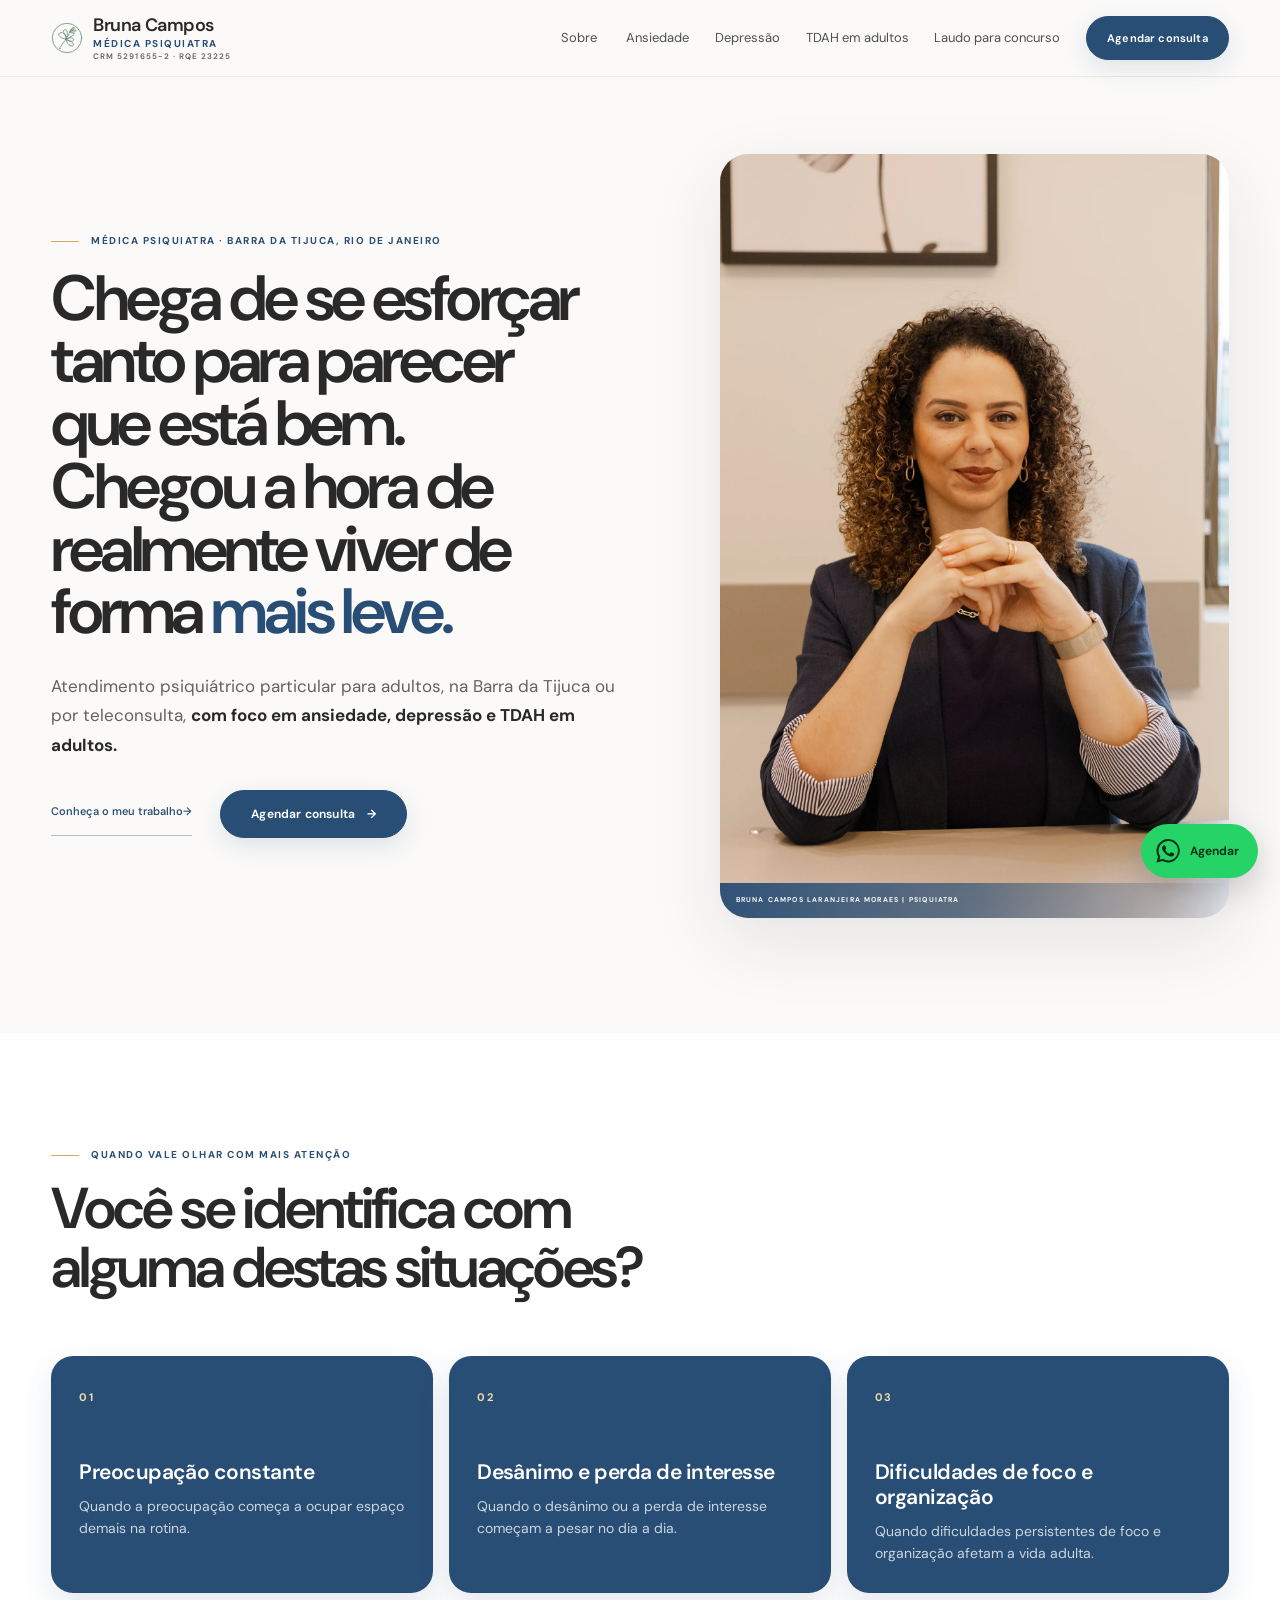
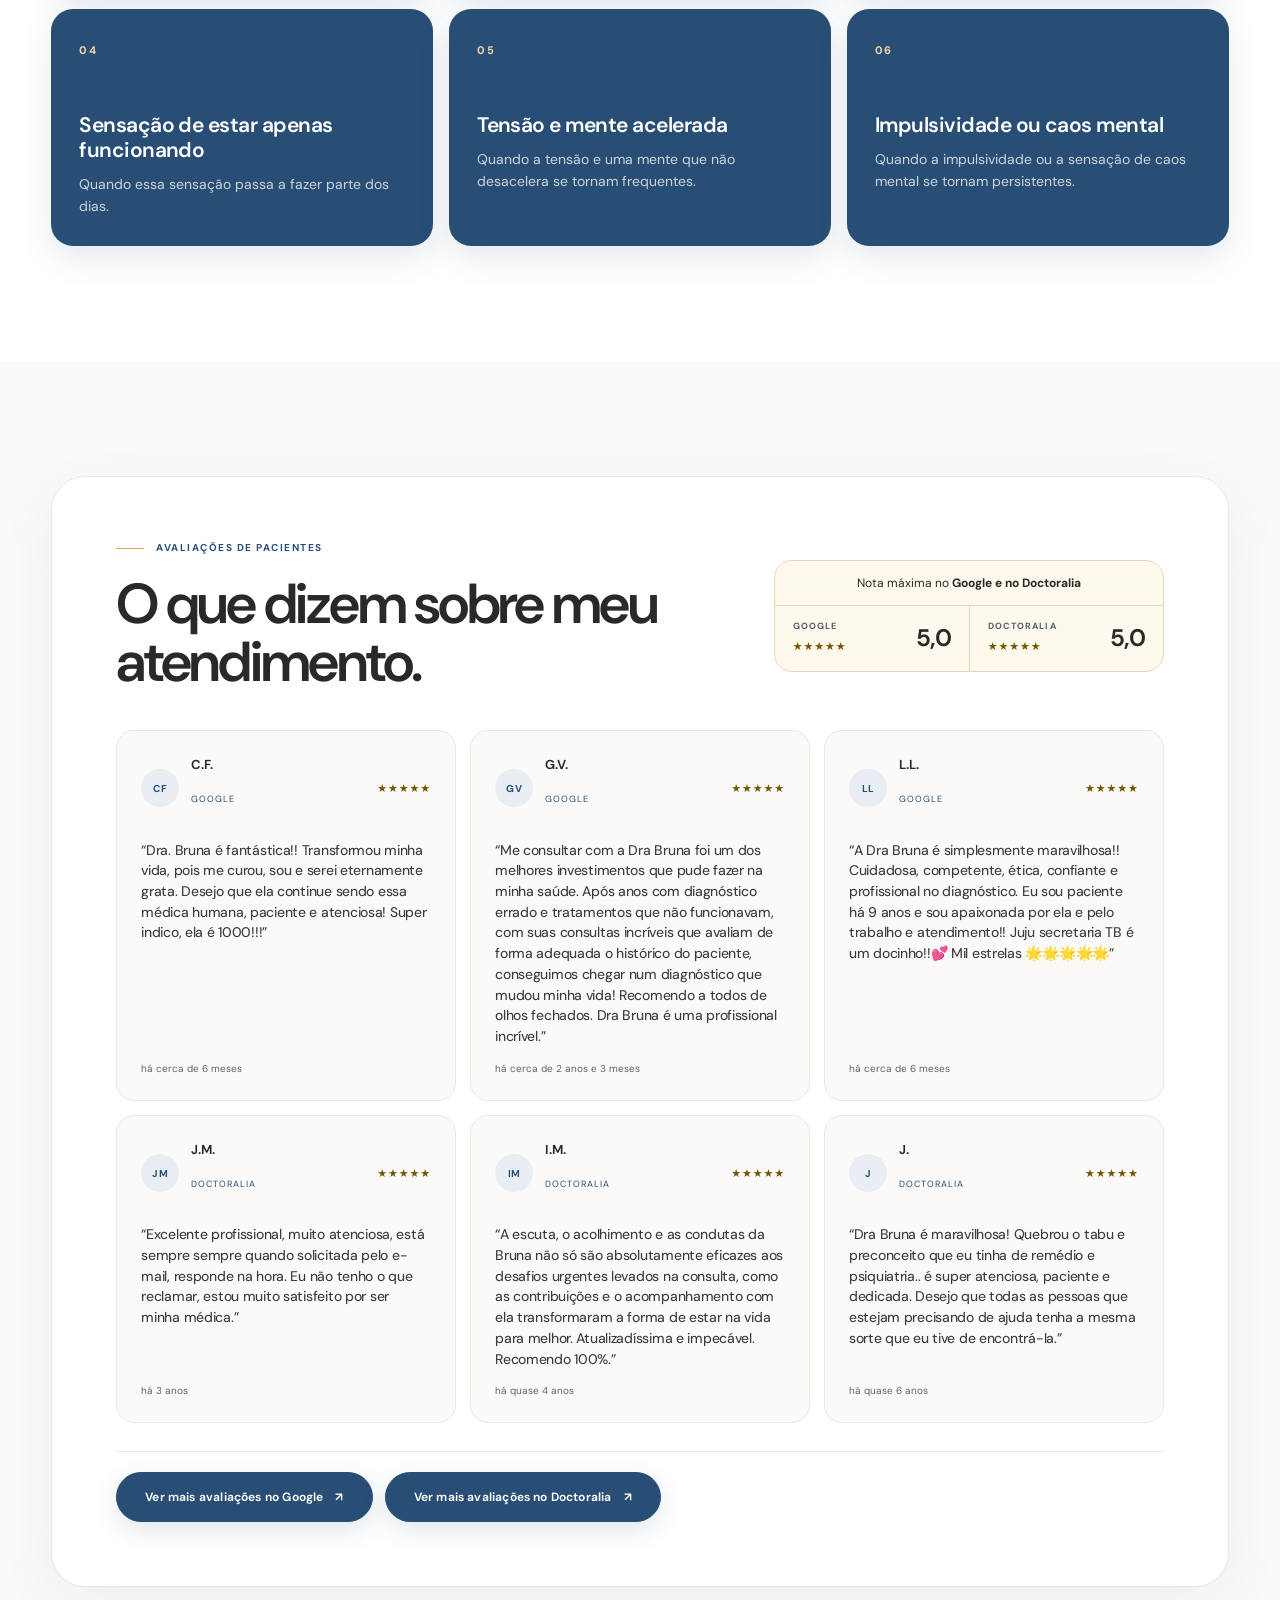
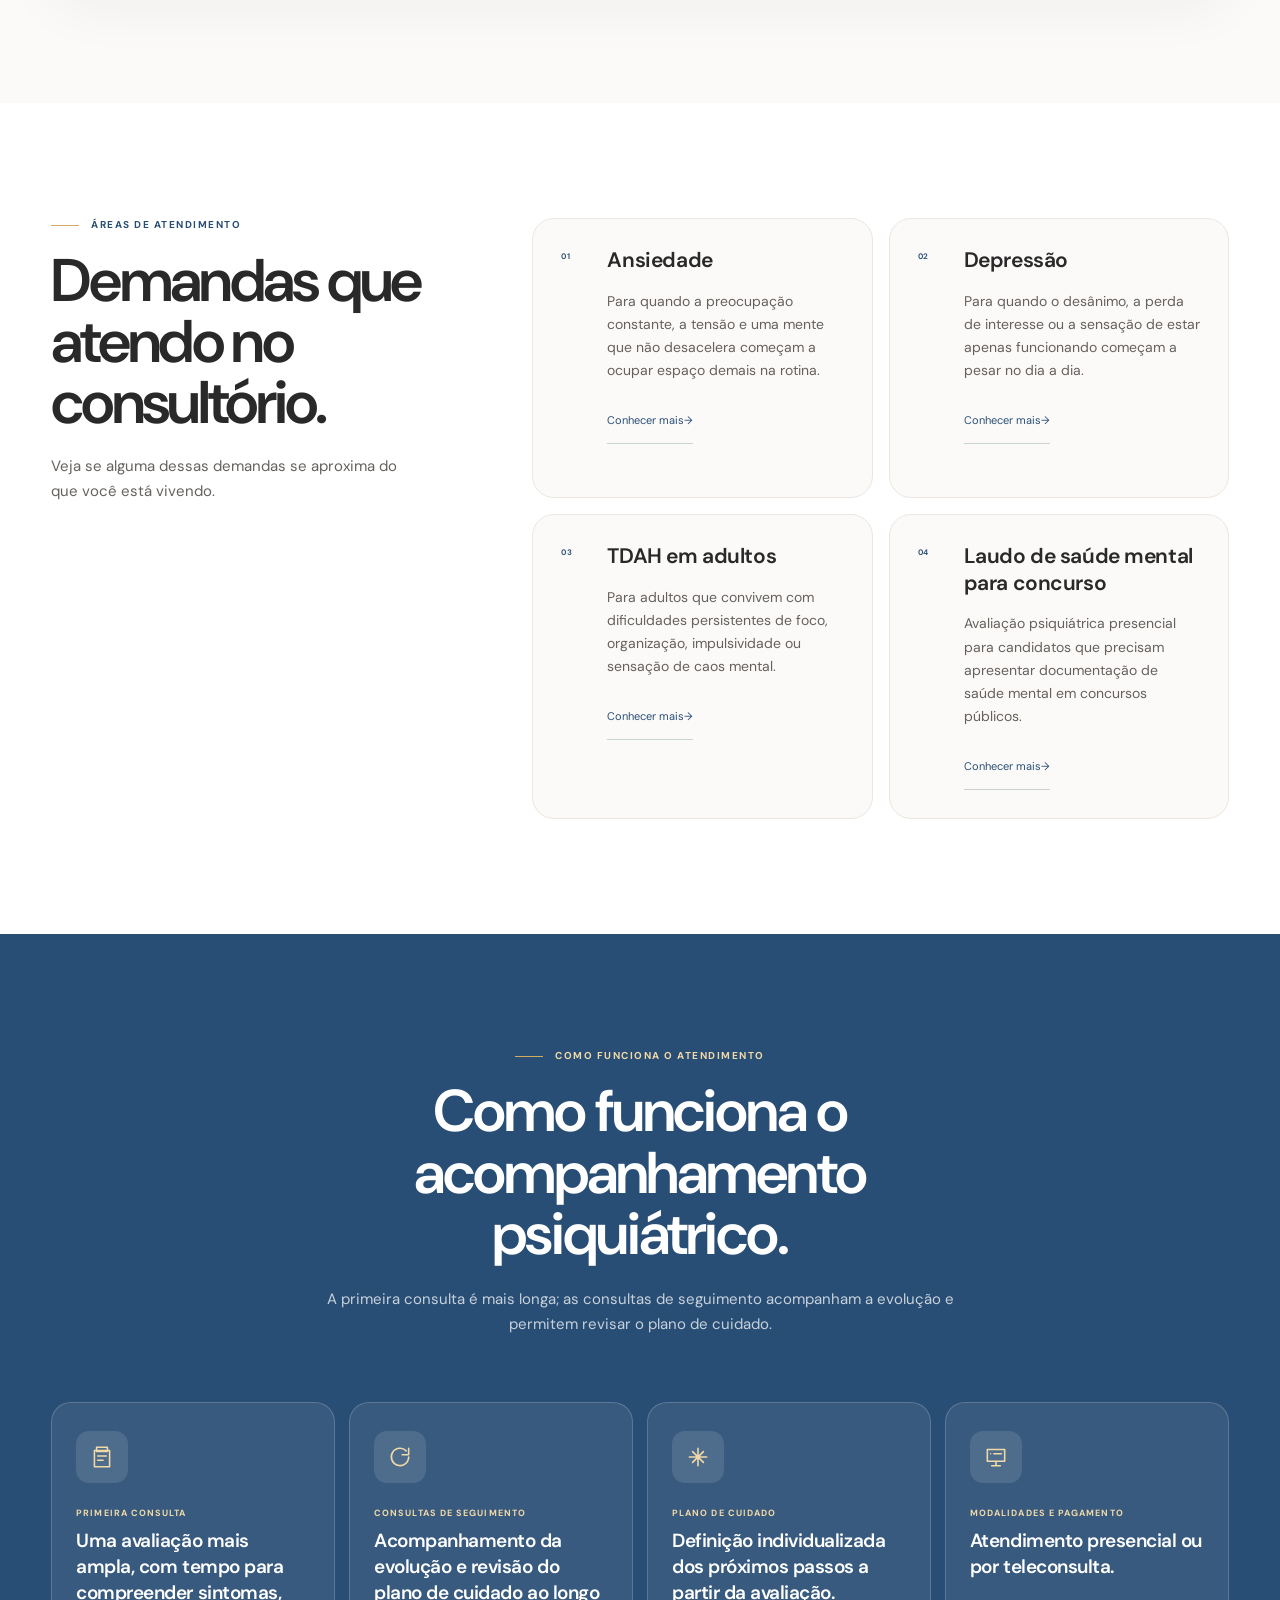
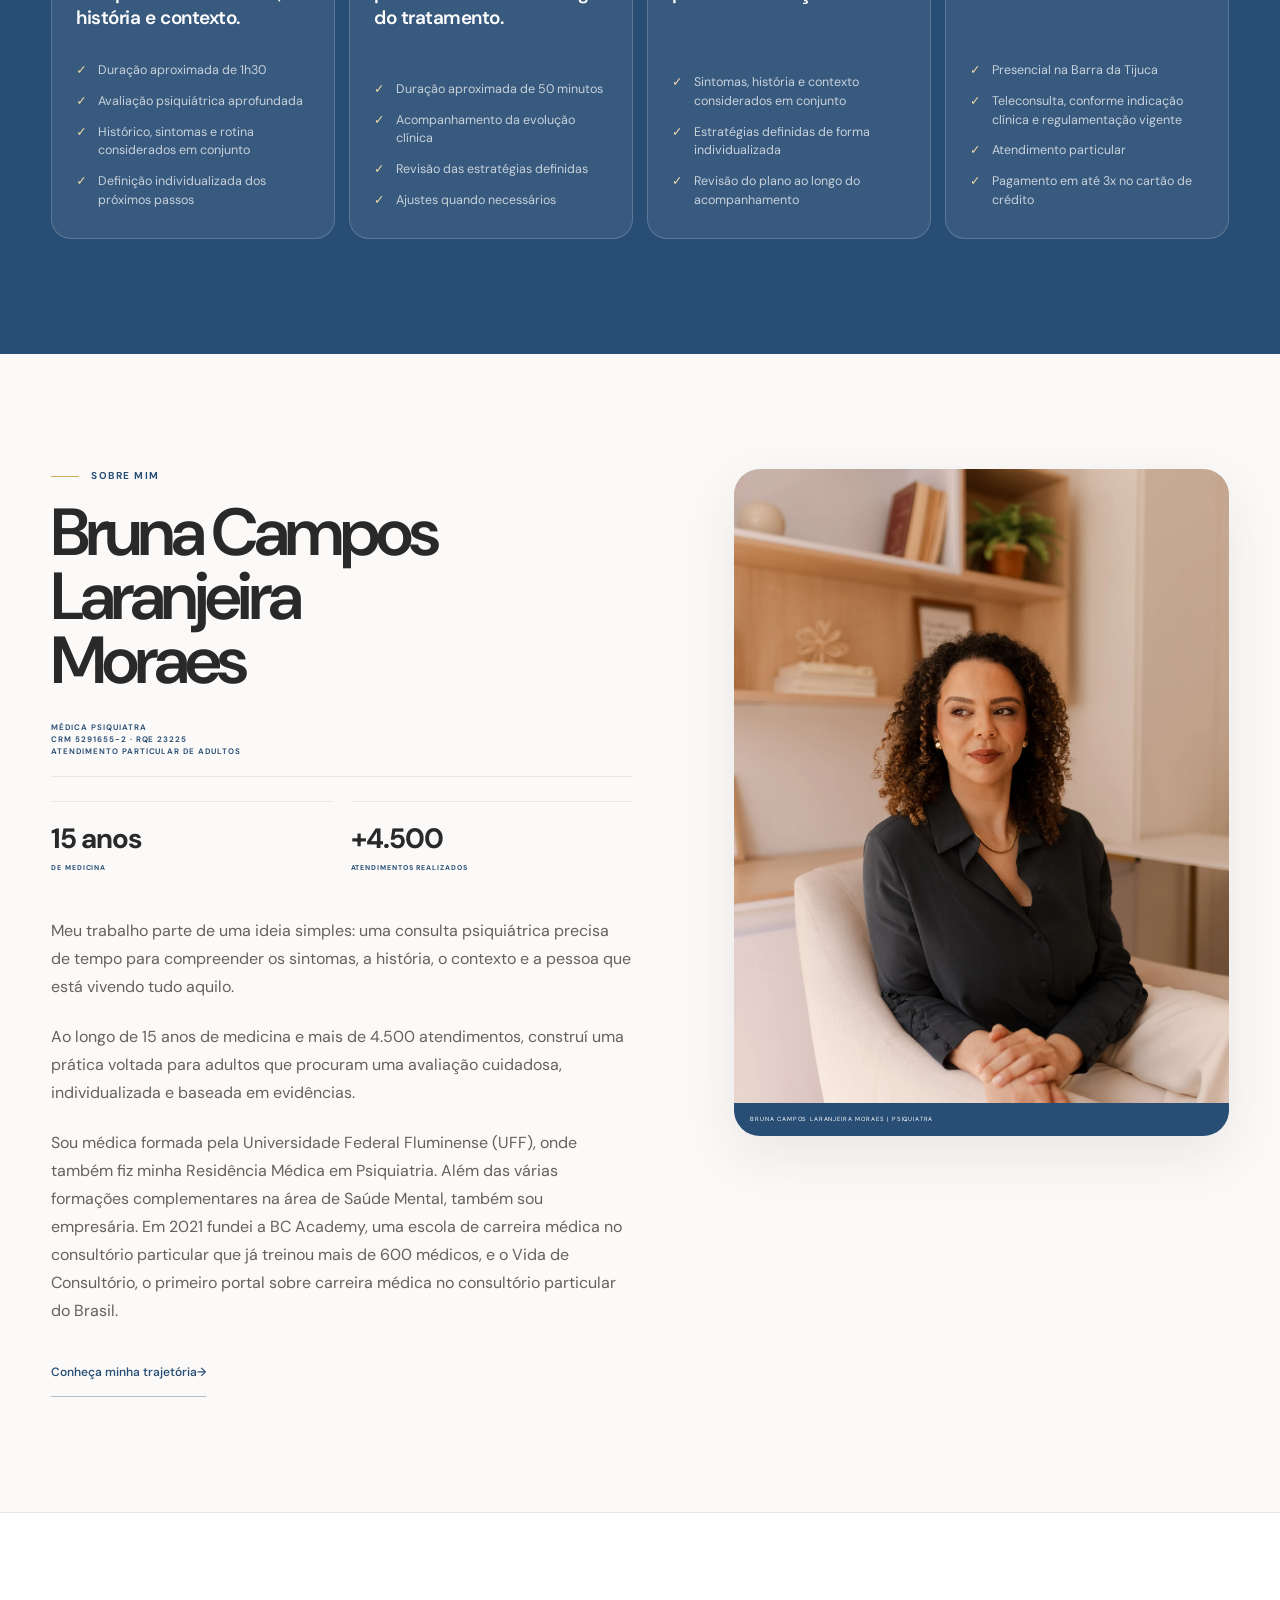
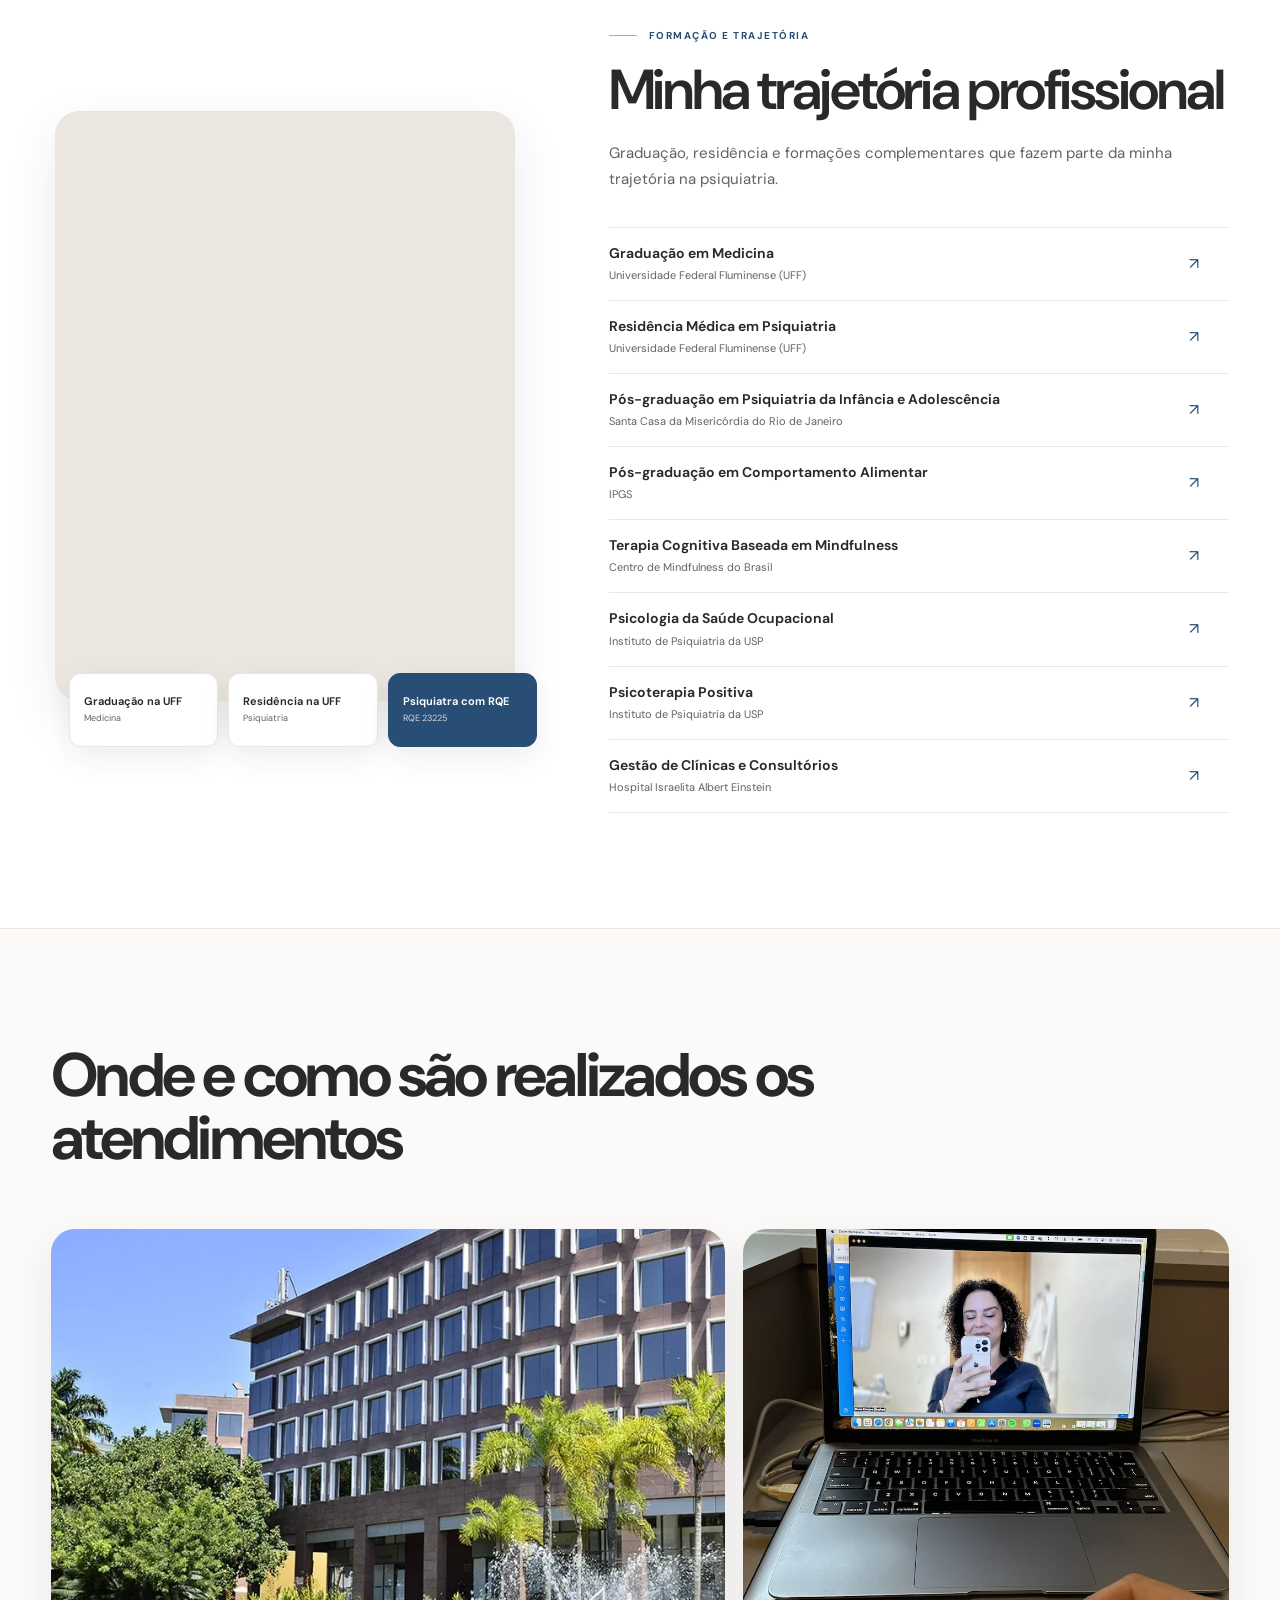
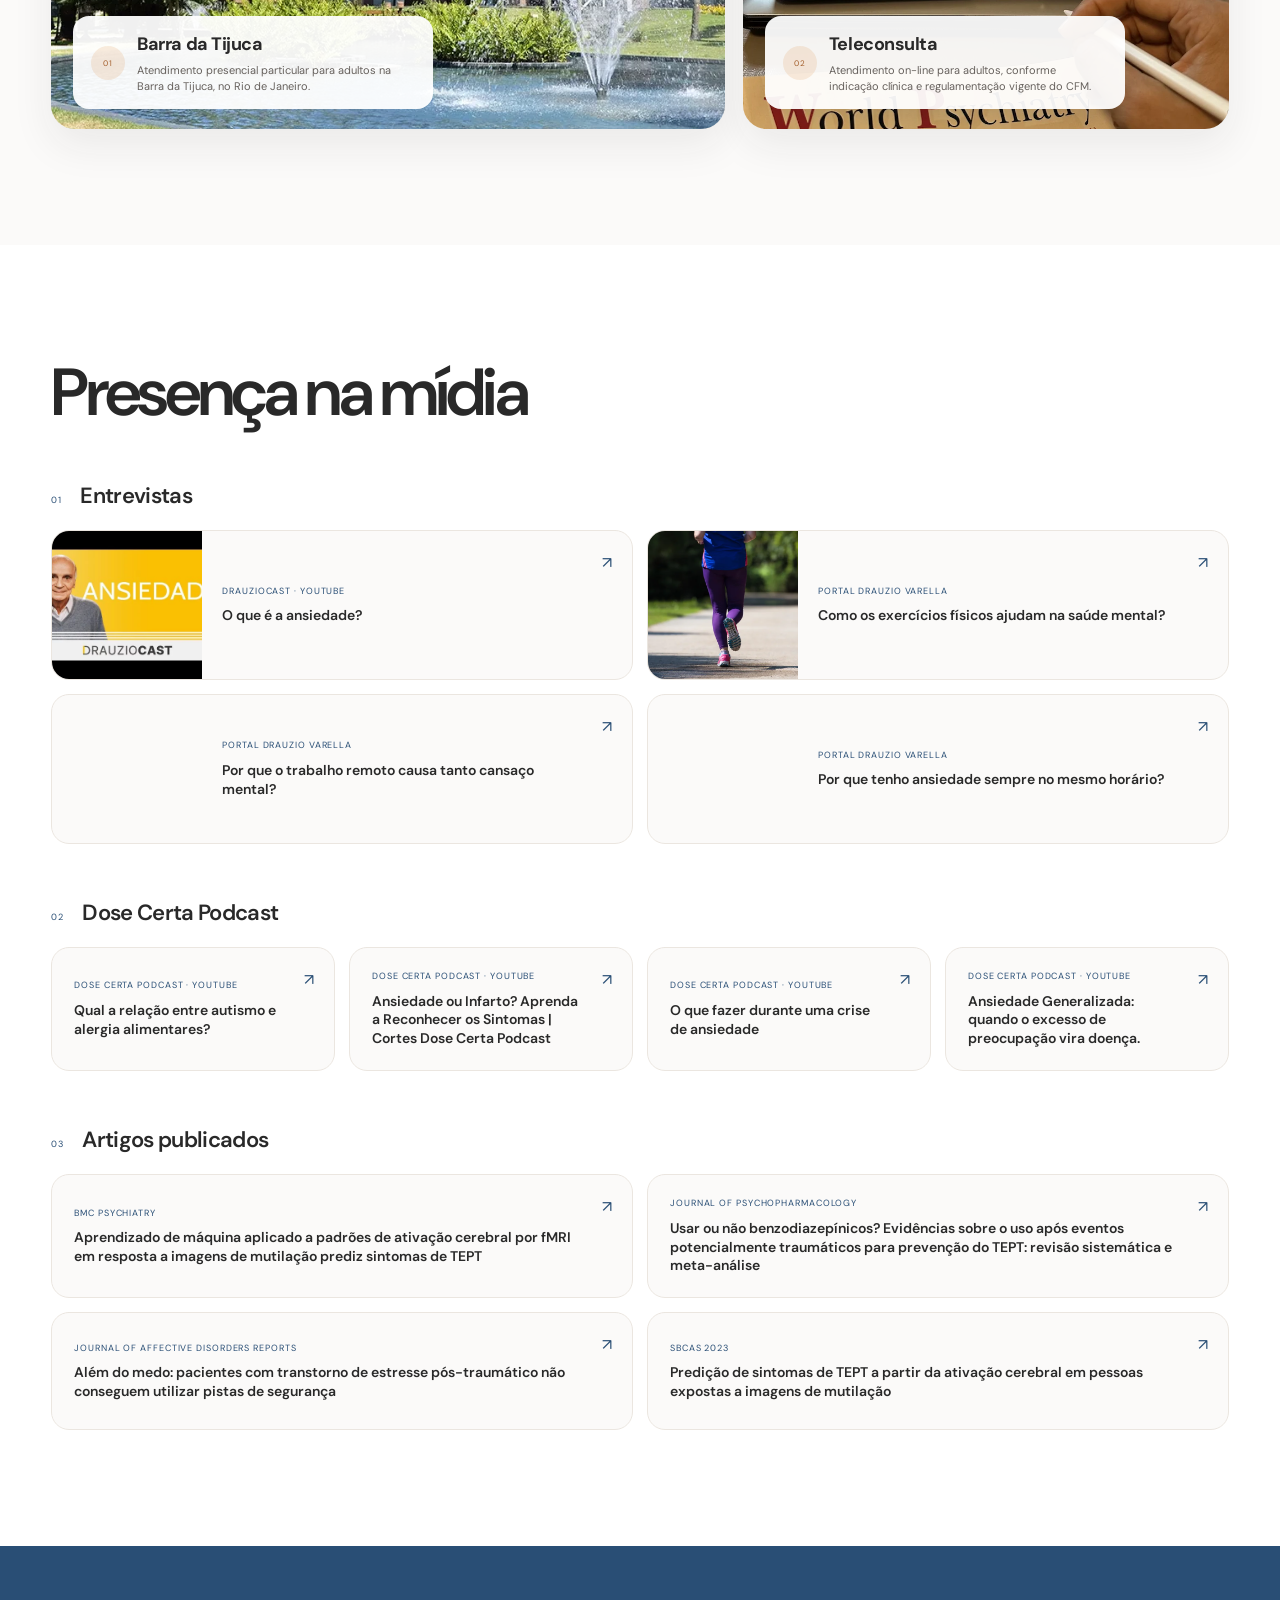
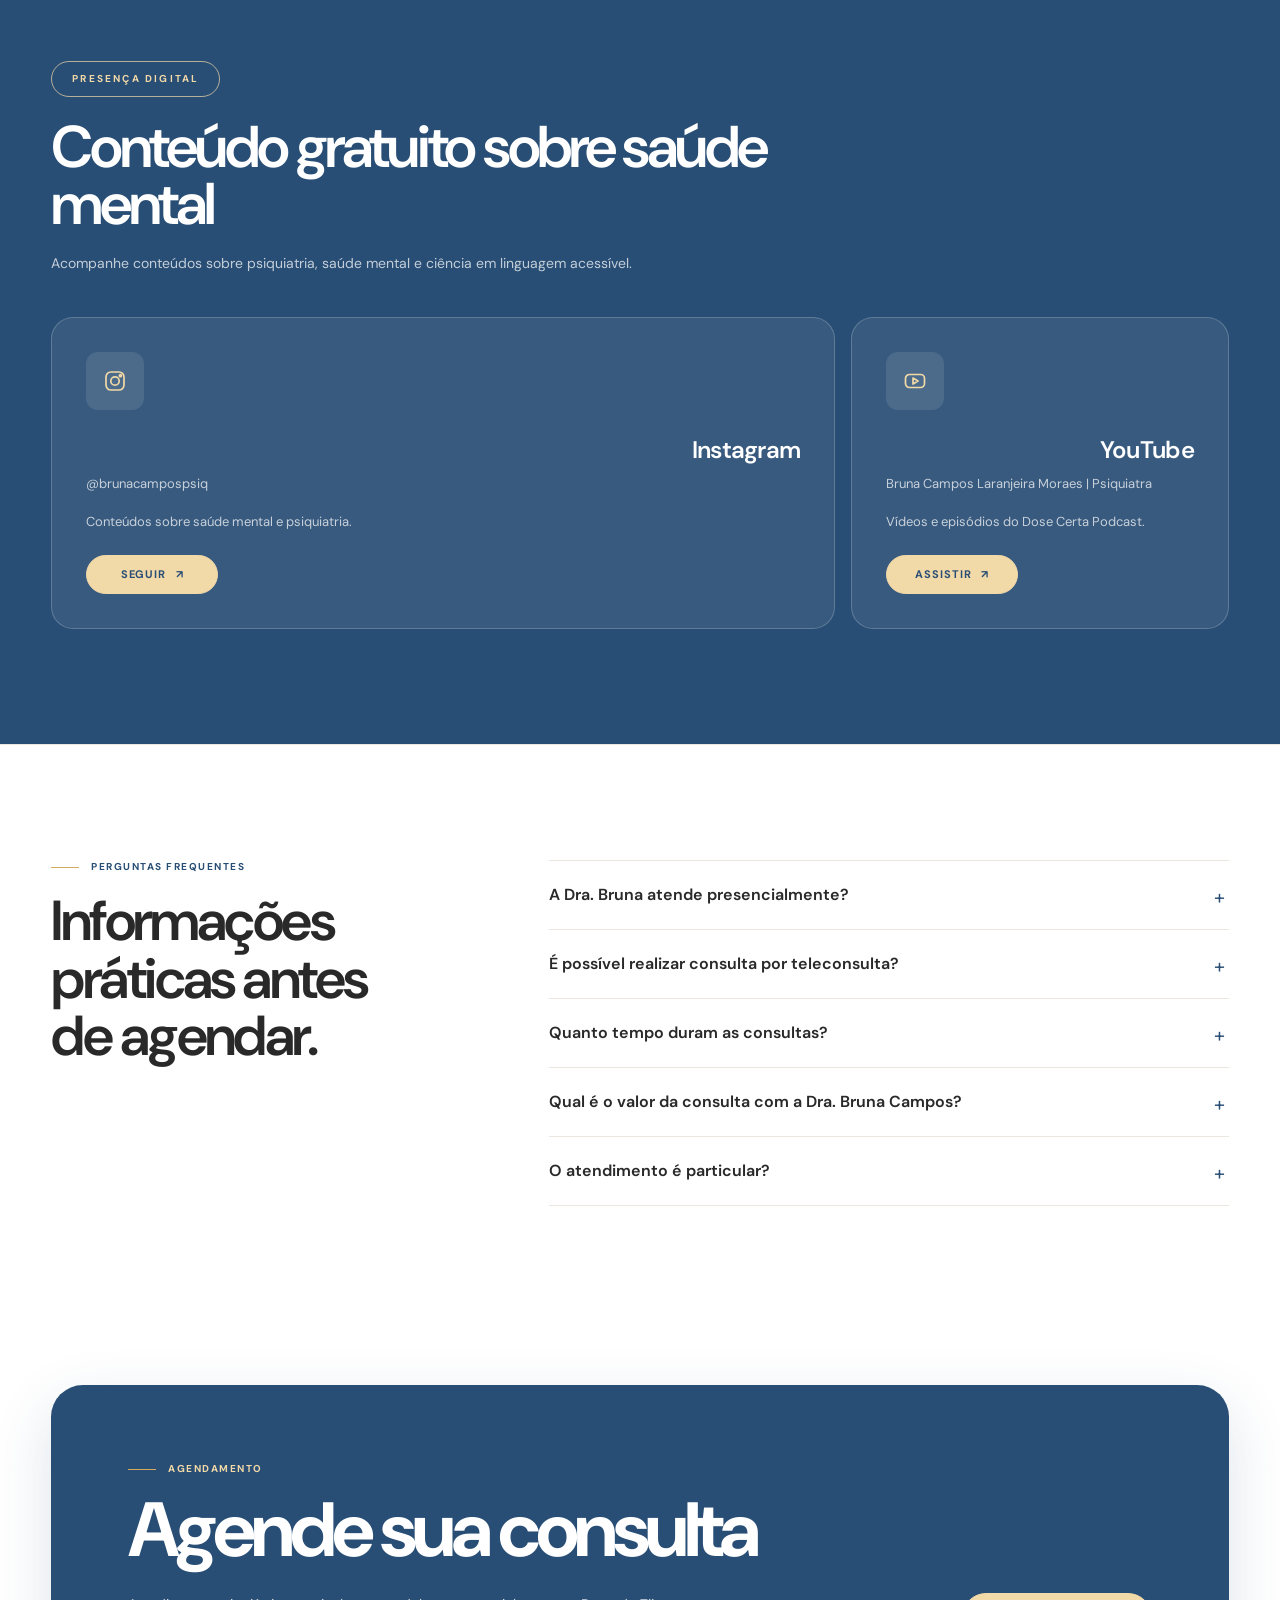
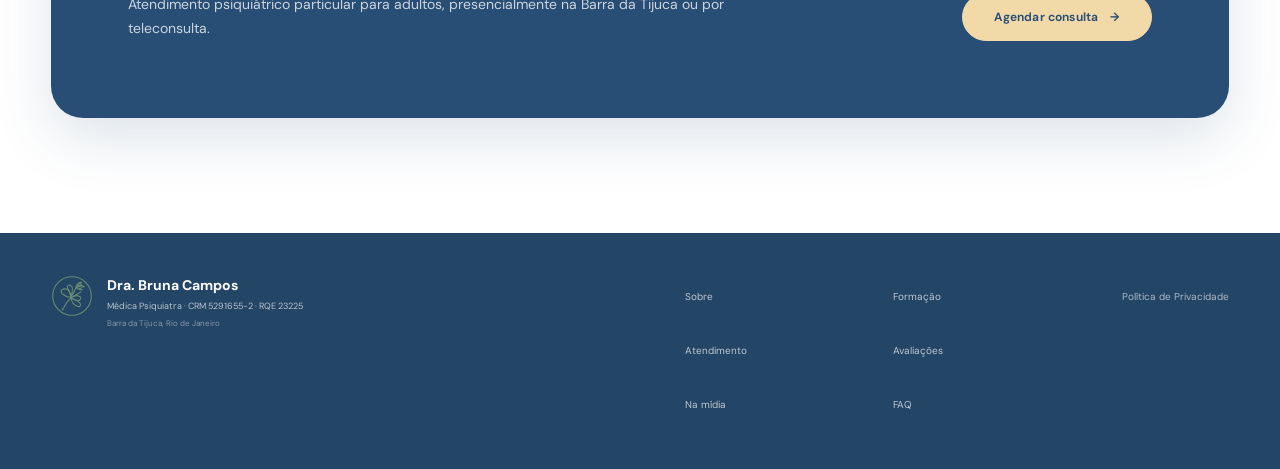
<file: index.html>
<!DOCTYPE html>

<html lang="pt-BR">
<head>
<meta charset="utf-8"/>
<meta content="width=device-width, initial-scale=1" name="viewport"/>
<title>Dra. Bruna Campos | Psiquiatra na Barra da Tijuca</title>
<meta content="Atendimento psiquiátrico particular para adultos na Barra da Tijuca e por teleconsulta, com foco em ansiedade, depressão e TDAH em adultos." name="description"/>
<link href="https://www.brunacampospsiq.com/" rel="canonical"/>
<meta content="website" property="og:type"/>
<meta content="Dra. Bruna Campos | Psiquiatra na Barra da Tijuca" property="og:title"/>
<meta content="Atendimento psiquiátrico particular para adultos na Barra da Tijuca e por teleconsulta, com foco em ansiedade, depressão e TDAH em adultos." property="og:description"/>
<link href="https://fonts.googleapis.com" rel="preconnect"/>
<link crossorigin="" href="https://fonts.gstatic.com" rel="preconnect"/>
<link href="https://fonts.googleapis.com/css2?family=DM+Sans:wght@400;500;600;700&amp;display=swap" rel="stylesheet"/>
<link href="assets/css/styles.css?v=25" rel="stylesheet"/>
<meta content="pt_BR" property="og:locale"/><meta content="https://www.brunacampospsiq.com/" property="og:url"/><meta content="https://www.brunacampospsiq.com/assets/images/bruna-hero.webp" property="og:image"/><meta content="summary_large_image" name="twitter:card"/><meta content="Dra. Bruna Campos | Psiquiatra na Barra da Tijuca" name="twitter:title"/><meta content="Atendimento psiquiátrico particular para adultos na Barra da Tijuca e por teleconsulta, com foco em ansiedade, depressão e TDAH em adultos." name="twitter:description"/><meta content="https://www.brunacampospsiq.com/assets/images/bruna-hero.webp" name="twitter:image"/><meta content="Bruna Campos Laranjeira Moraes" name="author"/><link href="favicon.svg" rel="icon" type="image/svg+xml"/><link as="image" fetchpriority="high" href="assets/images/bruna-hero.webp" rel="preload"/><script id="site-entity-schema" type="application/ld+json">{
  "@context": "https://schema.org",
  "@graph": [
    {
      "@type": "WebSite",
      "@id": "https://www.brunacampospsiq.com/#website",
      "url": "https://www.brunacampospsiq.com/",
      "name": "Dra. Bruna Campos | Psiquiatria",
      "inLanguage": "pt-BR",
      "publisher": {
        "@id": "https://www.brunacampospsiq.com/#bruna"
      }
    },
    {
      "@type": [
        "Person",
        "Physician"
      ],
      "@id": "https://www.brunacampospsiq.com/#bruna",
      "name": "Bruna Campos Laranjeira Moraes",
      "alternateName": "Dra. Bruna Campos",
      "jobTitle": "Médica Psiquiatra",
      "medicalSpecialty": "Psychiatric",
      "areaServed": {
        "@type": "Place",
        "name": "Barra da Tijuca, Rio de Janeiro"
      },
      "alumniOf": {
        "@type": "CollegeOrUniversity",
        "name": "Universidade Federal Fluminense",
        "url": "https://www.uff.br/"
      },
      "knowsAbout": [
        "Ansiedade",
        "Depressão",
        "TDAH em adultos",
        "Psiquiatria de adultos"
      ],
      "sameAs": [
        "https://www.doctoralia.com.br/bruna-campos-2/psiquiatra/rio-de-janeiro",
        "https://www.instagram.com/brunacampospsiq/",
        "https://share.google/ED9ckal8CYqUAlG8l"
      ]
    },
    {
      "@type": "WebPage",
      "@id": "https://www.brunacampospsiq.com/#webpage",
      "url": "https://www.brunacampospsiq.com/",
      "name": "Dra. Bruna Campos | Psiquiatra na Barra da Tijuca",
      "isPartOf": {
        "@id": "https://www.brunacampospsiq.com/#website"
      },
      "about": {
        "@id": "https://www.brunacampospsiq.com/#bruna"
      },
      "inLanguage": "pt-BR"
    }
  ]
}</script></head>
<body class="home-page">
<a class="skip-link" href="#conteudo">Ir para o conteúdo</a>
<header class="site-header" data-header="">
<div class="shell header-inner">
<a aria-label="Dra. Bruna Campos, início" class="brand" href="#topo">
<img alt="" aria-hidden="true" class="brand-symbol" src="assets/images/logo-bruna-campos.svg?v=20"/>
<span class="brand-copy">
<strong>Bruna Campos</strong>
<span>Médica Psiquiatra</span>
<small>CRM 5291655-2 · RQE 23225</small>
</span>
</a>
<nav aria-label="Navegação principal" class="desktop-nav">
<a href="sobre/">Sobre</a>
<a href="ansiedade/">Ansiedade</a>
<a href="depressao/">Depressão</a>
<a href="tdah/">TDAH em adultos</a>
<a href="laudo-saude-mental-concurso/">Laudo para concurso</a>
</nav>
<a class="button button-small header-cta" href="https://wa.me/5521999131898?text=Ol%C3%A1%2C%20gostaria%20de%20informa%C3%A7%C3%B5es%20sobre%20agendamento%20de%20consulta%20com%20a%20Dra.%20Bruna%20Campos." rel="noopener noreferrer" target="_blank">Agendar consulta</a>
<button aria-controls="mobile-menu" aria-expanded="false" aria-label="Abrir menu" class="menu-toggle" data-menu-toggle="" type="button">
<span></span><span></span>
</button>
</div>
<nav aria-label="Navegação mobile" class="mobile-menu" data-mobile-menu="" hidden="" id="mobile-menu">
<a href="sobre/">Sobre</a>
<a href="ansiedade/">Ansiedade</a>
<a href="depressao/">Depressão</a>
<a href="tdah/">TDAH em adultos</a>
<a href="laudo-saude-mental-concurso/">Laudo para concurso</a>
<a class="button" href="https://wa.me/5521999131898?text=Ol%C3%A1%2C%20gostaria%20de%20informa%C3%A7%C3%B5es%20sobre%20agendamento%20de%20consulta%20com%20a%20Dra.%20Bruna%20Campos." rel="noopener noreferrer" target="_blank">Agendar consulta</a>
</nav>
</header>
<main id="conteudo"><section aria-labelledby="hero-title" class="hero" id="topo">
<div class="shell hero-grid">
<figure class="hero-photo-wrap">
<img alt="Dra. Bruna Campos em retrato profissional" class="hero-photo" decoding="async" fetchpriority="high" height="2400" src="assets/images/bruna-hero.webp" width="1600"/>
<figcaption class="photo-signature">Bruna Campos Laranjeira Moraes | Psiquiatra</figcaption>
</figure>
<div class="hero-copy">
<p class="eyebrow"><span></span>Médica psiquiatra · Barra da Tijuca, Rio de Janeiro</p>
<h1 id="hero-title">
            Chega de se esforçar tanto para parecer que está bem.<br/>
            Chegou a hora de realmente viver de forma <em>mais leve.</em>
</h1>
<p class="hero-lead">Atendimento psiquiátrico particular para adultos, na Barra da Tijuca ou por teleconsulta, <strong>com foco em ansiedade, depressão e TDAH em adultos.</strong></p>
<div class="hero-actions">
<a class="text-link" href="sobre/">Conheça o meu trabalho <span aria-hidden="true">→</span></a>
<a class="button" href="https://wa.me/5521999131898?text=Ol%C3%A1%2C%20gostaria%20de%20informa%C3%A7%C3%B5es%20sobre%20agendamento%20de%20consulta%20com%20a%20Dra.%20Bruna%20Campos." rel="noopener noreferrer" target="_blank">Agendar consulta <span aria-hidden="true">→</span></a>
</div>
</div>
</div>
</section><section aria-labelledby="identification-title" class="identification section">
<div class="shell">
<div class="identification-heading">
<p class="eyebrow eyebrow-compact">Quando vale olhar com mais atenção</p>
<h2 id="identification-title">Você se identifica com alguma destas situações?</h2>
</div>
<div class="identification-grid">
<article class="identification-card"><span aria-hidden="true">01</span><h3>Preocupação constante</h3><p>Quando a preocupação começa a ocupar espaço demais na rotina.</p></article>
<article class="identification-card"><span aria-hidden="true">02</span><h3>Desânimo e perda de interesse</h3><p>Quando o desânimo ou a perda de interesse começam a pesar no dia a dia.</p></article>
<article class="identification-card"><span aria-hidden="true">03</span><h3>Dificuldades de foco e organização</h3><p>Quando dificuldades persistentes de foco e organização afetam a vida adulta.</p></article>
<article class="identification-card"><span aria-hidden="true">04</span><h3>Sensação de estar apenas funcionando</h3><p>Quando essa sensação passa a fazer parte dos dias.</p></article>
<article class="identification-card"><span aria-hidden="true">05</span><h3>Tensão e mente acelerada</h3><p>Quando a tensão e uma mente que não desacelera se tornam frequentes.</p></article>
<article class="identification-card"><span aria-hidden="true">06</span><h3>Impulsividade ou caos mental</h3><p>Quando a impulsividade ou a sensação de caos mental se tornam persistentes.</p></article>
</div>
</div>
</section><section aria-labelledby="reviews-title" class="reviews section" id="avaliacoes">
<div class="shell">
<div class="reviews-heading">
<div>
<p class="eyebrow eyebrow-light">Avaliações de pacientes</p>
<h2 id="reviews-title">O que dizem sobre meu atendimento.</h2>
</div>
<div aria-label="Nota máxima no Google e no Doctoralia" class="rating-badge">
<p class="rating-badge-title">Nota máxima no <strong>Google e no Doctoralia</strong></p>
<div class="rating-badge-platforms">
<a aria-label="Ver avaliações da Dra. Bruna Campos no Google" href="https://share.google/ED9ckal8CYqUAlG8l" rel="noopener noreferrer" target="_blank"><span>Google</span><strong>5,0</strong><span aria-label="5 de 5 estrelas" class="stars">★★★★★</span></a>
<a aria-label="Ver avaliações da Dra. Bruna Campos no Doctoralia" href="https://www.doctoralia.com.br/bruna-campos-2/psiquiatra/rio-de-janeiro#profile-reviews" rel="noopener noreferrer" target="_blank"><span>Doctoralia</span><strong>5,0</strong><span aria-label="5 de 5 estrelas" class="stars">★★★★★</span></a>
</div>
</div>
</div>
<div aria-label="Depoimentos selecionados" class="review-cards review-cards-natural">
<article class="review-card review-card-natural">
<header class="review-card-head"><div class="review-avatar">CF</div><div><strong>C.F.</strong><a class="review-source-link" href="https://share.google/ED9ckal8CYqUAlG8l" rel="noopener noreferrer" target="_blank">Google</a></div><span aria-label="5 de 5 estrelas" class="stars review-stars">★★★★★</span></header>
<blockquote>“Dra. Bruna é fantástica!! Transformou minha vida, pois me curou, sou e serei eternamente grata. Desejo que ela continue sendo essa médica humana, paciente e atenciosa! Super indico, ela é 1000!!!”</blockquote>
<time data-approximate="true" data-relative-date="" datetime="2026-05-26">há cerca de 3 meses</time>
</article>
<article class="review-card review-card-natural">
<header class="review-card-head"><div class="review-avatar">GV</div><div><strong>G.V.</strong><a class="review-source-link" href="https://share.google/ED9ckal8CYqUAlG8l" rel="noopener noreferrer" target="_blank">Google</a></div><span aria-label="5 de 5 estrelas" class="stars review-stars">★★★★★</span></header>
<blockquote>“Me consultar com a Dra Bruna foi um dos melhores investimentos que pude fazer na minha saúde. Após anos com diagnóstico errado e tratamentos que não funcionavam, com suas consultas incríveis que avaliam de forma adequada o histórico do paciente, conseguimos chegar num diagnóstico que mudou minha vida! Recomendo a todos de olhos fechados. Dra Bruna é uma profissional incrível.”</blockquote>
<time data-approximate="true" data-relative-date="" datetime="2024-08-26">há cerca de 2 anos</time>
</article>
<article class="review-card review-card-natural">
<header class="review-card-head"><div class="review-avatar">LL</div><div><strong>L.L.</strong><a class="review-source-link" href="https://share.google/ED9ckal8CYqUAlG8l" rel="noopener noreferrer" target="_blank">Google</a></div><span aria-label="5 de 5 estrelas" class="stars review-stars">★★★★★</span></header>
<blockquote>“A Dra Bruna é simplesmente maravilhosa!! Cuidadosa, competente, ética, confiante e profissional no diagnóstico. Eu sou paciente há 9 anos e sou apaixonada por ela e pelo trabalho e atendimento!! Juju secretaria TB é um docinho!!💕 Mil estrelas 🌟🌟🌟🌟🌟”</blockquote>
<time data-approximate="true" data-relative-date="" datetime="2026-05-26">há cerca de 3 meses</time>
</article>
<article class="review-card review-card-natural">
<header class="review-card-head"><div class="review-avatar">JM</div><div><strong>J.M.</strong><a class="review-source-link" href="https://www.doctoralia.com.br/bruna-campos-2/psiquiatra/rio-de-janeiro#profile-reviews" rel="noopener noreferrer" target="_blank">Doctoralia</a></div><span aria-label="5 de 5 estrelas" class="stars review-stars">★★★★★</span></header>
<blockquote>“Excelente profissional, muito atenciosa, está sempre sempre quando solicitada pelo e-mail, responde na hora. Eu não tenho o que reclamar, estou muito satisfeito por ser minha médica.”</blockquote>
<time data-relative-date="" datetime="2023-11-10">10 de novembro de 2023</time>
</article>
<article class="review-card review-card-natural">
<header class="review-card-head"><div class="review-avatar">IM</div><div><strong>I.M.</strong><a class="review-source-link" href="https://www.doctoralia.com.br/bruna-campos-2/psiquiatra/rio-de-janeiro#profile-reviews" rel="noopener noreferrer" target="_blank">Doctoralia</a></div><span aria-label="5 de 5 estrelas" class="stars review-stars">★★★★★</span></header>
<blockquote>“A escuta, o acolhimento e as condutas da Bruna não só são absolutamente eficazes aos desafios urgentes levados na consulta, como as contribuições e o acompanhamento com ela transformaram a forma de estar na vida para melhor. Atualizadíssima e impecável. Recomendo 100%.”</blockquote>
<time data-relative-date="" datetime="2023-01-14">14 de janeiro de 2023</time>
</article>
<article class="review-card review-card-natural">
<header class="review-card-head"><div class="review-avatar">J</div><div><strong>J.</strong><a class="review-source-link" href="https://www.doctoralia.com.br/bruna-campos-2/psiquiatra/rio-de-janeiro#profile-reviews" rel="noopener noreferrer" target="_blank">Doctoralia</a></div><span aria-label="5 de 5 estrelas" class="stars review-stars">★★★★★</span></header>
<blockquote>“Dra Bruna é maravilhosa! Quebrou o tabu e preconceito que eu tinha de remédio e psiquiatria.. é super atenciosa, paciente e dedicada. Desejo que todas as pessoas que estejam precisando de ajuda tenha a mesma sorte que eu tive de encontrá-la.”</blockquote>
<time data-relative-date="" datetime="2021-01-08">8 de janeiro de 2021</time>
</article>
</div>
<div class="reviews-more reviews-actions"><a class="button reviews-button" href="https://share.google/ED9ckal8CYqUAlG8l" rel="noopener noreferrer" target="_blank">Ver mais avaliações no Google <span aria-hidden="true">↗</span></a><a class="button reviews-button" href="https://www.doctoralia.com.br/bruna-campos-2/psiquiatra/rio-de-janeiro#profile-reviews" rel="noopener noreferrer" target="_blank">Ver mais avaliações no Doctoralia <span aria-hidden="true">↗</span></a></div>
</div>
</section><section aria-labelledby="areas-title" class="areas section" id="servicos">
<div class="shell editorial-grid">
<div class="section-intro">
<p class="eyebrow eyebrow-compact">Áreas de atendimento</p>
<h2 id="areas-title">Demandas que atendo no consultório.</h2>
<p>Veja se alguma dessas demandas se aproxima do que você está vivendo.</p>
</div>
<div class="areas-list">
<article class="area-item" id="ansiedade">
<span class="index">01</span>
<div>
<h3>Ansiedade</h3>
<p>Para quando a preocupação constante, a tensão e uma mente que não desacelera começam a ocupar espaço demais na rotina.</p>
<a aria-label="Conhecer mais sobre ansiedade" href="ansiedade/">Conhecer mais <span aria-hidden="true">→</span></a>
</div>
</article>
<article class="area-item" id="depressao">
<span class="index">02</span>
<div>
<h3>Depressão</h3>
<p>Para quando o desânimo, a perda de interesse ou a sensação de estar apenas funcionando começam a pesar no dia a dia.</p>
<a aria-label="Conhecer mais sobre depressão" href="depressao/">Conhecer mais <span aria-hidden="true">→</span></a>
</div>
</article>
<article class="area-item" id="tdah">
<span class="index">03</span>
<div>
<h3>TDAH em adultos</h3>
<p>Para adultos que convivem com dificuldades persistentes de foco, organização, impulsividade ou sensação de caos mental.</p>
<a aria-label="Conhecer mais sobre TDAH em adultos" href="tdah/">Conhecer mais <span aria-hidden="true">→</span></a>
</div>
</article>
<article class="area-item" id="laudo">
<span class="index">04</span>
<div>
<h3>Laudo de saúde mental para concurso</h3>
<p>Avaliação psiquiátrica presencial para candidatos que precisam apresentar documentação de saúde mental em concursos públicos.</p>
<a aria-label="Conhecer mais sobre laudo de saúde mental para concurso" href="laudo-saude-mental-concurso/">Conhecer mais <span aria-hidden="true">→</span></a>
</div>
</article>
</div>
</div>
</section><section aria-labelledby="care-title" class="care section" id="atendimento">
<div class="shell">
<div class="care-heading">
<p class="eyebrow eyebrow-compact">Como funciona o atendimento</p>
<h2 id="care-title">Como funciona o acompanhamento psiquiátrico.</h2>
<p class="care-subtitle">A primeira consulta é mais longa; as consultas de seguimento acompanham a evolução e permitem revisar o plano de cuidado.</p>
</div>
<div class="care-boxes">
<article class="care-box care-box-featured">
<div aria-hidden="true" class="care-box-icon">
<svg viewbox="0 0 24 24"><path d="M7 3h10v4H7zM5 6h14v15H5zM8 11h8M8 15h5"></path></svg>
</div>
<p class="care-kicker">Primeira consulta</p>
<h3>Uma avaliação mais ampla, com tempo para compreender sintomas, história e contexto.</h3>
<ul>
<li>Duração aproximada de 1h30</li>
<li>Avaliação psiquiátrica aprofundada</li>
<li>Histórico, sintomas e rotina considerados em conjunto</li>
<li>Definição individualizada dos próximos passos</li>
</ul>
</article>
<article class="care-box">
<div aria-hidden="true" class="care-box-icon">
<svg viewbox="0 0 24 24"><path d="M20 12a8 8 0 1 1-2.3-5.7M20 4v6h-6"></path></svg>
</div>
<p class="care-kicker">Consultas de seguimento</p>
<h3>Acompanhamento da evolução e revisão do plano de cuidado ao longo do tratamento.</h3>
<ul>
<li>Duração aproximada de 50 minutos</li>
<li>Acompanhamento da evolução clínica</li>
<li>Revisão das estratégias definidas</li>
<li>Ajustes quando necessários</li>
</ul>
</article>
<article class="care-box">
<div aria-hidden="true" class="care-box-icon">
<svg viewbox="0 0 24 24"><path d="M4 12h16M12 4v16M7 7l10 10M17 7 7 17"></path></svg>
</div>
<p class="care-kicker">Plano de cuidado</p>
<h3>Definição individualizada dos próximos passos a partir da avaliação.</h3>
<ul>
<li>Sintomas, história e contexto considerados em conjunto</li>
<li>Estratégias definidas de forma individualizada</li>
<li>Revisão do plano ao longo do acompanhamento</li>
</ul>
</article>
<article class="care-box">
<div aria-hidden="true" class="care-box-icon">
<svg viewbox="0 0 24 24"><path d="M4 5h16v11H4zM8 20h8M12 16v4M7 9h.01M10 9h7"></path></svg>
</div>
<p class="care-kicker">Modalidades e pagamento</p>
<h3>Atendimento presencial ou por teleconsulta.</h3>
<ul>
<li>Presencial na Barra da Tijuca</li>
<li>Teleconsulta, conforme indicação clínica e regulamentação vigente</li>
<li>Atendimento particular</li>
<li>Pagamento em até 3x no cartão de crédito</li>
</ul>
</article>
</div>
</div>
</section><section aria-labelledby="about-title" class="about section" id="sobre">
<div class="shell about-grid">
<div class="about-identity">
<p class="eyebrow eyebrow-compact">Sobre mim</p>
<h2 id="about-title">Bruna Campos<br/>Laranjeira<br/>Moraes</h2>
<p class="credentials">Médica Psiquiatra<br/>CRM 5291655-2 · RQE 23225<br/>Atendimento particular de adultos</p>
<div aria-label="Dados profissionais" class="facts">
<div><strong>15 anos</strong><span>de medicina</span></div>
<div><strong>+4.500</strong><span>atendimentos realizados</span></div>
</div>
</div>
<div class="about-copy">
<p>Meu trabalho parte de uma ideia simples: uma consulta psiquiátrica precisa de tempo para compreender os sintomas, a história, o contexto e a pessoa que está vivendo tudo aquilo.</p>
<p>Ao longo de 15 anos de medicina e mais de 4.500 atendimentos, construí uma prática voltada para adultos que procuram uma avaliação cuidadosa, individualizada e baseada em evidências.</p>
<p>Sou médica formada pela Universidade Federal Fluminense (UFF), onde também fiz minha Residência Médica em Psiquiatria. Além das várias formações complementares na área de Saúde Mental, também sou empresária. Em 2021 fundei a BC Academy, uma escola de carreira médica no consultório particular que já treinou mais de 600 médicos, e o Vida de Consultório, o primeiro portal sobre carreira médica no consultório particular do Brasil.</p>
<a class="text-link about-link" href="sobre/">Conheça minha trajetória <span aria-hidden="true">→</span></a>
</div>
<figure class="about-photo-wrap">
<img alt="Dra. Bruna Campos em seu consultório" class="about-photo" decoding="async" height="2400" loading="lazy" src="assets/images/bruna-sobre.webp" width="1600"/>
<figcaption>Bruna Campos Laranjeira Moraes | Psiquiatra</figcaption>
</figure>
</div>
</section><section aria-labelledby="formation-title" class="formation section" id="formacao">
<div class="shell formation-profile-grid">
<div class="formation-visual">
<figure class="formation-photo-frame">
<img alt="Dra. Bruna Campos lendo um livro" class="formation-photo" decoding="async" height="2400" loading="lazy" src="assets/images/bruna-formacao.webp" width="1600"/>
</figure>
<div aria-label="Principais credenciais" class="formation-badges">
<a class="formation-badge" href="https://www.uff.br/" rel="noopener noreferrer" target="_blank">
<strong>Graduação na UFF</strong><span>Medicina</span>
</a>
<a class="formation-badge" href="https://www.uff.br/" rel="noopener noreferrer" target="_blank">
<strong>Residência na UFF</strong><span>Psiquiatria</span>
</a>
<div class="formation-badge formation-badge-accent">
<strong>Psiquiatra com RQE</strong><span>RQE 23225</span>
</div>
</div>
</div>
<div class="formation-content">
<p class="eyebrow eyebrow-compact">Formação e trajetória</p>
<h2 id="formation-title">Minha trajetória profissional</h2>
<p class="formation-lead">Graduação, residência e formações complementares que fazem parte da minha trajetória na psiquiatria.</p>
<div aria-label="Formação profissional" class="formation-clean-list"><a href="https://www.uff.br/" rel="noopener noreferrer" target="_blank"><strong>Graduação em Medicina</strong><span>Universidade Federal Fluminense (UFF)</span><i>↗</i></a><a href="https://www.uff.br/" rel="noopener noreferrer" target="_blank"><strong>Residência Médica em Psiquiatria</strong><span>Universidade Federal Fluminense (UFF)</span><i>↗</i></a><a href="https://www.santacasadamisericordia.org/" rel="noopener noreferrer" target="_blank"><strong>Pós-graduação em Psiquiatria da Infância e Adolescência</strong><span>Santa Casa da Misericórdia do Rio de Janeiro</span><i>↗</i></a><a href="https://ipgs.com.br/" rel="noopener noreferrer" target="_blank"><strong>Pós-graduação em Comportamento Alimentar</strong><span>IPGS</span><i>↗</i></a><a href="https://www.brasilmindfulness.com/" rel="noopener noreferrer" target="_blank"><strong>Terapia Cognitiva Baseada em Mindfulness</strong><span>Centro de Mindfulness do Brasil</span><i>↗</i></a><a href="https://ipqhc.org.br/" rel="noopener noreferrer" target="_blank"><strong>Psicologia da Saúde Ocupacional</strong><span>Instituto de Psiquiatria da USP</span><i>↗</i></a><a href="https://ipqhc.org.br/" rel="noopener noreferrer" target="_blank"><strong>Psicoterapia Positiva</strong><span>Instituto de Psiquiatria da USP</span><i>↗</i></a><a href="https://ensino.einstein.br/curta-duracao/gest%C3%A3o%20clinica" rel="noopener noreferrer" target="_blank"><strong>Gestão de Clínicas e Consultórios</strong><span>Hospital Israelita Albert Einstein</span><i>↗</i></a></div>
</div>
</div>
</section><section aria-labelledby="modalities-title" class="modalities section" id="modalidades">
<div class="shell modalities-grid">
<div class="modalities-heading"><h2 class="section-display-title" id="modalities-title">Onde e como são realizados os atendimentos</h2></div>
<div class="modality-panels">
<article>
<img alt="Fachada do local de atendimento presencial na Barra da Tijuca" class="modality-photo" decoding="async" height="600" loading="lazy" src="assets/images/atendimento-barra.webp" width="800"/>
<div class="modality-caption">
<span class="modality-index">01</span>
<div>
<h3>Barra da Tijuca</h3>
<p>Atendimento presencial particular para adultos na Barra da Tijuca, no Rio de Janeiro.</p>
</div>
</div>
</article>
<article class="modality-panel-accent">
<img alt="Contexto de teleconsulta com atendimento por videochamada" class="modality-photo modality-photo-portrait" decoding="async" height="1308" loading="lazy" src="assets/images/atendimento-teleconsulta.webp" width="898"/>
<div class="modality-caption">
<span class="modality-index">02</span>
<div>
<h3>Teleconsulta</h3>
<p>Atendimento on-line para adultos, conforme indicação clínica e regulamentação vigente do CFM.</p>
</div>
</div>
</article>
</div>
</div>
</section><section aria-labelledby="media-title" class="media section" id="midia"><div class="shell media-showcase"><div class="media-showcase-head media-showcase-head-simple"><h2 id="media-title">Presença na mídia</h2></div><div class="media-groups"><section aria-labelledby="media-1-title" class="media-group"><div class="media-group-title"><span>01</span><h3 id="media-1-title">Entrevistas</h3></div><div class="media-card-grid"><a class="media-card media-card-with-thumbnail" href="https://youtu.be/bxE9bQWkuxI?si=6CmDS2wz8oLLCxSa" rel="noopener noreferrer" target="_blank"><img alt="" class="media-card-thumbnail" decoding="async" height="360" loading="lazy" src="assets/images/media/entrevista-ansiedade-drauziocast.webp" width="480"/><span class="media-card-copy"><small>DrauzioCast · YouTube</small><strong>O que é a ansiedade?</strong></span><i>↗</i></a><a class="media-card media-card-with-thumbnail" href="https://drauziovarella.uol.com.br/atividade-fisica/como-os-exercicios-fisicos-ajudam-na-saude-mental/" rel="noopener noreferrer" target="_blank"><img alt="" class="media-card-thumbnail" decoding="async" height="540" loading="lazy" src="assets/images/media/exercicios-saude-mental.webp" width="960"/><span class="media-card-copy"><small>Portal Drauzio Varella</small><strong>Como os exercícios físicos ajudam na saúde mental?</strong></span><i>↗</i></a><a class="media-card media-card-with-thumbnail" href="https://drauziovarella.uol.com.br/psiquiatria/por-que-o-trabalho-remoto-causa-tanto-cansaco-mental/" rel="noopener noreferrer" target="_blank"><img alt="" class="media-card-thumbnail" decoding="async" height="541" loading="lazy" src="assets/images/media/trabalho-remoto-cansaco-mental.webp" width="960"/><span class="media-card-copy"><small>Portal Drauzio Varella</small><strong>Por que o trabalho remoto causa tanto cansaço mental?</strong></span><i>↗</i></a><a class="media-card media-card-with-thumbnail" href="https://drauziovarella.uol.com.br/psiquiatria/por-que-tenho-ansiedade-sempre-no-mesmo-horario/" rel="noopener noreferrer" target="_blank"><img alt="" class="media-card-thumbnail" decoding="async" height="541" loading="lazy" src="assets/images/media/ansiedade-mesmo-horario.webp" width="960"/><span class="media-card-copy"><small>Portal Drauzio Varella</small><strong>Por que tenho ansiedade sempre no mesmo horário?</strong></span><i>↗</i></a></div></section><section aria-labelledby="media-2-title" class="media-group"><div class="media-group-title"><span>02</span><h3 id="media-2-title">Dose Certa Podcast</h3></div><div class="media-card-grid media-card-grid-compact"><a class="media-card" href="https://youtu.be/vLEn7PFKUec?si=kLpV9bRPvOT8jR6u" rel="noopener noreferrer" target="_blank"><small>Dose Certa Podcast · YouTube</small><strong>Qual a relação entre autismo e alergia alimentares?</strong><i>↗</i></a><a class="media-card" href="https://youtu.be/tCXhEmpd8U8?si=tHDT73fZpF27fsNA" rel="noopener noreferrer" target="_blank"><small>Dose Certa Podcast · YouTube</small><strong>Ansiedade ou Infarto? Aprenda a Reconhecer os Sintomas | Cortes Dose Certa Podcast</strong><i>↗</i></a><a class="media-card" href="https://youtu.be/GvnIuOL_iJk?si=phApDFzG4a6-SuhK" rel="noopener noreferrer" target="_blank"><small>Dose Certa Podcast · YouTube</small><strong>O que fazer durante uma crise de ansiedade</strong><i>↗</i></a><a class="media-card" href="https://youtu.be/VIN0CXYW4FI?si=9HJpKqFYx_YxTQmq" rel="noopener noreferrer" target="_blank"><small>Dose Certa Podcast · YouTube</small><strong>Ansiedade Generalizada: quando o excesso de preocupação vira doença.</strong><i>↗</i></a></div></section><section aria-labelledby="media-3-title" class="media-group"><div class="media-group-title"><span>03</span><h3 id="media-3-title">Artigos publicados</h3></div><div class="media-card-grid"><a class="media-card" href="https://link.springer.com/article/10.1186/s12888-023-05220-x" rel="noopener noreferrer" target="_blank"><small>BMC Psychiatry</small><strong>Aprendizado de máquina aplicado a padrões de ativação cerebral por fMRI em resposta a imagens de mutilação prediz sintomas de TEPT</strong><i>↗</i></a><a class="media-card" href="https://journals.sagepub.com/doi/10.1177/02698811221080464" rel="noopener noreferrer" target="_blank"><small>Journal of Psychopharmacology</small><strong>Usar ou não benzodiazepínicos? Evidências sobre o uso após eventos potencialmente traumáticos para prevenção do TEPT: revisão sistemática e meta-análise</strong><i>↗</i></a><a class="media-card" href="https://doaj.org/article/1ec3c5ea6bf4475896d08342836b8876" rel="noopener noreferrer" target="_blank"><small>Journal of Affective Disorders Reports</small><strong>Além do medo: pacientes com transtorno de estresse pós-traumático não conseguem utilizar pistas de segurança</strong><i>↗</i></a><a class="media-card" href="https://sol.sbc.org.br/index.php/sbcas/article/download/25287/25108/" rel="noopener noreferrer" target="_blank"><small>SBCAS 2023</small><strong>Predição de sintomas de TEPT a partir da ativação cerebral em pessoas expostas a imagens de mutilação</strong><i>↗</i></a></div></section></div></div></section><section aria-labelledby="digital-title" class="digital section" id="presenca-digital">
<div class="shell digital-shell">
<div class="digital-heading">
<p class="digital-eyebrow">Presença digital</p>
<h2 id="digital-title">Conteúdo gratuito sobre saúde mental</h2>
<p>Acompanhe conteúdos sobre psiquiatria, saúde mental e ciência em linguagem acessível.</p>
</div>
<div class="digital-cards">
<a aria-label="Acompanhar Dra. Bruna Campos no Instagram" class="digital-card" href="https://www.instagram.com/brunacampospsiq/" rel="noopener noreferrer" target="_blank">
<span aria-hidden="true" class="digital-icon">
<svg viewbox="0 0 24 24"><rect height="18" rx="5" width="18" x="3" y="3"></rect><circle cx="12" cy="12" r="4.2"></circle><circle cx="17.4" cy="6.7" r="1"></circle></svg>
</span>
<strong>Instagram</strong>
<span>@brunacampospsiq</span>
<p>Conteúdos sobre saúde mental e psiquiatria.</p>
<b>Seguir <i>↗</i></b>
</a>
<a aria-label="Assistir Dra. Bruna Campos no YouTube" class="digital-card" href="https://youtu.be/vLEn7PFKUec?si=kLpV9bRPvOT8jR6u" rel="noopener noreferrer" target="_blank">
<span aria-hidden="true" class="digital-icon">
<svg viewbox="0 0 24 24"><rect height="13" rx="4" width="19" x="2.5" y="5.5"></rect><path d="M10 9l5 3-5 3z"></path></svg>
</span>
<strong>YouTube</strong>
<span>Bruna Campos Laranjeira Moraes | Psiquiatra</span>
<p>Vídeos e episódios do Dose Certa Podcast.</p>
<b>Assistir <i>↗</i></b>
</a>
</div>
</div>
</section><section aria-labelledby="faq-title" class="faq section" id="faq">
<div class="shell faq-grid">
<div class="faq-intro">
<p class="eyebrow eyebrow-compact">Perguntas frequentes</p>
<h2 id="faq-title">Informações práticas antes de agendar.</h2>
</div>
<div class="faq-list">
<details>
<summary>A Dra. Bruna atende presencialmente?</summary>
<p>Sim. O atendimento presencial é realizado na Barra da Tijuca, no Rio de Janeiro.</p>
</details>
<details>
<summary>É possível realizar consulta por teleconsulta?</summary>
<p>Sim. Há atendimento por teleconsulta, conforme indicação clínica e regulamentação vigente do CFM.</p>
</details>
<details>
<summary>Quanto tempo duram as consultas?</summary>
<p>A primeira consulta tem duração aproximada de 1h30. As consultas de seguimento têm duração aproximada de 50 minutos.</p>
</details>
<details>
<summary>Qual é o valor da consulta com a Dra. Bruna Campos?</summary>
<p>A primeira consulta tem o valor de R$ 1.100 e as consultas de seguimento, R$ 850. O pagamento pode ser realizado em até 3x no cartão de crédito.</p>
</details>
<details>
<summary>O atendimento é particular?</summary>
<p>Sim. Os atendimentos são apenas particulares. A Dra. Bruna é psiquiatra com mais de 15 anos de experiência, formada pela Universidade Federal Fluminense. As consultas são longas, com tempo necessário para ela entender todo o seu problema, ver os seus exames mais recentes, examinar com calma e avaliar a melhor conduta possível. E para conseguir manter essa qualidade de atendimento, com o tempo e atenção necessários para cada paciente, a Dra. Bruna não atende por plano de saúde. Mesmo assim, muitos pacientes fazem questão de serem atendidos por ela e, depois, solicitam reembolso junto ao plano.</p>
</details>
</div>
</div>
</section><section aria-labelledby="final-cta-title" class="final-cta" id="agendamento">
<div class="shell final-cta-grid">
<div>
<p class="eyebrow eyebrow-light">Agendamento</p>
<h2 id="final-cta-title">Agende sua consulta</h2>
<p>Atendimento psiquiátrico particular para adultos, presencialmente na Barra da Tijuca ou por teleconsulta.</p>
</div>
<div class="final-cta-action">
<a class="button button-inverse" href="https://wa.me/5521999131898?text=Ol%C3%A1%2C%20gostaria%20de%20informa%C3%A7%C3%B5es%20sobre%20agendamento%20de%20consulta%20com%20a%20Dra.%20Bruna%20Campos." rel="noopener noreferrer" target="_blank">Agendar consulta <span aria-hidden="true">→</span></a>

</div>
</div>
</section></main>
<footer class="site-footer">
<div class="shell footer-grid">
<div class="footer-brand">
<img alt="" aria-hidden="true" class="footer-brand-symbol" src="assets/images/logo-bruna-campos.svg?v=20"/>
<div>
<strong>Dra. Bruna Campos</strong>
<span>Médica Psiquiatra · CRM 5291655-2 · RQE 23225</span>
<small>Barra da Tijuca, Rio de Janeiro</small>
</div>
</div>
<nav aria-label="Links do rodapé">
<a href="sobre/">Sobre</a>
<a href="#formacao">Formação</a>
<a href="#atendimento">Atendimento</a>
<a href="#avaliacoes">Avaliações</a>
<a href="#midia">Na mídia</a>
<a href="#faq">FAQ</a>
</nav>
<div class="footer-meta">
<a class="footer-privacy-pending" href="/politica-de-privacidade/">Política de Privacidade</a>
</div>
</div>
</footer><a aria-label="Agendar consulta pelo WhatsApp" class="floating-whatsapp" href="https://wa.me/5521999131898?text=Ol%C3%A1%2C%20gostaria%20de%20informa%C3%A7%C3%B5es%20sobre%20agendamento%20de%20consulta%20com%20a%20Dra.%20Bruna%20Campos." rel="noopener noreferrer" target="_blank" title="Agendar consulta pelo WhatsApp"><svg aria-hidden="true" viewbox="0 0 24 24"><path d="M20.5 3.5A11.75 11.75 0 0 0 2.02 17.67L.5 23.5l5.98-1.47A11.76 11.76 0 0 0 20.5 3.5Zm-8.3 17.9a9.7 9.7 0 0 1-4.94-1.36l-.35-.2-3.55.87.94-3.46-.23-.36a9.68 9.68 0 1 1 8.13 4.51Zm5.3-7.23c-.29-.15-1.72-.85-1.99-.95-.27-.1-.47-.15-.67.15-.2.29-.77.95-.94 1.14-.17.2-.35.22-.64.07-.29-.14-1.23-.45-2.34-1.45a8.8 8.8 0 0 1-1.62-2.02c-.17-.29-.02-.45.13-.59.13-.13.29-.34.44-.51.15-.17.2-.29.29-.49.1-.19.05-.36-.02-.51-.08-.15-.67-1.6-.92-2.2-.24-.58-.49-.5-.67-.51h-.57c-.2 0-.52.07-.79.36-.27.29-1.04 1.02-1.04 2.48s1.07 2.87 1.22 3.07c.15.19 2.1 3.2 5.08 4.48.71.3 1.26.49 1.69.63.71.23 1.36.19 1.87.12.57-.08 1.72-.7 1.96-1.38.25-.68.25-1.26.17-1.38-.07-.12-.27-.19-.56-.34Z"></path></svg><span>Agendar</span></a>
<script src="assets/js/main.js?v=24"></script><!-- Revisar compliance CFM antes da publicação: alguns depoimentos contêm alegações de resultado em linguagem espontânea do paciente. -->
</body>
</html>
</file>
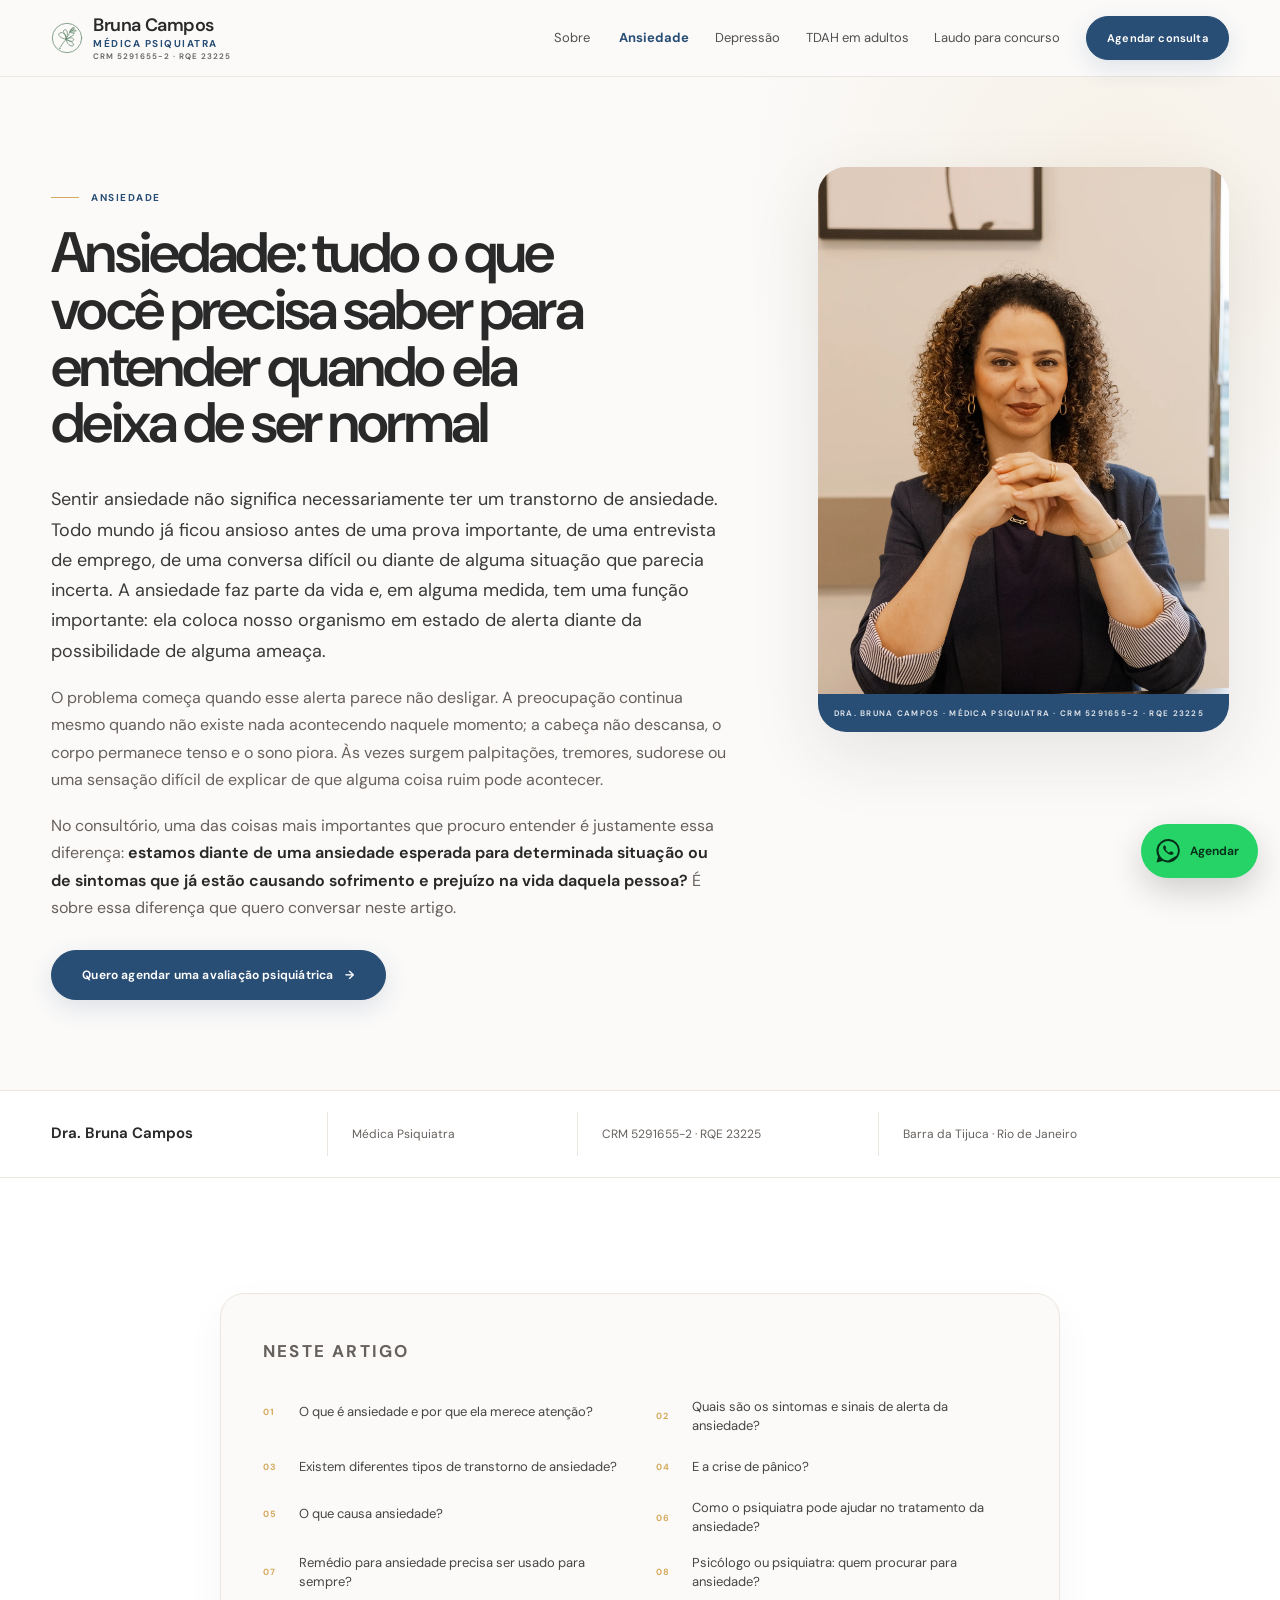
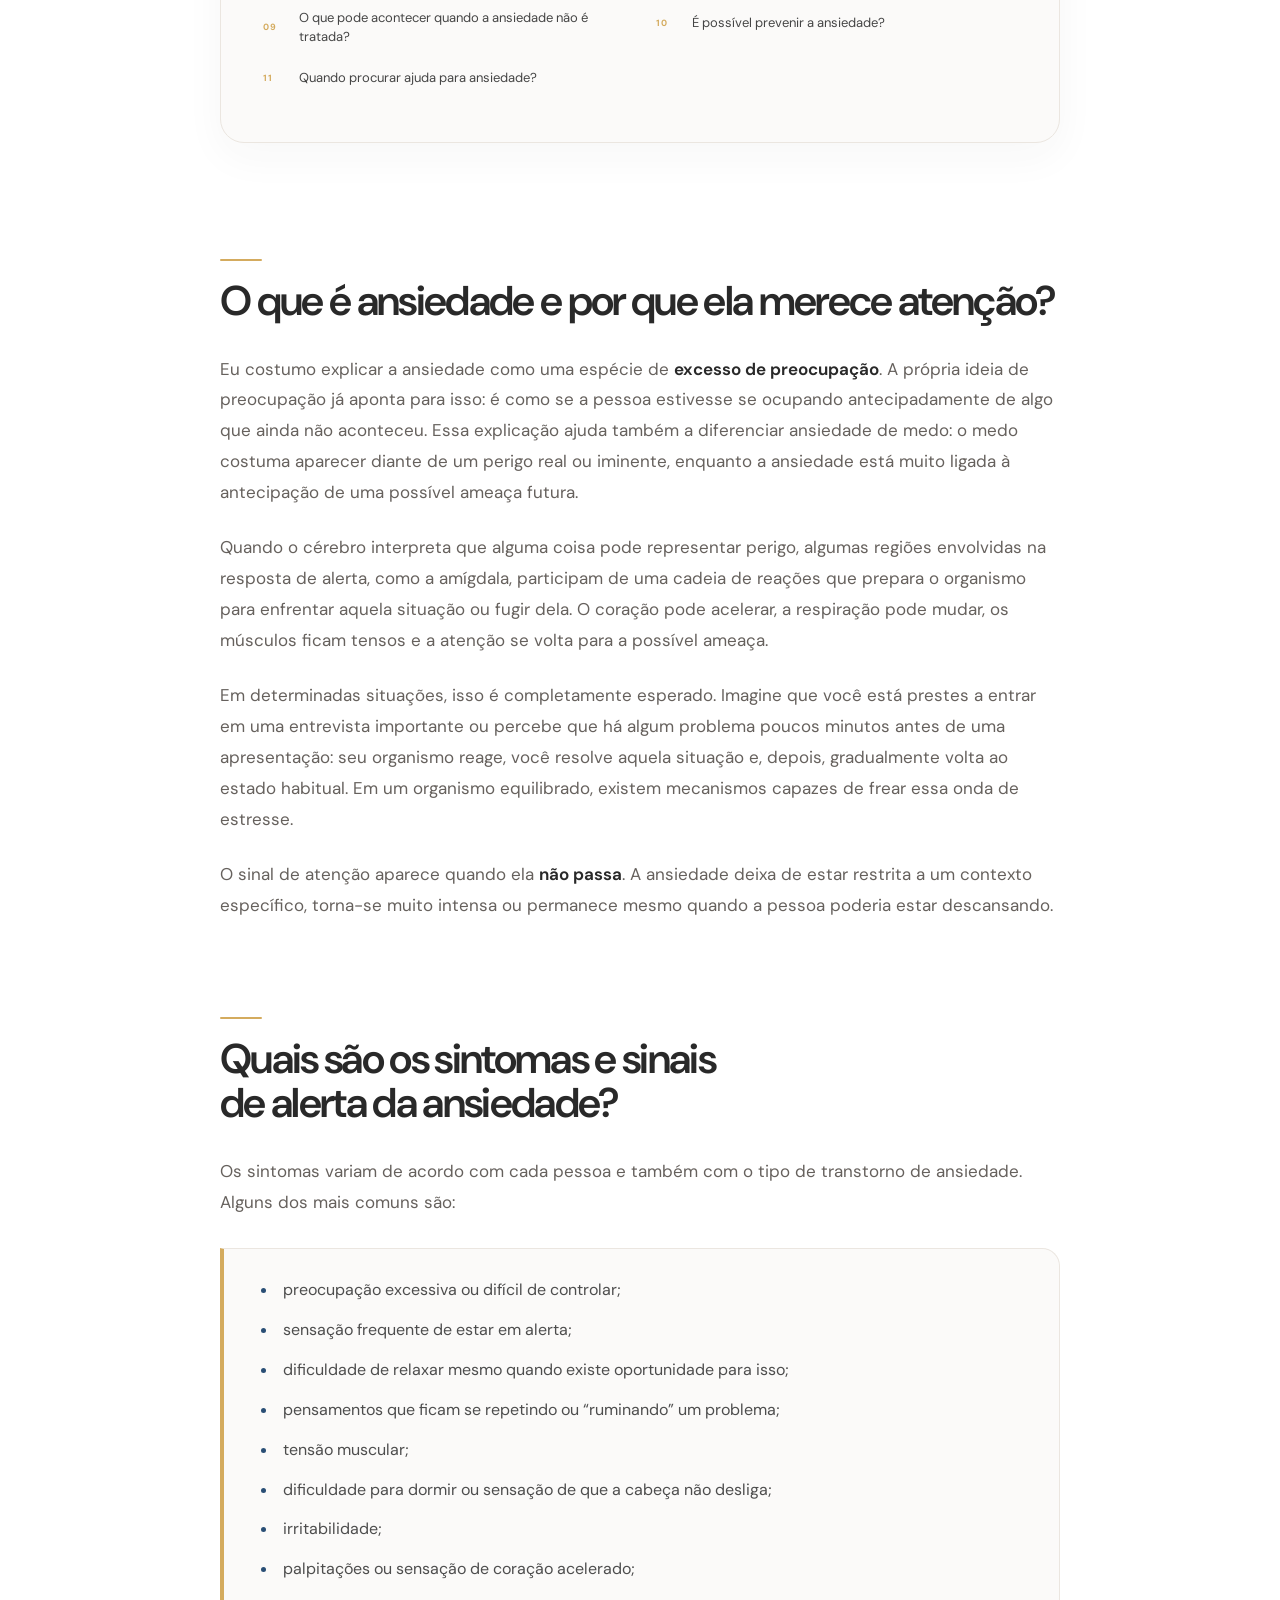
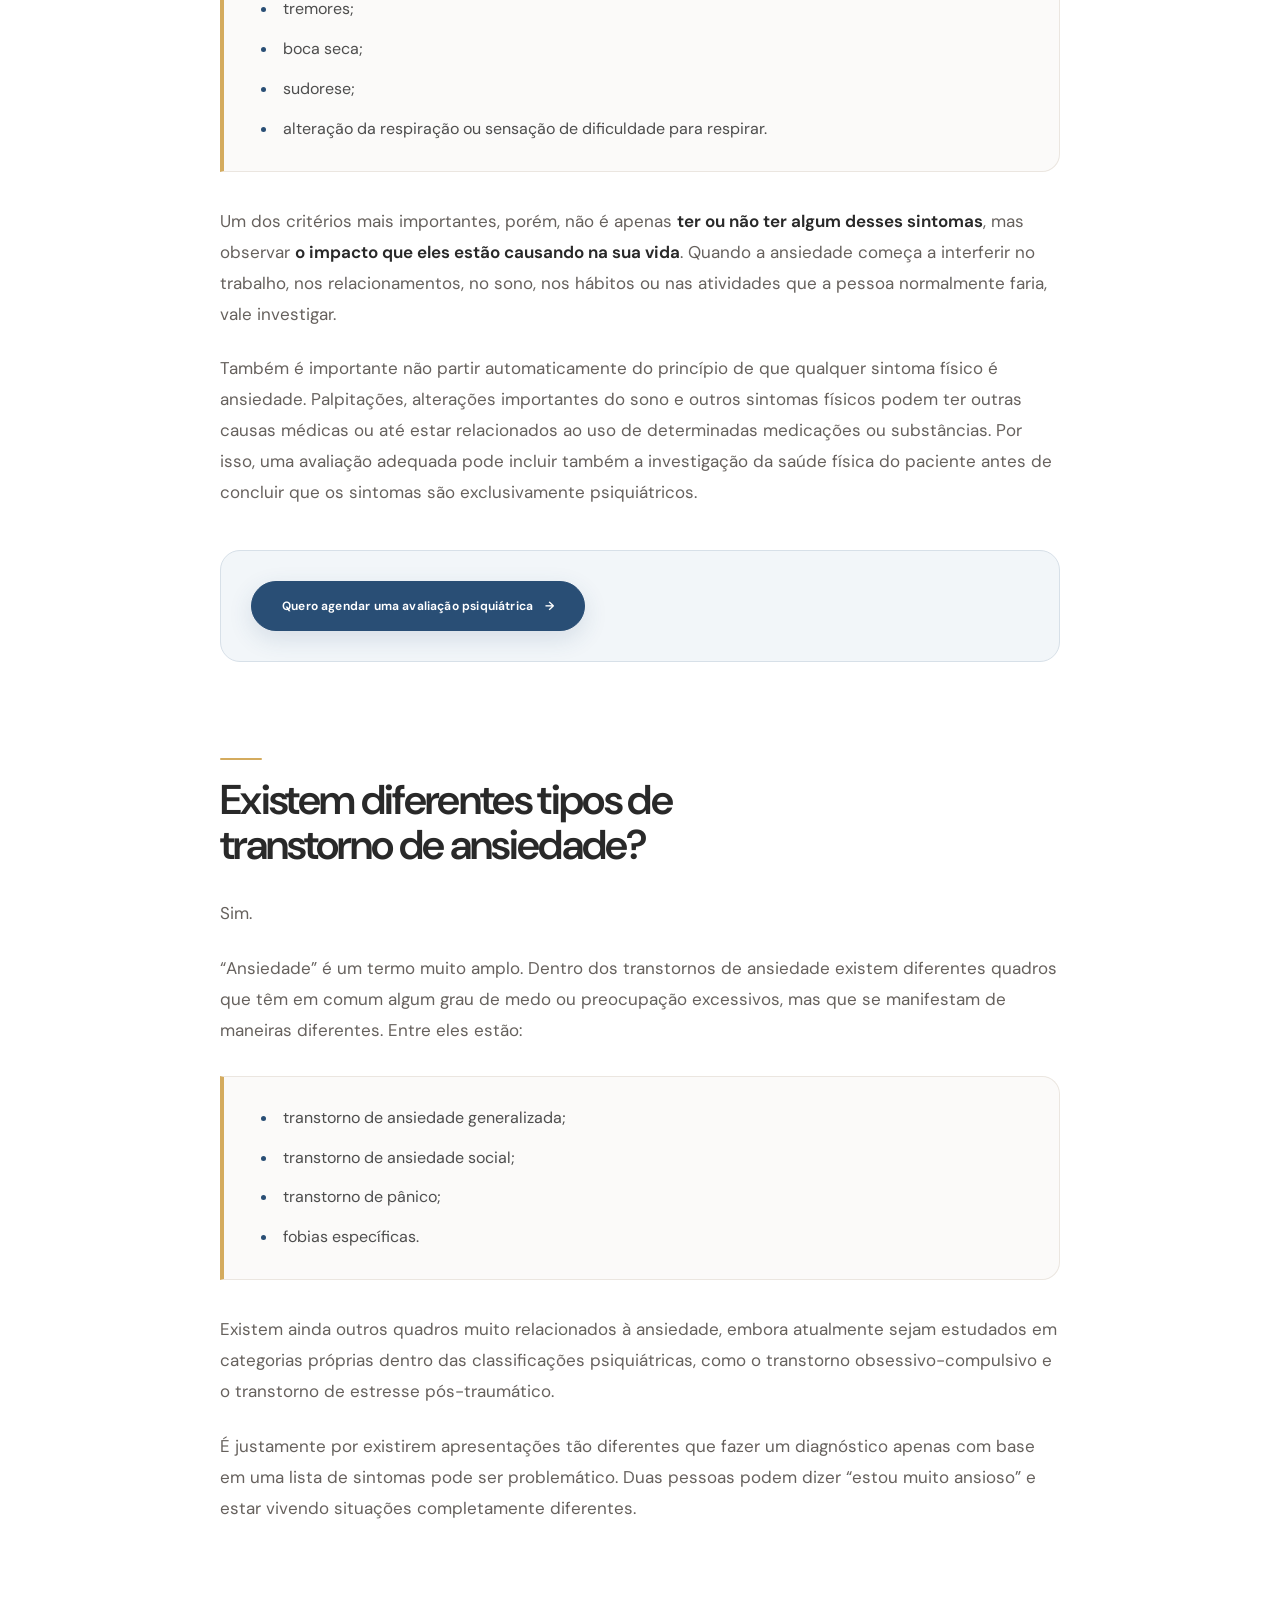
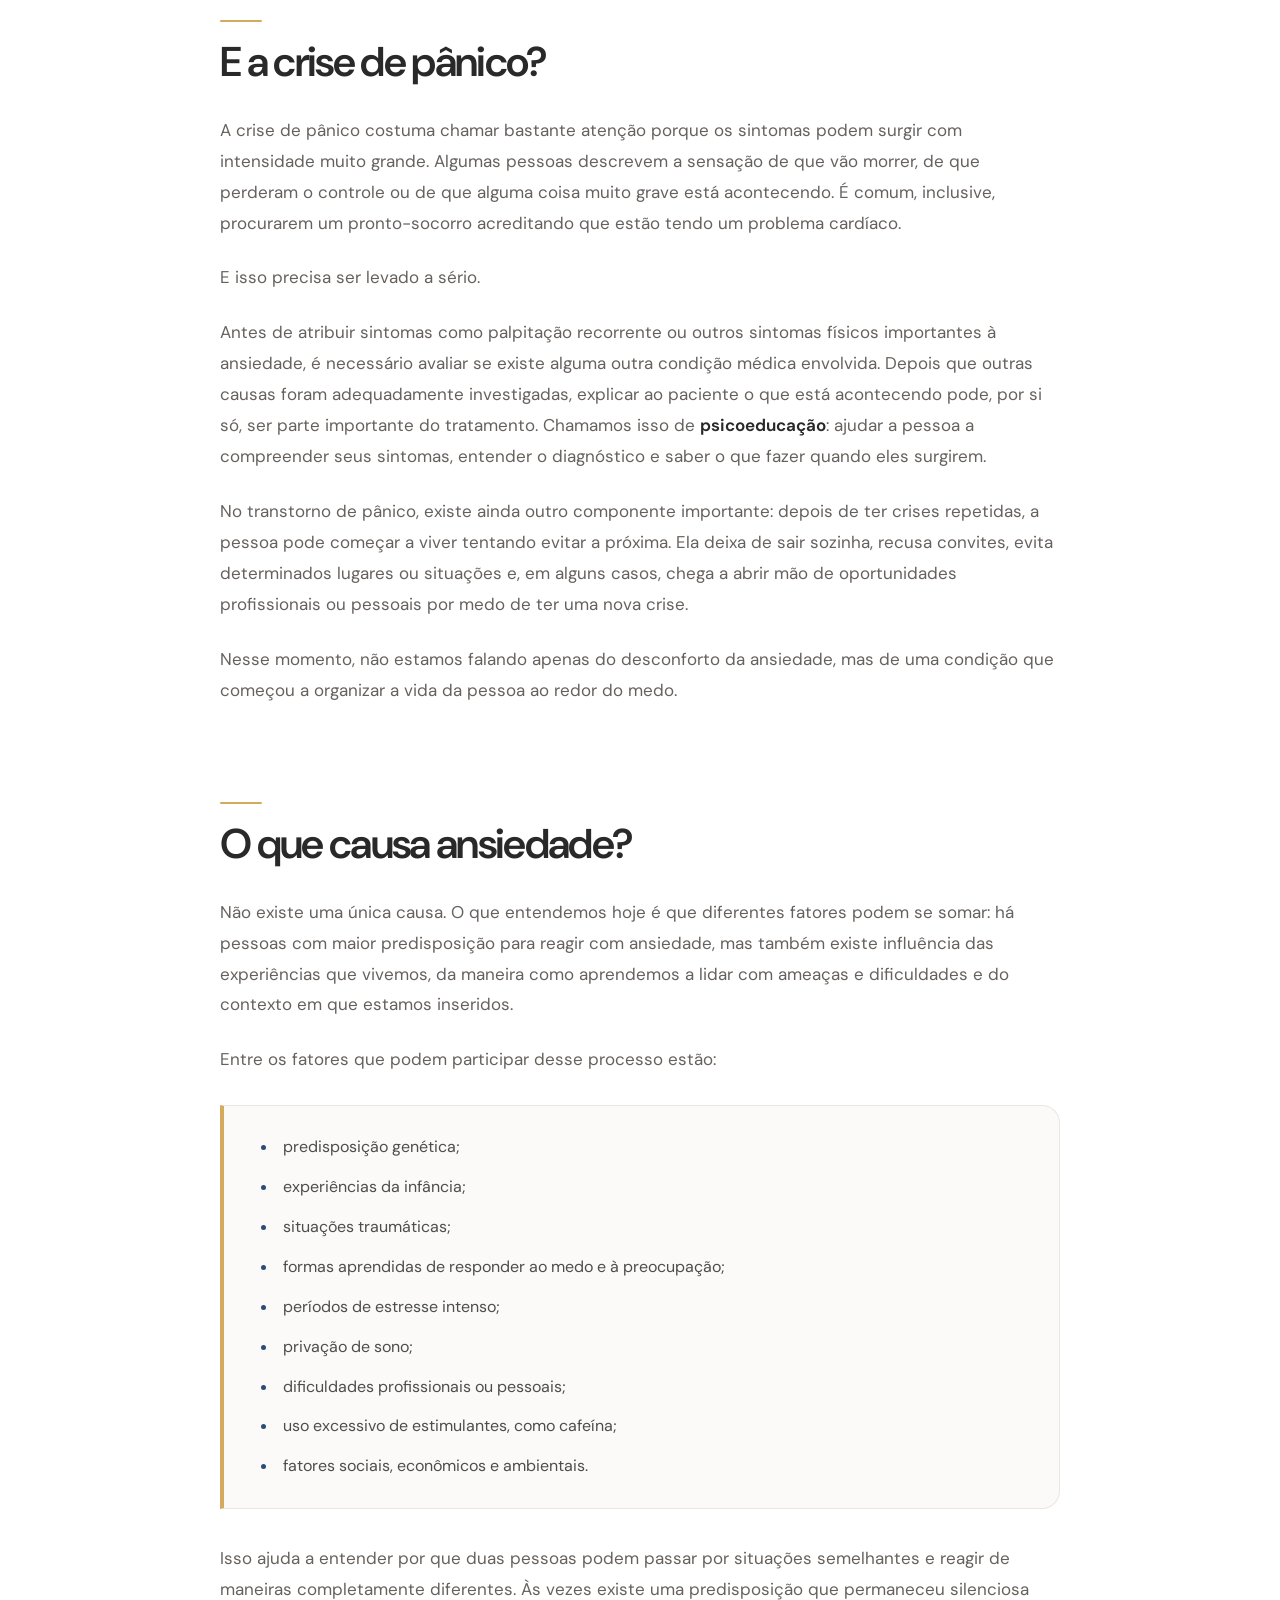
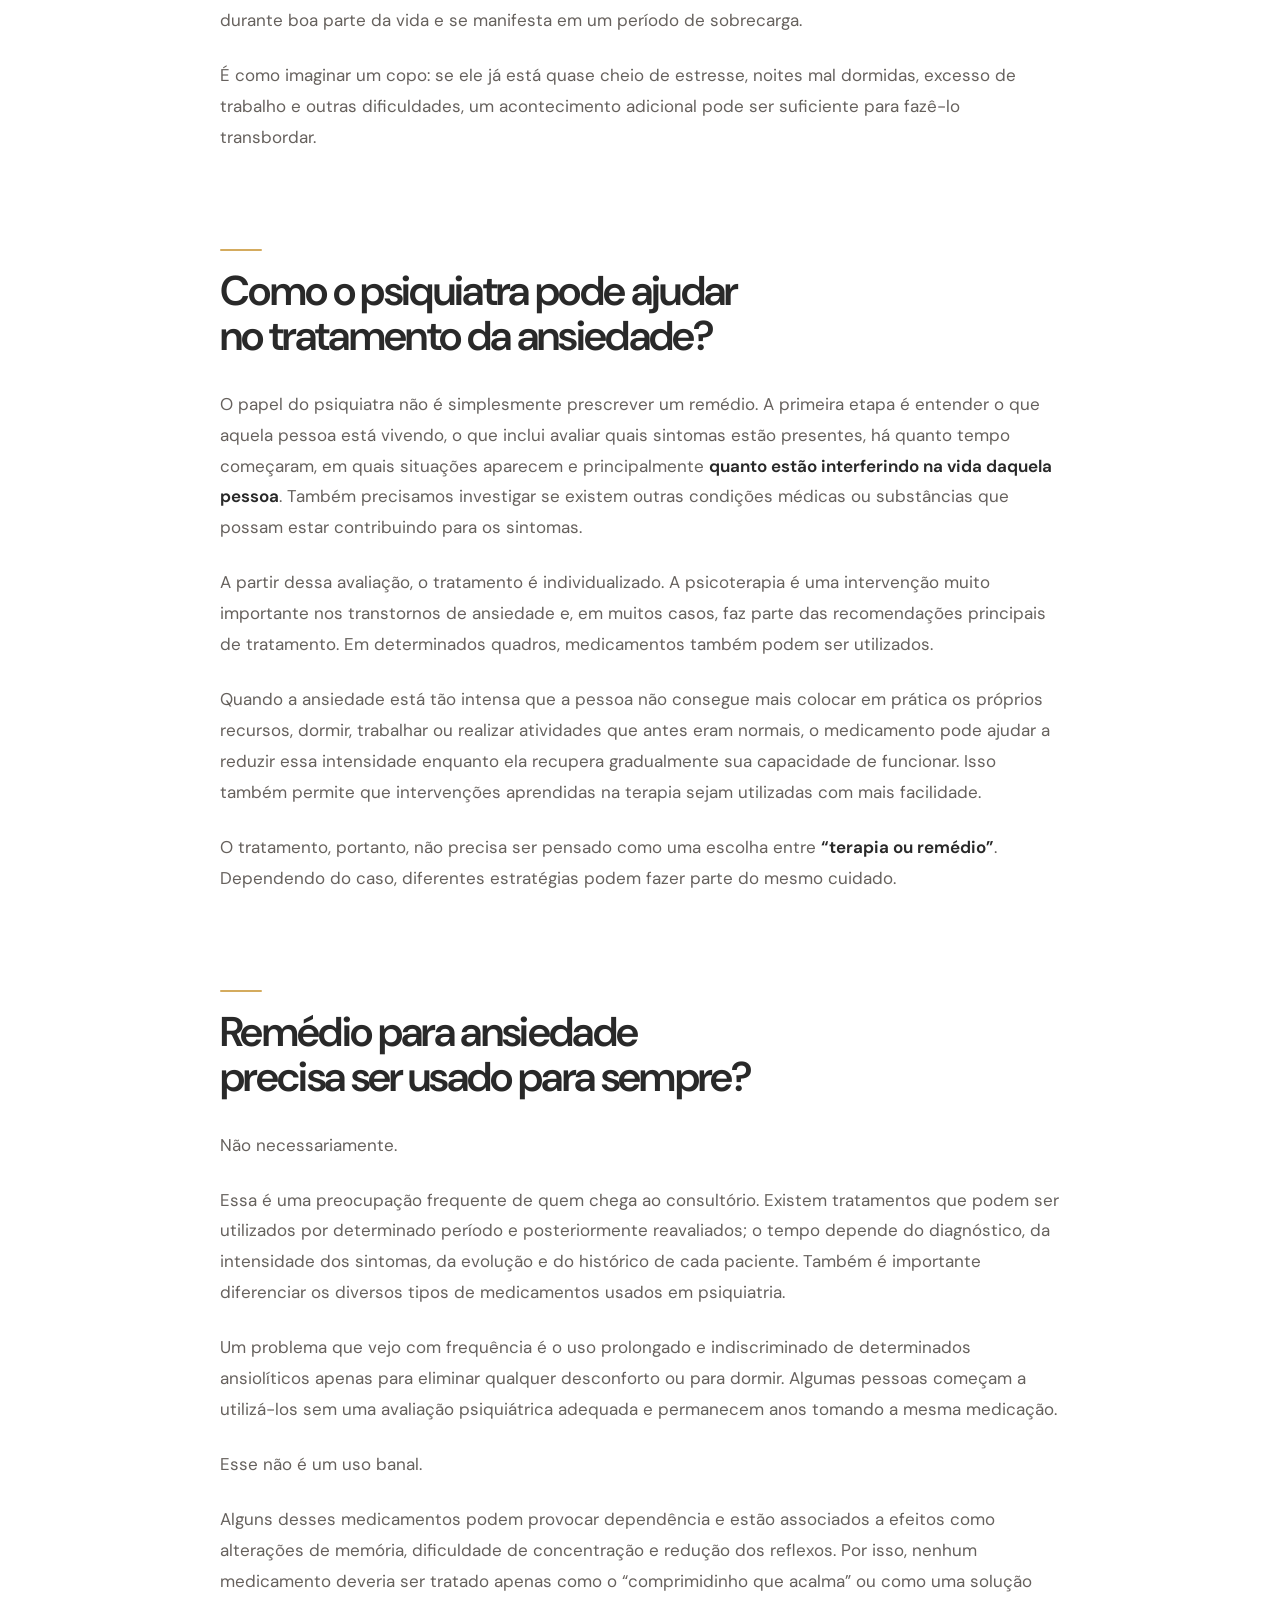
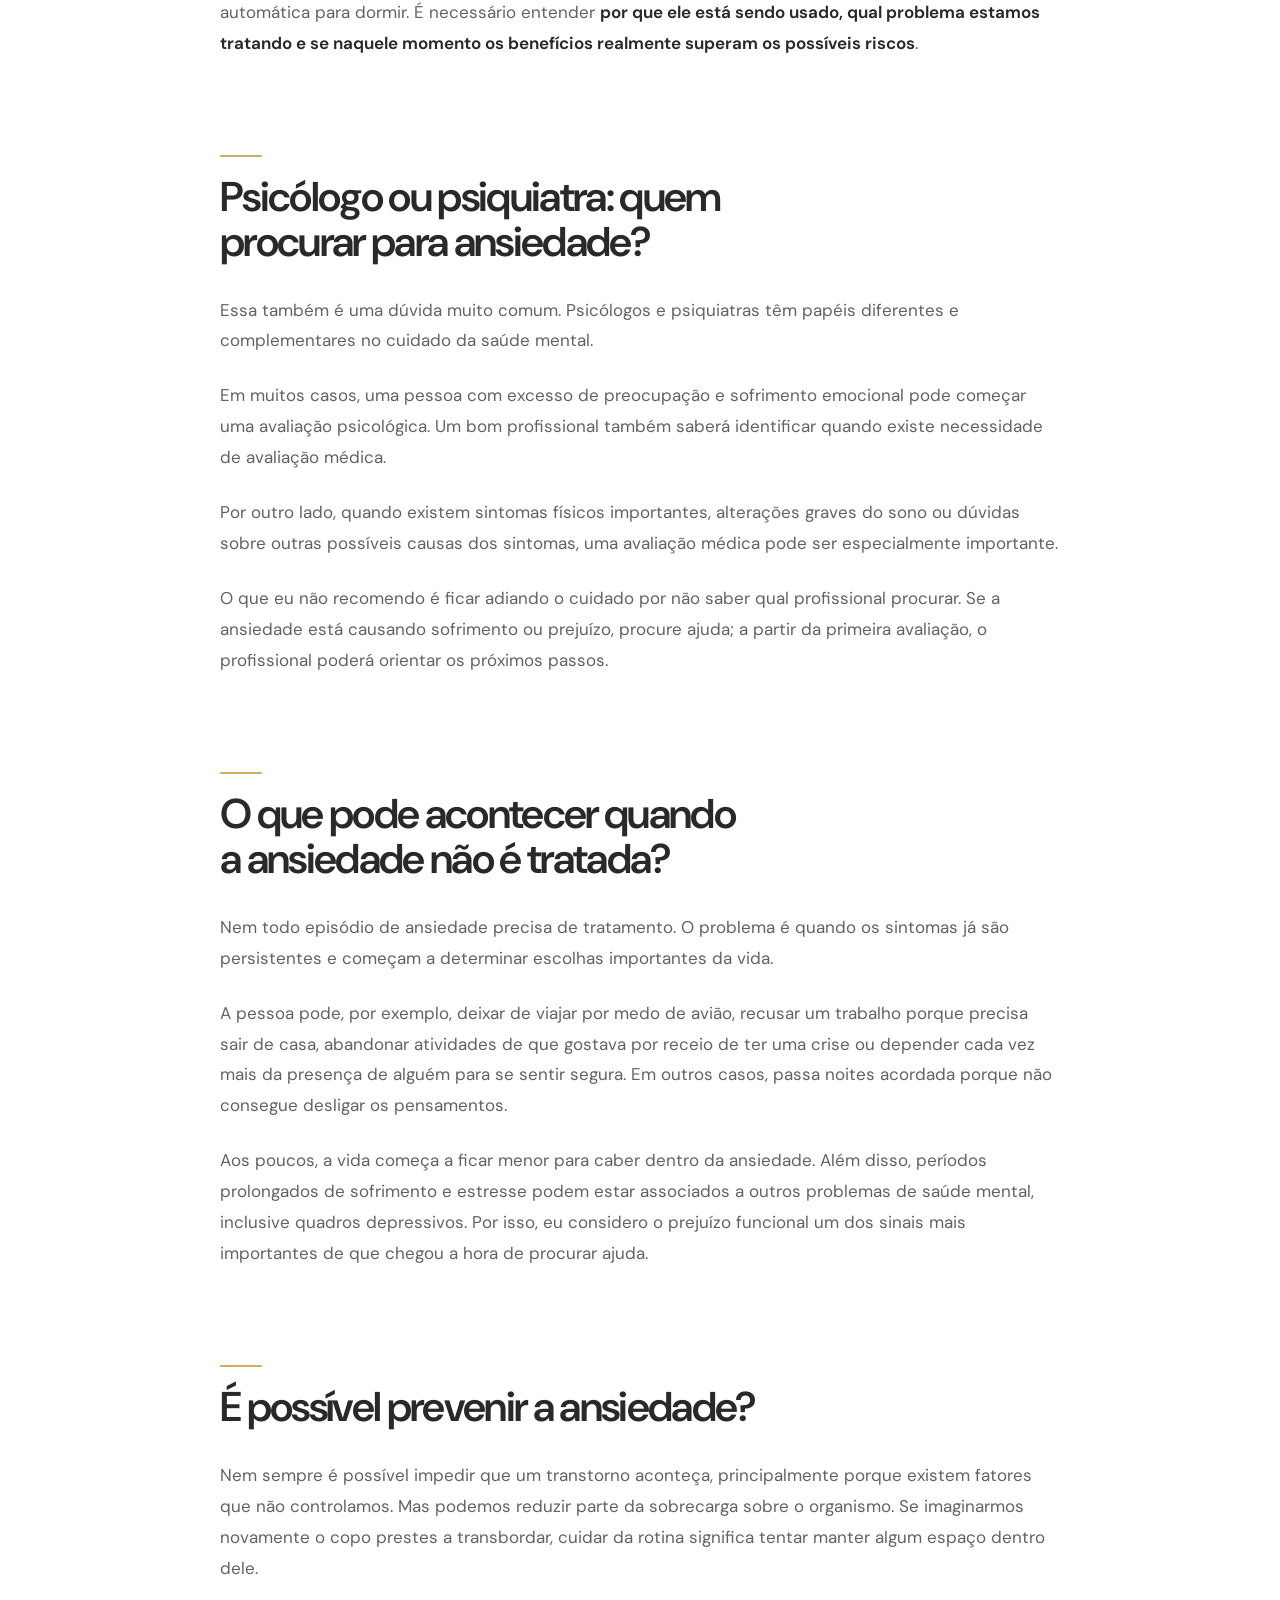
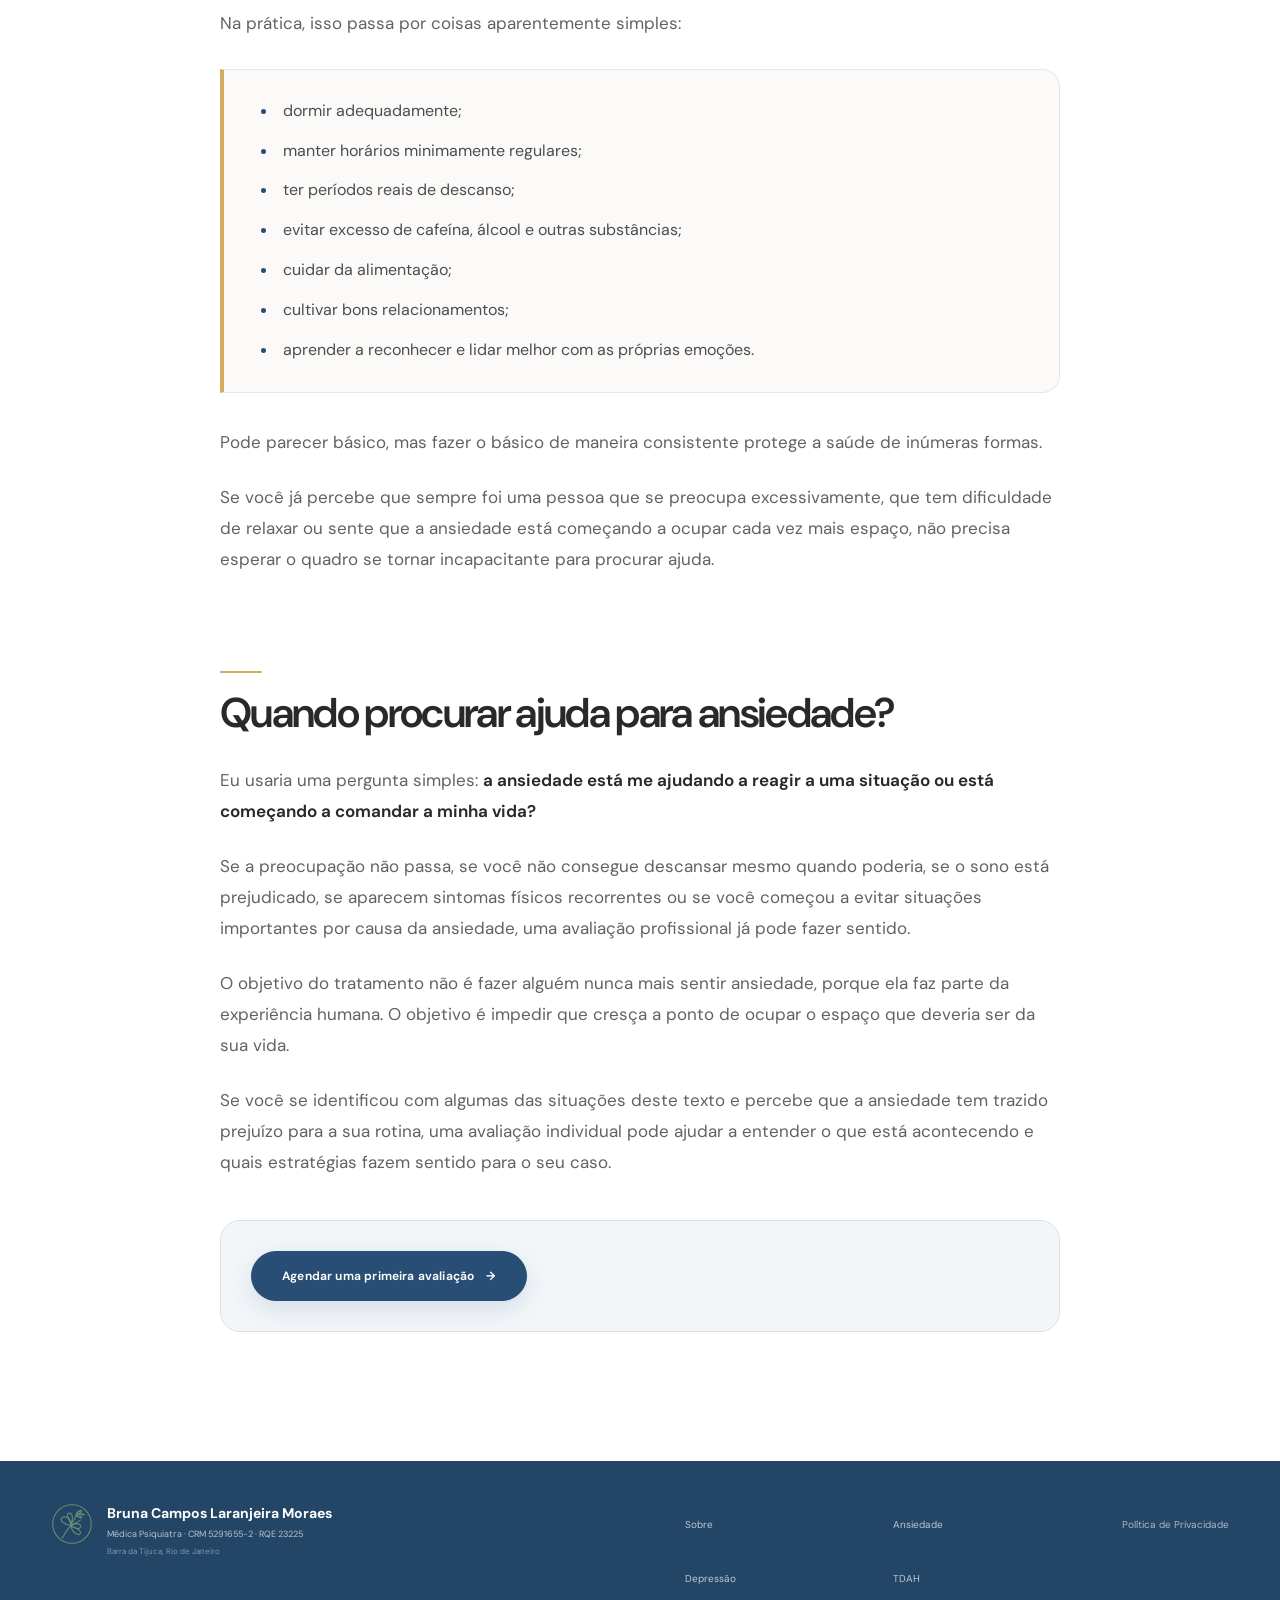
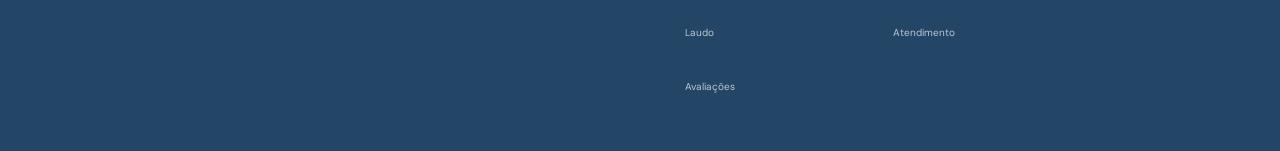
<file: ansiedade/index.html>
<!DOCTYPE html>
<html lang="pt-BR">
<head>
<meta charset="utf-8"/>
<meta content="width=device-width, initial-scale=1" name="viewport"/>
<title>Ansiedade: sintomas, tipos e tratamento | Dra. Bruna Campos</title>
<meta content="Entenda sintomas, tipos, causas e tratamento da ansiedade e saiba quando procurar avaliação psiquiátrica com a Dra. Bruna Campos, no Rio de Janeiro." name="description"/>
<link href="https://www.brunacampospsiq.com/ansiedade/" rel="canonical"/>
<meta content="article" property="og:type"/>
<meta content="pt_BR" property="og:locale"/>
<meta content="Ansiedade: sintomas, tipos e tratamento | Dra. Bruna Campos" property="og:title"/>
<meta content="Entenda sintomas, tipos, causas e tratamento da ansiedade e saiba quando procurar avaliação psiquiátrica com a Dra. Bruna Campos, no Rio de Janeiro." property="og:description"/>
<meta content="https://www.brunacampospsiq.com/ansiedade/" property="og:url"/>
<meta content="https://www.brunacampospsiq.com/assets/images/bruna-hero.webp" property="og:image"/>
<meta content="summary_large_image" name="twitter:card"/>
<meta content="Ansiedade: sintomas, tipos e tratamento | Dra. Bruna Campos" name="twitter:title"/>
<meta content="Entenda sintomas, tipos, causas e tratamento da ansiedade e saiba quando procurar avaliação psiquiátrica com a Dra. Bruna Campos, no Rio de Janeiro." name="twitter:description"/>
<meta content="https://www.brunacampospsiq.com/assets/images/bruna-hero.webp" name="twitter:image"/>
<meta content="Bruna Campos Laranjeira Moraes" name="author"/>
<link href="https://fonts.googleapis.com" rel="preconnect"/>
<link crossorigin="" href="https://fonts.gstatic.com" rel="preconnect"/>
<link href="https://fonts.googleapis.com/css2?family=DM+Sans:wght@400;500;600;700&amp;display=swap" rel="stylesheet"/>
<link href="../assets/css/styles.css?v=25" rel="stylesheet"/>
<link href="../favicon.svg" rel="icon" type="image/svg+xml"/>
<link as="image" fetchpriority="high" href="../assets/images/bruna-hero.webp" rel="preload"/>
<script type="application/ld+json">
{
  "@context": "https://schema.org",
  "@graph": [
    {
      "@type": "MedicalWebPage",
      "@id": "https://www.brunacampospsiq.com/ansiedade/#webpage",
      "url": "https://www.brunacampospsiq.com/ansiedade/",
      "name": "Ansiedade: tudo o que você precisa saber para entender quando ela deixa de ser normal",
      "description": "Entenda sintomas, tipos, causas e tratamento da ansiedade e saiba quando procurar avaliação psiquiátrica com a Dra. Bruna Campos, no Rio de Janeiro.",
      "inLanguage": "pt-BR",
      "about": {
        "@type": "MedicalCondition",
        "name": "Transtornos de ansiedade"
      },
      "author": {
        "@id": "https://www.brunacampospsiq.com/#bruna"
      }
    },
    {
      "@type": [
        "Person",
        "Physician"
      ],
      "@id": "https://www.brunacampospsiq.com/#bruna",
      "name": "Bruna Campos Laranjeira Moraes",
      "jobTitle": "Médica Psiquiatra",
      "medicalSpecialty": "Psychiatric",
      "areaServed": {
        "@type": "Place",
        "name": "Barra da Tijuca, Rio de Janeiro"
      },
      "sameAs": [
        "https://www.doctoralia.com.br/bruna-campos-2/psiquiatra/rio-de-janeiro",
        "https://www.instagram.com/brunacampospsiq/",
        "https://share.google/ED9ckal8CYqUAlG8l"
      ]
    },
    {
      "@type": "FAQPage",
      "mainEntity": [
        {
          "@type": "Question",
          "name": "O que é ansiedade e por que ela merece atenção?",
          "acceptedAnswer": {
            "@type": "Answer",
            "text": "Eu costumo explicar a ansiedade como uma espécie de excesso de preocupação. A própria ideia de preocupação já aponta para isso: é como se a pessoa estivesse se ocupando antecipadamente de algo que ainda não aconteceu. Essa explicação ajuda também a diferenciar ansiedade de medo: o medo costuma aparecer diante de um perigo real ou iminente, enquanto a ansiedade está muito ligada à antecipação de uma possível ameaça futura. Quando o cérebro interpreta que alguma coisa pode representar perigo, algumas regiões envolvidas na resposta de alerta, como a amígdala, participam de uma cadeia de reações que prepara o organismo para enfrentar aquela situação ou fugir dela. O coração pode acelerar, a respiração pode mudar, os músculos ficam tensos e a atenção se volta para a possível ameaça. Em determinadas situações, isso é completamente esperado. Imagine que você está prestes a entrar em uma entrevista importante ou percebe que há algum problema poucos minutos antes de uma apresentação: seu organismo reage, você resolve aquela situação e, depois, gradualmente volta ao estado habitual. Em um organismo equilibrado, existem mecanismos capazes de frear essa onda de estresse. O sinal de atenção aparece quando ela não passa. A ansiedade deixa de estar restrita a um contexto específico, torna-se muito intensa ou permanece mesmo quando a pessoa poderia estar descansando."
          }
        },
        {
          "@type": "Question",
          "name": "Quais são os sintomas e sinais de alerta da ansiedade?",
          "acceptedAnswer": {
            "@type": "Answer",
            "text": "Os sintomas variam de acordo com cada pessoa e também com o tipo de transtorno de ansiedade. Alguns dos mais comuns são: preocupação excessiva ou difícil de controlar; sensação frequente de estar em alerta; dificuldade de relaxar mesmo quando existe oportunidade para isso; pensamentos que ficam se repetindo ou “ruminando” um problema; tensão muscular; dificuldade para dormir ou sensação de que a cabeça não desliga; irritabilidade; palpitações ou sensação de coração acelerado; tremores; boca seca; sudorese; alteração da respiração ou sensação de dificuldade para respirar. Um dos critérios mais importantes, porém, não é apenas ter ou não ter algum desses sintomas, mas observar o impacto que eles estão causando na sua vida. Quando a ansiedade começa a interferir no trabalho, nos relacionamentos, no sono, nos hábitos ou nas atividades que a pessoa normalmente faria, vale investigar. Também é importante não partir automaticamente do princípio de que qualquer sintoma físico é ansiedade. Palpitações, alterações importantes do sono e outros sintomas físicos podem ter outras causas médicas ou até estar relacionados ao uso de determinadas medicações ou substâncias. Por isso, uma avaliação adequada pode incluir também a investigação da saúde física do paciente antes de concluir que os sintomas são exclusivamente psiquiátricos."
          }
        },
        {
          "@type": "Question",
          "name": "Existem diferentes tipos de transtorno de ansiedade?",
          "acceptedAnswer": {
            "@type": "Answer",
            "text": "Sim. “Ansiedade” é um termo muito amplo. Dentro dos transtornos de ansiedade existem diferentes quadros que têm em comum algum grau de medo ou preocupação excessivos, mas que se manifestam de maneiras diferentes. Entre eles estão: transtorno de ansiedade generalizada; transtorno de ansiedade social; transtorno de pânico; fobias específicas. Existem ainda outros quadros muito relacionados à ansiedade, embora atualmente sejam estudados em categorias próprias dentro das classificações psiquiátricas, como o transtorno obsessivo-compulsivo e o transtorno de estresse pós-traumático. É justamente por existirem apresentações tão diferentes que fazer um diagnóstico apenas com base em uma lista de sintomas pode ser problemático. Duas pessoas podem dizer “estou muito ansioso” e estar vivendo situações completamente diferentes."
          }
        },
        {
          "@type": "Question",
          "name": "E a crise de pânico?",
          "acceptedAnswer": {
            "@type": "Answer",
            "text": "A crise de pânico costuma chamar bastante atenção porque os sintomas podem surgir com intensidade muito grande. Algumas pessoas descrevem a sensação de que vão morrer, de que perderam o controle ou de que alguma coisa muito grave está acontecendo. É comum, inclusive, procurarem um pronto-socorro acreditando que estão tendo um problema cardíaco. E isso precisa ser levado a sério. Antes de atribuir sintomas como palpitação recorrente ou outros sintomas físicos importantes à ansiedade, é necessário avaliar se existe alguma outra condição médica envolvida. Depois que outras causas foram adequadamente investigadas, explicar ao paciente o que está acontecendo pode, por si só, ser parte importante do tratamento. Chamamos isso de psicoeducação: ajudar a pessoa a compreender seus sintomas, entender o diagnóstico e saber o que fazer quando eles surgirem. No transtorno de pânico, existe ainda outro componente importante: depois de ter crises repetidas, a pessoa pode começar a viver tentando evitar a próxima. Ela deixa de sair sozinha, recusa convites, evita determinados lugares ou situações e, em alguns casos, chega a abrir mão de oportunidades profissionais ou pessoais por medo de ter uma nova crise. Nesse momento, não estamos falando apenas do desconforto da ansiedade, mas de uma condição que começou a organizar a vida da pessoa ao redor do medo."
          }
        },
        {
          "@type": "Question",
          "name": "O que causa ansiedade?",
          "acceptedAnswer": {
            "@type": "Answer",
            "text": "Não existe uma única causa. O que entendemos hoje é que diferentes fatores podem se somar: há pessoas com maior predisposição para reagir com ansiedade, mas também existe influência das experiências que vivemos, da maneira como aprendemos a lidar com ameaças e dificuldades e do contexto em que estamos inseridos. Entre os fatores que podem participar desse processo estão: predisposição genética; experiências da infância; situações traumáticas; formas aprendidas de responder ao medo e à preocupação; períodos de estresse intenso; privação de sono; dificuldades profissionais ou pessoais; uso excessivo de estimulantes, como cafeína; fatores sociais, econômicos e ambientais. Isso ajuda a entender por que duas pessoas podem passar por situações semelhantes e reagir de maneiras completamente diferentes. Às vezes existe uma predisposição que permaneceu silenciosa durante boa parte da vida e se manifesta em um período de sobrecarga. É como imaginar um copo: se ele já está quase cheio de estresse, noites mal dormidas, excesso de trabalho e outras dificuldades, um acontecimento adicional pode ser suficiente para fazê-lo transbordar."
          }
        },
        {
          "@type": "Question",
          "name": "Como o psiquiatra pode ajudar no tratamento da ansiedade?",
          "acceptedAnswer": {
            "@type": "Answer",
            "text": "O papel do psiquiatra não é simplesmente prescrever um remédio. A primeira etapa é entender o que aquela pessoa está vivendo, o que inclui avaliar quais sintomas estão presentes, há quanto tempo começaram, em quais situações aparecem e principalmente quanto estão interferindo na vida daquela pessoa. Também precisamos investigar se existem outras condições médicas ou substâncias que possam estar contribuindo para os sintomas. A partir dessa avaliação, o tratamento é individualizado. A psicoterapia é uma intervenção muito importante nos transtornos de ansiedade e, em muitos casos, faz parte das recomendações principais de tratamento. Em determinados quadros, medicamentos também podem ser utilizados. Quando a ansiedade está tão intensa que a pessoa não consegue mais colocar em prática os próprios recursos, dormir, trabalhar ou realizar atividades que antes eram normais, o medicamento pode ajudar a reduzir essa intensidade enquanto ela recupera gradualmente sua capacidade de funcionar. Isso também permite que intervenções aprendidas na terapia sejam utilizadas com mais facilidade. O tratamento, portanto, não precisa ser pensado como uma escolha entre “terapia ou remédio”. Dependendo do caso, diferentes estratégias podem fazer parte do mesmo cuidado."
          }
        },
        {
          "@type": "Question",
          "name": "Remédio para ansiedade precisa ser usado para sempre?",
          "acceptedAnswer": {
            "@type": "Answer",
            "text": "Não necessariamente. Essa é uma preocupação frequente de quem chega ao consultório. Existem tratamentos que podem ser utilizados por determinado período e posteriormente reavaliados; o tempo depende do diagnóstico, da intensidade dos sintomas, da evolução e do histórico de cada paciente. Também é importante diferenciar os diversos tipos de medicamentos usados em psiquiatria. Um problema que vejo com frequência é o uso prolongado e indiscriminado de determinados ansiolíticos apenas para eliminar qualquer desconforto ou para dormir. Algumas pessoas começam a utilizá-los sem uma avaliação psiquiátrica adequada e permanecem anos tomando a mesma medicação. Esse não é um uso banal. Alguns desses medicamentos podem provocar dependência e estão associados a efeitos como alterações de memória, dificuldade de concentração e redução dos reflexos. Por isso, nenhum medicamento deveria ser tratado apenas como o “comprimidinho que acalma” ou como uma solução automática para dormir. É necessário entender por que ele está sendo usado, qual problema estamos tratando e se naquele momento os benefícios realmente superam os possíveis riscos."
          }
        },
        {
          "@type": "Question",
          "name": "Psicólogo ou psiquiatra: quem procurar para ansiedade?",
          "acceptedAnswer": {
            "@type": "Answer",
            "text": "Essa também é uma dúvida muito comum. Psicólogos e psiquiatras têm papéis diferentes e complementares no cuidado da saúde mental. Em muitos casos, uma pessoa com excesso de preocupação e sofrimento emocional pode começar uma avaliação psicológica. Um bom profissional também saberá identificar quando existe necessidade de avaliação médica. Por outro lado, quando existem sintomas físicos importantes, alterações graves do sono ou dúvidas sobre outras possíveis causas dos sintomas, uma avaliação médica pode ser especialmente importante. O que eu não recomendo é ficar adiando o cuidado por não saber qual profissional procurar. Se a ansiedade está causando sofrimento ou prejuízo, procure ajuda; a partir da primeira avaliação, o profissional poderá orientar os próximos passos."
          }
        },
        {
          "@type": "Question",
          "name": "O que pode acontecer quando a ansiedade não é tratada?",
          "acceptedAnswer": {
            "@type": "Answer",
            "text": "Nem todo episódio de ansiedade precisa de tratamento. O problema é quando os sintomas já são persistentes e começam a determinar escolhas importantes da vida. A pessoa pode, por exemplo, deixar de viajar por medo de avião, recusar um trabalho porque precisa sair de casa, abandonar atividades de que gostava por receio de ter uma crise ou depender cada vez mais da presença de alguém para se sentir segura. Em outros casos, passa noites acordada porque não consegue desligar os pensamentos. Aos poucos, a vida começa a ficar menor para caber dentro da ansiedade. Além disso, períodos prolongados de sofrimento e estresse podem estar associados a outros problemas de saúde mental, inclusive quadros depressivos. Por isso, eu considero o prejuízo funcional um dos sinais mais importantes de que chegou a hora de procurar ajuda."
          }
        },
        {
          "@type": "Question",
          "name": "É possível prevenir a ansiedade?",
          "acceptedAnswer": {
            "@type": "Answer",
            "text": "Nem sempre é possível impedir que um transtorno aconteça, principalmente porque existem fatores que não controlamos. Mas podemos reduzir parte da sobrecarga sobre o organismo. Se imaginarmos novamente o copo prestes a transbordar, cuidar da rotina significa tentar manter algum espaço dentro dele. Na prática, isso passa por coisas aparentemente simples: dormir adequadamente; manter horários minimamente regulares; ter períodos reais de descanso; evitar excesso de cafeína, álcool e outras substâncias; cuidar da alimentação; cultivar bons relacionamentos; aprender a reconhecer e lidar melhor com as próprias emoções. Pode parecer básico, mas fazer o básico de maneira consistente protege a saúde de inúmeras formas. Se você já percebe que sempre foi uma pessoa que se preocupa excessivamente, que tem dificuldade de relaxar ou sente que a ansiedade está começando a ocupar cada vez mais espaço, não precisa esperar o quadro se tornar incapacitante para procurar ajuda."
          }
        },
        {
          "@type": "Question",
          "name": "Quando procurar ajuda para ansiedade?",
          "acceptedAnswer": {
            "@type": "Answer",
            "text": "Eu usaria uma pergunta simples: a ansiedade está me ajudando a reagir a uma situação ou está começando a comandar a minha vida? Se a preocupação não passa, se você não consegue descansar mesmo quando poderia, se o sono está prejudicado, se aparecem sintomas físicos recorrentes ou se você começou a evitar situações importantes por causa da ansiedade, uma avaliação profissional já pode fazer sentido. O objetivo do tratamento não é fazer alguém nunca mais sentir ansiedade, porque ela faz parte da experiência humana. O objetivo é impedir que cresça a ponto de ocupar o espaço que deveria ser da sua vida. Se você se identificou com algumas das situações deste texto e percebe que a ansiedade tem trazido prejuízo para a sua rotina, uma avaliação individual pode ajudar a entender o que está acontecendo e quais estratégias fazem sentido para o seu caso."
          }
        }
      ]
    }
  ]
}
</script>
</head>
<body class="condition-page anxiety-page internal-page editorial-page">
<a class="skip-link" href="#conteudo">Ir para o conteúdo</a>
<header class="site-header" data-header="">
<div class="shell header-inner">
<a aria-label="Dra. Bruna Campos, início" class="brand" href="../index.html">
<img alt="" aria-hidden="true" class="brand-symbol" src="../assets/images/logo-bruna-campos.svg?v=20"/>
<span class="brand-copy"><strong>Bruna Campos</strong><span>Médica Psiquiatra</span><small>CRM 5291655-2 · RQE 23225</small></span>
</a>
<nav aria-label="Navegação principal" class="desktop-nav">
<a href="../sobre/">Sobre</a>
<a aria-current="page" href="./">Ansiedade</a>
<a href="../depressao/">Depressão</a>
<a href="../tdah/">TDAH em adultos</a>
<a href="../laudo-saude-mental-concurso/">Laudo para concurso</a>
</nav>
<a class="button button-small header-cta" href="https://wa.me/5521999131898?text=Ol%C3%A1%2C%20gostaria%20de%20informa%C3%A7%C3%B5es%20sobre%20uma%20consulta%20para%20avalia%C3%A7%C3%A3o%20de%20ansiedade%20com%20a%20Dra.%20Bruna%20Campos." rel="noopener noreferrer" target="_blank">Agendar consulta</a>
<button aria-controls="mobile-menu" aria-expanded="false" aria-label="Abrir menu" class="menu-toggle" data-menu-toggle="" type="button"><span></span><span></span></button>
</div>
<nav aria-label="Navegação mobile" class="mobile-menu" data-mobile-menu="" hidden="" id="mobile-menu">
<a href="../sobre/">Sobre</a><a aria-current="page" href="./">Ansiedade</a><a href="../depressao/">Depressão</a><a href="../tdah/">TDAH em adultos</a><a href="../laudo-saude-mental-concurso/">Laudo para concurso</a><a class="button" href="https://wa.me/5521999131898?text=Ol%C3%A1%2C%20gostaria%20de%20informa%C3%A7%C3%B5es%20sobre%20uma%20consulta%20para%20avalia%C3%A7%C3%A3o%20de%20ansiedade%20com%20a%20Dra.%20Bruna%20Campos." rel="noopener noreferrer" target="_blank">Agendar consulta</a>
</nav>
</header>
<main id="conteudo">
<section aria-labelledby="condition-title" class="condition-hero condition-hero-editorial section">
<div class="shell condition-hero-grid">
<div class="condition-hero-copy">
<p class="eyebrow">ANSIEDADE</p>
<h1 id="condition-title">Ansiedade: tudo o que você precisa saber para entender quando ela deixa de ser normal</h1>
<div class="condition-hero-intro">
<p>Sentir ansiedade não significa necessariamente ter um transtorno de ansiedade. Todo mundo já ficou ansioso antes de uma prova importante, de uma entrevista de emprego, de uma conversa difícil ou diante de alguma situação que parecia incerta. A ansiedade faz parte da vida e, em alguma medida, tem uma função importante: ela coloca nosso organismo em estado de alerta diante da possibilidade de alguma ameaça.</p>
<p>O problema começa quando esse alerta parece não desligar. A preocupação continua mesmo quando não existe nada acontecendo naquele momento; a cabeça não descansa, o corpo permanece tenso e o sono piora. Às vezes surgem palpitações, tremores, sudorese ou uma sensação difícil de explicar de que alguma coisa ruim pode acontecer.</p>
<p>No consultório, uma das coisas mais importantes que procuro entender é justamente essa diferença: <strong>estamos diante de uma ansiedade esperada para determinada situação ou de sintomas que já estão causando sofrimento e prejuízo na vida daquela pessoa?</strong> É sobre essa diferença que quero conversar neste artigo.</p>
</div>
<div class="condition-hero-actions"><a class="button" href="https://wa.me/5521999131898?text=Ol%C3%A1%2C%20gostaria%20de%20informa%C3%A7%C3%B5es%20sobre%20uma%20consulta%20para%20avalia%C3%A7%C3%A3o%20de%20ansiedade%20com%20a%20Dra.%20Bruna%20Campos." rel="noopener noreferrer" target="_blank">Quero agendar uma avaliação psiquiátrica <span aria-hidden="true">→</span></a></div>
</div>
<figure class="condition-hero-photo-wrap">
<img alt="Dra. Bruna Campos em fotografia profissional" class="condition-hero-photo" decoding="async" fetchpriority="high" height="2400" src="../assets/images/bruna-hero.webp" width="1600"/>
<figcaption>Dra. Bruna Campos · Médica Psiquiatra · CRM 5291655-2 · RQE 23225</figcaption>
</figure>
</div>
</section>
<aside class="editorial-trust" aria-label="Informações profissionais">
<div class="shell editorial-trust-grid">
<strong>Dra. Bruna Campos</strong>
<span>Médica Psiquiatra</span>
<span>CRM 5291655-2 · RQE 23225</span>
<span>Barra da Tijuca · Rio de Janeiro</span>
</div>
</aside>
<article class="condition-article section">
<div class="shell condition-article-shell">
<nav class="article-toc" aria-labelledby="toc-title">
<p class="article-toc-title" id="toc-title">Neste artigo</p>
<ol>
<li><a href="#o-que-e-ansiedade-e-por-que-ela-merece-atencao">O que é ansiedade e por que ela merece atenção?</a></li>
<li><a href="#quais-sao-os-sintomas-e-sinais-de-alerta-da-ansiedade">Quais são os sintomas e sinais de alerta da ansiedade?</a></li>
<li><a href="#existem-diferentes-tipos-de-transtorno-de-ansiedade">Existem diferentes tipos de transtorno de ansiedade?</a></li>
<li><a href="#e-a-crise-de-panico">E a crise de pânico?</a></li>
<li><a href="#o-que-causa-ansiedade">O que causa ansiedade?</a></li>
<li><a href="#como-o-psiquiatra-pode-ajudar-no-tratamento-da-ansiedade">Como o psiquiatra pode ajudar no tratamento da ansiedade?</a></li>
<li><a href="#remedio-para-ansiedade-precisa-ser-usado-para-sempre">Remédio para ansiedade precisa ser usado para sempre?</a></li>
<li><a href="#psicologo-ou-psiquiatra-quem-procurar-para-ansiedade">Psicólogo ou psiquiatra: quem procurar para ansiedade?</a></li>
<li><a href="#o-que-pode-acontecer-quando-a-ansiedade-nao-e-tratada">O que pode acontecer quando a ansiedade não é tratada?</a></li>
<li><a href="#e-possivel-prevenir-a-ansiedade">É possível prevenir a ansiedade?</a></li>
<li><a href="#quando-procurar-ajuda-para-ansiedade">Quando procurar ajuda para ansiedade?</a></li>
</ol>
</nav>
<section class="condition-article-section" aria-labelledby="o-que-e-ansiedade-e-por-que-ela-merece-atencao">
<h2 id="o-que-e-ansiedade-e-por-que-ela-merece-atencao">O que é ansiedade e por que ela merece atenção?</h2>
<p>Eu costumo explicar a ansiedade como uma espécie de <strong>excesso de preocupação</strong>. A própria ideia de preocupação já aponta para isso: é como se a pessoa estivesse se ocupando antecipadamente de algo que ainda não aconteceu. Essa explicação ajuda também a diferenciar ansiedade de medo: o medo costuma aparecer diante de um perigo real ou iminente, enquanto a ansiedade está muito ligada à antecipação de uma possível ameaça futura.</p>
<p>Quando o cérebro interpreta que alguma coisa pode representar perigo, algumas regiões envolvidas na resposta de alerta, como a amígdala, participam de uma cadeia de reações que prepara o organismo para enfrentar aquela situação ou fugir dela. O coração pode acelerar, a respiração pode mudar, os músculos ficam tensos e a atenção se volta para a possível ameaça.</p>
<p>Em determinadas situações, isso é completamente esperado. Imagine que você está prestes a entrar em uma entrevista importante ou percebe que há algum problema poucos minutos antes de uma apresentação: seu organismo reage, você resolve aquela situação e, depois, gradualmente volta ao estado habitual. Em um organismo equilibrado, existem mecanismos capazes de frear essa onda de estresse.</p>
<p>O sinal de atenção aparece quando ela <strong>não passa</strong>. A ansiedade deixa de estar restrita a um contexto específico, torna-se muito intensa ou permanece mesmo quando a pessoa poderia estar descansando.</p>
</section>
<section class="condition-article-section" aria-labelledby="quais-sao-os-sintomas-e-sinais-de-alerta-da-ansiedade">
<h2 id="quais-sao-os-sintomas-e-sinais-de-alerta-da-ansiedade">Quais são os sintomas e sinais de alerta da ansiedade?</h2>
<p>Os sintomas variam de acordo com cada pessoa e também com o tipo de transtorno de ansiedade. Alguns dos mais comuns são:</p>
<ul class="condition-article-list">
<li>preocupação excessiva ou difícil de controlar;</li>
<li>sensação frequente de estar em alerta;</li>
<li>dificuldade de relaxar mesmo quando existe oportunidade para isso;</li>
<li>pensamentos que ficam se repetindo ou “ruminando” um problema;</li>
<li>tensão muscular;</li>
<li>dificuldade para dormir ou sensação de que a cabeça não desliga;</li>
<li>irritabilidade;</li>
<li>palpitações ou sensação de coração acelerado;</li>
<li>tremores;</li>
<li>boca seca;</li>
<li>sudorese;</li>
<li>alteração da respiração ou sensação de dificuldade para respirar.</li>
</ul>
<p>Um dos critérios mais importantes, porém, não é apenas <strong>ter ou não ter algum desses sintomas</strong>, mas observar <strong>o impacto que eles estão causando na sua vida</strong>. Quando a ansiedade começa a interferir no trabalho, nos relacionamentos, no sono, nos hábitos ou nas atividades que a pessoa normalmente faria, vale investigar.</p>
<p>Também é importante não partir automaticamente do princípio de que qualquer sintoma físico é ansiedade. Palpitações, alterações importantes do sono e outros sintomas físicos podem ter outras causas médicas ou até estar relacionados ao uso de determinadas medicações ou substâncias. Por isso, uma avaliação adequada pode incluir também a investigação da saúde física do paciente antes de concluir que os sintomas são exclusivamente psiquiátricos.</p>
<div class="condition-article-cta"><a class="button" href="https://wa.me/5521999131898?text=Ol%C3%A1%2C%20gostaria%20de%20informa%C3%A7%C3%B5es%20sobre%20uma%20consulta%20para%20avalia%C3%A7%C3%A3o%20de%20ansiedade%20com%20a%20Dra.%20Bruna%20Campos." rel="noopener noreferrer" target="_blank">Quero agendar uma avaliação psiquiátrica <span aria-hidden="true">→</span></a></div>
</section>
<section class="condition-article-section" aria-labelledby="existem-diferentes-tipos-de-transtorno-de-ansiedade">
<h2 id="existem-diferentes-tipos-de-transtorno-de-ansiedade">Existem diferentes tipos de transtorno de ansiedade?</h2>
<p>Sim.</p>
<p>“Ansiedade” é um termo muito amplo. Dentro dos transtornos de ansiedade existem diferentes quadros que têm em comum algum grau de medo ou preocupação excessivos, mas que se manifestam de maneiras diferentes. Entre eles estão:</p>
<ul class="condition-article-list">
<li>transtorno de ansiedade generalizada;</li>
<li>transtorno de ansiedade social;</li>
<li>transtorno de pânico;</li>
<li>fobias específicas.</li>
</ul>
<p>Existem ainda outros quadros muito relacionados à ansiedade, embora atualmente sejam estudados em categorias próprias dentro das classificações psiquiátricas, como o transtorno obsessivo-compulsivo e o transtorno de estresse pós-traumático.</p>
<p>É justamente por existirem apresentações tão diferentes que fazer um diagnóstico apenas com base em uma lista de sintomas pode ser problemático. Duas pessoas podem dizer “estou muito ansioso” e estar vivendo situações completamente diferentes.</p>
</section>
<section class="condition-article-section" aria-labelledby="e-a-crise-de-panico">
<h2 id="e-a-crise-de-panico">E a crise de pânico?</h2>
<p>A crise de pânico costuma chamar bastante atenção porque os sintomas podem surgir com intensidade muito grande. Algumas pessoas descrevem a sensação de que vão morrer, de que perderam o controle ou de que alguma coisa muito grave está acontecendo. É comum, inclusive, procurarem um pronto-socorro acreditando que estão tendo um problema cardíaco.</p>
<p>E isso precisa ser levado a sério.</p>
<p>Antes de atribuir sintomas como palpitação recorrente ou outros sintomas físicos importantes à ansiedade, é necessário avaliar se existe alguma outra condição médica envolvida. Depois que outras causas foram adequadamente investigadas, explicar ao paciente o que está acontecendo pode, por si só, ser parte importante do tratamento. Chamamos isso de <strong>psicoeducação</strong>: ajudar a pessoa a compreender seus sintomas, entender o diagnóstico e saber o que fazer quando eles surgirem.</p>
<p>No transtorno de pânico, existe ainda outro componente importante: depois de ter crises repetidas, a pessoa pode começar a viver tentando evitar a próxima. Ela deixa de sair sozinha, recusa convites, evita determinados lugares ou situações e, em alguns casos, chega a abrir mão de oportunidades profissionais ou pessoais por medo de ter uma nova crise.</p>
<p>Nesse momento, não estamos falando apenas do desconforto da ansiedade, mas de uma condição que começou a organizar a vida da pessoa ao redor do medo.</p>
</section>
<section class="condition-article-section" aria-labelledby="o-que-causa-ansiedade">
<h2 id="o-que-causa-ansiedade">O que causa ansiedade?</h2>
<p>Não existe uma única causa. O que entendemos hoje é que diferentes fatores podem se somar: há pessoas com maior predisposição para reagir com ansiedade, mas também existe influência das experiências que vivemos, da maneira como aprendemos a lidar com ameaças e dificuldades e do contexto em que estamos inseridos.</p>
<p>Entre os fatores que podem participar desse processo estão:</p>
<ul class="condition-article-list">
<li>predisposição genética;</li>
<li>experiências da infância;</li>
<li>situações traumáticas;</li>
<li>formas aprendidas de responder ao medo e à preocupação;</li>
<li>períodos de estresse intenso;</li>
<li>privação de sono;</li>
<li>dificuldades profissionais ou pessoais;</li>
<li>uso excessivo de estimulantes, como cafeína;</li>
<li>fatores sociais, econômicos e ambientais.</li>
</ul>
<p>Isso ajuda a entender por que duas pessoas podem passar por situações semelhantes e reagir de maneiras completamente diferentes. Às vezes existe uma predisposição que permaneceu silenciosa durante boa parte da vida e se manifesta em um período de sobrecarga.</p>
<p>É como imaginar um copo: se ele já está quase cheio de estresse, noites mal dormidas, excesso de trabalho e outras dificuldades, um acontecimento adicional pode ser suficiente para fazê-lo transbordar.</p>
</section>
<section class="condition-article-section" aria-labelledby="como-o-psiquiatra-pode-ajudar-no-tratamento-da-ansiedade">
<h2 id="como-o-psiquiatra-pode-ajudar-no-tratamento-da-ansiedade">Como o psiquiatra pode ajudar no tratamento da ansiedade?</h2>
<p>O papel do psiquiatra não é simplesmente prescrever um remédio. A primeira etapa é entender o que aquela pessoa está vivendo, o que inclui avaliar quais sintomas estão presentes, há quanto tempo começaram, em quais situações aparecem e principalmente <strong>quanto estão interferindo na vida daquela pessoa</strong>. Também precisamos investigar se existem outras condições médicas ou substâncias que possam estar contribuindo para os sintomas.</p>
<p>A partir dessa avaliação, o tratamento é individualizado. A psicoterapia é uma intervenção muito importante nos transtornos de ansiedade e, em muitos casos, faz parte das recomendações principais de tratamento. Em determinados quadros, medicamentos também podem ser utilizados.</p>
<p>Quando a ansiedade está tão intensa que a pessoa não consegue mais colocar em prática os próprios recursos, dormir, trabalhar ou realizar atividades que antes eram normais, o medicamento pode ajudar a reduzir essa intensidade enquanto ela recupera gradualmente sua capacidade de funcionar. Isso também permite que intervenções aprendidas na terapia sejam utilizadas com mais facilidade.</p>
<p>O tratamento, portanto, não precisa ser pensado como uma escolha entre <strong>“terapia ou remédio”</strong>. Dependendo do caso, diferentes estratégias podem fazer parte do mesmo cuidado.</p>
</section>
<section class="condition-article-section" aria-labelledby="remedio-para-ansiedade-precisa-ser-usado-para-sempre">
<h2 id="remedio-para-ansiedade-precisa-ser-usado-para-sempre">Remédio para ansiedade precisa ser usado para sempre?</h2>
<p>Não necessariamente.</p>
<p>Essa é uma preocupação frequente de quem chega ao consultório. Existem tratamentos que podem ser utilizados por determinado período e posteriormente reavaliados; o tempo depende do diagnóstico, da intensidade dos sintomas, da evolução e do histórico de cada paciente. Também é importante diferenciar os diversos tipos de medicamentos usados em psiquiatria.</p>
<p>Um problema que vejo com frequência é o uso prolongado e indiscriminado de determinados ansiolíticos apenas para eliminar qualquer desconforto ou para dormir. Algumas pessoas começam a utilizá-los sem uma avaliação psiquiátrica adequada e permanecem anos tomando a mesma medicação.</p>
<p>Esse não é um uso banal.</p>
<p>Alguns desses medicamentos podem provocar dependência e estão associados a efeitos como alterações de memória, dificuldade de concentração e redução dos reflexos. Por isso, nenhum medicamento deveria ser tratado apenas como o “comprimidinho que acalma” ou como uma solução automática para dormir. É necessário entender <strong>por que ele está sendo usado, qual problema estamos tratando e se naquele momento os benefícios realmente superam os possíveis riscos</strong>.</p>
</section>
<section class="condition-article-section" aria-labelledby="psicologo-ou-psiquiatra-quem-procurar-para-ansiedade">
<h2 id="psicologo-ou-psiquiatra-quem-procurar-para-ansiedade">Psicólogo ou psiquiatra: quem procurar para ansiedade?</h2>
<p>Essa também é uma dúvida muito comum. Psicólogos e psiquiatras têm papéis diferentes e complementares no cuidado da saúde mental.</p>
<p>Em muitos casos, uma pessoa com excesso de preocupação e sofrimento emocional pode começar uma avaliação psicológica. Um bom profissional também saberá identificar quando existe necessidade de avaliação médica.</p>
<p>Por outro lado, quando existem sintomas físicos importantes, alterações graves do sono ou dúvidas sobre outras possíveis causas dos sintomas, uma avaliação médica pode ser especialmente importante.</p>
<p>O que eu não recomendo é ficar adiando o cuidado por não saber qual profissional procurar. Se a ansiedade está causando sofrimento ou prejuízo, procure ajuda; a partir da primeira avaliação, o profissional poderá orientar os próximos passos.</p>
</section>
<section class="condition-article-section" aria-labelledby="o-que-pode-acontecer-quando-a-ansiedade-nao-e-tratada">
<h2 id="o-que-pode-acontecer-quando-a-ansiedade-nao-e-tratada">O que pode acontecer quando a ansiedade não é tratada?</h2>
<p>Nem todo episódio de ansiedade precisa de tratamento. O problema é quando os sintomas já são persistentes e começam a determinar escolhas importantes da vida.</p>
<p>A pessoa pode, por exemplo, deixar de viajar por medo de avião, recusar um trabalho porque precisa sair de casa, abandonar atividades de que gostava por receio de ter uma crise ou depender cada vez mais da presença de alguém para se sentir segura. Em outros casos, passa noites acordada porque não consegue desligar os pensamentos.</p>
<p>Aos poucos, a vida começa a ficar menor para caber dentro da ansiedade. Além disso, períodos prolongados de sofrimento e estresse podem estar associados a outros problemas de saúde mental, inclusive quadros depressivos. Por isso, eu considero o prejuízo funcional um dos sinais mais importantes de que chegou a hora de procurar ajuda.</p>
</section>
<section class="condition-article-section" aria-labelledby="e-possivel-prevenir-a-ansiedade">
<h2 id="e-possivel-prevenir-a-ansiedade">É possível prevenir a ansiedade?</h2>
<p>Nem sempre é possível impedir que um transtorno aconteça, principalmente porque existem fatores que não controlamos. Mas podemos reduzir parte da sobrecarga sobre o organismo. Se imaginarmos novamente o copo prestes a transbordar, cuidar da rotina significa tentar manter algum espaço dentro dele.</p>
<p>Na prática, isso passa por coisas aparentemente simples:</p>
<ul class="condition-article-list">
<li>dormir adequadamente;</li>
<li>manter horários minimamente regulares;</li>
<li>ter períodos reais de descanso;</li>
<li>evitar excesso de cafeína, álcool e outras substâncias;</li>
<li>cuidar da alimentação;</li>
<li>cultivar bons relacionamentos;</li>
<li>aprender a reconhecer e lidar melhor com as próprias emoções.</li>
</ul>
<p>Pode parecer básico, mas fazer o básico de maneira consistente protege a saúde de inúmeras formas.</p>
<p>Se você já percebe que sempre foi uma pessoa que se preocupa excessivamente, que tem dificuldade de relaxar ou sente que a ansiedade está começando a ocupar cada vez mais espaço, não precisa esperar o quadro se tornar incapacitante para procurar ajuda.</p>
</section>
<section class="condition-article-section" aria-labelledby="quando-procurar-ajuda-para-ansiedade">
<h2 id="quando-procurar-ajuda-para-ansiedade">Quando procurar ajuda para ansiedade?</h2>
<p>Eu usaria uma pergunta simples: <strong>a ansiedade está me ajudando a reagir a uma situação ou está começando a comandar a minha vida?</strong></p>
<p>Se a preocupação não passa, se você não consegue descansar mesmo quando poderia, se o sono está prejudicado, se aparecem sintomas físicos recorrentes ou se você começou a evitar situações importantes por causa da ansiedade, uma avaliação profissional já pode fazer sentido.</p>
<p>O objetivo do tratamento não é fazer alguém nunca mais sentir ansiedade, porque ela faz parte da experiência humana. O objetivo é impedir que cresça a ponto de ocupar o espaço que deveria ser da sua vida.</p>
<p>Se você se identificou com algumas das situações deste texto e percebe que a ansiedade tem trazido prejuízo para a sua rotina, uma avaliação individual pode ajudar a entender o que está acontecendo e quais estratégias fazem sentido para o seu caso.</p>
<div class="condition-article-cta"><a class="button" href="https://wa.me/5521999131898?text=Ol%C3%A1%2C%20gostaria%20de%20informa%C3%A7%C3%B5es%20sobre%20uma%20consulta%20para%20avalia%C3%A7%C3%A3o%20de%20ansiedade%20com%20a%20Dra.%20Bruna%20Campos." rel="noopener noreferrer" target="_blank">Agendar uma primeira avaliação <span aria-hidden="true">→</span></a></div>
</section>
</div>
</article>
</main>
<footer class="site-footer">
<div class="shell footer-grid">
<div class="footer-brand"><img alt="" aria-hidden="true" class="footer-brand-symbol" src="../assets/images/logo-bruna-campos.svg?v=20"/><div><strong>Bruna Campos Laranjeira Moraes</strong><span>Médica Psiquiatra · CRM 5291655-2 · RQE 23225</span><small>Barra da Tijuca, Rio de Janeiro</small></div></div>
<nav aria-label="Links do rodapé"><a href="../sobre/">Sobre</a><a href="../ansiedade/">Ansiedade</a><a href="../depressao/">Depressão</a><a href="../tdah/">TDAH</a><a href="../laudo-saude-mental-concurso/">Laudo</a><a href="../index.html#atendimento">Atendimento</a><a href="../index.html#avaliacoes">Avaliações</a></nav>
<div class="footer-meta"><a class="footer-privacy-pending" href="/politica-de-privacidade/">Política de Privacidade</a></div>
</div>
</footer>
<a aria-label="Agendar consulta pelo WhatsApp" class="floating-whatsapp" href="https://wa.me/5521999131898?text=Ol%C3%A1%2C%20gostaria%20de%20informa%C3%A7%C3%B5es%20sobre%20uma%20consulta%20para%20avalia%C3%A7%C3%A3o%20de%20ansiedade%20com%20a%20Dra.%20Bruna%20Campos." rel="noopener noreferrer" target="_blank" title="Agendar consulta pelo WhatsApp"><svg aria-hidden="true" viewBox="0 0 24 24"><path d="M20.5 3.5A11.75 11.75 0 0 0 2.02 17.67L.5 23.5l5.98-1.47A11.76 11.76 0 0 0 20.5 3.5Zm-8.3 17.9a9.7 9.7 0 1 1 8.3-4.64"></path><path d="M7.8 6.8c.2-.28.42-.28.63-.28h.45c.15 0 .39.06.5.4l.75 1.8c.08.2.04.4-.05.56l-.38.54c-.13.16-.27.3-.12.55.15.26.67 1.1 1.45 1.78 1 .88 1.85 1.16 2.1 1.3.26.13.4.11.56-.07l.84-.98c.18-.22.37-.18.6-.1l1.85.87c.25.12.42.18.48.28.06.1.06.6-.14 1.18-.2.58-1.16 1.1-1.6 1.17-.42.07-.96.1-1.56-.1-.36-.12-.82-.27-1.42-.53a12.2 12.2 0 0 1-4.44-3.9c-.13-.18-1.1-1.46-1.1-2.78 0-1.31.68-1.96.9-2.21Z"></path></svg><span>Agendar</span></a>
<script src="../assets/js/main.js?v=24"></script>
</body>
</html>
</file>
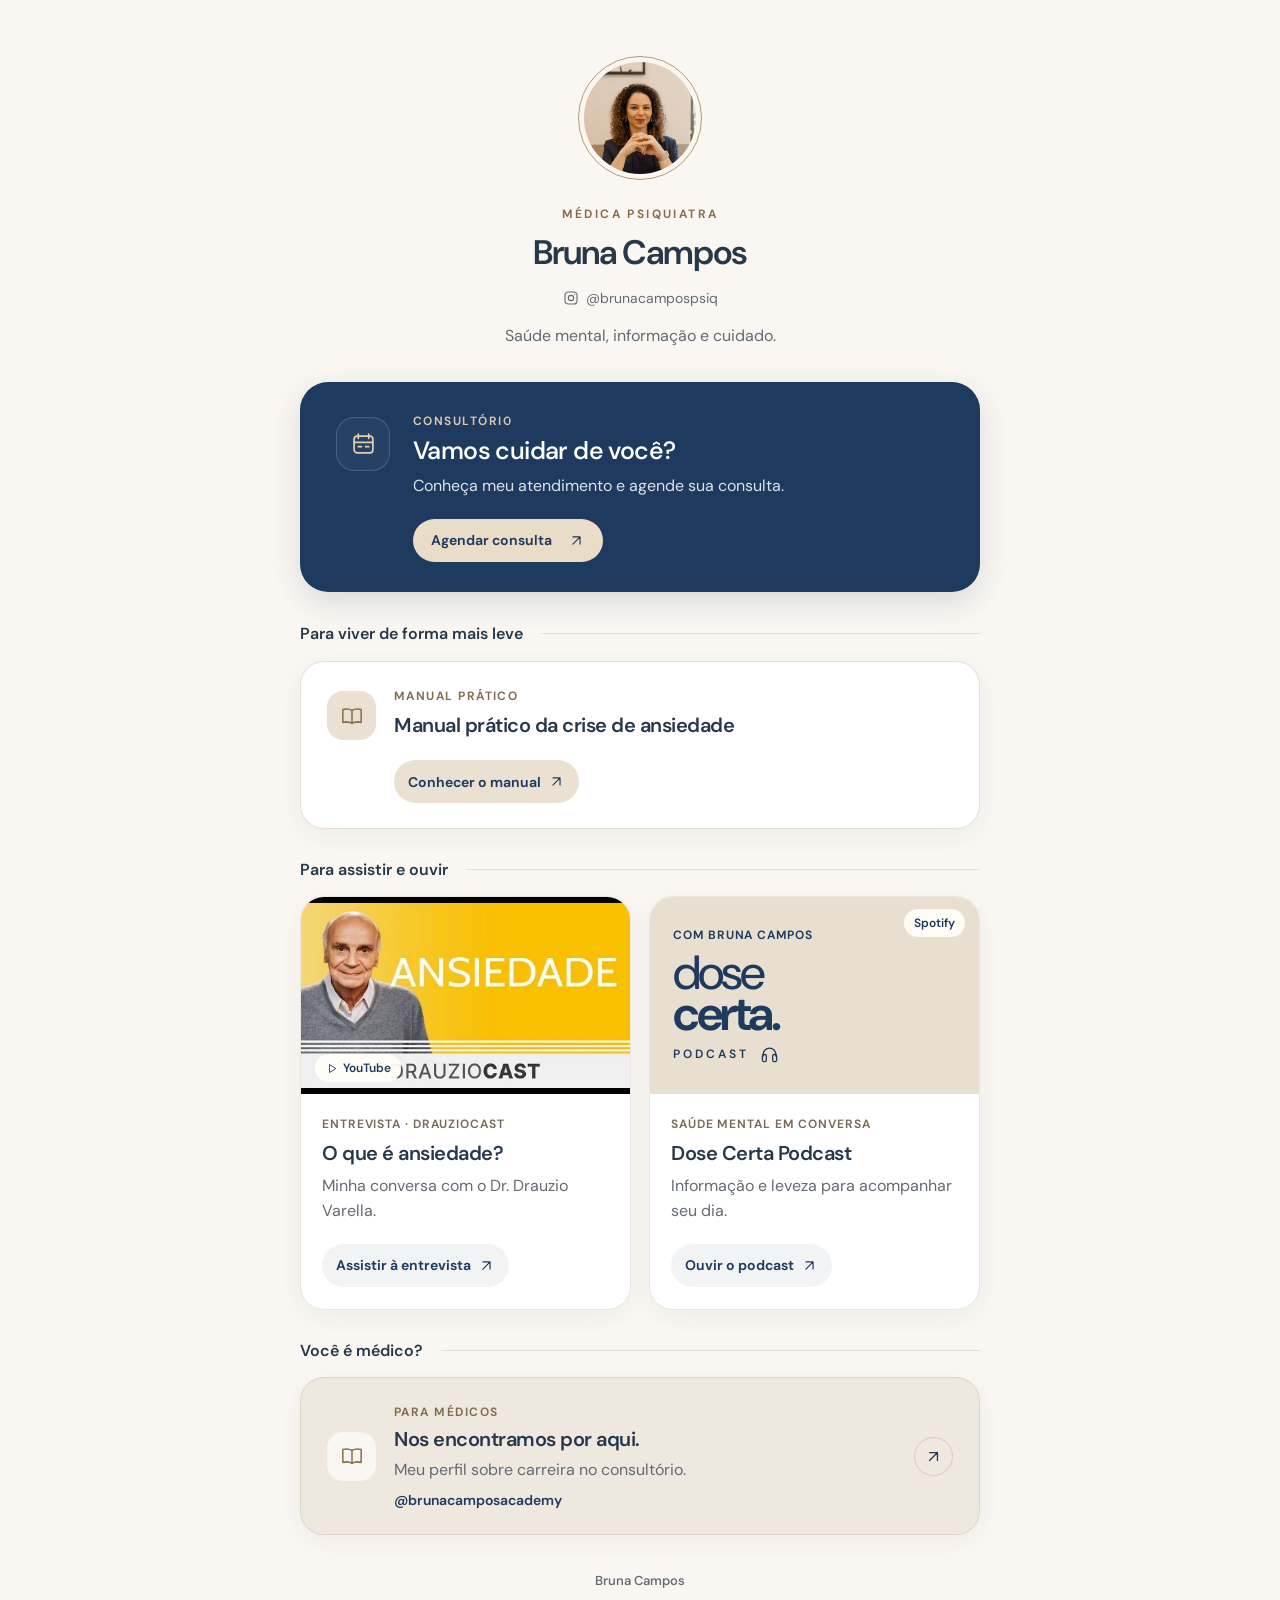
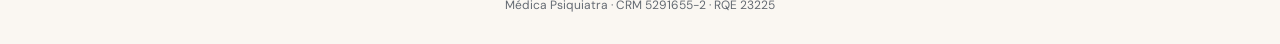
<file: bio/index.html>
<!doctype html>
<html lang="pt-BR">
<head>
  <meta charset="utf-8">
  <meta name="viewport" content="width=device-width, initial-scale=1">
  <link rel="canonical" href="https://www.brunacampospsiq.com/bio/">
  <meta name="theme-color" content="#FAF7F2">
  <title>Bruna Campos | Agendamentos e conteúdos</title>
  <meta name="description" content="Agende sua consulta com a Bruna Campos, assista à entrevista no DrauzioCast, ouça o Dose Certa Podcast e conheça seu perfil para médicos.">
  <link rel="preconnect" href="https://fonts.googleapis.com">
  <link rel="preconnect" href="https://fonts.gstatic.com" crossorigin>
  <link href="https://fonts.googleapis.com/css2?family=DM+Sans:wght@400;450;500;550;600;650;700&display=swap" rel="stylesheet">
  <link rel="stylesheet" href="/bio/style.css">
</head>
<body>
  <svg xmlns="http://www.w3.org/2000/svg" class="icon-library" aria-hidden="true"><defs>
    <symbol id="arrow" viewBox="0 0 24 24"><path d="M7 17 17 7M7 7h10v10"/></symbol>
    <symbol id="calendar" viewBox="0 0 24 24"><rect x="3" y="5" width="18" height="16" rx="3"/><path d="M7 3v4m10-4v4M3 11h18m-14 4h3m4 0h3"/></symbol>
    <symbol id="play" viewBox="0 0 24 24"><path d="m9 5 11 7-11 7Z"/></symbol>
    <symbol id="headphones" viewBox="0 0 24 24"><path d="M4 14v-2a8 8 0 0 1 16 0v2"/><rect x="3" y="12" width="5" height="9" rx="2"/><rect x="16" y="12" width="5" height="9" rx="2"/></symbol>
    <symbol id="instagram" viewBox="0 0 24 24"><rect x="3" y="3" width="18" height="18" rx="5"/><circle cx="12" cy="12" r="4"/><path d="M17.5 6.5h.01"/></symbol>
    <symbol id="book" viewBox="0 0 24 24"><path d="M12 6c-3-2-6-2-10-1v14c4-1 7-1 10 1 3-2 6-2 10-1V5c-4-1-7-1-10 1Zm0 0v14"/></symbol>
  </defs></svg>
  <main>
    <header class="profile">
      <div class="portrait-ring"><img class="portrait" src="/bio/assets/bruna.webp" alt="Bruna Campos" width="120" height="120" fetchpriority="high"></div>
      <span class="specialty">MÉDICA PSIQUIATRA</span>
      <h1>Bruna Campos</h1>
      <a class="handle" href="https://www.instagram.com/brunacampospsiq/" target="_blank" rel="noopener noreferrer"><svg class="icon"><use href="#instagram"/></svg>@brunacampospsiq</a>
      <p>Saúde mental, informação e cuidado.</p>
    </header>

    <a class="appointment lift" href="https://www.brunacampospsiq.com/" target="_blank" rel="noopener noreferrer">
      <span class="appointment-icon"><svg class="icon"><use href="#calendar"/></svg></span>
      <span class="appointment-copy"><span class="eyebrow">CONSULTÓRIO</span><h2>Vamos cuidar de você?</h2><p>Conheça meu atendimento e agende sua consulta.</p><span class="pill primary-pill">Agendar consulta <svg class="icon"><use href="#arrow"/></svg></span></span>
    </a>

    <section class="manual" aria-labelledby="manual-heading">
      <div class="section-heading"><h2 id="manual-heading">Para viver de forma mais leve</h2><span class="rule"></span></div>
      <a class="academy manual-card lift" href="https://chk.eduzz.com/1536646" target="_blank" rel="noopener noreferrer">
        <span class="academy-icon"><svg class="icon" aria-hidden="true"><use href="#book"/></svg></span>
        <div class="academy-copy"><span class="eyebrow">MANUAL PRÁTICO</span><h3>Manual prático da crise de ansiedade</h3><span class="pill media-pill">Conhecer o manual <svg class="icon" aria-hidden="true"><use href="#arrow"/></svg></span></div>
      </a>
    </section>

    <section class="content" aria-labelledby="content-heading">
      <div class="section-heading"><h2 id="content-heading">Para assistir e ouvir</h2><span class="rule"></span></div>
      <div class="media-grid">
        <a class="media-card lift" href="https://www.youtube.com/watch?v=bxE9bQWkuxI" target="_blank" rel="noopener noreferrer">
          <div class="media-visual interview"><img src="/bio/assets/drauzio.webp" alt="Entrevista da Bruna Campos no DrauzioCast" width="480" height="360"><span class="media-badge"><svg class="icon"><use href="#play"/></svg>YouTube</span></div>
          <div class="media-copy"><span class="eyebrow">ENTREVISTA · DRAUZIOCAST</span><h3>O que é ansiedade?</h3><p>Minha conversa com o Dr. Drauzio Varella.</p><span class="pill media-pill">Assistir à entrevista <svg class="icon"><use href="#arrow"/></svg></span></div>
        </a>
        <a class="media-card lift" href="https://open.spotify.com/show/1ptOx0zM9FAZb1U8uXYe4r" target="_blank" rel="noopener noreferrer">
          <div class="media-visual podcast"><span class="podcast-kicker">COM BRUNA CAMPOS</span><span class="podcast-title">dose<br><b>certa.</b></span><span class="podcast-bottom">P O D C A S T <svg class="icon"><use href="#headphones"/></svg></span><span class="media-badge">Spotify</span></div>
          <div class="media-copy"><span class="eyebrow">SAÚDE MENTAL EM CONVERSA</span><h3>Dose Certa Podcast</h3><p>Informação e leveza para acompanhar seu dia.</p><span class="pill media-pill">Ouvir o podcast <svg class="icon"><use href="#arrow"/></svg></span></div>
        </a>
      </div>
    </section>

    <section class="doctors" aria-labelledby="doctors-heading">
      <div class="section-heading"><h2 id="doctors-heading">Você é médico?</h2><span class="rule"></span></div>
      <a class="academy lift" href="https://www.instagram.com/brunacamposacademy/" target="_blank" rel="noopener noreferrer">
        <span class="academy-icon"><svg class="icon"><use href="#book"/></svg></span>
        <span class="academy-copy"><span class="eyebrow">PARA MÉDICOS</span><h3>Nos encontramos por aqui.</h3><p>Meu perfil sobre carreira no consultório.</p><span class="academy-handle">@brunacamposacademy</span></span>
        <span class="round-arrow"><svg class="icon"><use href="#arrow"/></svg></span>
      </a>
    </section>
    <footer><span>Bruna Campos</span><p>Médica Psiquiatra · CRM 5291655-2 · RQE 23225</p></footer>
  </main>
</body>
</html>
</file>
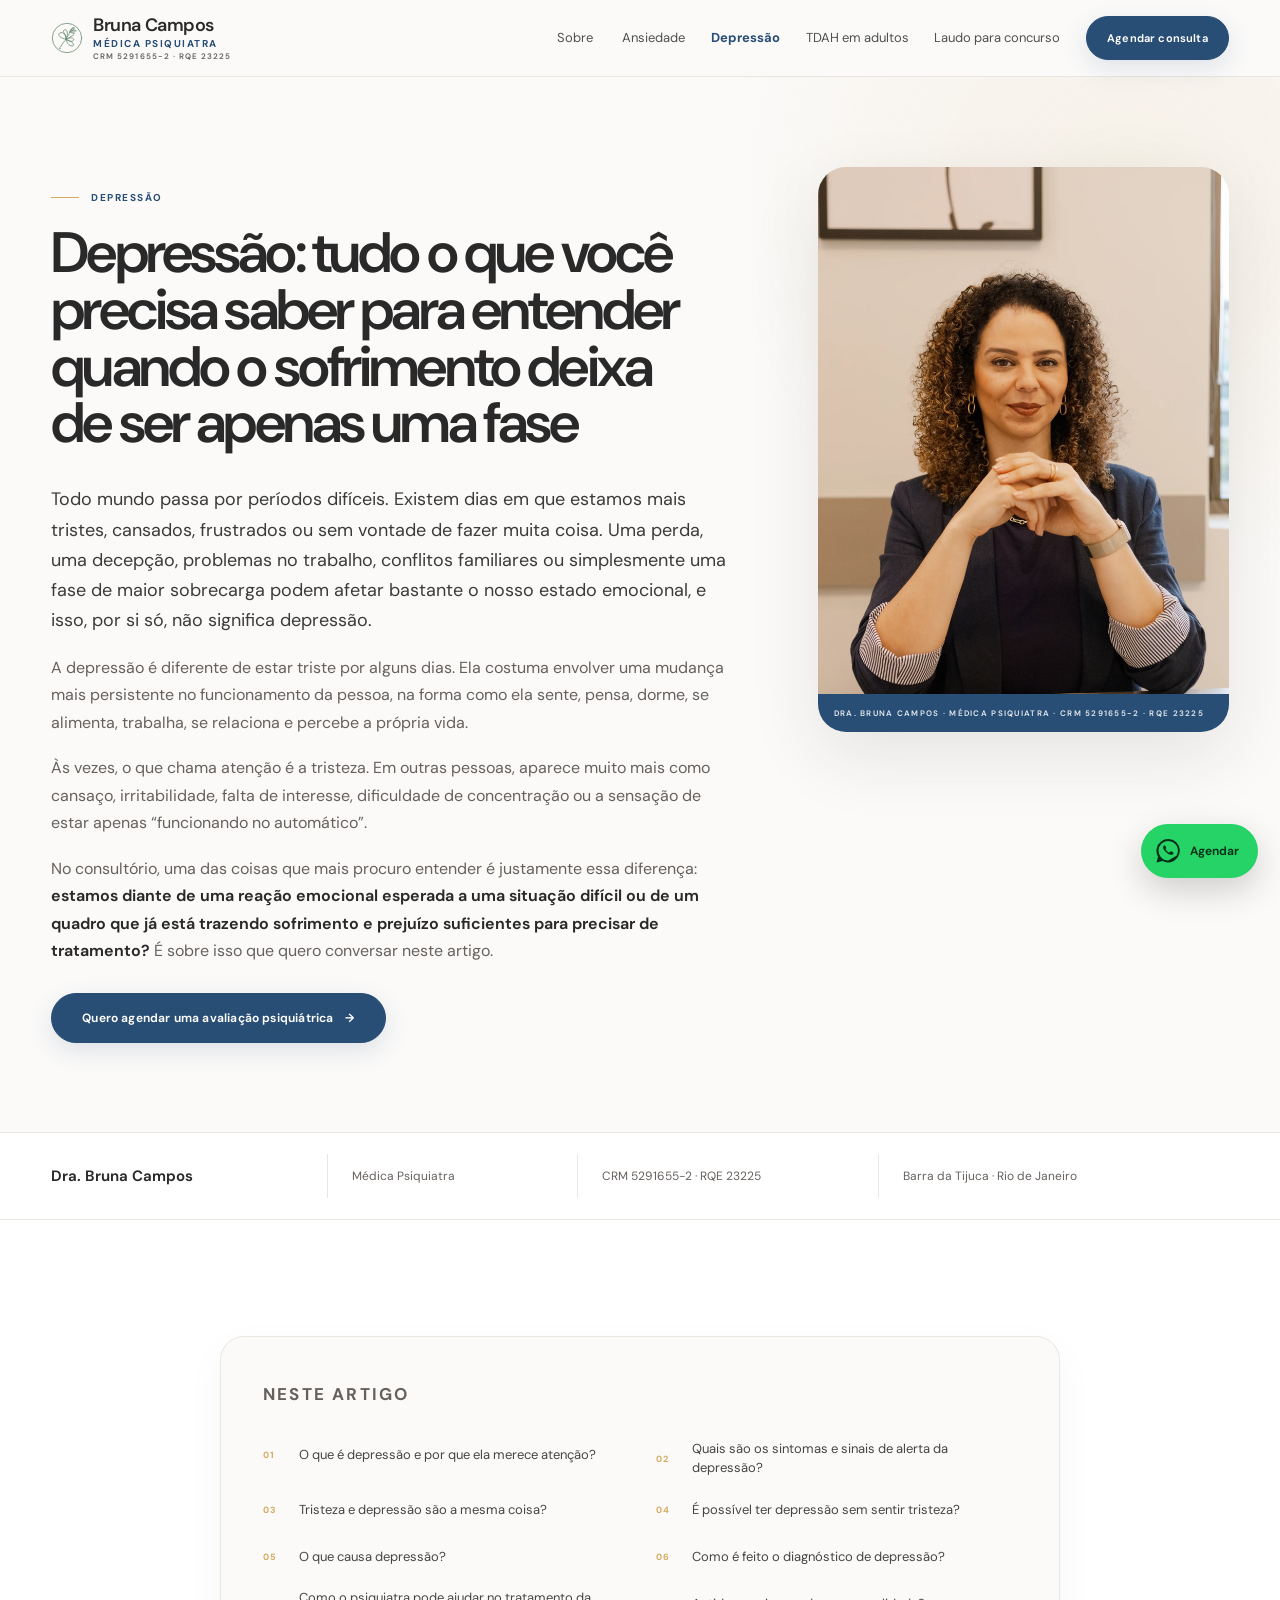
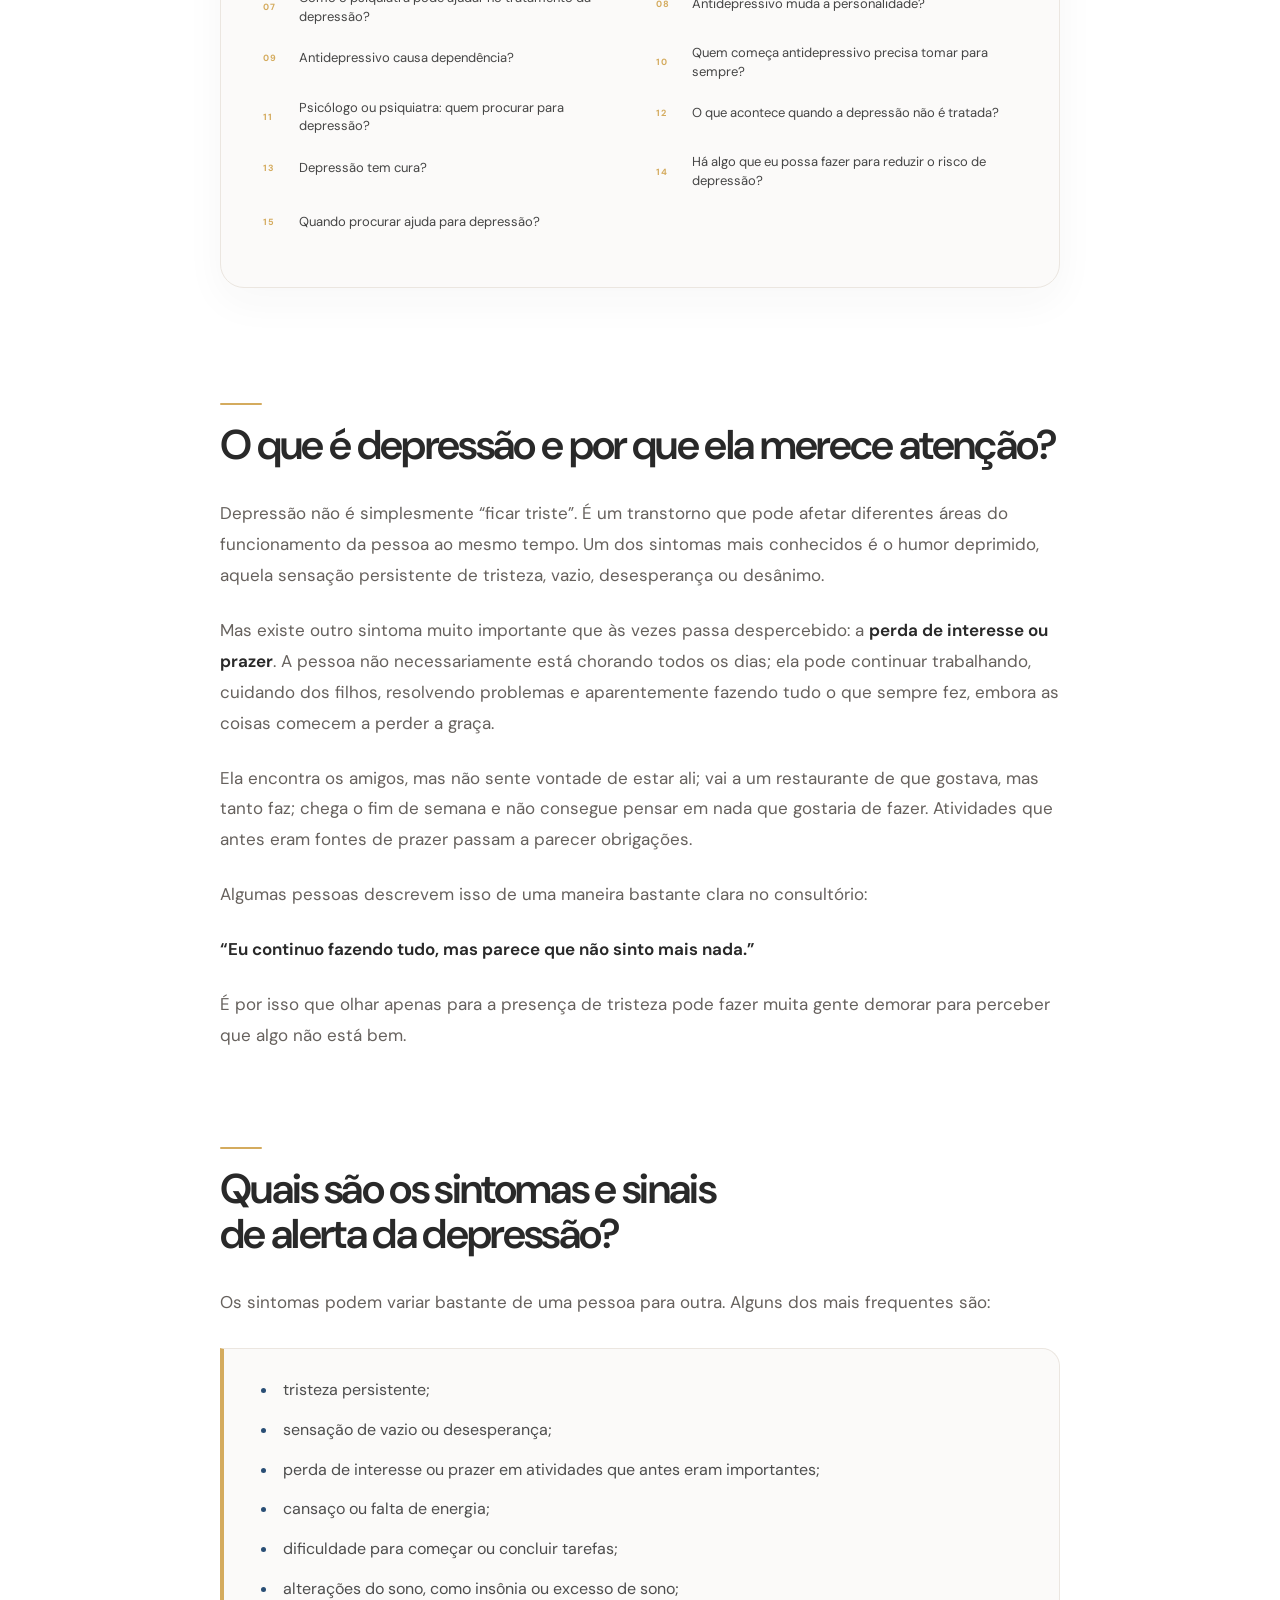
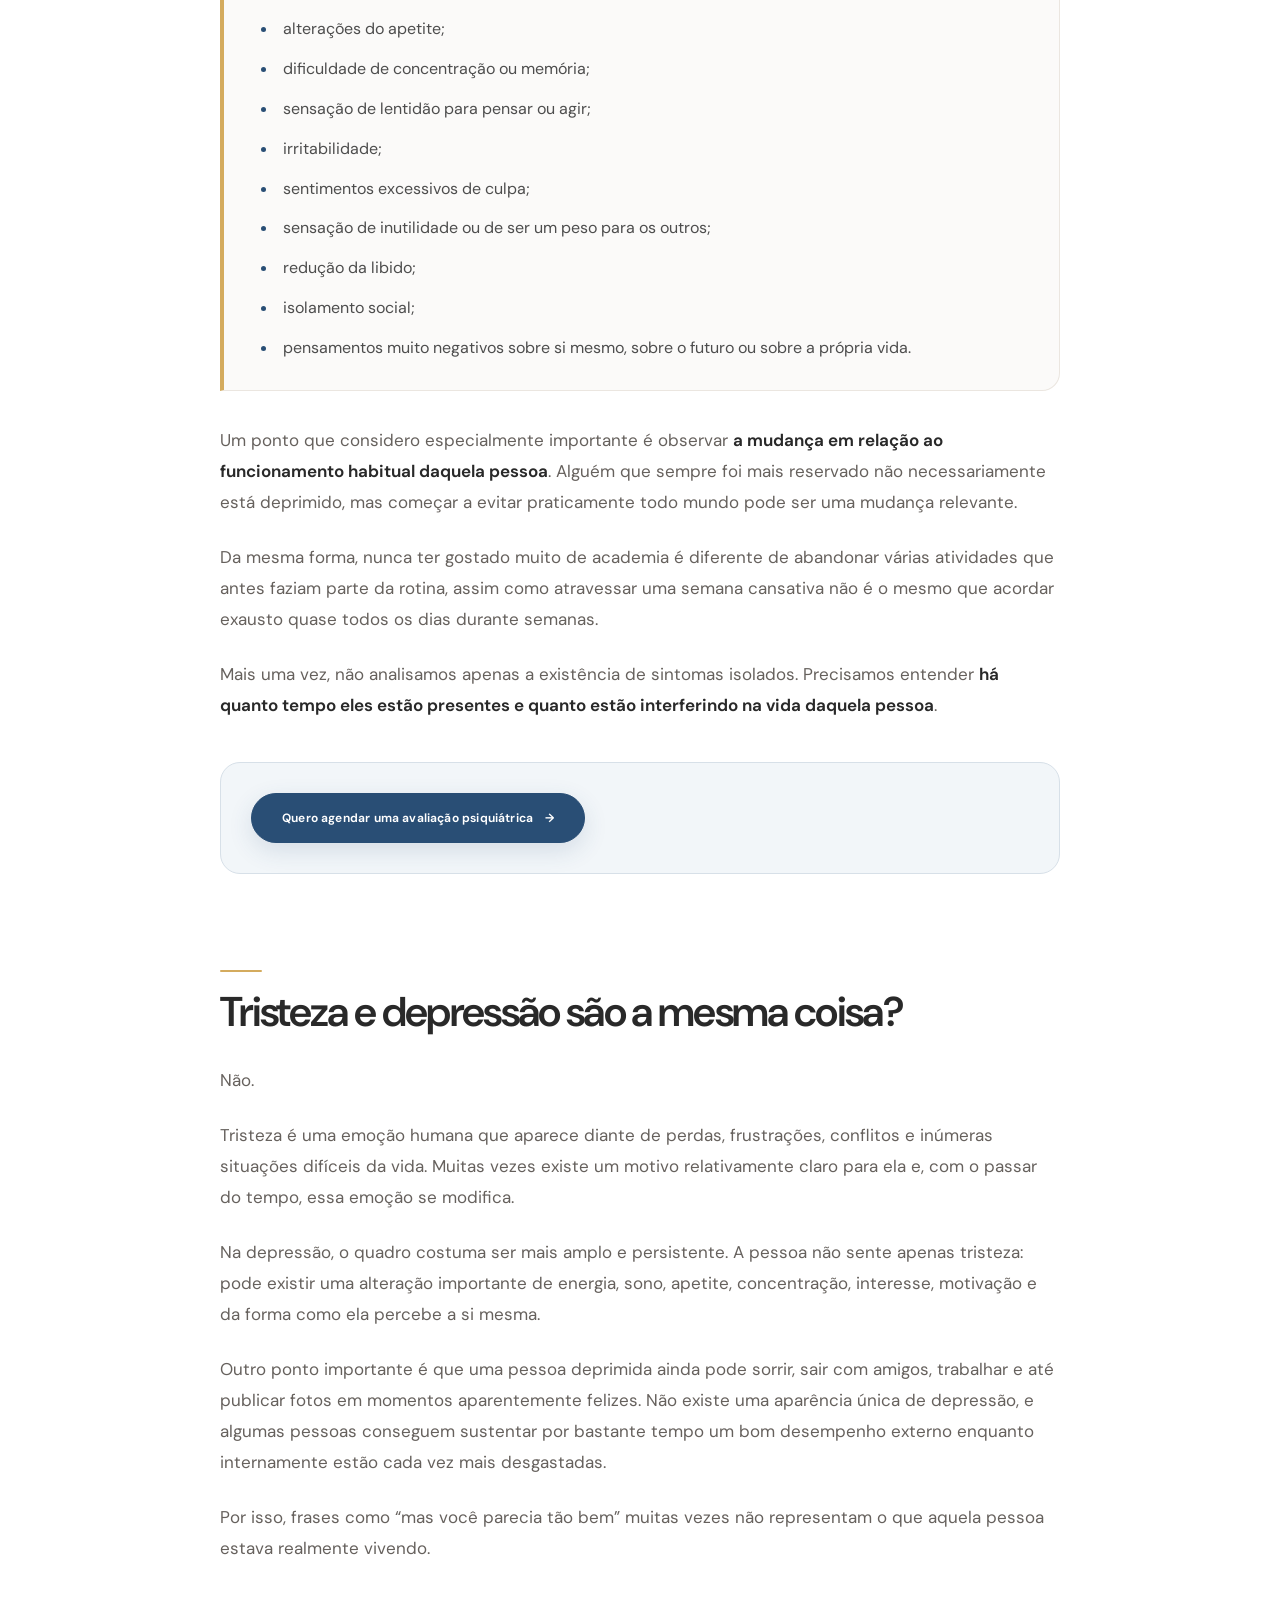
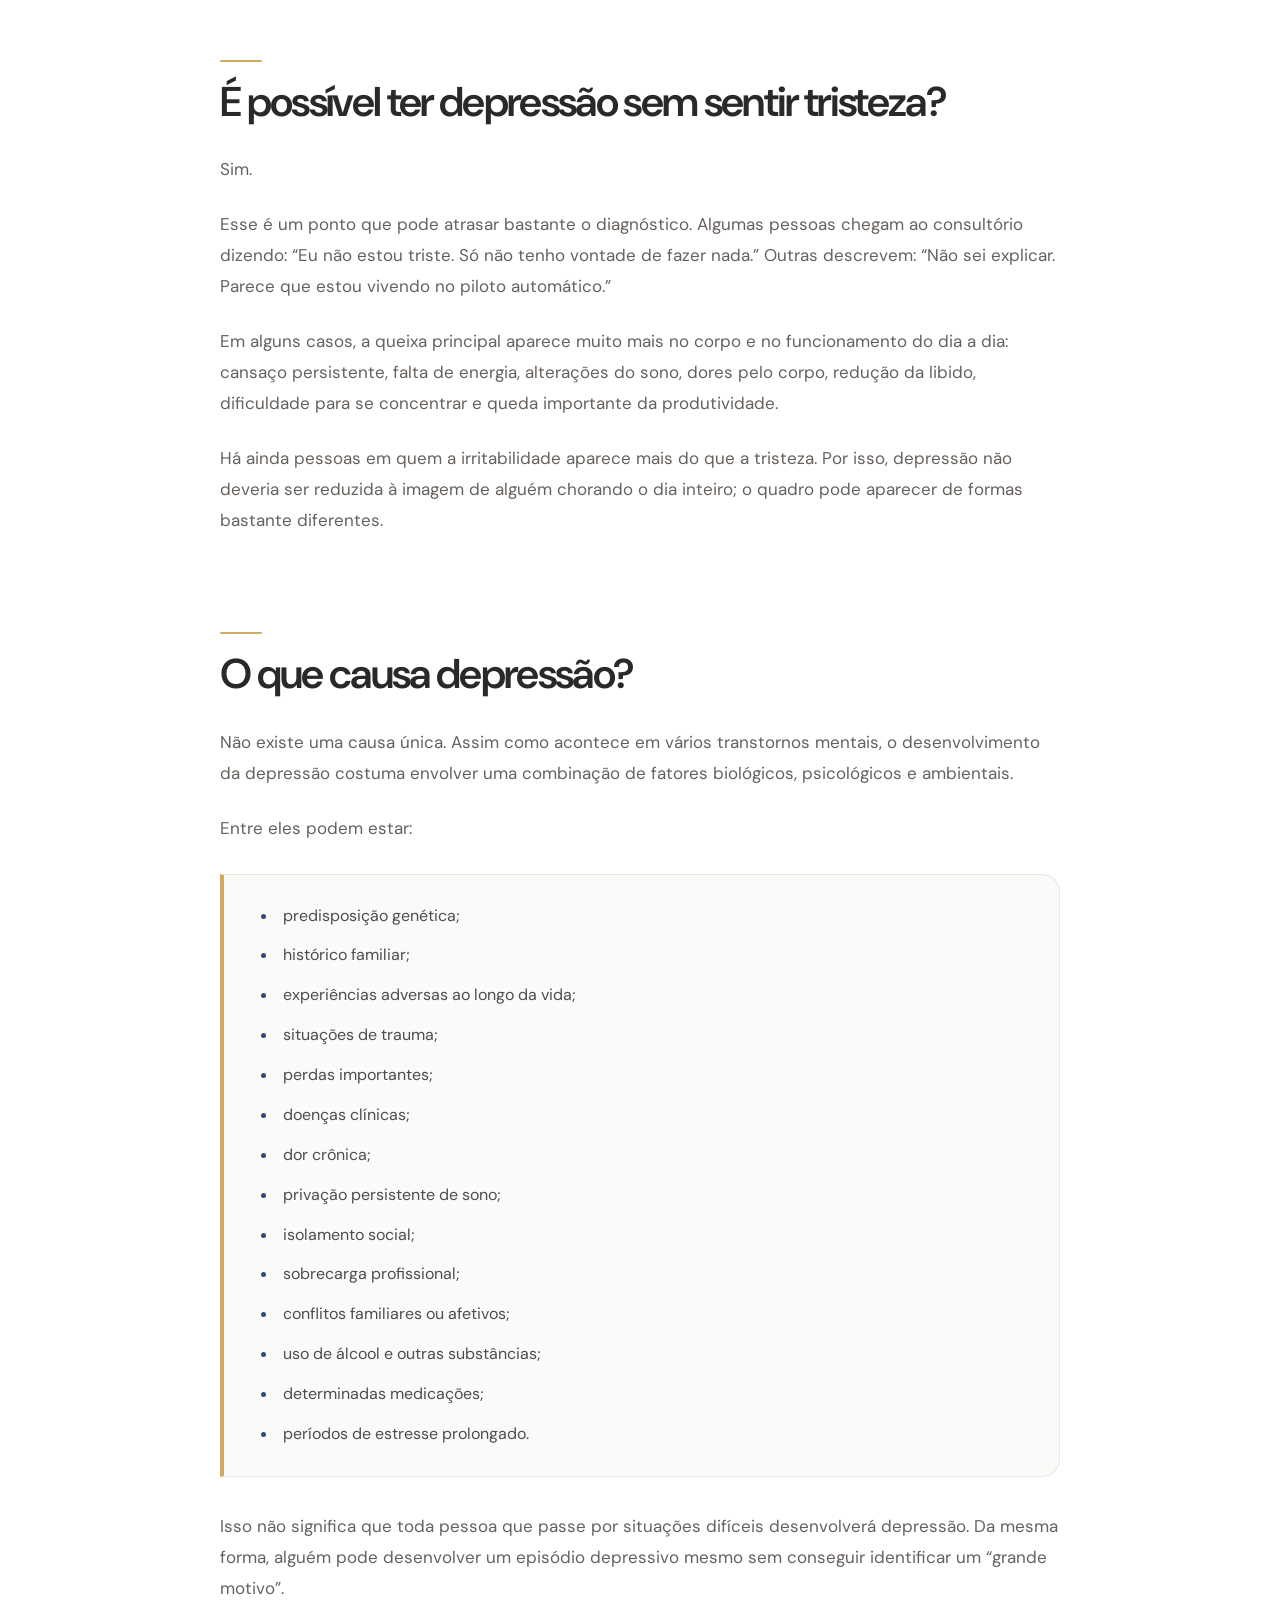
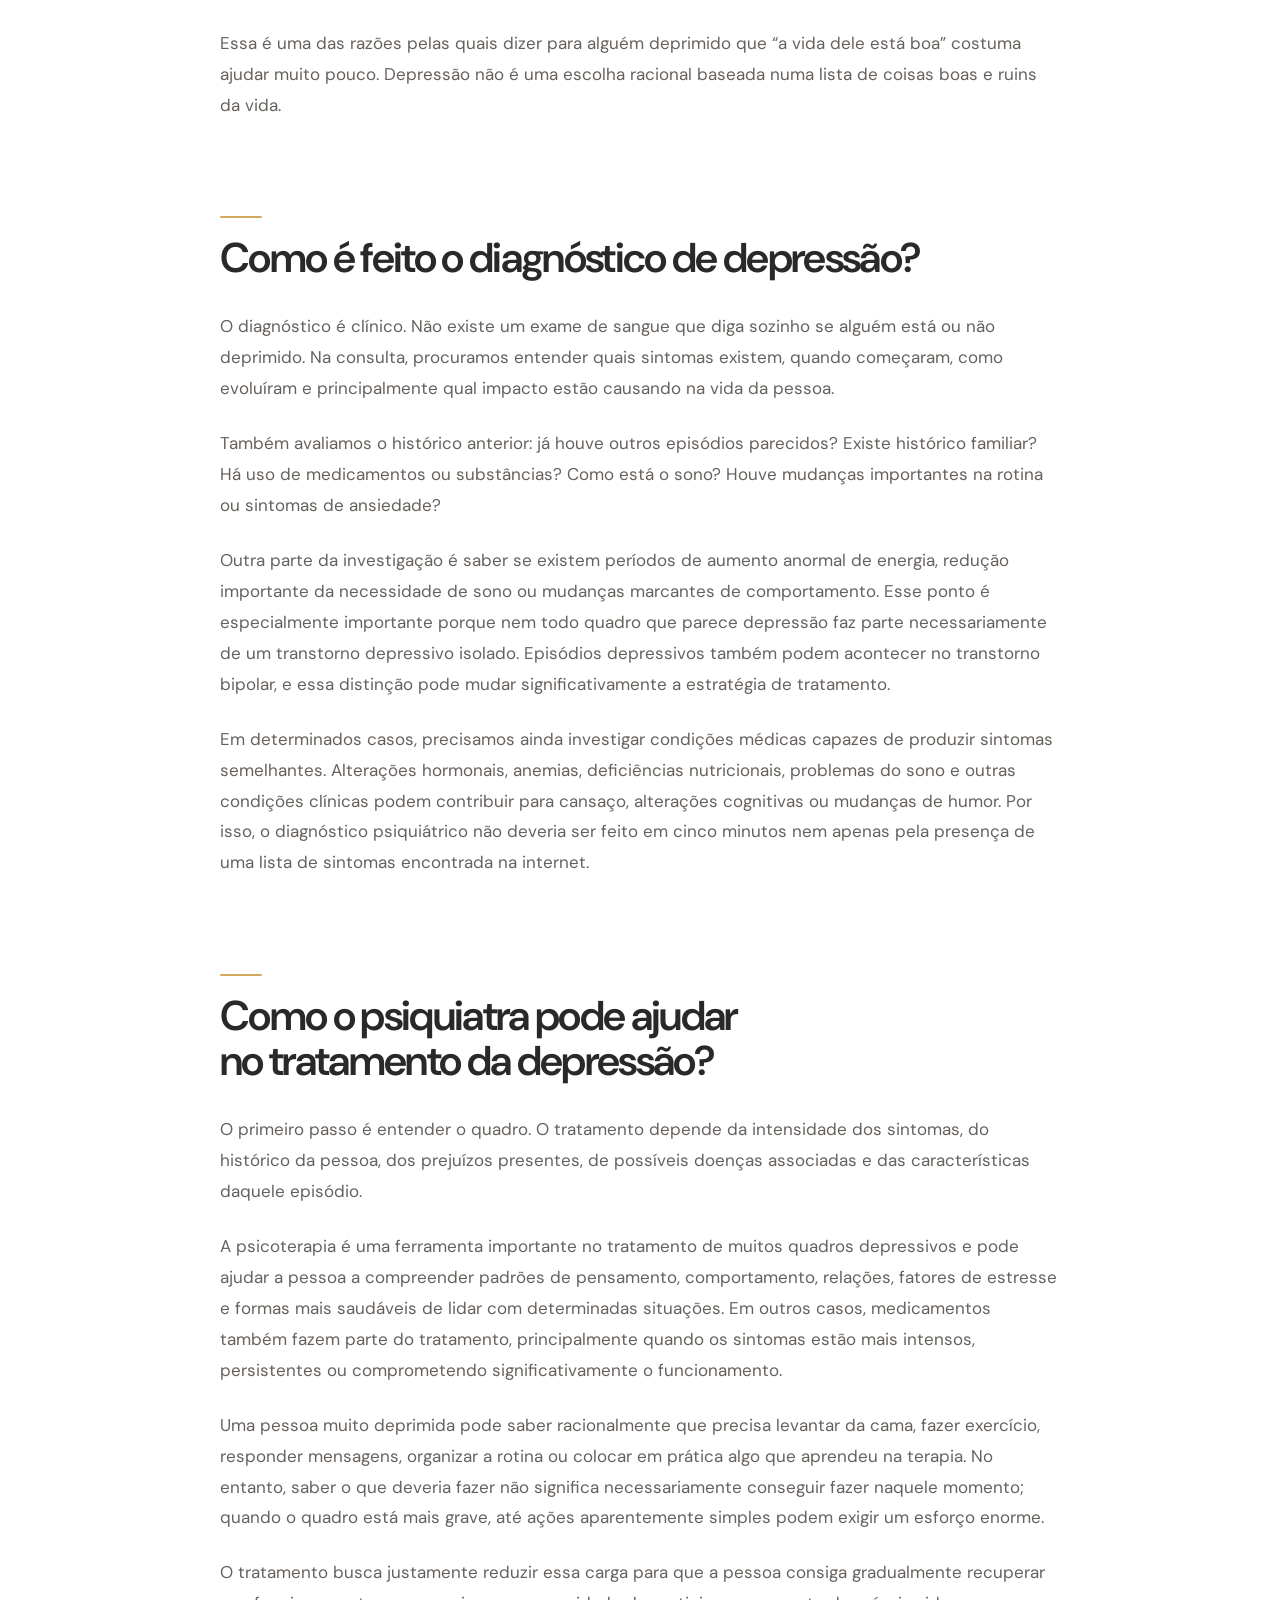
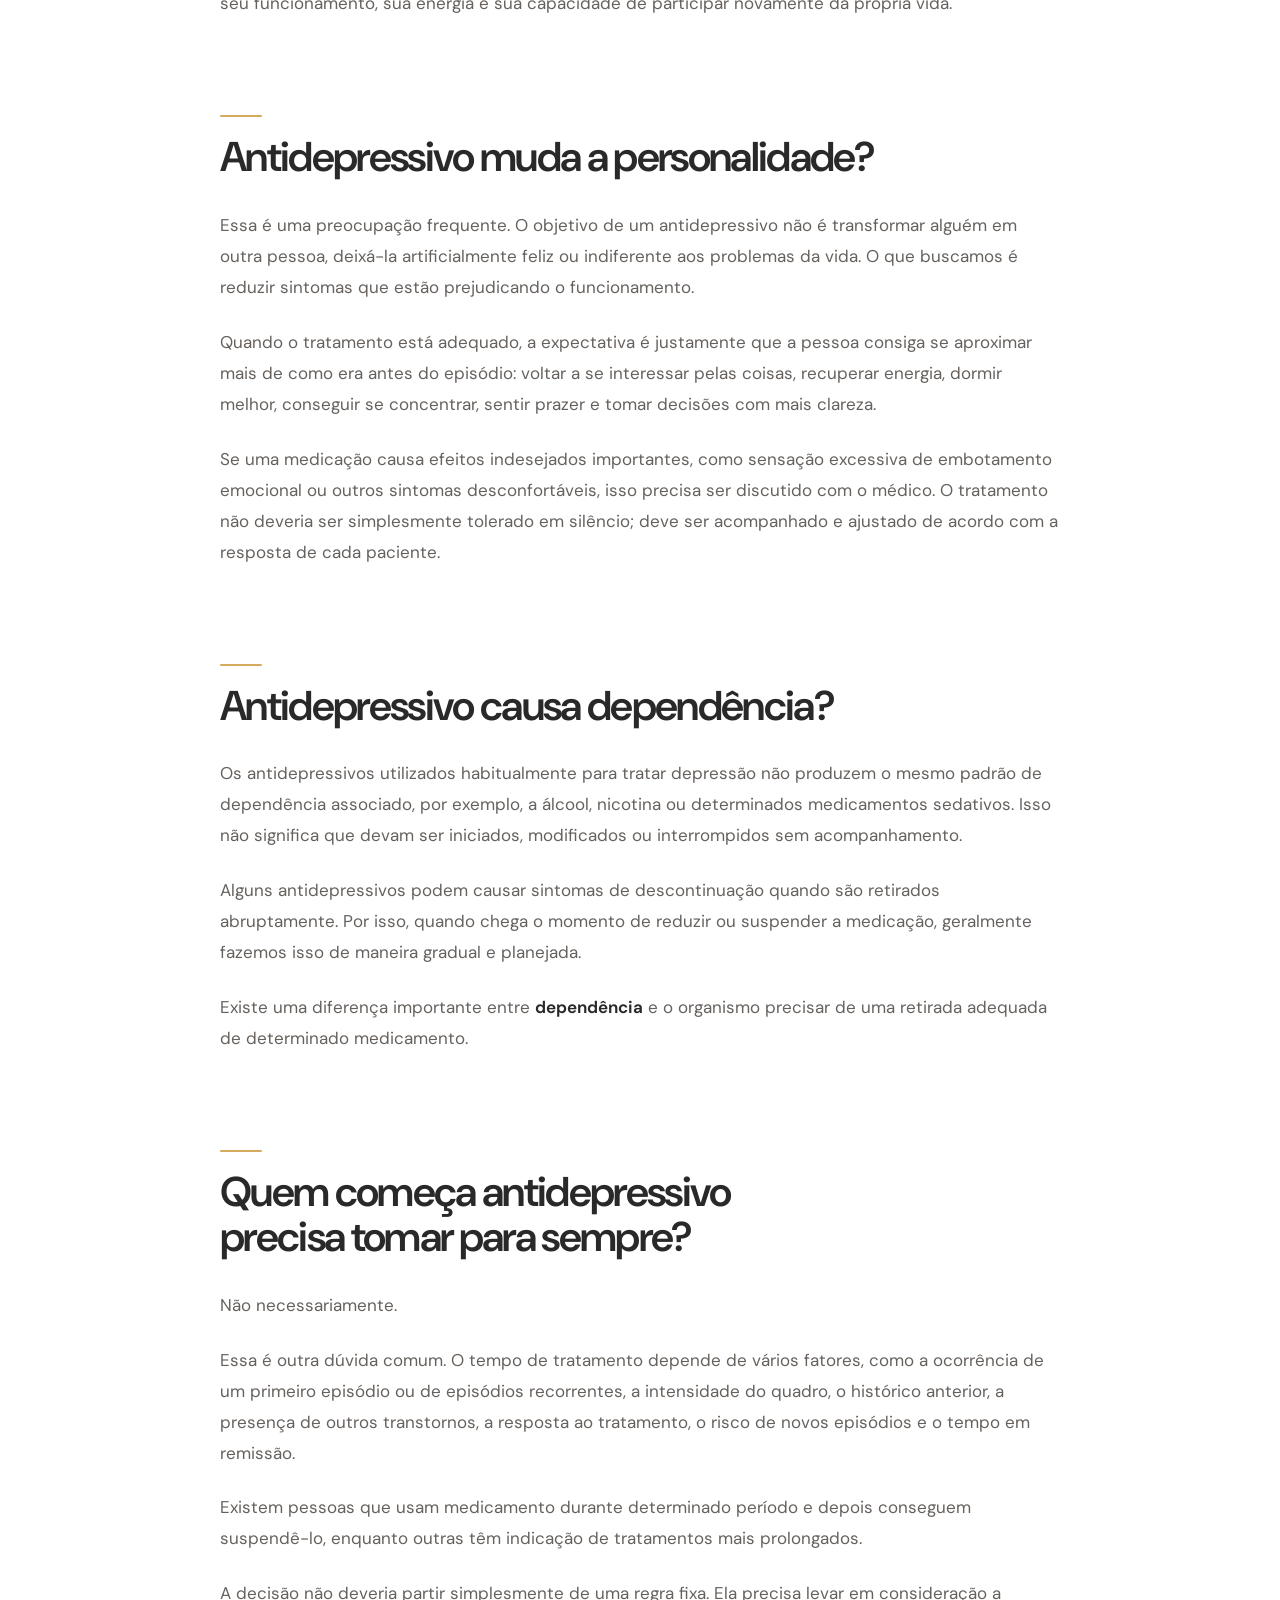
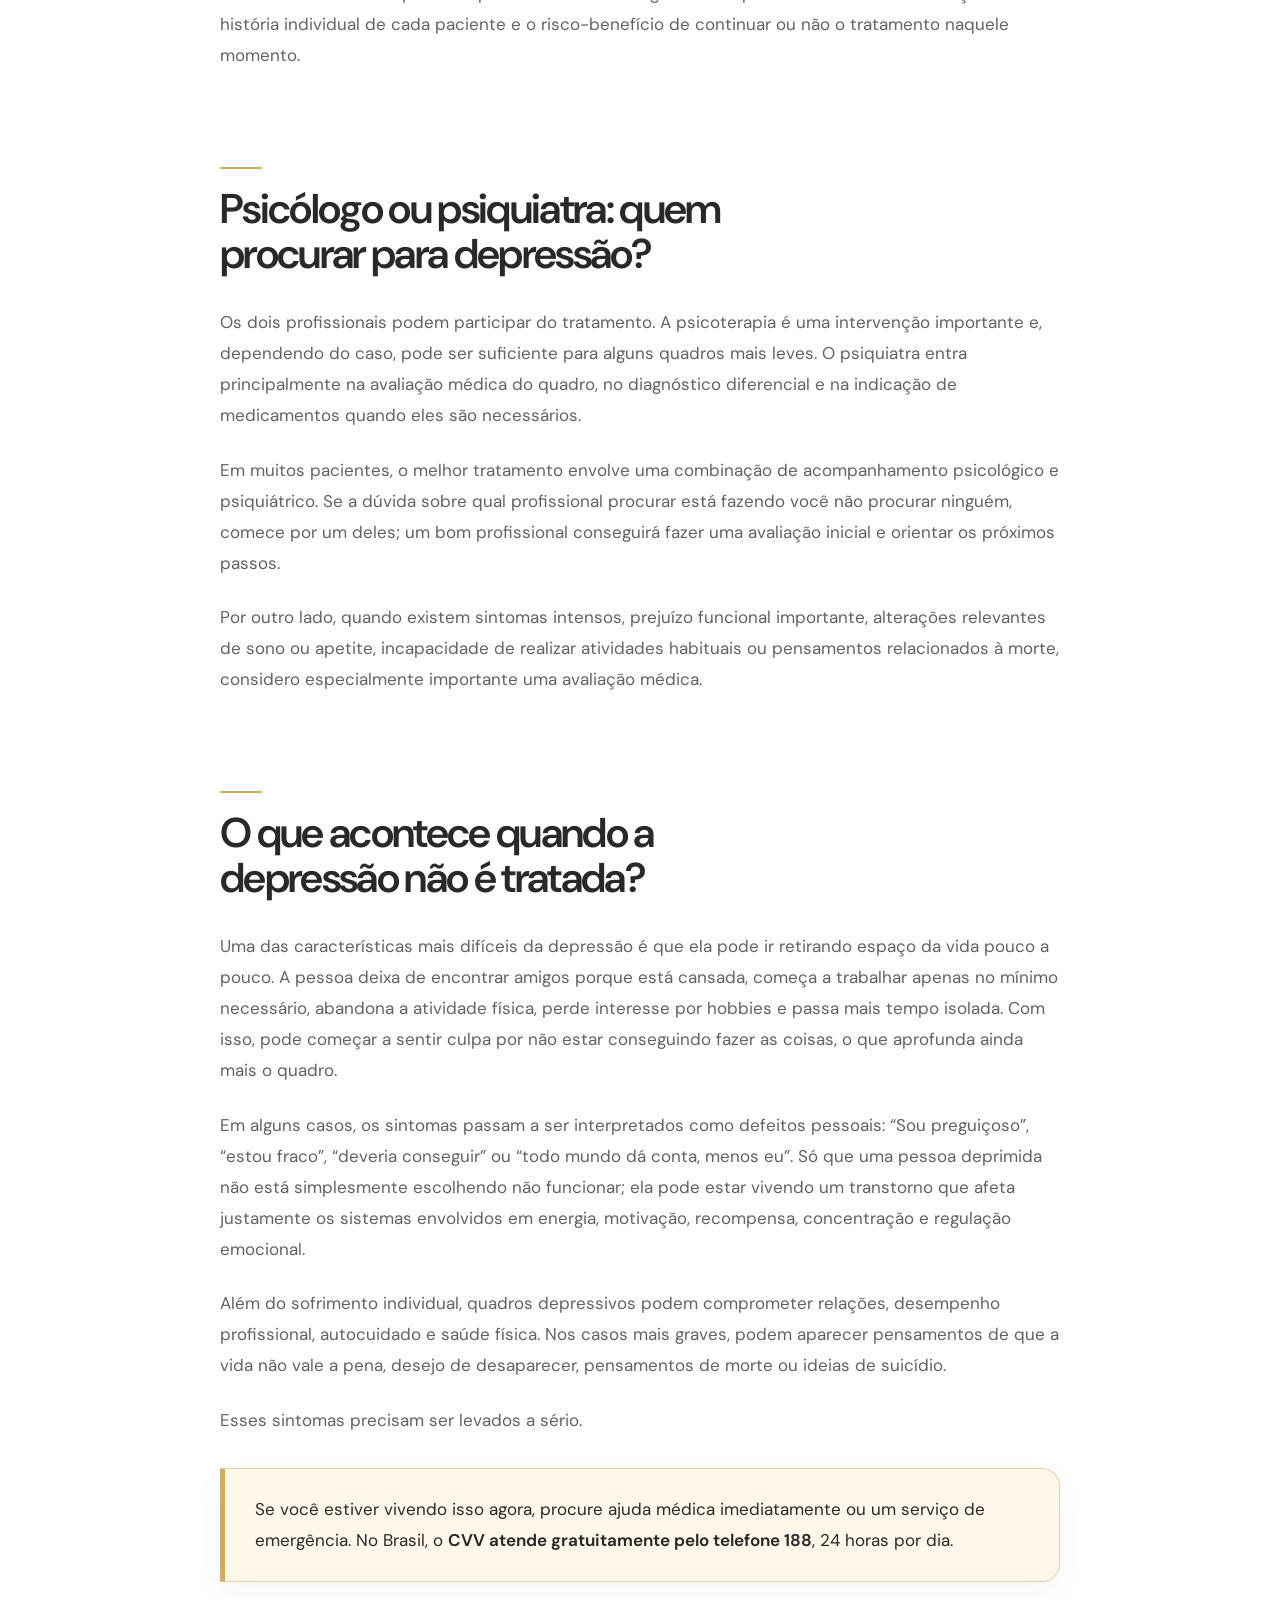
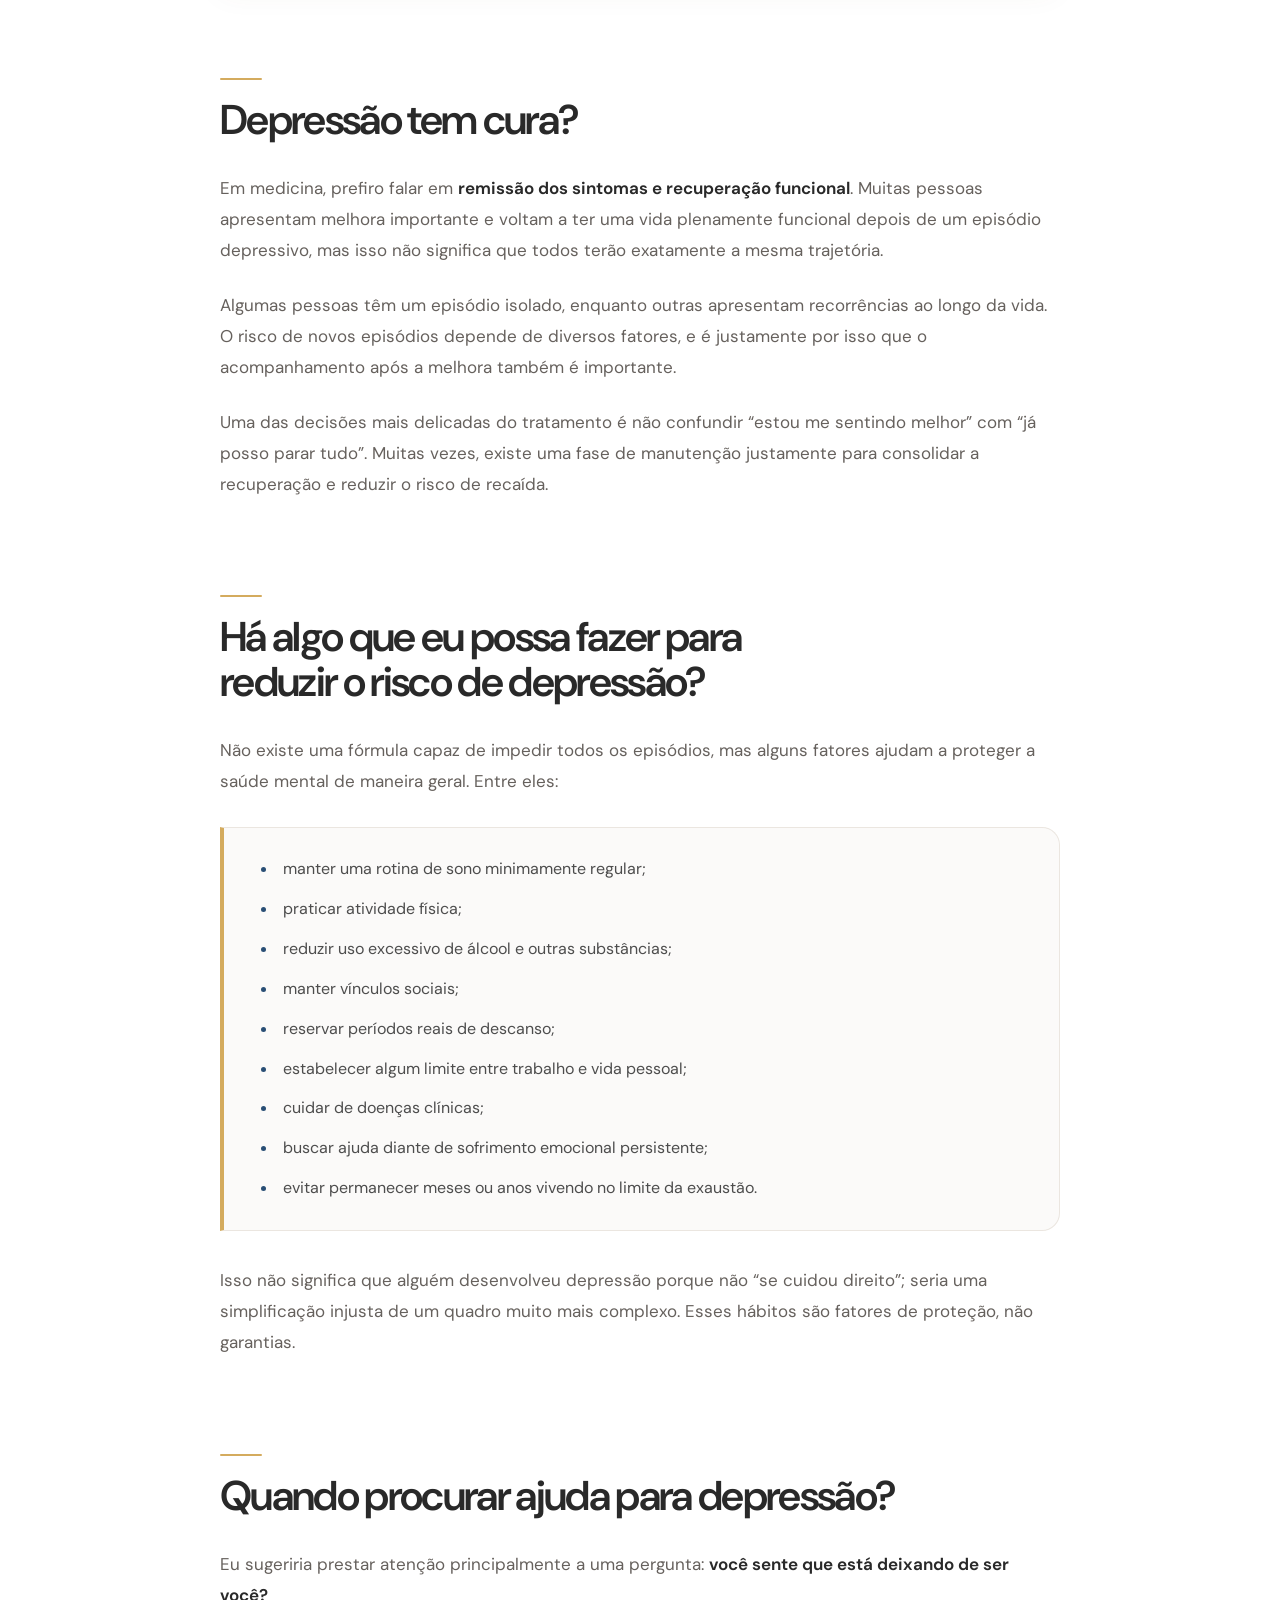
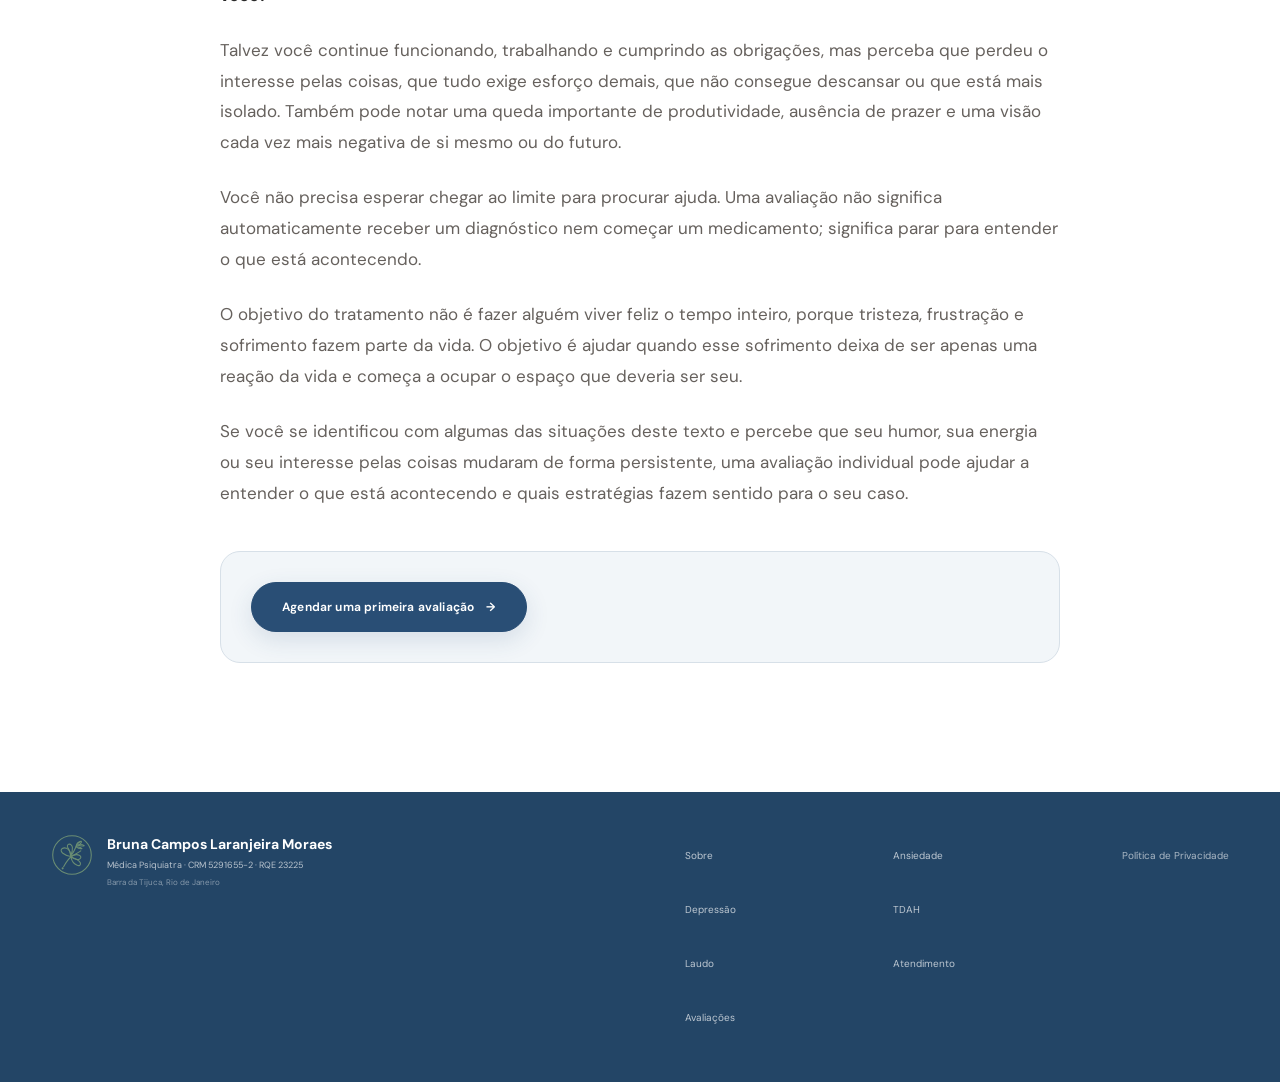
<file: depressao/index.html>
<!DOCTYPE html>
<html lang="pt-BR">
<head>
<meta charset="utf-8"/>
<meta content="width=device-width, initial-scale=1" name="viewport"/>
<title>Depressão: sintomas e tratamento | Dra. Bruna Campos</title>
<meta content="Entenda sintomas, diagnóstico e tratamento da depressão e saiba quando procurar avaliação psiquiátrica com a Dra. Bruna Campos, no Rio de Janeiro." name="description"/>
<link href="https://www.brunacampospsiq.com/depressao/" rel="canonical"/>
<meta content="article" property="og:type"/>
<meta content="pt_BR" property="og:locale"/>
<meta content="Depressão: sintomas e tratamento | Dra. Bruna Campos" property="og:title"/>
<meta content="Entenda sintomas, diagnóstico e tratamento da depressão e saiba quando procurar avaliação psiquiátrica com a Dra. Bruna Campos, no Rio de Janeiro." property="og:description"/>
<meta content="https://www.brunacampospsiq.com/depressao/" property="og:url"/>
<meta content="https://www.brunacampospsiq.com/assets/images/bruna-hero.webp" property="og:image"/>
<meta content="summary_large_image" name="twitter:card"/>
<meta content="Depressão: sintomas e tratamento | Dra. Bruna Campos" name="twitter:title"/>
<meta content="Entenda sintomas, diagnóstico e tratamento da depressão e saiba quando procurar avaliação psiquiátrica com a Dra. Bruna Campos, no Rio de Janeiro." name="twitter:description"/>
<meta content="https://www.brunacampospsiq.com/assets/images/bruna-hero.webp" name="twitter:image"/>
<meta content="Bruna Campos Laranjeira Moraes" name="author"/>
<link href="https://fonts.googleapis.com" rel="preconnect"/>
<link crossorigin="" href="https://fonts.gstatic.com" rel="preconnect"/>
<link href="https://fonts.googleapis.com/css2?family=DM+Sans:wght@400;500;600;700&amp;display=swap" rel="stylesheet"/>
<link href="../assets/css/styles.css?v=25" rel="stylesheet"/>
<link href="../favicon.svg" rel="icon" type="image/svg+xml"/>
<link as="image" fetchpriority="high" href="../assets/images/bruna-hero.webp" rel="preload"/>
<script type="application/ld+json">
{
  "@context": "https://schema.org",
  "@graph": [
    {
      "@type": "MedicalWebPage",
      "@id": "https://www.brunacampospsiq.com/depressao/#webpage",
      "url": "https://www.brunacampospsiq.com/depressao/",
      "name": "Depressão: tudo o que você precisa saber para entender quando o sofrimento deixa de ser apenas uma fase",
      "description": "Entenda sintomas, diagnóstico e tratamento da depressão e saiba quando procurar avaliação psiquiátrica com a Dra. Bruna Campos, no Rio de Janeiro.",
      "inLanguage": "pt-BR",
      "about": {
        "@type": "MedicalCondition",
        "name": "Depressão"
      },
      "author": {
        "@id": "https://www.brunacampospsiq.com/#bruna"
      }
    },
    {
      "@type": [
        "Person",
        "Physician"
      ],
      "@id": "https://www.brunacampospsiq.com/#bruna",
      "name": "Bruna Campos Laranjeira Moraes",
      "jobTitle": "Médica Psiquiatra",
      "medicalSpecialty": "Psychiatric",
      "areaServed": {
        "@type": "Place",
        "name": "Barra da Tijuca, Rio de Janeiro"
      },
      "sameAs": [
        "https://www.doctoralia.com.br/bruna-campos-2/psiquiatra/rio-de-janeiro",
        "https://www.instagram.com/brunacampospsiq/",
        "https://share.google/ED9ckal8CYqUAlG8l"
      ]
    },
    {
      "@type": "FAQPage",
      "mainEntity": [
        {
          "@type": "Question",
          "name": "O que é depressão e por que ela merece atenção?",
          "acceptedAnswer": {
            "@type": "Answer",
            "text": "Depressão não é simplesmente “ficar triste”. É um transtorno que pode afetar diferentes áreas do funcionamento da pessoa ao mesmo tempo. Um dos sintomas mais conhecidos é o humor deprimido, aquela sensação persistente de tristeza, vazio, desesperança ou desânimo. Mas existe outro sintoma muito importante que às vezes passa despercebido: a perda de interesse ou prazer. A pessoa não necessariamente está chorando todos os dias; ela pode continuar trabalhando, cuidando dos filhos, resolvendo problemas e aparentemente fazendo tudo o que sempre fez, embora as coisas comecem a perder a graça. Ela encontra os amigos, mas não sente vontade de estar ali; vai a um restaurante de que gostava, mas tanto faz; chega o fim de semana e não consegue pensar em nada que gostaria de fazer. Atividades que antes eram fontes de prazer passam a parecer obrigações. Algumas pessoas descrevem isso de uma maneira bastante clara no consultório: “Eu continuo fazendo tudo, mas parece que não sinto mais nada.” É por isso que olhar apenas para a presença de tristeza pode fazer muita gente demorar para perceber que algo não está bem."
          }
        },
        {
          "@type": "Question",
          "name": "Quais são os sintomas e sinais de alerta da depressão?",
          "acceptedAnswer": {
            "@type": "Answer",
            "text": "Os sintomas podem variar bastante de uma pessoa para outra. Alguns dos mais frequentes são: tristeza persistente; sensação de vazio ou desesperança; perda de interesse ou prazer em atividades que antes eram importantes; cansaço ou falta de energia; dificuldade para começar ou concluir tarefas; alterações do sono, como insônia ou excesso de sono; alterações do apetite; dificuldade de concentração ou memória; sensação de lentidão para pensar ou agir; irritabilidade; sentimentos excessivos de culpa; sensação de inutilidade ou de ser um peso para os outros; redução da libido; isolamento social; pensamentos muito negativos sobre si mesmo, sobre o futuro ou sobre a própria vida. Um ponto que considero especialmente importante é observar a mudança em relação ao funcionamento habitual daquela pessoa. Alguém que sempre foi mais reservado não necessariamente está deprimido, mas começar a evitar praticamente todo mundo pode ser uma mudança relevante. Da mesma forma, nunca ter gostado muito de academia é diferente de abandonar várias atividades que antes faziam parte da rotina, assim como atravessar uma semana cansativa não é o mesmo que acordar exausto quase todos os dias durante semanas. Mais uma vez, não analisamos apenas a existência de sintomas isolados. Precisamos entender há quanto tempo eles estão presentes e quanto estão interferindo na vida daquela pessoa."
          }
        },
        {
          "@type": "Question",
          "name": "Tristeza e depressão são a mesma coisa?",
          "acceptedAnswer": {
            "@type": "Answer",
            "text": "Não. Tristeza é uma emoção humana que aparece diante de perdas, frustrações, conflitos e inúmeras situações difíceis da vida. Muitas vezes existe um motivo relativamente claro para ela e, com o passar do tempo, essa emoção se modifica. Na depressão, o quadro costuma ser mais amplo e persistente. A pessoa não sente apenas tristeza: pode existir uma alteração importante de energia, sono, apetite, concentração, interesse, motivação e da forma como ela percebe a si mesma. Outro ponto importante é que uma pessoa deprimida ainda pode sorrir, sair com amigos, trabalhar e até publicar fotos em momentos aparentemente felizes. Não existe uma aparência única de depressão, e algumas pessoas conseguem sustentar por bastante tempo um bom desempenho externo enquanto internamente estão cada vez mais desgastadas. Por isso, frases como “mas você parecia tão bem” muitas vezes não representam o que aquela pessoa estava realmente vivendo."
          }
        },
        {
          "@type": "Question",
          "name": "É possível ter depressão sem sentir tristeza?",
          "acceptedAnswer": {
            "@type": "Answer",
            "text": "Sim. Esse é um ponto que pode atrasar bastante o diagnóstico. Algumas pessoas chegam ao consultório dizendo: “Eu não estou triste. Só não tenho vontade de fazer nada.” Outras descrevem: “Não sei explicar. Parece que estou vivendo no piloto automático.” Em alguns casos, a queixa principal aparece muito mais no corpo e no funcionamento do dia a dia: cansaço persistente, falta de energia, alterações do sono, dores pelo corpo, redução da libido, dificuldade para se concentrar e queda importante da produtividade. Há ainda pessoas em quem a irritabilidade aparece mais do que a tristeza. Por isso, depressão não deveria ser reduzida à imagem de alguém chorando o dia inteiro; o quadro pode aparecer de formas bastante diferentes."
          }
        },
        {
          "@type": "Question",
          "name": "O que causa depressão?",
          "acceptedAnswer": {
            "@type": "Answer",
            "text": "Não existe uma causa única. Assim como acontece em vários transtornos mentais, o desenvolvimento da depressão costuma envolver uma combinação de fatores biológicos, psicológicos e ambientais. Entre eles podem estar: predisposição genética; histórico familiar; experiências adversas ao longo da vida; situações de trauma; perdas importantes; doenças clínicas; dor crônica; privação persistente de sono; isolamento social; sobrecarga profissional; conflitos familiares ou afetivos; uso de álcool e outras substâncias; determinadas medicações; períodos de estresse prolongado. Isso não significa que toda pessoa que passe por situações difíceis desenvolverá depressão. Da mesma forma, alguém pode desenvolver um episódio depressivo mesmo sem conseguir identificar um “grande motivo”. Essa é uma das razões pelas quais dizer para alguém deprimido que “a vida dele está boa” costuma ajudar muito pouco. Depressão não é uma escolha racional baseada numa lista de coisas boas e ruins da vida."
          }
        },
        {
          "@type": "Question",
          "name": "Como é feito o diagnóstico de depressão?",
          "acceptedAnswer": {
            "@type": "Answer",
            "text": "O diagnóstico é clínico. Não existe um exame de sangue que diga sozinho se alguém está ou não deprimido. Na consulta, procuramos entender quais sintomas existem, quando começaram, como evoluíram e principalmente qual impacto estão causando na vida da pessoa. Também avaliamos o histórico anterior: já houve outros episódios parecidos? Existe histórico familiar? Há uso de medicamentos ou substâncias? Como está o sono? Houve mudanças importantes na rotina ou sintomas de ansiedade? Outra parte da investigação é saber se existem períodos de aumento anormal de energia, redução importante da necessidade de sono ou mudanças marcantes de comportamento. Esse ponto é especialmente importante porque nem todo quadro que parece depressão faz parte necessariamente de um transtorno depressivo isolado. Episódios depressivos também podem acontecer no transtorno bipolar, e essa distinção pode mudar significativamente a estratégia de tratamento. Em determinados casos, precisamos ainda investigar condições médicas capazes de produzir sintomas semelhantes. Alterações hormonais, anemias, deficiências nutricionais, problemas do sono e outras condições clínicas podem contribuir para cansaço, alterações cognitivas ou mudanças de humor. Por isso, o diagnóstico psiquiátrico não deveria ser feito em cinco minutos nem apenas pela presença de uma lista de sintomas encontrada na internet."
          }
        },
        {
          "@type": "Question",
          "name": "Como o psiquiatra pode ajudar no tratamento da depressão?",
          "acceptedAnswer": {
            "@type": "Answer",
            "text": "O primeiro passo é entender o quadro. O tratamento depende da intensidade dos sintomas, do histórico da pessoa, dos prejuízos presentes, de possíveis doenças associadas e das características daquele episódio. A psicoterapia é uma ferramenta importante no tratamento de muitos quadros depressivos e pode ajudar a pessoa a compreender padrões de pensamento, comportamento, relações, fatores de estresse e formas mais saudáveis de lidar com determinadas situações. Em outros casos, medicamentos também fazem parte do tratamento, principalmente quando os sintomas estão mais intensos, persistentes ou comprometendo significativamente o funcionamento. Uma pessoa muito deprimida pode saber racionalmente que precisa levantar da cama, fazer exercício, responder mensagens, organizar a rotina ou colocar em prática algo que aprendeu na terapia. No entanto, saber o que deveria fazer não significa necessariamente conseguir fazer naquele momento; quando o quadro está mais grave, até ações aparentemente simples podem exigir um esforço enorme. O tratamento busca justamente reduzir essa carga para que a pessoa consiga gradualmente recuperar seu funcionamento, sua energia e sua capacidade de participar novamente da própria vida."
          }
        },
        {
          "@type": "Question",
          "name": "Antidepressivo muda a personalidade?",
          "acceptedAnswer": {
            "@type": "Answer",
            "text": "Essa é uma preocupação frequente. O objetivo de um antidepressivo não é transformar alguém em outra pessoa, deixá-la artificialmente feliz ou indiferente aos problemas da vida. O que buscamos é reduzir sintomas que estão prejudicando o funcionamento. Quando o tratamento está adequado, a expectativa é justamente que a pessoa consiga se aproximar mais de como era antes do episódio: voltar a se interessar pelas coisas, recuperar energia, dormir melhor, conseguir se concentrar, sentir prazer e tomar decisões com mais clareza. Se uma medicação causa efeitos indesejados importantes, como sensação excessiva de embotamento emocional ou outros sintomas desconfortáveis, isso precisa ser discutido com o médico. O tratamento não deveria ser simplesmente tolerado em silêncio; deve ser acompanhado e ajustado de acordo com a resposta de cada paciente."
          }
        },
        {
          "@type": "Question",
          "name": "Antidepressivo causa dependência?",
          "acceptedAnswer": {
            "@type": "Answer",
            "text": "Os antidepressivos utilizados habitualmente para tratar depressão não produzem o mesmo padrão de dependência associado, por exemplo, a álcool, nicotina ou determinados medicamentos sedativos. Isso não significa que devam ser iniciados, modificados ou interrompidos sem acompanhamento. Alguns antidepressivos podem causar sintomas de descontinuação quando são retirados abruptamente. Por isso, quando chega o momento de reduzir ou suspender a medicação, geralmente fazemos isso de maneira gradual e planejada. Existe uma diferença importante entre dependência e o organismo precisar de uma retirada adequada de determinado medicamento."
          }
        },
        {
          "@type": "Question",
          "name": "Quem começa antidepressivo precisa tomar para sempre?",
          "acceptedAnswer": {
            "@type": "Answer",
            "text": "Não necessariamente. Essa é outra dúvida comum. O tempo de tratamento depende de vários fatores, como a ocorrência de um primeiro episódio ou de episódios recorrentes, a intensidade do quadro, o histórico anterior, a presença de outros transtornos, a resposta ao tratamento, o risco de novos episódios e o tempo em remissão. Existem pessoas que usam medicamento durante determinado período e depois conseguem suspendê-lo, enquanto outras têm indicação de tratamentos mais prolongados. A decisão não deveria partir simplesmente de uma regra fixa. Ela precisa levar em consideração a história individual de cada paciente e o risco-benefício de continuar ou não o tratamento naquele momento."
          }
        },
        {
          "@type": "Question",
          "name": "Psicólogo ou psiquiatra: quem procurar para depressão?",
          "acceptedAnswer": {
            "@type": "Answer",
            "text": "Os dois profissionais podem participar do tratamento. A psicoterapia é uma intervenção importante e, dependendo do caso, pode ser suficiente para alguns quadros mais leves. O psiquiatra entra principalmente na avaliação médica do quadro, no diagnóstico diferencial e na indicação de medicamentos quando eles são necessários. Em muitos pacientes, o melhor tratamento envolve uma combinação de acompanhamento psicológico e psiquiátrico. Se a dúvida sobre qual profissional procurar está fazendo você não procurar ninguém, comece por um deles; um bom profissional conseguirá fazer uma avaliação inicial e orientar os próximos passos. Por outro lado, quando existem sintomas intensos, prejuízo funcional importante, alterações relevantes de sono ou apetite, incapacidade de realizar atividades habituais ou pensamentos relacionados à morte, considero especialmente importante uma avaliação médica."
          }
        },
        {
          "@type": "Question",
          "name": "O que acontece quando a depressão não é tratada?",
          "acceptedAnswer": {
            "@type": "Answer",
            "text": "Uma das características mais difíceis da depressão é que ela pode ir retirando espaço da vida pouco a pouco. A pessoa deixa de encontrar amigos porque está cansada, começa a trabalhar apenas no mínimo necessário, abandona a atividade física, perde interesse por hobbies e passa mais tempo isolada. Com isso, pode começar a sentir culpa por não estar conseguindo fazer as coisas, o que aprofunda ainda mais o quadro. Em alguns casos, os sintomas passam a ser interpretados como defeitos pessoais: “Sou preguiçoso”, “estou fraco”, “deveria conseguir” ou “todo mundo dá conta, menos eu”. Só que uma pessoa deprimida não está simplesmente escolhendo não funcionar; ela pode estar vivendo um transtorno que afeta justamente os sistemas envolvidos em energia, motivação, recompensa, concentração e regulação emocional. Além do sofrimento individual, quadros depressivos podem comprometer relações, desempenho profissional, autocuidado e saúde física. Nos casos mais graves, podem aparecer pensamentos de que a vida não vale a pena, desejo de desaparecer, pensamentos de morte ou ideias de suicídio. Esses sintomas precisam ser levados a sério. Se você estiver vivendo isso agora, procure ajuda médica imediatamente ou um serviço de emergência. No Brasil, o CVV atende gratuitamente pelo telefone 188, 24 horas por dia."
          }
        },
        {
          "@type": "Question",
          "name": "Depressão tem cura?",
          "acceptedAnswer": {
            "@type": "Answer",
            "text": "Em medicina, prefiro falar em remissão dos sintomas e recuperação funcional. Muitas pessoas apresentam melhora importante e voltam a ter uma vida plenamente funcional depois de um episódio depressivo, mas isso não significa que todos terão exatamente a mesma trajetória. Algumas pessoas têm um episódio isolado, enquanto outras apresentam recorrências ao longo da vida. O risco de novos episódios depende de diversos fatores, e é justamente por isso que o acompanhamento após a melhora também é importante. Uma das decisões mais delicadas do tratamento é não confundir “estou me sentindo melhor” com “já posso parar tudo”. Muitas vezes, existe uma fase de manutenção justamente para consolidar a recuperação e reduzir o risco de recaída."
          }
        },
        {
          "@type": "Question",
          "name": "Há algo que eu possa fazer para reduzir o risco de depressão?",
          "acceptedAnswer": {
            "@type": "Answer",
            "text": "Não existe uma fórmula capaz de impedir todos os episódios, mas alguns fatores ajudam a proteger a saúde mental de maneira geral. Entre eles: manter uma rotina de sono minimamente regular; praticar atividade física; reduzir uso excessivo de álcool e outras substâncias; manter vínculos sociais; reservar períodos reais de descanso; estabelecer algum limite entre trabalho e vida pessoal; cuidar de doenças clínicas; buscar ajuda diante de sofrimento emocional persistente; evitar permanecer meses ou anos vivendo no limite da exaustão. Isso não significa que alguém desenvolveu depressão porque não “se cuidou direito”; seria uma simplificação injusta de um quadro muito mais complexo. Esses hábitos são fatores de proteção, não garantias."
          }
        },
        {
          "@type": "Question",
          "name": "Quando procurar ajuda para depressão?",
          "acceptedAnswer": {
            "@type": "Answer",
            "text": "Eu sugeriria prestar atenção principalmente a uma pergunta: você sente que está deixando de ser você? Talvez você continue funcionando, trabalhando e cumprindo as obrigações, mas perceba que perdeu o interesse pelas coisas, que tudo exige esforço demais, que não consegue descansar ou que está mais isolado. Também pode notar uma queda importante de produtividade, ausência de prazer e uma visão cada vez mais negativa de si mesmo ou do futuro. Você não precisa esperar chegar ao limite para procurar ajuda. Uma avaliação não significa automaticamente receber um diagnóstico nem começar um medicamento; significa parar para entender o que está acontecendo. O objetivo do tratamento não é fazer alguém viver feliz o tempo inteiro, porque tristeza, frustração e sofrimento fazem parte da vida. O objetivo é ajudar quando esse sofrimento deixa de ser apenas uma reação da vida e começa a ocupar o espaço que deveria ser seu. Se você se identificou com algumas das situações deste texto e percebe que seu humor, sua energia ou seu interesse pelas coisas mudaram de forma persistente, uma avaliação individual pode ajudar a entender o que está acontecendo e quais estratégias fazem sentido para o seu caso."
          }
        }
      ]
    }
  ]
}
</script>
</head>
<body class="condition-page depression-page internal-page editorial-page">
<a class="skip-link" href="#conteudo">Ir para o conteúdo</a>
<header class="site-header" data-header="">
<div class="shell header-inner">
<a aria-label="Dra. Bruna Campos, início" class="brand" href="../index.html">
<img alt="" aria-hidden="true" class="brand-symbol" src="../assets/images/logo-bruna-campos.svg?v=20"/>
<span class="brand-copy"><strong>Bruna Campos</strong><span>Médica Psiquiatra</span><small>CRM 5291655-2 · RQE 23225</small></span>
</a>
<nav aria-label="Navegação principal" class="desktop-nav">
<a href="../sobre/">Sobre</a>
<a href="../ansiedade/">Ansiedade</a>
<a aria-current="page" href="./">Depressão</a>
<a href="../tdah/">TDAH em adultos</a>
<a href="../laudo-saude-mental-concurso/">Laudo para concurso</a>
</nav>
<a class="button button-small header-cta" href="https://wa.me/5521999131898?text=Ol%C3%A1%2C%20gostaria%20de%20informa%C3%A7%C3%B5es%20sobre%20uma%20consulta%20para%20avalia%C3%A7%C3%A3o%20de%20depress%C3%A3o%20com%20a%20Dra.%20Bruna%20Campos." rel="noopener noreferrer" target="_blank">Agendar consulta</a>
<button aria-controls="mobile-menu" aria-expanded="false" aria-label="Abrir menu" class="menu-toggle" data-menu-toggle="" type="button"><span></span><span></span></button>
</div>
<nav aria-label="Navegação mobile" class="mobile-menu" data-mobile-menu="" hidden="" id="mobile-menu">
<a href="../sobre/">Sobre</a><a href="../ansiedade/">Ansiedade</a><a aria-current="page" href="./">Depressão</a><a href="../tdah/">TDAH em adultos</a><a href="../laudo-saude-mental-concurso/">Laudo para concurso</a><a class="button" href="https://wa.me/5521999131898?text=Ol%C3%A1%2C%20gostaria%20de%20informa%C3%A7%C3%B5es%20sobre%20uma%20consulta%20para%20avalia%C3%A7%C3%A3o%20de%20depress%C3%A3o%20com%20a%20Dra.%20Bruna%20Campos." rel="noopener noreferrer" target="_blank">Agendar consulta</a>
</nav>
</header>
<main id="conteudo">
<section aria-labelledby="condition-title" class="condition-hero condition-hero-editorial section">
<div class="shell condition-hero-grid">
<div class="condition-hero-copy">
<p class="eyebrow">DEPRESSÃO</p>
<h1 id="condition-title">Depressão: tudo o que você precisa saber para entender quando o sofrimento deixa de ser apenas uma fase</h1>
<div class="condition-hero-intro">
<p>Todo mundo passa por períodos difíceis. Existem dias em que estamos mais tristes, cansados, frustrados ou sem vontade de fazer muita coisa. Uma perda, uma decepção, problemas no trabalho, conflitos familiares ou simplesmente uma fase de maior sobrecarga podem afetar bastante o nosso estado emocional, e isso, por si só, não significa depressão.</p>
<p>A depressão é diferente de estar triste por alguns dias. Ela costuma envolver uma mudança mais persistente no funcionamento da pessoa, na forma como ela sente, pensa, dorme, se alimenta, trabalha, se relaciona e percebe a própria vida.</p>
<p>Às vezes, o que chama atenção é a tristeza. Em outras pessoas, aparece muito mais como cansaço, irritabilidade, falta de interesse, dificuldade de concentração ou a sensação de estar apenas “funcionando no automático”.</p>
<p>No consultório, uma das coisas que mais procuro entender é justamente essa diferença: <strong>estamos diante de uma reação emocional esperada a uma situação difícil ou de um quadro que já está trazendo sofrimento e prejuízo suficientes para precisar de tratamento?</strong> É sobre isso que quero conversar neste artigo.</p>
</div>
<div class="condition-hero-actions"><a class="button" href="https://wa.me/5521999131898?text=Ol%C3%A1%2C%20gostaria%20de%20informa%C3%A7%C3%B5es%20sobre%20uma%20consulta%20para%20avalia%C3%A7%C3%A3o%20de%20depress%C3%A3o%20com%20a%20Dra.%20Bruna%20Campos." rel="noopener noreferrer" target="_blank">Quero agendar uma avaliação psiquiátrica <span aria-hidden="true">→</span></a></div>
</div>
<figure class="condition-hero-photo-wrap">
<img alt="Dra. Bruna Campos em fotografia profissional" class="condition-hero-photo" decoding="async" fetchpriority="high" height="2400" src="../assets/images/bruna-hero.webp" width="1600"/>
<figcaption>Dra. Bruna Campos · Médica Psiquiatra · CRM 5291655-2 · RQE 23225</figcaption>
</figure>
</div>
</section>
<aside class="editorial-trust" aria-label="Informações profissionais">
<div class="shell editorial-trust-grid">
<strong>Dra. Bruna Campos</strong>
<span>Médica Psiquiatra</span>
<span>CRM 5291655-2 · RQE 23225</span>
<span>Barra da Tijuca · Rio de Janeiro</span>
</div>
</aside>
<article class="condition-article section">
<div class="shell condition-article-shell">
<nav class="article-toc" aria-labelledby="toc-title">
<p class="article-toc-title" id="toc-title">Neste artigo</p>
<ol>
<li><a href="#o-que-e-depressao-e-por-que-ela-merece-atencao">O que é depressão e por que ela merece atenção?</a></li>
<li><a href="#quais-sao-os-sintomas-e-sinais-de-alerta-da-depressao">Quais são os sintomas e sinais de alerta da depressão?</a></li>
<li><a href="#tristeza-e-depressao-sao-a-mesma-coisa">Tristeza e depressão são a mesma coisa?</a></li>
<li><a href="#e-possivel-ter-depressao-sem-sentir-tristeza">É possível ter depressão sem sentir tristeza?</a></li>
<li><a href="#o-que-causa-depressao">O que causa depressão?</a></li>
<li><a href="#como-e-feito-o-diagnostico-de-depressao">Como é feito o diagnóstico de depressão?</a></li>
<li><a href="#como-o-psiquiatra-pode-ajudar-no-tratamento-da-depressao">Como o psiquiatra pode ajudar no tratamento da depressão?</a></li>
<li><a href="#antidepressivo-muda-a-personalidade">Antidepressivo muda a personalidade?</a></li>
<li><a href="#antidepressivo-causa-dependencia">Antidepressivo causa dependência?</a></li>
<li><a href="#quem-comeca-antidepressivo-precisa-tomar-para-sempre">Quem começa antidepressivo precisa tomar para sempre?</a></li>
<li><a href="#psicologo-ou-psiquiatra-quem-procurar-para-depressao">Psicólogo ou psiquiatra: quem procurar para depressão?</a></li>
<li><a href="#o-que-acontece-quando-a-depressao-nao-e-tratada">O que acontece quando a depressão não é tratada?</a></li>
<li><a href="#depressao-tem-cura">Depressão tem cura?</a></li>
<li><a href="#ha-algo-que-eu-possa-fazer-para-reduzir-o-risco-de-depressao">Há algo que eu possa fazer para reduzir o risco de depressão?</a></li>
<li><a href="#quando-procurar-ajuda-para-depressao">Quando procurar ajuda para depressão?</a></li>
</ol>
</nav>
<section class="condition-article-section" aria-labelledby="o-que-e-depressao-e-por-que-ela-merece-atencao">
<h2 id="o-que-e-depressao-e-por-que-ela-merece-atencao">O que é depressão e por que ela merece atenção?</h2>
<p>Depressão não é simplesmente “ficar triste”. É um transtorno que pode afetar diferentes áreas do funcionamento da pessoa ao mesmo tempo. Um dos sintomas mais conhecidos é o humor deprimido, aquela sensação persistente de tristeza, vazio, desesperança ou desânimo.</p>
<p>Mas existe outro sintoma muito importante que às vezes passa despercebido: a <strong>perda de interesse ou prazer</strong>. A pessoa não necessariamente está chorando todos os dias; ela pode continuar trabalhando, cuidando dos filhos, resolvendo problemas e aparentemente fazendo tudo o que sempre fez, embora as coisas comecem a perder a graça.</p>
<p>Ela encontra os amigos, mas não sente vontade de estar ali; vai a um restaurante de que gostava, mas tanto faz; chega o fim de semana e não consegue pensar em nada que gostaria de fazer. Atividades que antes eram fontes de prazer passam a parecer obrigações.</p>
<p>Algumas pessoas descrevem isso de uma maneira bastante clara no consultório:</p>
<p><strong>“Eu continuo fazendo tudo, mas parece que não sinto mais nada.”</strong></p>
<p>É por isso que olhar apenas para a presença de tristeza pode fazer muita gente demorar para perceber que algo não está bem.</p>
</section>
<section class="condition-article-section" aria-labelledby="quais-sao-os-sintomas-e-sinais-de-alerta-da-depressao">
<h2 id="quais-sao-os-sintomas-e-sinais-de-alerta-da-depressao">Quais são os sintomas e sinais de alerta da depressão?</h2>
<p>Os sintomas podem variar bastante de uma pessoa para outra. Alguns dos mais frequentes são:</p>
<ul class="condition-article-list">
<li>tristeza persistente;</li>
<li>sensação de vazio ou desesperança;</li>
<li>perda de interesse ou prazer em atividades que antes eram importantes;</li>
<li>cansaço ou falta de energia;</li>
<li>dificuldade para começar ou concluir tarefas;</li>
<li>alterações do sono, como insônia ou excesso de sono;</li>
<li>alterações do apetite;</li>
<li>dificuldade de concentração ou memória;</li>
<li>sensação de lentidão para pensar ou agir;</li>
<li>irritabilidade;</li>
<li>sentimentos excessivos de culpa;</li>
<li>sensação de inutilidade ou de ser um peso para os outros;</li>
<li>redução da libido;</li>
<li>isolamento social;</li>
<li>pensamentos muito negativos sobre si mesmo, sobre o futuro ou sobre a própria vida.</li>
</ul>
<p>Um ponto que considero especialmente importante é observar <strong>a mudança em relação ao funcionamento habitual daquela pessoa</strong>. Alguém que sempre foi mais reservado não necessariamente está deprimido, mas começar a evitar praticamente todo mundo pode ser uma mudança relevante.</p>
<p>Da mesma forma, nunca ter gostado muito de academia é diferente de abandonar várias atividades que antes faziam parte da rotina, assim como atravessar uma semana cansativa não é o mesmo que acordar exausto quase todos os dias durante semanas.</p>
<p>Mais uma vez, não analisamos apenas a existência de sintomas isolados. Precisamos entender <strong>há quanto tempo eles estão presentes e quanto estão interferindo na vida daquela pessoa</strong>.</p>
<div class="condition-article-cta"><a class="button" href="https://wa.me/5521999131898?text=Ol%C3%A1%2C%20gostaria%20de%20informa%C3%A7%C3%B5es%20sobre%20uma%20consulta%20para%20avalia%C3%A7%C3%A3o%20de%20depress%C3%A3o%20com%20a%20Dra.%20Bruna%20Campos." rel="noopener noreferrer" target="_blank">Quero agendar uma avaliação psiquiátrica <span aria-hidden="true">→</span></a></div>
</section>
<section class="condition-article-section" aria-labelledby="tristeza-e-depressao-sao-a-mesma-coisa">
<h2 id="tristeza-e-depressao-sao-a-mesma-coisa">Tristeza e depressão são a mesma coisa?</h2>
<p>Não.</p>
<p>Tristeza é uma emoção humana que aparece diante de perdas, frustrações, conflitos e inúmeras situações difíceis da vida. Muitas vezes existe um motivo relativamente claro para ela e, com o passar do tempo, essa emoção se modifica.</p>
<p>Na depressão, o quadro costuma ser mais amplo e persistente. A pessoa não sente apenas tristeza: pode existir uma alteração importante de energia, sono, apetite, concentração, interesse, motivação e da forma como ela percebe a si mesma.</p>
<p>Outro ponto importante é que uma pessoa deprimida ainda pode sorrir, sair com amigos, trabalhar e até publicar fotos em momentos aparentemente felizes. Não existe uma aparência única de depressão, e algumas pessoas conseguem sustentar por bastante tempo um bom desempenho externo enquanto internamente estão cada vez mais desgastadas.</p>
<p>Por isso, frases como “mas você parecia tão bem” muitas vezes não representam o que aquela pessoa estava realmente vivendo.</p>
</section>
<section class="condition-article-section" aria-labelledby="e-possivel-ter-depressao-sem-sentir-tristeza">
<h2 id="e-possivel-ter-depressao-sem-sentir-tristeza">É possível ter depressão sem sentir tristeza?</h2>
<p>Sim.</p>
<p>Esse é um ponto que pode atrasar bastante o diagnóstico. Algumas pessoas chegam ao consultório dizendo: “Eu não estou triste. Só não tenho vontade de fazer nada.” Outras descrevem: “Não sei explicar. Parece que estou vivendo no piloto automático.”</p>
<p>Em alguns casos, a queixa principal aparece muito mais no corpo e no funcionamento do dia a dia: cansaço persistente, falta de energia, alterações do sono, dores pelo corpo, redução da libido, dificuldade para se concentrar e queda importante da produtividade.</p>
<p>Há ainda pessoas em quem a irritabilidade aparece mais do que a tristeza. Por isso, depressão não deveria ser reduzida à imagem de alguém chorando o dia inteiro; o quadro pode aparecer de formas bastante diferentes.</p>
</section>
<section class="condition-article-section" aria-labelledby="o-que-causa-depressao">
<h2 id="o-que-causa-depressao">O que causa depressão?</h2>
<p>Não existe uma causa única. Assim como acontece em vários transtornos mentais, o desenvolvimento da depressão costuma envolver uma combinação de fatores biológicos, psicológicos e ambientais.</p>
<p>Entre eles podem estar:</p>
<ul class="condition-article-list">
<li>predisposição genética;</li>
<li>histórico familiar;</li>
<li>experiências adversas ao longo da vida;</li>
<li>situações de trauma;</li>
<li>perdas importantes;</li>
<li>doenças clínicas;</li>
<li>dor crônica;</li>
<li>privação persistente de sono;</li>
<li>isolamento social;</li>
<li>sobrecarga profissional;</li>
<li>conflitos familiares ou afetivos;</li>
<li>uso de álcool e outras substâncias;</li>
<li>determinadas medicações;</li>
<li>períodos de estresse prolongado.</li>
</ul>
<p>Isso não significa que toda pessoa que passe por situações difíceis desenvolverá depressão. Da mesma forma, alguém pode desenvolver um episódio depressivo mesmo sem conseguir identificar um “grande motivo”.</p>
<p>Essa é uma das razões pelas quais dizer para alguém deprimido que “a vida dele está boa” costuma ajudar muito pouco. Depressão não é uma escolha racional baseada numa lista de coisas boas e ruins da vida.</p>
</section>
<section class="condition-article-section" aria-labelledby="como-e-feito-o-diagnostico-de-depressao">
<h2 id="como-e-feito-o-diagnostico-de-depressao">Como é feito o diagnóstico de depressão?</h2>
<p>O diagnóstico é clínico. Não existe um exame de sangue que diga sozinho se alguém está ou não deprimido. Na consulta, procuramos entender quais sintomas existem, quando começaram, como evoluíram e principalmente qual impacto estão causando na vida da pessoa.</p>
<p>Também avaliamos o histórico anterior: já houve outros episódios parecidos? Existe histórico familiar? Há uso de medicamentos ou substâncias? Como está o sono? Houve mudanças importantes na rotina ou sintomas de ansiedade?</p>
<p>Outra parte da investigação é saber se existem períodos de aumento anormal de energia, redução importante da necessidade de sono ou mudanças marcantes de comportamento. Esse ponto é especialmente importante porque nem todo quadro que parece depressão faz parte necessariamente de um transtorno depressivo isolado. Episódios depressivos também podem acontecer no transtorno bipolar, e essa distinção pode mudar significativamente a estratégia de tratamento.</p>
<p>Em determinados casos, precisamos ainda investigar condições médicas capazes de produzir sintomas semelhantes. Alterações hormonais, anemias, deficiências nutricionais, problemas do sono e outras condições clínicas podem contribuir para cansaço, alterações cognitivas ou mudanças de humor. Por isso, o diagnóstico psiquiátrico não deveria ser feito em cinco minutos nem apenas pela presença de uma lista de sintomas encontrada na internet.</p>
</section>
<section class="condition-article-section" aria-labelledby="como-o-psiquiatra-pode-ajudar-no-tratamento-da-depressao">
<h2 id="como-o-psiquiatra-pode-ajudar-no-tratamento-da-depressao">Como o psiquiatra pode ajudar no tratamento da depressão?</h2>
<p>O primeiro passo é entender o quadro. O tratamento depende da intensidade dos sintomas, do histórico da pessoa, dos prejuízos presentes, de possíveis doenças associadas e das características daquele episódio.</p>
<p>A psicoterapia é uma ferramenta importante no tratamento de muitos quadros depressivos e pode ajudar a pessoa a compreender padrões de pensamento, comportamento, relações, fatores de estresse e formas mais saudáveis de lidar com determinadas situações. Em outros casos, medicamentos também fazem parte do tratamento, principalmente quando os sintomas estão mais intensos, persistentes ou comprometendo significativamente o funcionamento.</p>
<p>Uma pessoa muito deprimida pode saber racionalmente que precisa levantar da cama, fazer exercício, responder mensagens, organizar a rotina ou colocar em prática algo que aprendeu na terapia. No entanto, saber o que deveria fazer não significa necessariamente conseguir fazer naquele momento; quando o quadro está mais grave, até ações aparentemente simples podem exigir um esforço enorme.</p>
<p>O tratamento busca justamente reduzir essa carga para que a pessoa consiga gradualmente recuperar seu funcionamento, sua energia e sua capacidade de participar novamente da própria vida.</p>
</section>
<section class="condition-article-section" aria-labelledby="antidepressivo-muda-a-personalidade">
<h2 id="antidepressivo-muda-a-personalidade">Antidepressivo muda a personalidade?</h2>
<p>Essa é uma preocupação frequente. O objetivo de um antidepressivo não é transformar alguém em outra pessoa, deixá-la artificialmente feliz ou indiferente aos problemas da vida. O que buscamos é reduzir sintomas que estão prejudicando o funcionamento.</p>
<p>Quando o tratamento está adequado, a expectativa é justamente que a pessoa consiga se aproximar mais de como era antes do episódio: voltar a se interessar pelas coisas, recuperar energia, dormir melhor, conseguir se concentrar, sentir prazer e tomar decisões com mais clareza.</p>
<p>Se uma medicação causa efeitos indesejados importantes, como sensação excessiva de embotamento emocional ou outros sintomas desconfortáveis, isso precisa ser discutido com o médico. O tratamento não deveria ser simplesmente tolerado em silêncio; deve ser acompanhado e ajustado de acordo com a resposta de cada paciente.</p>
</section>
<section class="condition-article-section" aria-labelledby="antidepressivo-causa-dependencia">
<h2 id="antidepressivo-causa-dependencia">Antidepressivo causa dependência?</h2>
<p>Os antidepressivos utilizados habitualmente para tratar depressão não produzem o mesmo padrão de dependência associado, por exemplo, a álcool, nicotina ou determinados medicamentos sedativos. Isso não significa que devam ser iniciados, modificados ou interrompidos sem acompanhamento.</p>
<p>Alguns antidepressivos podem causar sintomas de descontinuação quando são retirados abruptamente. Por isso, quando chega o momento de reduzir ou suspender a medicação, geralmente fazemos isso de maneira gradual e planejada.</p>
<p>Existe uma diferença importante entre <strong>dependência</strong> e o organismo precisar de uma retirada adequada de determinado medicamento.</p>
</section>
<section class="condition-article-section" aria-labelledby="quem-comeca-antidepressivo-precisa-tomar-para-sempre">
<h2 id="quem-comeca-antidepressivo-precisa-tomar-para-sempre">Quem começa antidepressivo precisa tomar para sempre?</h2>
<p>Não necessariamente.</p>
<p>Essa é outra dúvida comum. O tempo de tratamento depende de vários fatores, como a ocorrência de um primeiro episódio ou de episódios recorrentes, a intensidade do quadro, o histórico anterior, a presença de outros transtornos, a resposta ao tratamento, o risco de novos episódios e o tempo em remissão.</p>
<p>Existem pessoas que usam medicamento durante determinado período e depois conseguem suspendê-lo, enquanto outras têm indicação de tratamentos mais prolongados.</p>
<p>A decisão não deveria partir simplesmente de uma regra fixa. Ela precisa levar em consideração a história individual de cada paciente e o risco-benefício de continuar ou não o tratamento naquele momento.</p>
</section>
<section class="condition-article-section" aria-labelledby="psicologo-ou-psiquiatra-quem-procurar-para-depressao">
<h2 id="psicologo-ou-psiquiatra-quem-procurar-para-depressao">Psicólogo ou psiquiatra: quem procurar para depressão?</h2>
<p>Os dois profissionais podem participar do tratamento. A psicoterapia é uma intervenção importante e, dependendo do caso, pode ser suficiente para alguns quadros mais leves. O psiquiatra entra principalmente na avaliação médica do quadro, no diagnóstico diferencial e na indicação de medicamentos quando eles são necessários.</p>
<p>Em muitos pacientes, o melhor tratamento envolve uma combinação de acompanhamento psicológico e psiquiátrico. Se a dúvida sobre qual profissional procurar está fazendo você não procurar ninguém, comece por um deles; um bom profissional conseguirá fazer uma avaliação inicial e orientar os próximos passos.</p>
<p>Por outro lado, quando existem sintomas intensos, prejuízo funcional importante, alterações relevantes de sono ou apetite, incapacidade de realizar atividades habituais ou pensamentos relacionados à morte, considero especialmente importante uma avaliação médica.</p>
</section>
<section class="condition-article-section" aria-labelledby="o-que-acontece-quando-a-depressao-nao-e-tratada">
<h2 id="o-que-acontece-quando-a-depressao-nao-e-tratada">O que acontece quando a depressão não é tratada?</h2>
<p>Uma das características mais difíceis da depressão é que ela pode ir retirando espaço da vida pouco a pouco. A pessoa deixa de encontrar amigos porque está cansada, começa a trabalhar apenas no mínimo necessário, abandona a atividade física, perde interesse por hobbies e passa mais tempo isolada. Com isso, pode começar a sentir culpa por não estar conseguindo fazer as coisas, o que aprofunda ainda mais o quadro.</p>
<p>Em alguns casos, os sintomas passam a ser interpretados como defeitos pessoais: “Sou preguiçoso”, “estou fraco”, “deveria conseguir” ou “todo mundo dá conta, menos eu”. Só que uma pessoa deprimida não está simplesmente escolhendo não funcionar; ela pode estar vivendo um transtorno que afeta justamente os sistemas envolvidos em energia, motivação, recompensa, concentração e regulação emocional.</p>
<p>Além do sofrimento individual, quadros depressivos podem comprometer relações, desempenho profissional, autocuidado e saúde física. Nos casos mais graves, podem aparecer pensamentos de que a vida não vale a pena, desejo de desaparecer, pensamentos de morte ou ideias de suicídio.</p>
<p>Esses sintomas precisam ser levados a sério.</p>
<p class="condition-article-attention">Se você estiver vivendo isso agora, procure ajuda médica imediatamente ou um serviço de emergência. No Brasil, o <strong>CVV atende gratuitamente pelo telefone 188</strong>, 24 horas por dia.</p>
</section>
<section class="condition-article-section" aria-labelledby="depressao-tem-cura">
<h2 id="depressao-tem-cura">Depressão tem cura?</h2>
<p>Em medicina, prefiro falar em <strong>remissão dos sintomas e recuperação funcional</strong>. Muitas pessoas apresentam melhora importante e voltam a ter uma vida plenamente funcional depois de um episódio depressivo, mas isso não significa que todos terão exatamente a mesma trajetória.</p>
<p>Algumas pessoas têm um episódio isolado, enquanto outras apresentam recorrências ao longo da vida. O risco de novos episódios depende de diversos fatores, e é justamente por isso que o acompanhamento após a melhora também é importante.</p>
<p>Uma das decisões mais delicadas do tratamento é não confundir “estou me sentindo melhor” com “já posso parar tudo”. Muitas vezes, existe uma fase de manutenção justamente para consolidar a recuperação e reduzir o risco de recaída.</p>
</section>
<section class="condition-article-section" aria-labelledby="ha-algo-que-eu-possa-fazer-para-reduzir-o-risco-de-depressao">
<h2 id="ha-algo-que-eu-possa-fazer-para-reduzir-o-risco-de-depressao">Há algo que eu possa fazer para reduzir o risco de depressão?</h2>
<p>Não existe uma fórmula capaz de impedir todos os episódios, mas alguns fatores ajudam a proteger a saúde mental de maneira geral. Entre eles:</p>
<ul class="condition-article-list">
<li>manter uma rotina de sono minimamente regular;</li>
<li>praticar atividade física;</li>
<li>reduzir uso excessivo de álcool e outras substâncias;</li>
<li>manter vínculos sociais;</li>
<li>reservar períodos reais de descanso;</li>
<li>estabelecer algum limite entre trabalho e vida pessoal;</li>
<li>cuidar de doenças clínicas;</li>
<li>buscar ajuda diante de sofrimento emocional persistente;</li>
<li>evitar permanecer meses ou anos vivendo no limite da exaustão.</li>
</ul>
<p>Isso não significa que alguém desenvolveu depressão porque não “se cuidou direito”; seria uma simplificação injusta de um quadro muito mais complexo. Esses hábitos são fatores de proteção, não garantias.</p>
</section>
<section class="condition-article-section" aria-labelledby="quando-procurar-ajuda-para-depressao">
<h2 id="quando-procurar-ajuda-para-depressao">Quando procurar ajuda para depressão?</h2>
<p>Eu sugeriria prestar atenção principalmente a uma pergunta: <strong>você sente que está deixando de ser você?</strong></p>
<p>Talvez você continue funcionando, trabalhando e cumprindo as obrigações, mas perceba que perdeu o interesse pelas coisas, que tudo exige esforço demais, que não consegue descansar ou que está mais isolado. Também pode notar uma queda importante de produtividade, ausência de prazer e uma visão cada vez mais negativa de si mesmo ou do futuro.</p>
<p>Você não precisa esperar chegar ao limite para procurar ajuda. Uma avaliação não significa automaticamente receber um diagnóstico nem começar um medicamento; significa parar para entender o que está acontecendo.</p>
<p>O objetivo do tratamento não é fazer alguém viver feliz o tempo inteiro, porque tristeza, frustração e sofrimento fazem parte da vida. O objetivo é ajudar quando esse sofrimento deixa de ser apenas uma reação da vida e começa a ocupar o espaço que deveria ser seu.</p>
<p>Se você se identificou com algumas das situações deste texto e percebe que seu humor, sua energia ou seu interesse pelas coisas mudaram de forma persistente, uma avaliação individual pode ajudar a entender o que está acontecendo e quais estratégias fazem sentido para o seu caso.</p>
<div class="condition-article-cta"><a class="button" href="https://wa.me/5521999131898?text=Ol%C3%A1%2C%20gostaria%20de%20informa%C3%A7%C3%B5es%20sobre%20uma%20consulta%20para%20avalia%C3%A7%C3%A3o%20de%20depress%C3%A3o%20com%20a%20Dra.%20Bruna%20Campos." rel="noopener noreferrer" target="_blank">Agendar uma primeira avaliação <span aria-hidden="true">→</span></a></div>
</section>
</div>
</article>
</main>
<footer class="site-footer">
<div class="shell footer-grid">
<div class="footer-brand"><img alt="" aria-hidden="true" class="footer-brand-symbol" src="../assets/images/logo-bruna-campos.svg?v=20"/><div><strong>Bruna Campos Laranjeira Moraes</strong><span>Médica Psiquiatra · CRM 5291655-2 · RQE 23225</span><small>Barra da Tijuca, Rio de Janeiro</small></div></div>
<nav aria-label="Links do rodapé"><a href="../sobre/">Sobre</a><a href="../ansiedade/">Ansiedade</a><a href="../depressao/">Depressão</a><a href="../tdah/">TDAH</a><a href="../laudo-saude-mental-concurso/">Laudo</a><a href="../index.html#atendimento">Atendimento</a><a href="../index.html#avaliacoes">Avaliações</a></nav>
<div class="footer-meta"><a class="footer-privacy-pending" href="/politica-de-privacidade/">Política de Privacidade</a></div>
</div>
</footer>
<a aria-label="Agendar consulta pelo WhatsApp" class="floating-whatsapp" href="https://wa.me/5521999131898?text=Ol%C3%A1%2C%20gostaria%20de%20informa%C3%A7%C3%B5es%20sobre%20uma%20consulta%20para%20avalia%C3%A7%C3%A3o%20de%20depress%C3%A3o%20com%20a%20Dra.%20Bruna%20Campos." rel="noopener noreferrer" target="_blank" title="Agendar consulta pelo WhatsApp"><svg aria-hidden="true" viewBox="0 0 24 24"><path d="M20.5 3.5A11.75 11.75 0 0 0 2.02 17.67L.5 23.5l5.98-1.47A11.76 11.76 0 0 0 20.5 3.5Zm-8.3 17.9a9.7 9.7 0 1 1 8.3-4.64"></path><path d="M7.8 6.8c.2-.28.42-.28.63-.28h.45c.15 0 .39.06.5.4l.75 1.8c.08.2.04.4-.05.56l-.38.54c-.13.16-.27.3-.12.55.15.26.67 1.1 1.45 1.78 1 .88 1.85 1.16 2.1 1.3.26.13.4.11.56-.07l.84-.98c.18-.22.37-.18.6-.1l1.85.87c.25.12.42.18.48.28.06.1.06.6-.14 1.18-.2.58-1.16 1.1-1.6 1.17-.42.07-.96.1-1.56-.1-.36-.12-.82-.27-1.42-.53a12.2 12.2 0 0 1-4.44-3.9c-.13-.18-1.1-1.46-1.1-2.78 0-1.31.68-1.96.9-2.21Z"></path></svg><span>Agendar</span></a>
<script src="../assets/js/main.js?v=24"></script>
</body>
</html>
</file>
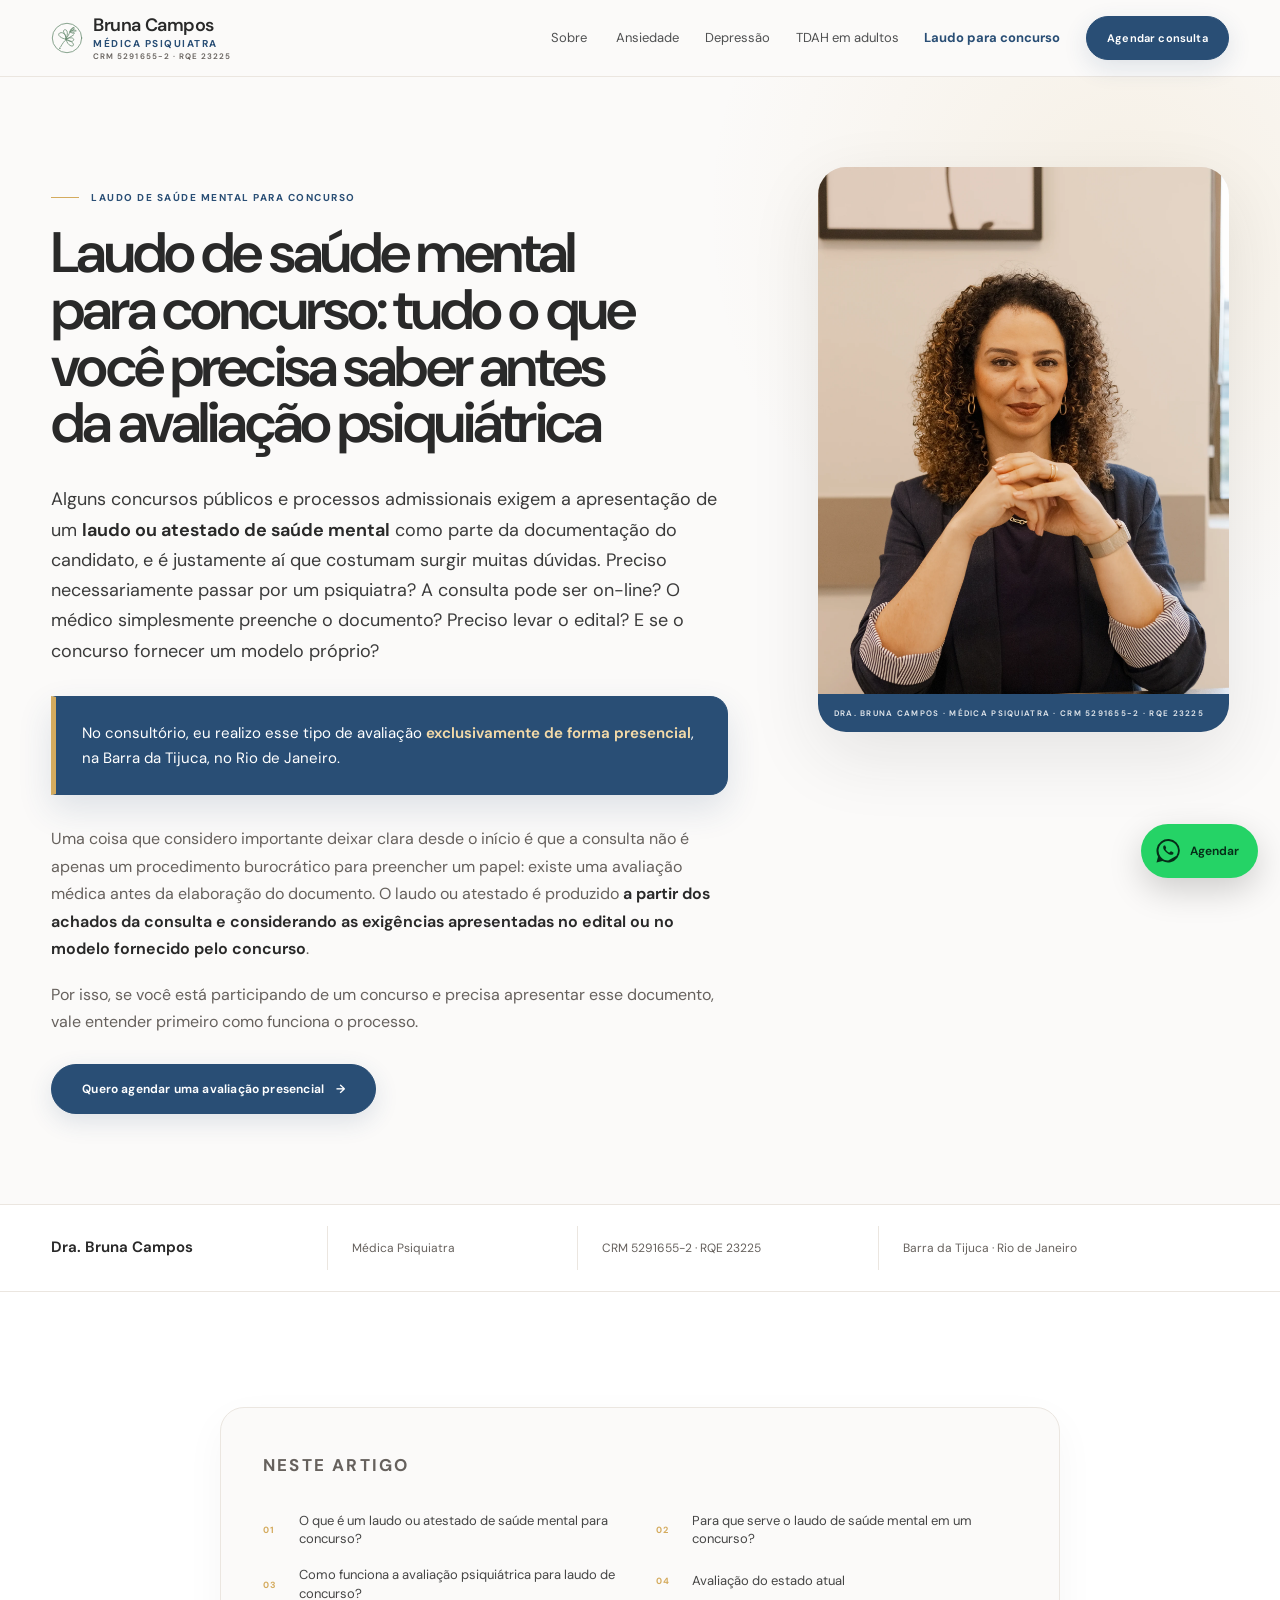
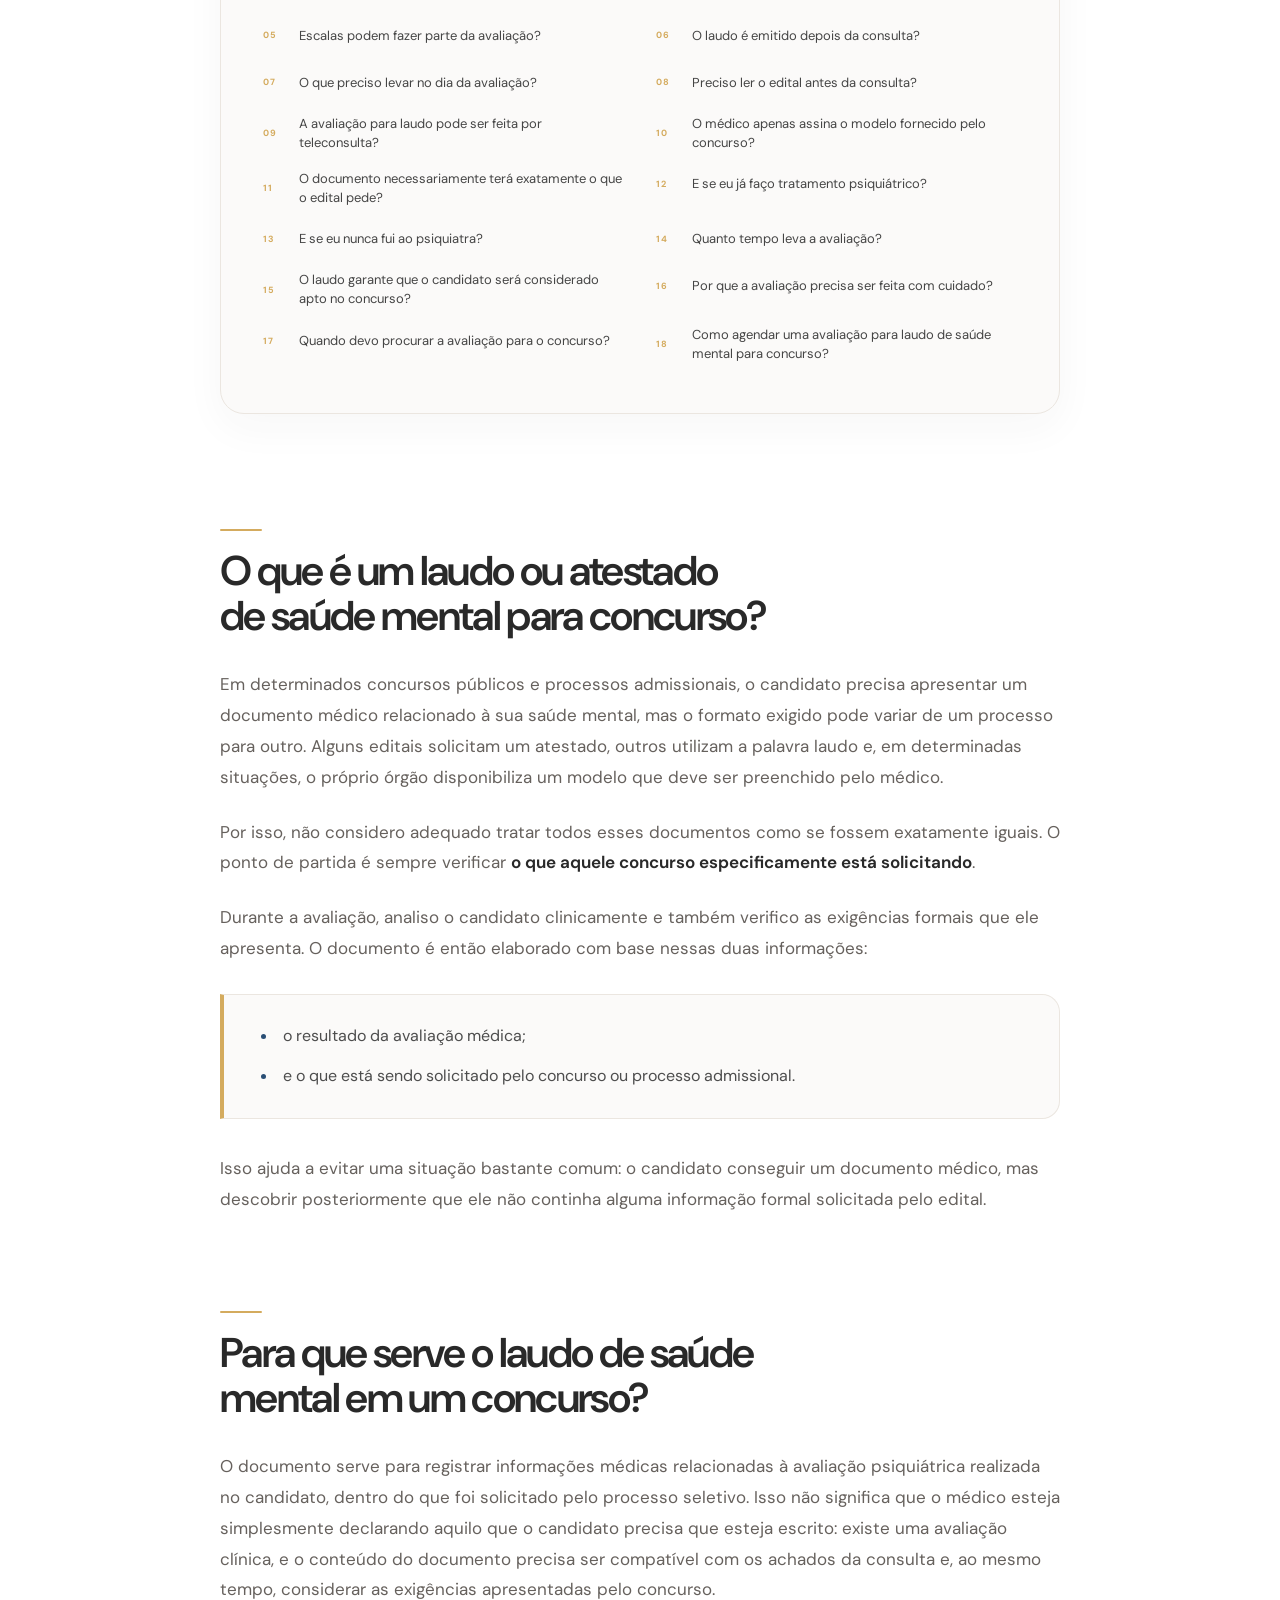
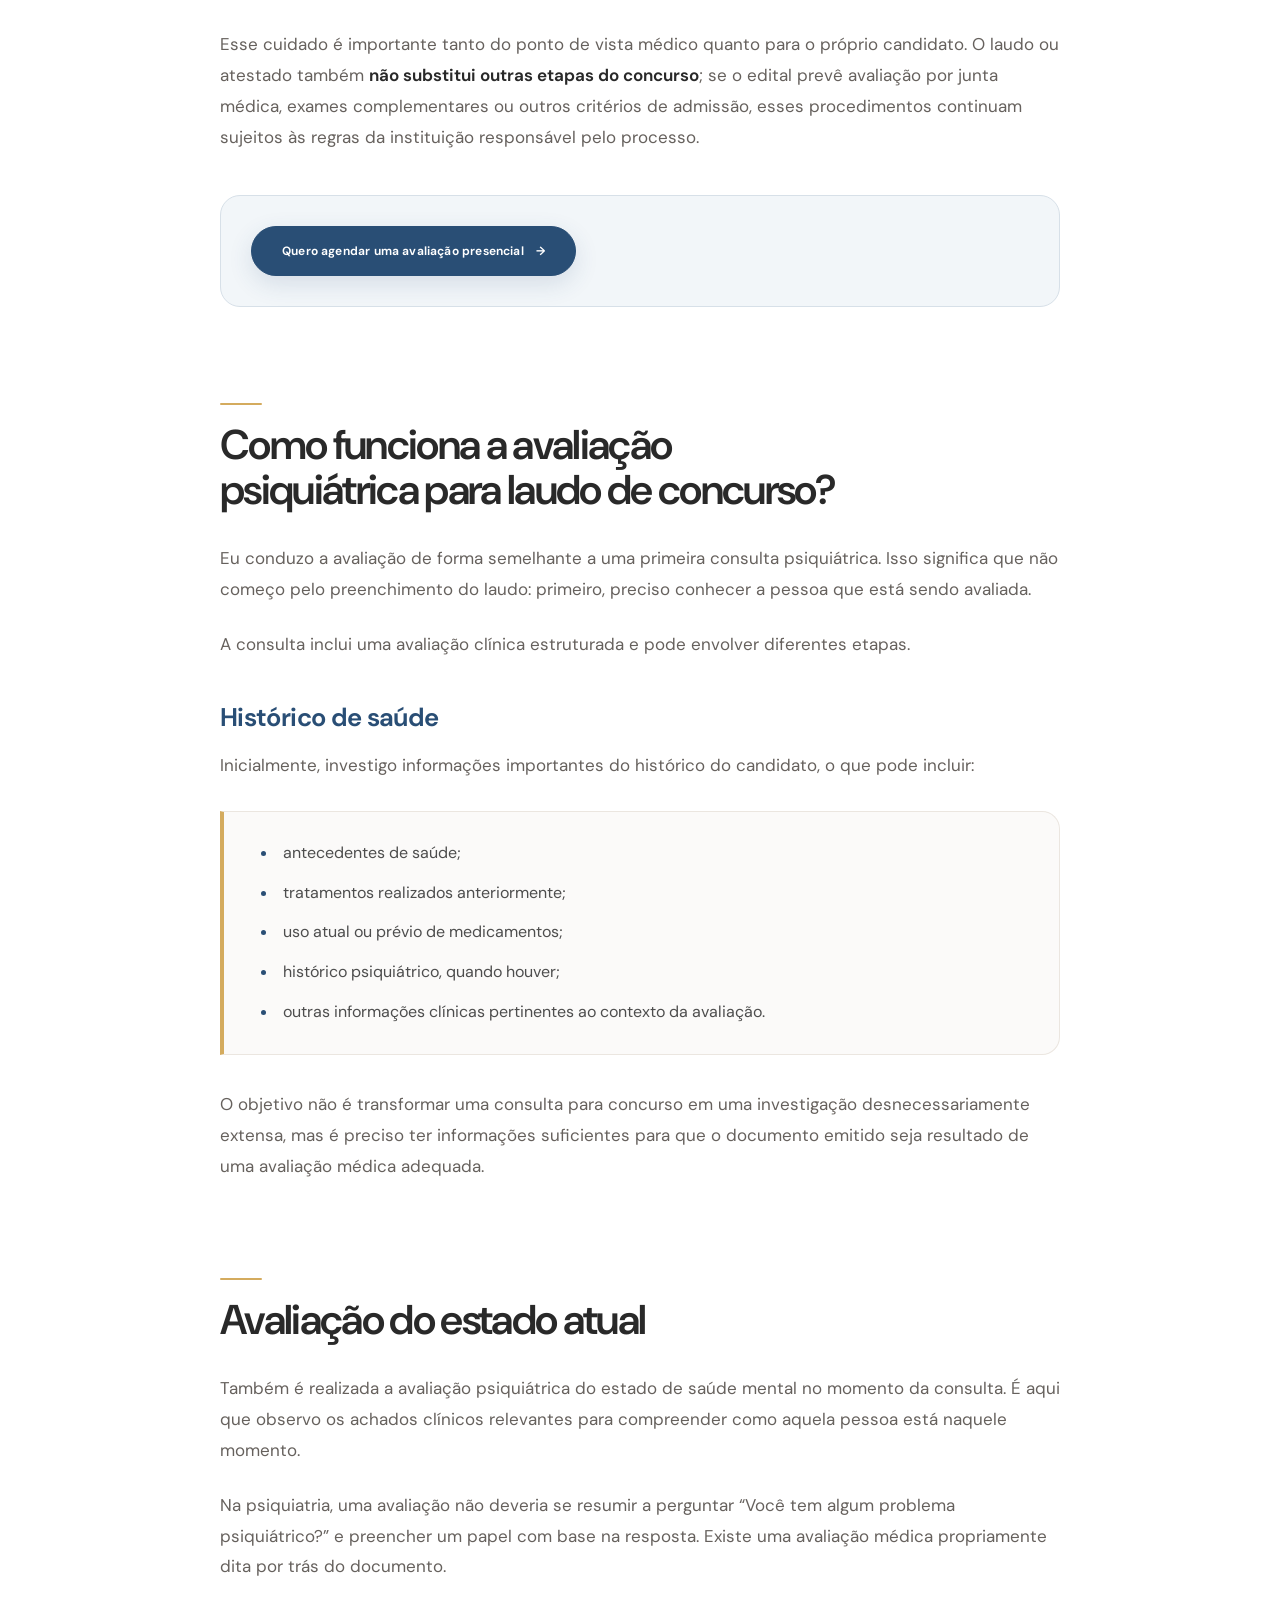
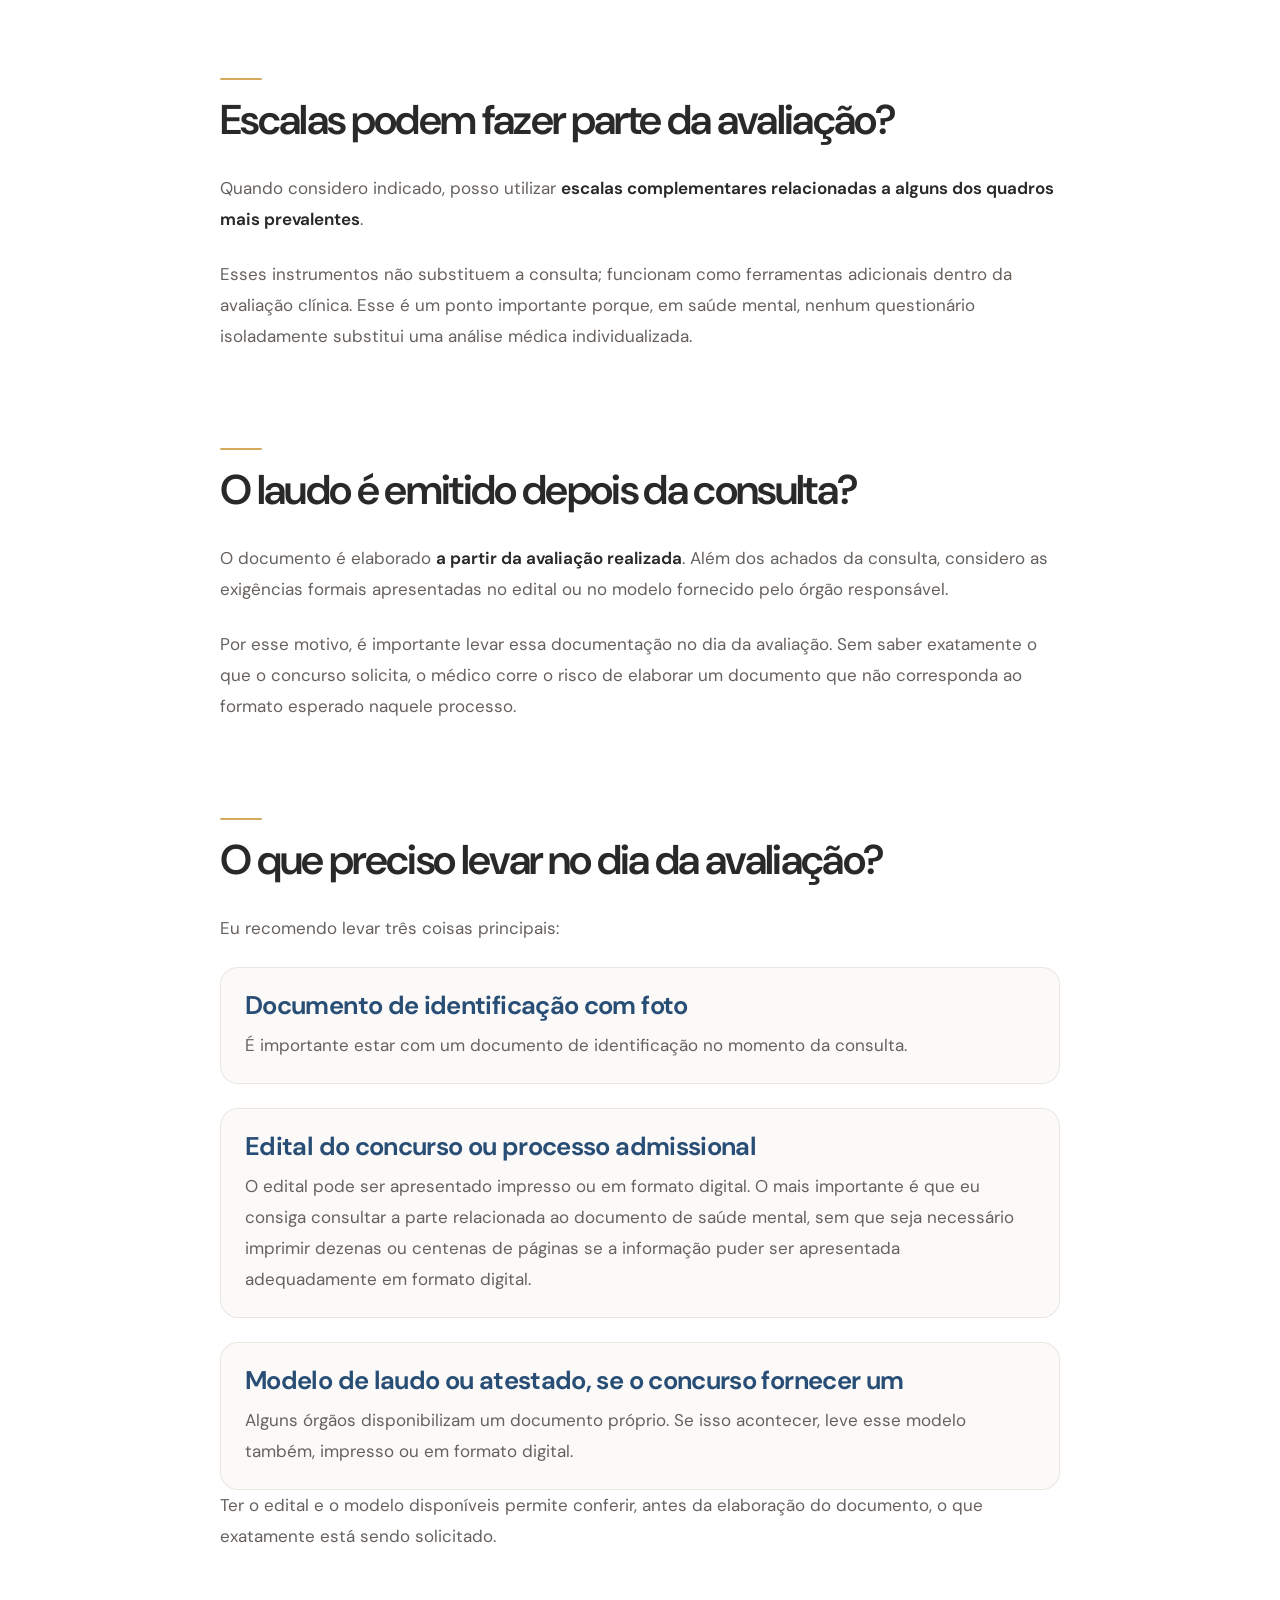
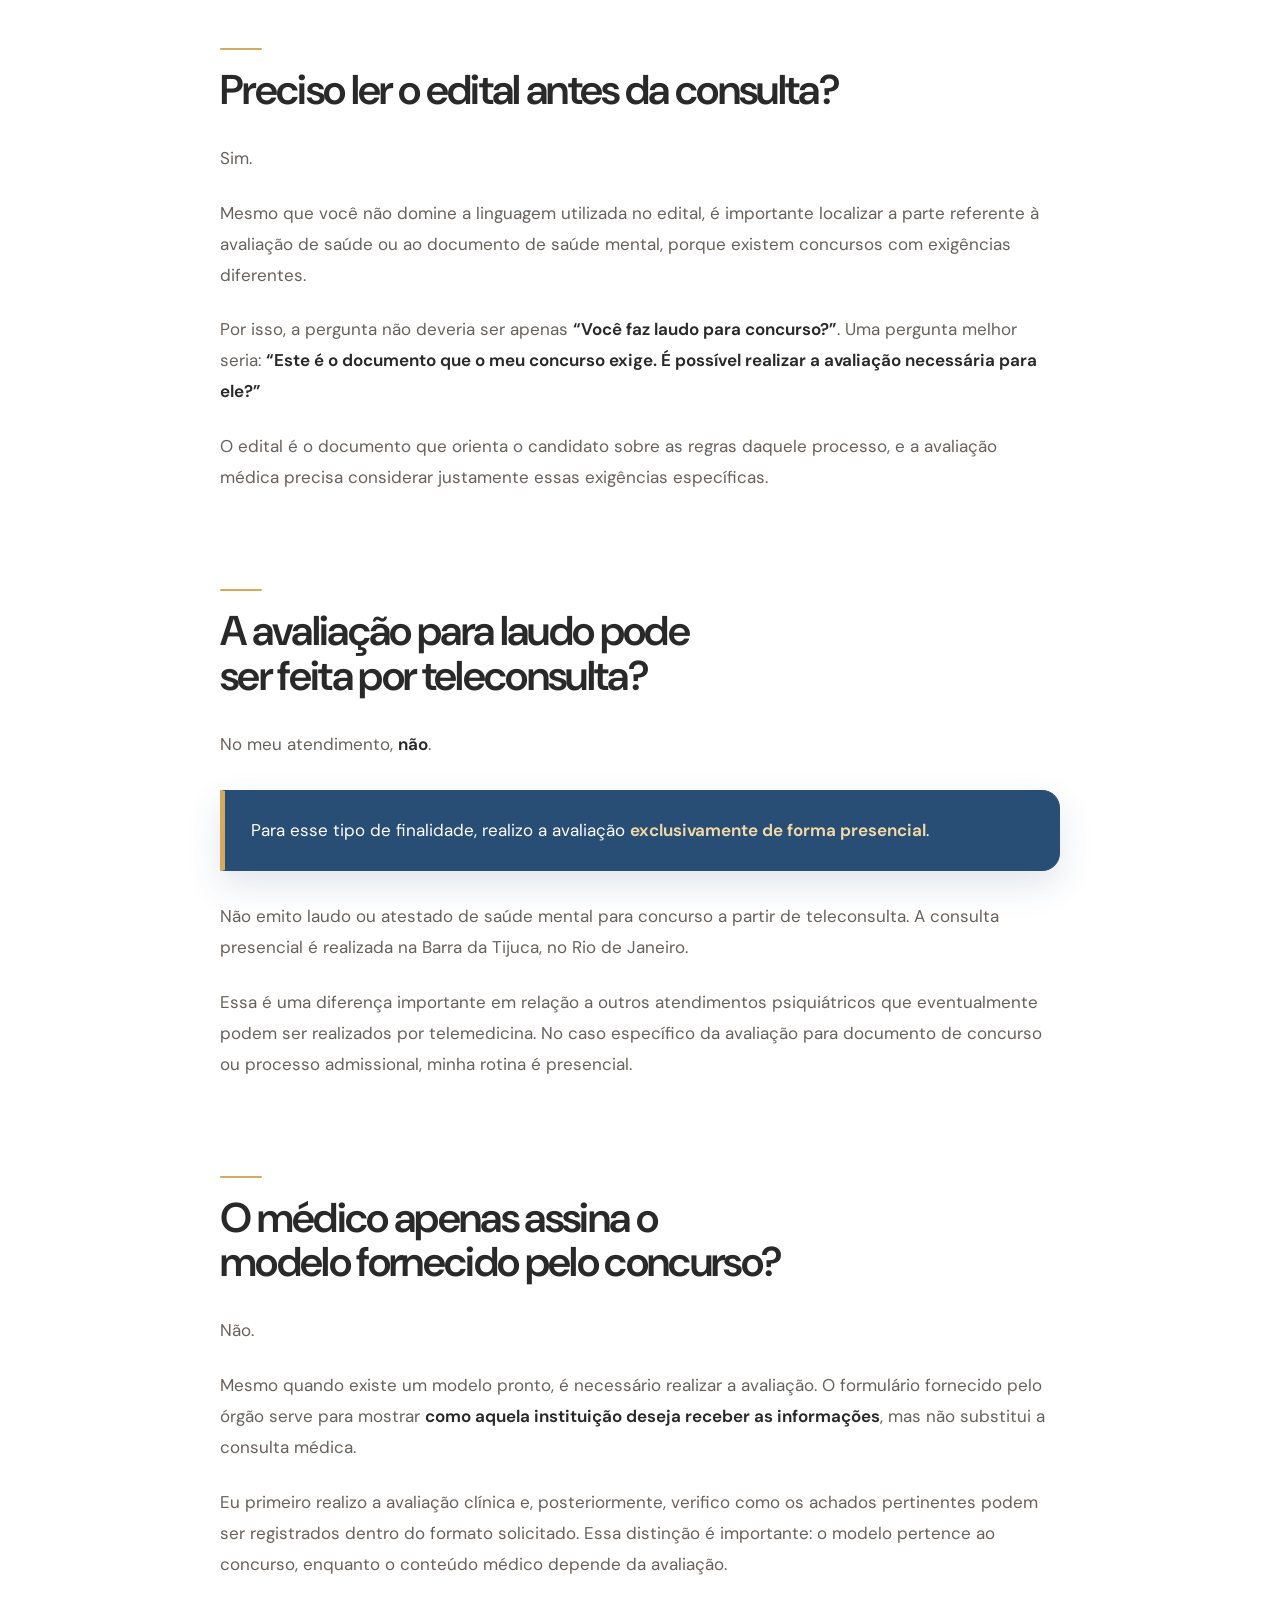
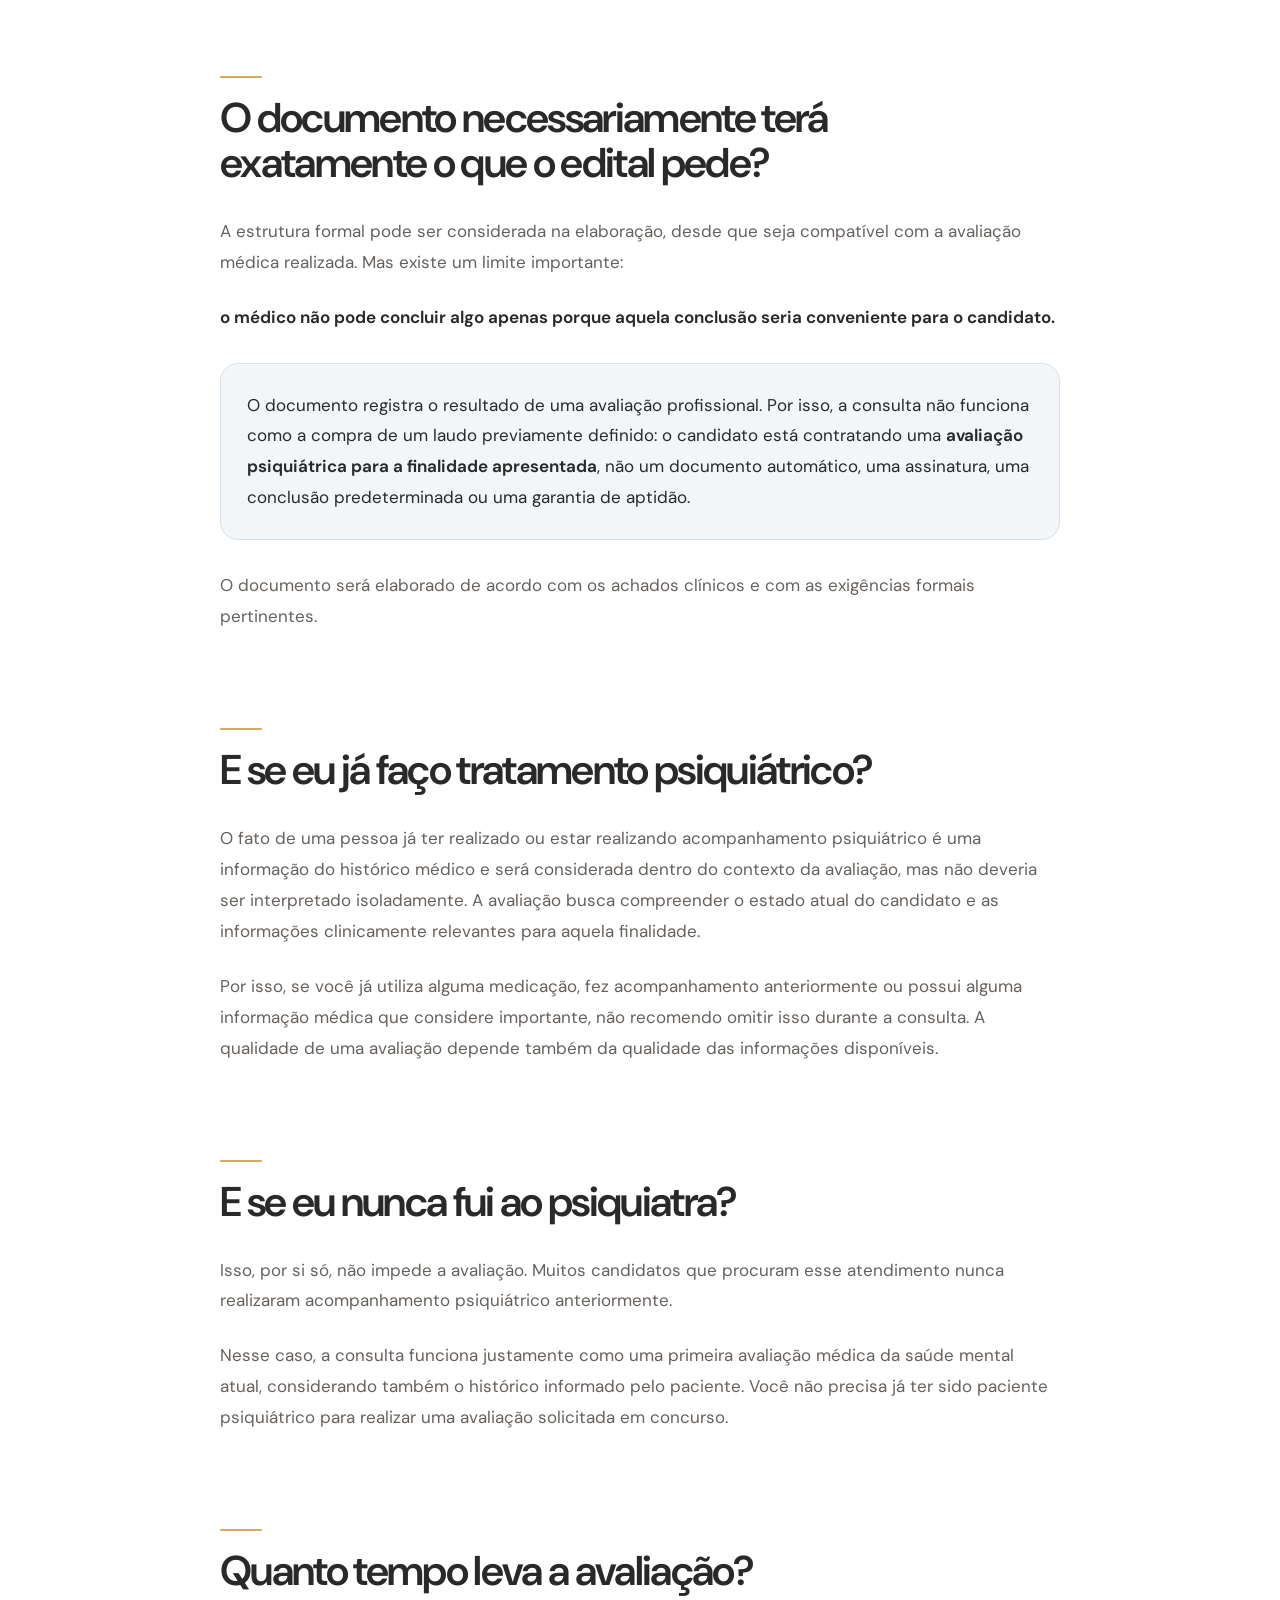
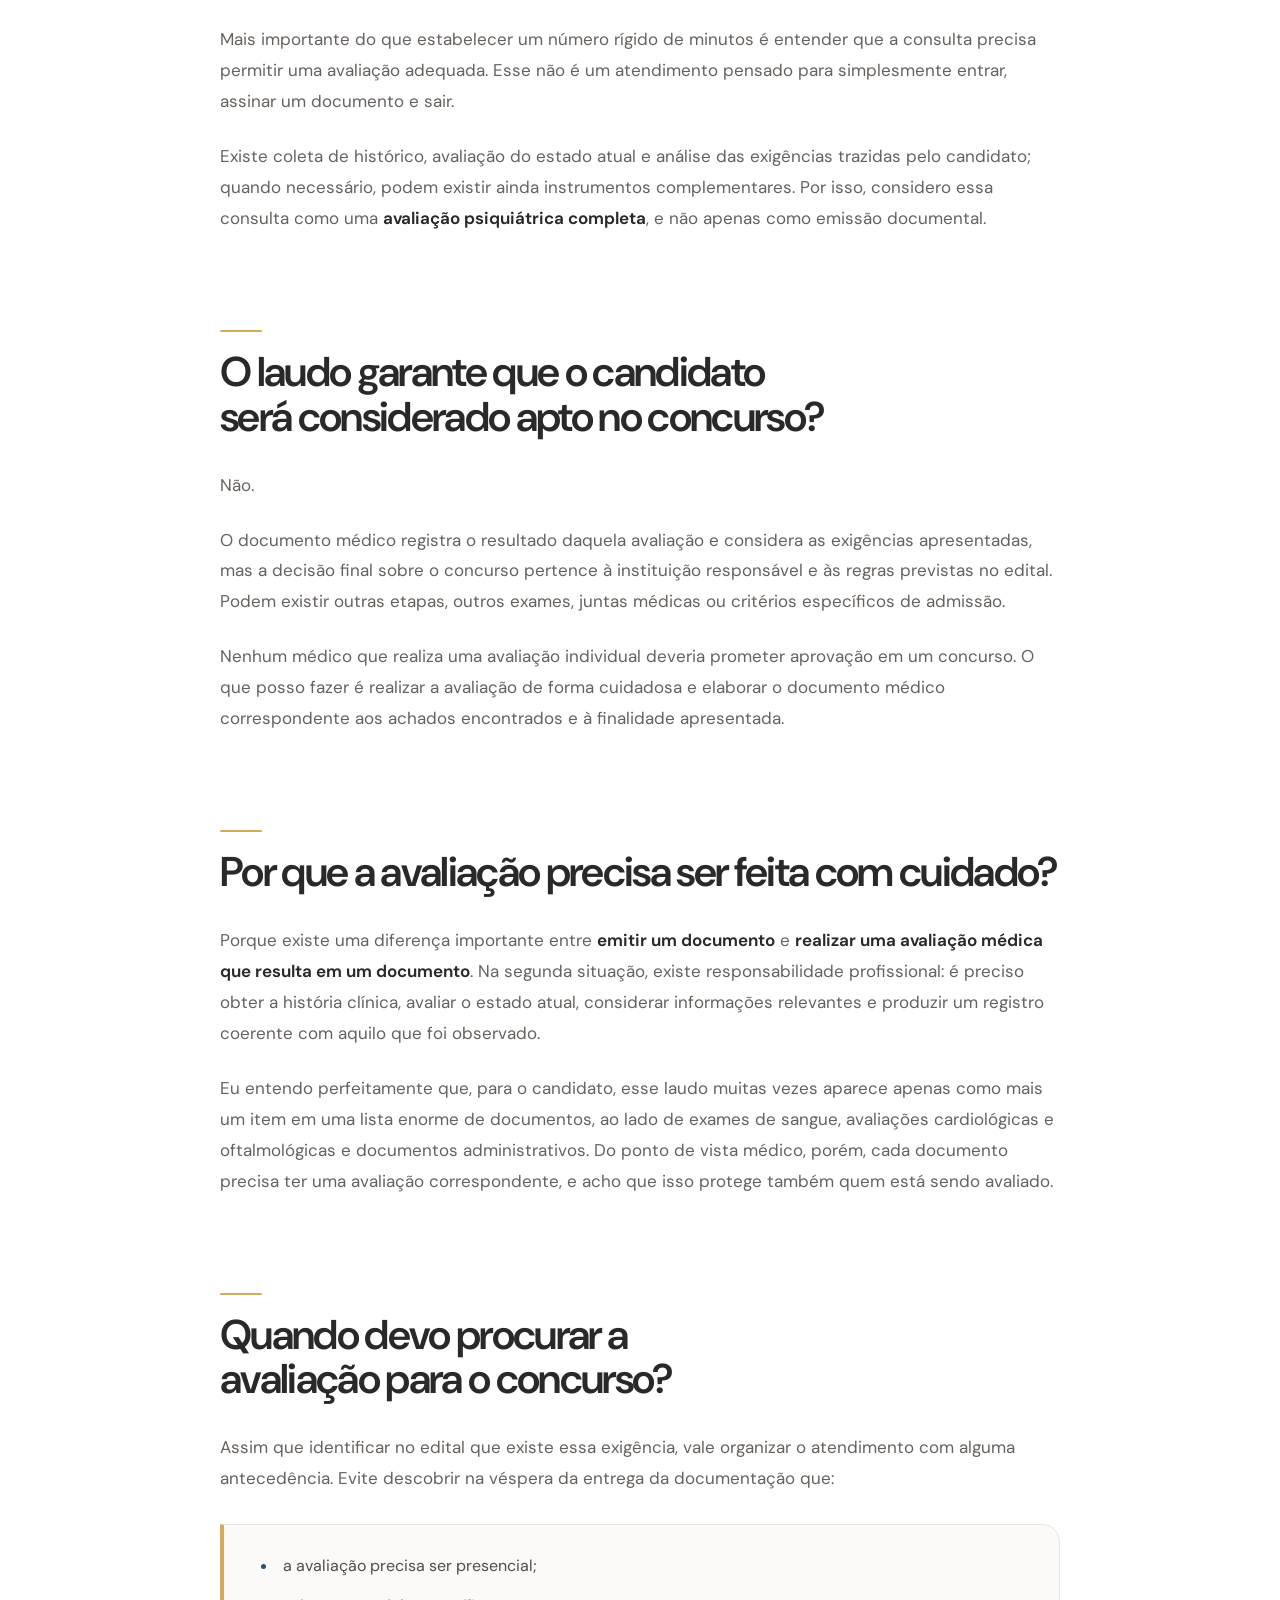
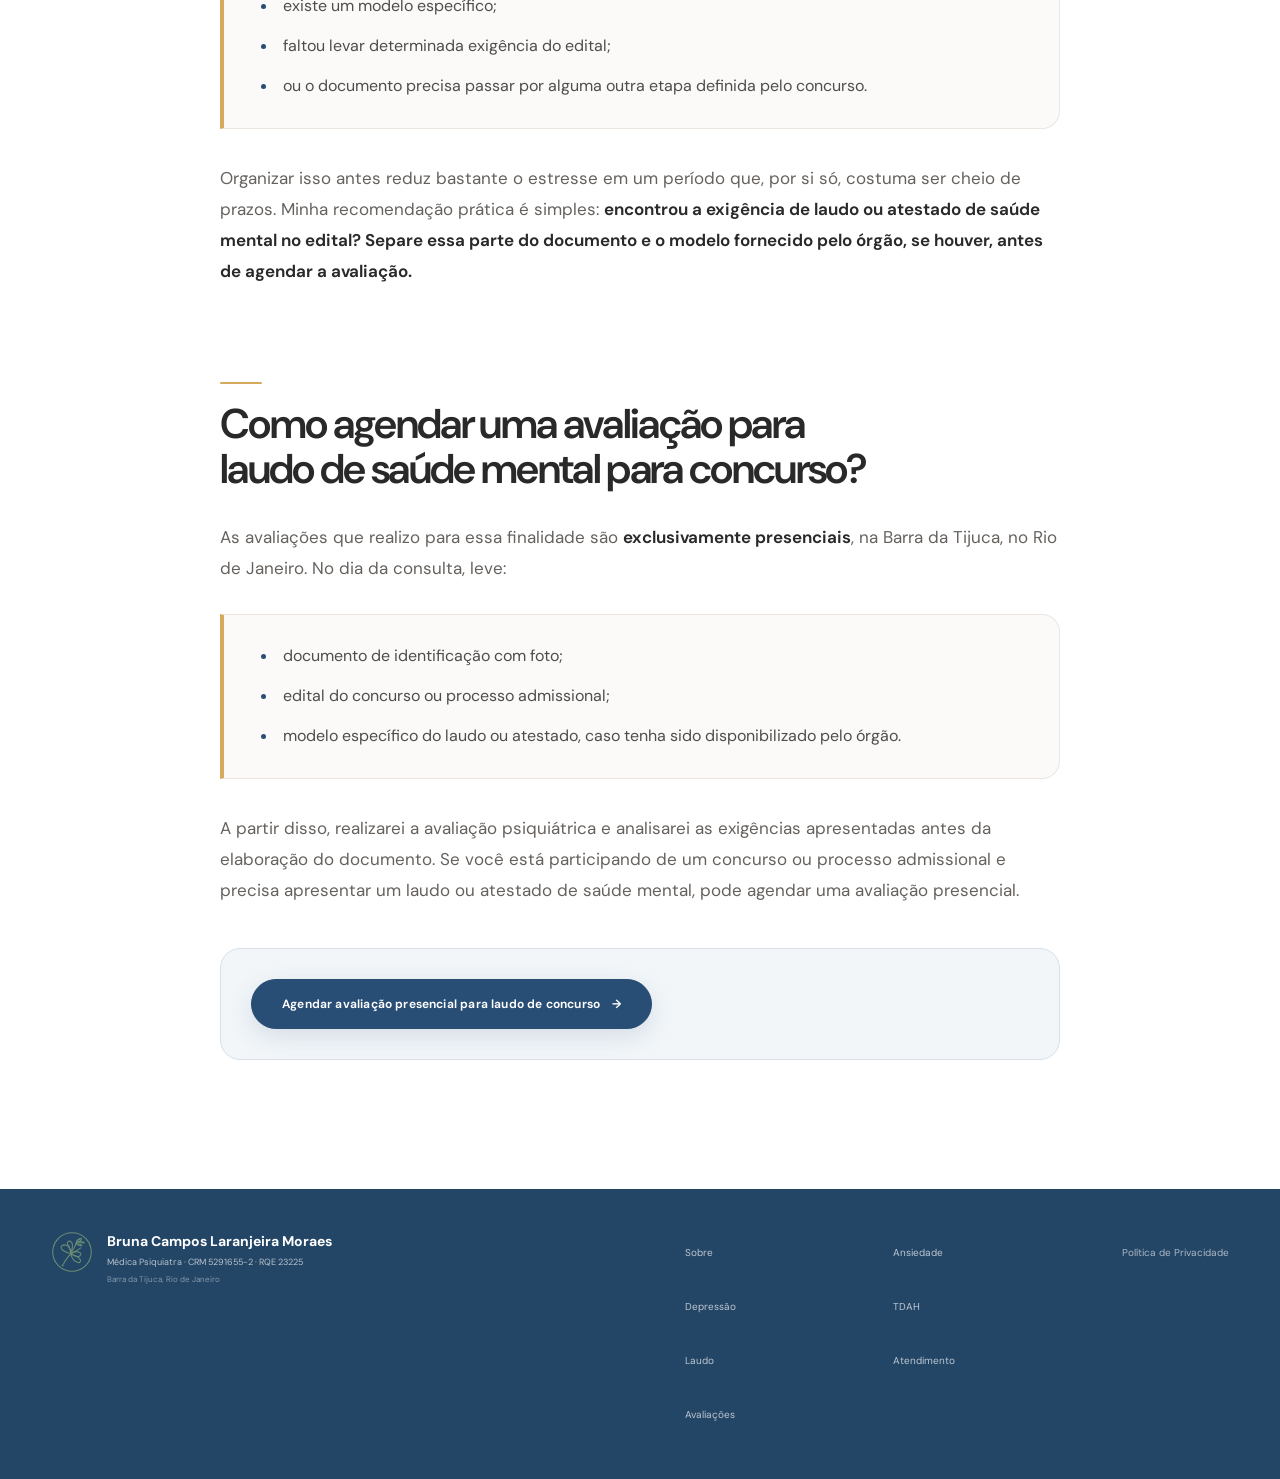
<file: laudo-saude-mental-concurso/index.html>
<!DOCTYPE html>
<html lang="pt-BR">
<head>
<meta charset="utf-8"/>
<meta content="width=device-width, initial-scale=1" name="viewport"/>
<title>Laudo de saúde mental para concurso | Dra. Bruna Campos</title>
<meta content="Saiba como funciona a avaliação psiquiátrica exclusivamente presencial para laudo de saúde mental para concurso na Barra da Tijuca, Rio de Janeiro." name="description"/>
<link href="https://www.brunacampospsiq.com/laudo-saude-mental-concurso/" rel="canonical"/>
<meta content="article" property="og:type"/>
<meta content="pt_BR" property="og:locale"/>
<meta content="Laudo de saúde mental para concurso | Dra. Bruna Campos" property="og:title"/>
<meta content="Saiba como funciona a avaliação psiquiátrica exclusivamente presencial para laudo de saúde mental para concurso na Barra da Tijuca, Rio de Janeiro." property="og:description"/>
<meta content="https://www.brunacampospsiq.com/laudo-saude-mental-concurso/" property="og:url"/>
<meta content="https://www.brunacampospsiq.com/assets/images/bruna-hero.webp" property="og:image"/>
<meta content="summary_large_image" name="twitter:card"/>
<meta content="Laudo de saúde mental para concurso | Dra. Bruna Campos" name="twitter:title"/>
<meta content="Saiba como funciona a avaliação psiquiátrica exclusivamente presencial para laudo de saúde mental para concurso na Barra da Tijuca, Rio de Janeiro." name="twitter:description"/>
<meta content="https://www.brunacampospsiq.com/assets/images/bruna-hero.webp" name="twitter:image"/>
<meta content="Bruna Campos Laranjeira Moraes" name="author"/>
<link href="https://fonts.googleapis.com" rel="preconnect"/>
<link crossorigin="" href="https://fonts.gstatic.com" rel="preconnect"/>
<link href="https://fonts.googleapis.com/css2?family=DM+Sans:wght@400;500;600;700&amp;display=swap" rel="stylesheet"/>
<link href="../assets/css/styles.css?v=25" rel="stylesheet"/>
<link href="../favicon.svg" rel="icon" type="image/svg+xml"/>
<link as="image" fetchpriority="high" href="../assets/images/bruna-hero.webp" rel="preload"/>
<script type="application/ld+json">
{
  "@context": "https://schema.org",
  "@graph": [
    {
      "@type": "MedicalWebPage",
      "@id": "https://www.brunacampospsiq.com/laudo-saude-mental-concurso/#webpage",
      "url": "https://www.brunacampospsiq.com/laudo-saude-mental-concurso/",
      "name": "Laudo de saúde mental para concurso: tudo o que você precisa saber antes da avaliação psiquiátrica",
      "description": "Saiba como funciona a avaliação psiquiátrica exclusivamente presencial para laudo de saúde mental para concurso na Barra da Tijuca, Rio de Janeiro.",
      "inLanguage": "pt-BR",
      "about": {
        "@type": "MedicalProcedure",
        "name": "Avaliação psiquiátrica para laudo de saúde mental para concurso"
      },
      "author": {
        "@id": "https://www.brunacampospsiq.com/#bruna"
      }
    },
    {
      "@type": [
        "Person",
        "Physician"
      ],
      "@id": "https://www.brunacampospsiq.com/#bruna",
      "name": "Bruna Campos Laranjeira Moraes",
      "jobTitle": "Médica Psiquiatra",
      "medicalSpecialty": "Psychiatric",
      "areaServed": {
        "@type": "Place",
        "name": "Barra da Tijuca, Rio de Janeiro"
      },
      "sameAs": [
        "https://www.doctoralia.com.br/bruna-campos-2/psiquiatra/rio-de-janeiro",
        "https://www.instagram.com/brunacampospsiq/",
        "https://share.google/ED9ckal8CYqUAlG8l"
      ]
    },
    {
      "@type": "FAQPage",
      "mainEntity": [
        {
          "@type": "Question",
          "name": "O que é um laudo ou atestado de saúde mental para concurso?",
          "acceptedAnswer": {
            "@type": "Answer",
            "text": "Em determinados concursos públicos e processos admissionais, o candidato precisa apresentar um documento médico relacionado à sua saúde mental, mas o formato exigido pode variar de um processo para outro. Alguns editais solicitam um atestado, outros utilizam a palavra laudo e, em determinadas situações, o próprio órgão disponibiliza um modelo que deve ser preenchido pelo médico. Por isso, não considero adequado tratar todos esses documentos como se fossem exatamente iguais. O ponto de partida é sempre verificar o que aquele concurso especificamente está solicitando. Durante a avaliação, analiso o candidato clinicamente e também verifico as exigências formais que ele apresenta. O documento é então elaborado com base nessas duas informações: o resultado da avaliação médica; e o que está sendo solicitado pelo concurso ou processo admissional. Isso ajuda a evitar uma situação bastante comum: o candidato conseguir um documento médico, mas descobrir posteriormente que ele não continha alguma informação formal solicitada pelo edital."
          }
        },
        {
          "@type": "Question",
          "name": "Para que serve o laudo de saúde mental em um concurso?",
          "acceptedAnswer": {
            "@type": "Answer",
            "text": "O documento serve para registrar informações médicas relacionadas à avaliação psiquiátrica realizada no candidato, dentro do que foi solicitado pelo processo seletivo. Isso não significa que o médico esteja simplesmente declarando aquilo que o candidato precisa que esteja escrito: existe uma avaliação clínica, e o conteúdo do documento precisa ser compatível com os achados da consulta e, ao mesmo tempo, considerar as exigências apresentadas pelo concurso. Esse cuidado é importante tanto do ponto de vista médico quanto para o próprio candidato. O laudo ou atestado também não substitui outras etapas do concurso; se o edital prevê avaliação por junta médica, exames complementares ou outros critérios de admissão, esses procedimentos continuam sujeitos às regras da instituição responsável pelo processo."
          }
        },
        {
          "@type": "Question",
          "name": "Como funciona a avaliação psiquiátrica para laudo de concurso?",
          "acceptedAnswer": {
            "@type": "Answer",
            "text": "Eu conduzo a avaliação de forma semelhante a uma primeira consulta psiquiátrica. Isso significa que não começo pelo preenchimento do laudo: primeiro, preciso conhecer a pessoa que está sendo avaliada. A consulta inclui uma avaliação clínica estruturada e pode envolver diferentes etapas. Histórico de saúde Inicialmente, investigo informações importantes do histórico do candidato, o que pode incluir: antecedentes de saúde; tratamentos realizados anteriormente; uso atual ou prévio de medicamentos; histórico psiquiátrico, quando houver; outras informações clínicas pertinentes ao contexto da avaliação. O objetivo não é transformar uma consulta para concurso em uma investigação desnecessariamente extensa, mas é preciso ter informações suficientes para que o documento emitido seja resultado de uma avaliação médica adequada."
          }
        },
        {
          "@type": "Question",
          "name": "Escalas podem fazer parte da avaliação?",
          "acceptedAnswer": {
            "@type": "Answer",
            "text": "Quando considero indicado, posso utilizar escalas complementares relacionadas a alguns dos quadros mais prevalentes. Esses instrumentos não substituem a consulta; funcionam como ferramentas adicionais dentro da avaliação clínica. Esse é um ponto importante porque, em saúde mental, nenhum questionário isoladamente substitui uma análise médica individualizada."
          }
        },
        {
          "@type": "Question",
          "name": "O laudo é emitido depois da consulta?",
          "acceptedAnswer": {
            "@type": "Answer",
            "text": "O documento é elaborado a partir da avaliação realizada. Além dos achados da consulta, considero as exigências formais apresentadas no edital ou no modelo fornecido pelo órgão responsável. Por esse motivo, é importante levar essa documentação no dia da avaliação. Sem saber exatamente o que o concurso solicita, o médico corre o risco de elaborar um documento que não corresponda ao formato esperado naquele processo."
          }
        },
        {
          "@type": "Question",
          "name": "O que preciso levar no dia da avaliação?",
          "acceptedAnswer": {
            "@type": "Answer",
            "text": "Eu recomendo levar três coisas principais: Documento de identificação com foto É importante estar com um documento de identificação no momento da consulta. Edital do concurso ou processo admissional O edital pode ser apresentado impresso ou em formato digital. O mais importante é que eu consiga consultar a parte relacionada ao documento de saúde mental, sem que seja necessário imprimir dezenas ou centenas de páginas se a informação puder ser apresentada adequadamente em formato digital. Modelo de laudo ou atestado, se o concurso fornecer um Alguns órgãos disponibilizam um documento próprio. Se isso acontecer, leve esse modelo também, impresso ou em formato digital. Ter o edital e o modelo disponíveis permite conferir, antes da elaboração do documento, o que exatamente está sendo solicitado."
          }
        },
        {
          "@type": "Question",
          "name": "Preciso ler o edital antes da consulta?",
          "acceptedAnswer": {
            "@type": "Answer",
            "text": "Sim. Mesmo que você não domine a linguagem utilizada no edital, é importante localizar a parte referente à avaliação de saúde ou ao documento de saúde mental, porque existem concursos com exigências diferentes. Por isso, a pergunta não deveria ser apenas “Você faz laudo para concurso?”. Uma pergunta melhor seria: “Este é o documento que o meu concurso exige. É possível realizar a avaliação necessária para ele?” O edital é o documento que orienta o candidato sobre as regras daquele processo, e a avaliação médica precisa considerar justamente essas exigências específicas."
          }
        },
        {
          "@type": "Question",
          "name": "A avaliação para laudo pode ser feita por teleconsulta?",
          "acceptedAnswer": {
            "@type": "Answer",
            "text": "No meu atendimento, não. Para esse tipo de finalidade, realizo a avaliação exclusivamente de forma presencial. Não emito laudo ou atestado de saúde mental para concurso a partir de teleconsulta. A consulta presencial é realizada na Barra da Tijuca, no Rio de Janeiro. Essa é uma diferença importante em relação a outros atendimentos psiquiátricos que eventualmente podem ser realizados por telemedicina. No caso específico da avaliação para documento de concurso ou processo admissional, minha rotina é presencial."
          }
        },
        {
          "@type": "Question",
          "name": "O médico apenas assina o modelo fornecido pelo concurso?",
          "acceptedAnswer": {
            "@type": "Answer",
            "text": "Não. Mesmo quando existe um modelo pronto, é necessário realizar a avaliação. O formulário fornecido pelo órgão serve para mostrar como aquela instituição deseja receber as informações, mas não substitui a consulta médica. Eu primeiro realizo a avaliação clínica e, posteriormente, verifico como os achados pertinentes podem ser registrados dentro do formato solicitado. Essa distinção é importante: o modelo pertence ao concurso, enquanto o conteúdo médico depende da avaliação."
          }
        },
        {
          "@type": "Question",
          "name": "O documento necessariamente terá exatamente o que o edital pede?",
          "acceptedAnswer": {
            "@type": "Answer",
            "text": "A estrutura formal pode ser considerada na elaboração, desde que seja compatível com a avaliação médica realizada. Mas existe um limite importante: o médico não pode concluir algo apenas porque aquela conclusão seria conveniente para o candidato. O documento registra o resultado de uma avaliação profissional. Por isso, a consulta não funciona como a compra de um laudo previamente definido: o candidato está contratando uma avaliação psiquiátrica para a finalidade apresentada, não um documento automático, uma assinatura, uma conclusão predeterminada ou uma garantia de aptidão. O documento será elaborado de acordo com os achados clínicos e com as exigências formais pertinentes."
          }
        },
        {
          "@type": "Question",
          "name": "E se eu já faço tratamento psiquiátrico?",
          "acceptedAnswer": {
            "@type": "Answer",
            "text": "O fato de uma pessoa já ter realizado ou estar realizando acompanhamento psiquiátrico é uma informação do histórico médico e será considerada dentro do contexto da avaliação, mas não deveria ser interpretado isoladamente. A avaliação busca compreender o estado atual do candidato e as informações clinicamente relevantes para aquela finalidade. Por isso, se você já utiliza alguma medicação, fez acompanhamento anteriormente ou possui alguma informação médica que considere importante, não recomendo omitir isso durante a consulta. A qualidade de uma avaliação depende também da qualidade das informações disponíveis."
          }
        },
        {
          "@type": "Question",
          "name": "E se eu nunca fui ao psiquiatra?",
          "acceptedAnswer": {
            "@type": "Answer",
            "text": "Isso, por si só, não impede a avaliação. Muitos candidatos que procuram esse atendimento nunca realizaram acompanhamento psiquiátrico anteriormente. Nesse caso, a consulta funciona justamente como uma primeira avaliação médica da saúde mental atual, considerando também o histórico informado pelo paciente. Você não precisa já ter sido paciente psiquiátrico para realizar uma avaliação solicitada em concurso."
          }
        },
        {
          "@type": "Question",
          "name": "Quanto tempo leva a avaliação?",
          "acceptedAnswer": {
            "@type": "Answer",
            "text": "Mais importante do que estabelecer um número rígido de minutos é entender que a consulta precisa permitir uma avaliação adequada. Esse não é um atendimento pensado para simplesmente entrar, assinar um documento e sair. Existe coleta de histórico, avaliação do estado atual e análise das exigências trazidas pelo candidato; quando necessário, podem existir ainda instrumentos complementares. Por isso, considero essa consulta como uma avaliação psiquiátrica completa, e não apenas como emissão documental."
          }
        },
        {
          "@type": "Question",
          "name": "O laudo garante que o candidato será considerado apto no concurso?",
          "acceptedAnswer": {
            "@type": "Answer",
            "text": "Não. O documento médico registra o resultado daquela avaliação e considera as exigências apresentadas, mas a decisão final sobre o concurso pertence à instituição responsável e às regras previstas no edital. Podem existir outras etapas, outros exames, juntas médicas ou critérios específicos de admissão. Nenhum médico que realiza uma avaliação individual deveria prometer aprovação em um concurso. O que posso fazer é realizar a avaliação de forma cuidadosa e elaborar o documento médico correspondente aos achados encontrados e à finalidade apresentada."
          }
        },
        {
          "@type": "Question",
          "name": "Por que a avaliação precisa ser feita com cuidado?",
          "acceptedAnswer": {
            "@type": "Answer",
            "text": "Porque existe uma diferença importante entre emitir um documento e realizar uma avaliação médica que resulta em um documento. Na segunda situação, existe responsabilidade profissional: é preciso obter a história clínica, avaliar o estado atual, considerar informações relevantes e produzir um registro coerente com aquilo que foi observado. Eu entendo perfeitamente que, para o candidato, esse laudo muitas vezes aparece apenas como mais um item em uma lista enorme de documentos, ao lado de exames de sangue, avaliações cardiológicas e oftalmológicas e documentos administrativos. Do ponto de vista médico, porém, cada documento precisa ter uma avaliação correspondente, e acho que isso protege também quem está sendo avaliado."
          }
        },
        {
          "@type": "Question",
          "name": "Quando devo procurar a avaliação para o concurso?",
          "acceptedAnswer": {
            "@type": "Answer",
            "text": "Assim que identificar no edital que existe essa exigência, vale organizar o atendimento com alguma antecedência. Evite descobrir na véspera da entrega da documentação que: a avaliação precisa ser presencial; existe um modelo específico; faltou levar determinada exigência do edital; ou o documento precisa passar por alguma outra etapa definida pelo concurso. Organizar isso antes reduz bastante o estresse em um período que, por si só, costuma ser cheio de prazos. Minha recomendação prática é simples: encontrou a exigência de laudo ou atestado de saúde mental no edital? Separe essa parte do documento e o modelo fornecido pelo órgão, se houver, antes de agendar a avaliação."
          }
        },
        {
          "@type": "Question",
          "name": "Como agendar uma avaliação para laudo de saúde mental para concurso?",
          "acceptedAnswer": {
            "@type": "Answer",
            "text": "As avaliações que realizo para essa finalidade são exclusivamente presenciais, na Barra da Tijuca, no Rio de Janeiro. No dia da consulta, leve: documento de identificação com foto; edital do concurso ou processo admissional; modelo específico do laudo ou atestado, caso tenha sido disponibilizado pelo órgão. A partir disso, realizarei a avaliação psiquiátrica e analisarei as exigências apresentadas antes da elaboração do documento. Se você está participando de um concurso ou processo admissional e precisa apresentar um laudo ou atestado de saúde mental, pode agendar uma avaliação presencial."
          }
        }
      ]
    }
  ]
}
</script>
</head>
<body class="condition-page report-page internal-page editorial-page">
<a class="skip-link" href="#conteudo">Ir para o conteúdo</a>
<header class="site-header" data-header="">
<div class="shell header-inner">
<a aria-label="Dra. Bruna Campos, início" class="brand" href="../index.html">
<img alt="" aria-hidden="true" class="brand-symbol" src="../assets/images/logo-bruna-campos.svg?v=20"/>
<span class="brand-copy"><strong>Bruna Campos</strong><span>Médica Psiquiatra</span><small>CRM 5291655-2 · RQE 23225</small></span>
</a>
<nav aria-label="Navegação principal" class="desktop-nav">
<a href="../sobre/">Sobre</a>
<a href="../ansiedade/">Ansiedade</a>
<a href="../depressao/">Depressão</a>
<a href="../tdah/">TDAH em adultos</a>
<a aria-current="page" href="./">Laudo para concurso</a>
</nav>
<a class="button button-small header-cta" href="https://wa.me/5521999131898?text=Ol%C3%A1%2C%20gostaria%20de%20informa%C3%A7%C3%B5es%20sobre%20a%20avalia%C3%A7%C3%A3o%20presencial%20para%20laudo%20de%20sa%C3%BAde%20mental%20para%20concurso%20com%20a%20Dra.%20Bruna%20Campos." rel="noopener noreferrer" target="_blank">Agendar consulta</a>
<button aria-controls="mobile-menu" aria-expanded="false" aria-label="Abrir menu" class="menu-toggle" data-menu-toggle="" type="button"><span></span><span></span></button>
</div>
<nav aria-label="Navegação mobile" class="mobile-menu" data-mobile-menu="" hidden="" id="mobile-menu">
<a href="../sobre/">Sobre</a><a href="../ansiedade/">Ansiedade</a><a href="../depressao/">Depressão</a><a href="../tdah/">TDAH em adultos</a><a aria-current="page" href="./">Laudo para concurso</a><a class="button" href="https://wa.me/5521999131898?text=Ol%C3%A1%2C%20gostaria%20de%20informa%C3%A7%C3%B5es%20sobre%20a%20avalia%C3%A7%C3%A3o%20presencial%20para%20laudo%20de%20sa%C3%BAde%20mental%20para%20concurso%20com%20a%20Dra.%20Bruna%20Campos." rel="noopener noreferrer" target="_blank">Agendar consulta</a>
</nav>
</header>
<main id="conteudo">
<section aria-labelledby="condition-title" class="condition-hero condition-hero-editorial section">
<div class="shell condition-hero-grid">
<div class="condition-hero-copy">
<p class="eyebrow">LAUDO DE SAÚDE MENTAL PARA CONCURSO</p>
<h1 id="condition-title">Laudo de saúde mental para concurso: tudo o que você precisa saber antes da avaliação psiquiátrica</h1>
<div class="condition-hero-intro">
<p>Alguns concursos públicos e processos admissionais exigem a apresentação de um <strong>laudo ou atestado de saúde mental</strong> como parte da documentação do candidato, e é justamente aí que costumam surgir muitas dúvidas. Preciso necessariamente passar por um psiquiatra? A consulta pode ser on-line? O médico simplesmente preenche o documento? Preciso levar o edital? E se o concurso fornecer um modelo próprio?</p>
<p class="condition-article-presential">No consultório, eu realizo esse tipo de avaliação <strong>exclusivamente de forma presencial</strong>, na Barra da Tijuca, no Rio de Janeiro.</p>
<p>Uma coisa que considero importante deixar clara desde o início é que a consulta não é apenas um procedimento burocrático para preencher um papel: existe uma avaliação médica antes da elaboração do documento. O laudo ou atestado é produzido <strong>a partir dos achados da consulta e considerando as exigências apresentadas no edital ou no modelo fornecido pelo concurso</strong>.</p>
<p>Por isso, se você está participando de um concurso e precisa apresentar esse documento, vale entender primeiro como funciona o processo.</p>
</div>
<div class="condition-hero-actions"><a class="button" href="https://wa.me/5521999131898?text=Ol%C3%A1%2C%20gostaria%20de%20informa%C3%A7%C3%B5es%20sobre%20a%20avalia%C3%A7%C3%A3o%20presencial%20para%20laudo%20de%20sa%C3%BAde%20mental%20para%20concurso%20com%20a%20Dra.%20Bruna%20Campos." rel="noopener noreferrer" target="_blank">Quero agendar uma avaliação presencial <span aria-hidden="true">→</span></a></div>
</div>
<figure class="condition-hero-photo-wrap">
<img alt="Dra. Bruna Campos em fotografia profissional" class="condition-hero-photo" decoding="async" fetchpriority="high" height="2400" src="../assets/images/bruna-hero.webp" width="1600"/>
<figcaption>Dra. Bruna Campos · Médica Psiquiatra · CRM 5291655-2 · RQE 23225</figcaption>
</figure>
</div>
</section>
<aside class="editorial-trust" aria-label="Informações profissionais">
<div class="shell editorial-trust-grid">
<strong>Dra. Bruna Campos</strong>
<span>Médica Psiquiatra</span>
<span>CRM 5291655-2 · RQE 23225</span>
<span>Barra da Tijuca · Rio de Janeiro</span>
</div>
</aside>
<article class="condition-article section">
<div class="shell condition-article-shell">
<nav class="article-toc" aria-labelledby="toc-title">
<p class="article-toc-title" id="toc-title">Neste artigo</p>
<ol>
<li><a href="#o-que-e-um-laudo-ou-atestado-de-saude-mental-para-concurso">O que é um laudo ou atestado de saúde mental para concurso?</a></li>
<li><a href="#para-que-serve-o-laudo-de-saude-mental-em-um-concurso">Para que serve o laudo de saúde mental em um concurso?</a></li>
<li><a href="#como-funciona-a-avaliacao-psiquiatrica-para-laudo-de-concurso">Como funciona a avaliação psiquiátrica para laudo de concurso?</a></li>
<li><a href="#avaliacao-do-estado-atual">Avaliação do estado atual</a></li>
<li><a href="#escalas-podem-fazer-parte-da-avaliacao">Escalas podem fazer parte da avaliação?</a></li>
<li><a href="#o-laudo-e-emitido-depois-da-consulta">O laudo é emitido depois da consulta?</a></li>
<li><a href="#o-que-preciso-levar-no-dia-da-avaliacao">O que preciso levar no dia da avaliação?</a></li>
<li><a href="#preciso-ler-o-edital-antes-da-consulta">Preciso ler o edital antes da consulta?</a></li>
<li><a href="#a-avaliacao-para-laudo-pode-ser-feita-por-teleconsulta">A avaliação para laudo pode ser feita por teleconsulta?</a></li>
<li><a href="#o-medico-apenas-assina-o-modelo-fornecido-pelo-concurso">O médico apenas assina o modelo fornecido pelo concurso?</a></li>
<li><a href="#o-documento-necessariamente-tera-exatamente-o-que-o-edital-pede">O documento necessariamente terá exatamente o que o edital pede?</a></li>
<li><a href="#e-se-eu-ja-faco-tratamento-psiquiatrico">E se eu já faço tratamento psiquiátrico?</a></li>
<li><a href="#e-se-eu-nunca-fui-ao-psiquiatra">E se eu nunca fui ao psiquiatra?</a></li>
<li><a href="#quanto-tempo-leva-a-avaliacao">Quanto tempo leva a avaliação?</a></li>
<li><a href="#o-laudo-garante-que-o-candidato-sera-considerado-apto-no-concurso">O laudo garante que o candidato será considerado apto no concurso?</a></li>
<li><a href="#por-que-a-avaliacao-precisa-ser-feita-com-cuidado">Por que a avaliação precisa ser feita com cuidado?</a></li>
<li><a href="#quando-devo-procurar-a-avaliacao-para-o-concurso">Quando devo procurar a avaliação para o concurso?</a></li>
<li><a href="#como-agendar-uma-avaliacao-para-laudo-de-saude-mental-para-concurso">Como agendar uma avaliação para laudo de saúde mental para concurso?</a></li>
</ol>
</nav>
<section class="condition-article-section" aria-labelledby="o-que-e-um-laudo-ou-atestado-de-saude-mental-para-concurso">
<h2 id="o-que-e-um-laudo-ou-atestado-de-saude-mental-para-concurso">O que é um laudo ou atestado de saúde mental para concurso?</h2>
<p>Em determinados concursos públicos e processos admissionais, o candidato precisa apresentar um documento médico relacionado à sua saúde mental, mas o formato exigido pode variar de um processo para outro. Alguns editais solicitam um atestado, outros utilizam a palavra laudo e, em determinadas situações, o próprio órgão disponibiliza um modelo que deve ser preenchido pelo médico.</p>
<p>Por isso, não considero adequado tratar todos esses documentos como se fossem exatamente iguais. O ponto de partida é sempre verificar <strong>o que aquele concurso especificamente está solicitando</strong>.</p>
<p>Durante a avaliação, analiso o candidato clinicamente e também verifico as exigências formais que ele apresenta. O documento é então elaborado com base nessas duas informações:</p>
<ul class="condition-article-list">
<li>o resultado da avaliação médica;</li>
<li>e o que está sendo solicitado pelo concurso ou processo admissional.</li>
</ul>
<p>Isso ajuda a evitar uma situação bastante comum: o candidato conseguir um documento médico, mas descobrir posteriormente que ele não continha alguma informação formal solicitada pelo edital.</p>
</section>
<section class="condition-article-section" aria-labelledby="para-que-serve-o-laudo-de-saude-mental-em-um-concurso">
<h2 id="para-que-serve-o-laudo-de-saude-mental-em-um-concurso">Para que serve o laudo de saúde mental em um concurso?</h2>
<p>O documento serve para registrar informações médicas relacionadas à avaliação psiquiátrica realizada no candidato, dentro do que foi solicitado pelo processo seletivo. Isso não significa que o médico esteja simplesmente declarando aquilo que o candidato precisa que esteja escrito: existe uma avaliação clínica, e o conteúdo do documento precisa ser compatível com os achados da consulta e, ao mesmo tempo, considerar as exigências apresentadas pelo concurso.</p>
<p>Esse cuidado é importante tanto do ponto de vista médico quanto para o próprio candidato. O laudo ou atestado também <strong>não substitui outras etapas do concurso</strong>; se o edital prevê avaliação por junta médica, exames complementares ou outros critérios de admissão, esses procedimentos continuam sujeitos às regras da instituição responsável pelo processo.</p>
<div class="condition-article-cta"><a class="button" href="https://wa.me/5521999131898?text=Ol%C3%A1%2C%20gostaria%20de%20informa%C3%A7%C3%B5es%20sobre%20a%20avalia%C3%A7%C3%A3o%20presencial%20para%20laudo%20de%20sa%C3%BAde%20mental%20para%20concurso%20com%20a%20Dra.%20Bruna%20Campos." rel="noopener noreferrer" target="_blank">Quero agendar uma avaliação presencial <span aria-hidden="true">→</span></a></div>
</section>
<section class="condition-article-section" aria-labelledby="como-funciona-a-avaliacao-psiquiatrica-para-laudo-de-concurso">
<h2 id="como-funciona-a-avaliacao-psiquiatrica-para-laudo-de-concurso">Como funciona a avaliação psiquiátrica para laudo de concurso?</h2>
<p>Eu conduzo a avaliação de forma semelhante a uma primeira consulta psiquiátrica. Isso significa que não começo pelo preenchimento do laudo: primeiro, preciso conhecer a pessoa que está sendo avaliada.</p>
<p>A consulta inclui uma avaliação clínica estruturada e pode envolver diferentes etapas.</p>
<h3 id="historico-de-saude">Histórico de saúde</h3>
<p>Inicialmente, investigo informações importantes do histórico do candidato, o que pode incluir:</p>
<ul class="condition-article-list">
<li>antecedentes de saúde;</li>
<li>tratamentos realizados anteriormente;</li>
<li>uso atual ou prévio de medicamentos;</li>
<li>histórico psiquiátrico, quando houver;</li>
<li>outras informações clínicas pertinentes ao contexto da avaliação.</li>
</ul>
<p>O objetivo não é transformar uma consulta para concurso em uma investigação desnecessariamente extensa, mas é preciso ter informações suficientes para que o documento emitido seja resultado de uma avaliação médica adequada.</p>
</section>
<section class="condition-article-section" aria-labelledby="avaliacao-do-estado-atual">
<h2 id="avaliacao-do-estado-atual">Avaliação do estado atual</h2>
<p>Também é realizada a avaliação psiquiátrica do estado de saúde mental no momento da consulta. É aqui que observo os achados clínicos relevantes para compreender como aquela pessoa está naquele momento.</p>
<p>Na psiquiatria, uma avaliação não deveria se resumir a perguntar “Você tem algum problema psiquiátrico?” e preencher um papel com base na resposta. Existe uma avaliação médica propriamente dita por trás do documento.</p>
</section>
<section class="condition-article-section" aria-labelledby="escalas-podem-fazer-parte-da-avaliacao">
<h2 id="escalas-podem-fazer-parte-da-avaliacao">Escalas podem fazer parte da avaliação?</h2>
<p>Quando considero indicado, posso utilizar <strong>escalas complementares relacionadas a alguns dos quadros mais prevalentes</strong>.</p>
<p>Esses instrumentos não substituem a consulta; funcionam como ferramentas adicionais dentro da avaliação clínica. Esse é um ponto importante porque, em saúde mental, nenhum questionário isoladamente substitui uma análise médica individualizada.</p>
</section>
<section class="condition-article-section" aria-labelledby="o-laudo-e-emitido-depois-da-consulta">
<h2 id="o-laudo-e-emitido-depois-da-consulta">O laudo é emitido depois da consulta?</h2>
<p>O documento é elaborado <strong>a partir da avaliação realizada</strong>. Além dos achados da consulta, considero as exigências formais apresentadas no edital ou no modelo fornecido pelo órgão responsável.</p>
<p>Por esse motivo, é importante levar essa documentação no dia da avaliação. Sem saber exatamente o que o concurso solicita, o médico corre o risco de elaborar um documento que não corresponda ao formato esperado naquele processo.</p>
</section>
<section class="condition-article-section article-practical" aria-labelledby="o-que-preciso-levar-no-dia-da-avaliacao">
<h2 id="o-que-preciso-levar-no-dia-da-avaliacao">O que preciso levar no dia da avaliação?</h2>
<p>Eu recomendo levar três coisas principais:</p>
<h3 id="documento-de-identificacao-com-foto">Documento de identificação com foto</h3>
<p>É importante estar com um documento de identificação no momento da consulta.</p>
<h3 id="edital-do-concurso-ou-processo-admissional">Edital do concurso ou processo admissional</h3>
<p>O edital pode ser apresentado impresso ou em formato digital. O mais importante é que eu consiga consultar a parte relacionada ao documento de saúde mental, sem que seja necessário imprimir dezenas ou centenas de páginas se a informação puder ser apresentada adequadamente em formato digital.</p>
<h3 id="modelo-de-laudo-ou-atestado-se-o-concurso-fornecer-um">Modelo de laudo ou atestado, se o concurso fornecer um</h3>
<p>Alguns órgãos disponibilizam um documento próprio. Se isso acontecer, leve esse modelo também, impresso ou em formato digital.</p>
<p>Ter o edital e o modelo disponíveis permite conferir, antes da elaboração do documento, o que exatamente está sendo solicitado.</p>
</section>
<section class="condition-article-section" aria-labelledby="preciso-ler-o-edital-antes-da-consulta">
<h2 id="preciso-ler-o-edital-antes-da-consulta">Preciso ler o edital antes da consulta?</h2>
<p>Sim.</p>
<p>Mesmo que você não domine a linguagem utilizada no edital, é importante localizar a parte referente à avaliação de saúde ou ao documento de saúde mental, porque existem concursos com exigências diferentes.</p>
<p>Por isso, a pergunta não deveria ser apenas <strong>“Você faz laudo para concurso?”</strong>. Uma pergunta melhor seria: <strong>“Este é o documento que o meu concurso exige. É possível realizar a avaliação necessária para ele?”</strong></p>
<p>O edital é o documento que orienta o candidato sobre as regras daquele processo, e a avaliação médica precisa considerar justamente essas exigências específicas.</p>
</section>
<section class="condition-article-section" aria-labelledby="a-avaliacao-para-laudo-pode-ser-feita-por-teleconsulta">
<h2 id="a-avaliacao-para-laudo-pode-ser-feita-por-teleconsulta">A avaliação para laudo pode ser feita por teleconsulta?</h2>
<p>No meu atendimento, <strong>não</strong>.</p>
<p class="condition-article-presential">Para esse tipo de finalidade, realizo a avaliação <strong>exclusivamente de forma presencial</strong>.</p>
<p>Não emito laudo ou atestado de saúde mental para concurso a partir de teleconsulta. A consulta presencial é realizada na Barra da Tijuca, no Rio de Janeiro.</p>
<p>Essa é uma diferença importante em relação a outros atendimentos psiquiátricos que eventualmente podem ser realizados por telemedicina. No caso específico da avaliação para documento de concurso ou processo admissional, minha rotina é presencial.</p>
</section>
<section class="condition-article-section" aria-labelledby="o-medico-apenas-assina-o-modelo-fornecido-pelo-concurso">
<h2 id="o-medico-apenas-assina-o-modelo-fornecido-pelo-concurso">O médico apenas assina o modelo fornecido pelo concurso?</h2>
<p>Não.</p>
<p>Mesmo quando existe um modelo pronto, é necessário realizar a avaliação. O formulário fornecido pelo órgão serve para mostrar <strong>como aquela instituição deseja receber as informações</strong>, mas não substitui a consulta médica.</p>
<p>Eu primeiro realizo a avaliação clínica e, posteriormente, verifico como os achados pertinentes podem ser registrados dentro do formato solicitado. Essa distinção é importante: o modelo pertence ao concurso, enquanto o conteúdo médico depende da avaliação.</p>
</section>
<section class="condition-article-section article-ethics" aria-labelledby="o-documento-necessariamente-tera-exatamente-o-que-o-edital-pede">
<h2 id="o-documento-necessariamente-tera-exatamente-o-que-o-edital-pede">O documento necessariamente terá exatamente o que o edital pede?</h2>
<p>A estrutura formal pode ser considerada na elaboração, desde que seja compatível com a avaliação médica realizada. Mas existe um limite importante:</p>
<p><strong>o médico não pode concluir algo apenas porque aquela conclusão seria conveniente para o candidato.</strong></p>
<p>O documento registra o resultado de uma avaliação profissional. Por isso, a consulta não funciona como a compra de um laudo previamente definido: o candidato está contratando uma <strong>avaliação psiquiátrica para a finalidade apresentada</strong>, não um documento automático, uma assinatura, uma conclusão predeterminada ou uma garantia de aptidão.</p>
<p>O documento será elaborado de acordo com os achados clínicos e com as exigências formais pertinentes.</p>
</section>
<section class="condition-article-section" aria-labelledby="e-se-eu-ja-faco-tratamento-psiquiatrico">
<h2 id="e-se-eu-ja-faco-tratamento-psiquiatrico">E se eu já faço tratamento psiquiátrico?</h2>
<p>O fato de uma pessoa já ter realizado ou estar realizando acompanhamento psiquiátrico é uma informação do histórico médico e será considerada dentro do contexto da avaliação, mas não deveria ser interpretado isoladamente. A avaliação busca compreender o estado atual do candidato e as informações clinicamente relevantes para aquela finalidade.</p>
<p>Por isso, se você já utiliza alguma medicação, fez acompanhamento anteriormente ou possui alguma informação médica que considere importante, não recomendo omitir isso durante a consulta. A qualidade de uma avaliação depende também da qualidade das informações disponíveis.</p>
</section>
<section class="condition-article-section" aria-labelledby="e-se-eu-nunca-fui-ao-psiquiatra">
<h2 id="e-se-eu-nunca-fui-ao-psiquiatra">E se eu nunca fui ao psiquiatra?</h2>
<p>Isso, por si só, não impede a avaliação. Muitos candidatos que procuram esse atendimento nunca realizaram acompanhamento psiquiátrico anteriormente.</p>
<p>Nesse caso, a consulta funciona justamente como uma primeira avaliação médica da saúde mental atual, considerando também o histórico informado pelo paciente. Você não precisa já ter sido paciente psiquiátrico para realizar uma avaliação solicitada em concurso.</p>
</section>
<section class="condition-article-section" aria-labelledby="quanto-tempo-leva-a-avaliacao">
<h2 id="quanto-tempo-leva-a-avaliacao">Quanto tempo leva a avaliação?</h2>
<p>Mais importante do que estabelecer um número rígido de minutos é entender que a consulta precisa permitir uma avaliação adequada. Esse não é um atendimento pensado para simplesmente entrar, assinar um documento e sair.</p>
<p>Existe coleta de histórico, avaliação do estado atual e análise das exigências trazidas pelo candidato; quando necessário, podem existir ainda instrumentos complementares. Por isso, considero essa consulta como uma <strong>avaliação psiquiátrica completa</strong>, e não apenas como emissão documental.</p>
</section>
<section class="condition-article-section" aria-labelledby="o-laudo-garante-que-o-candidato-sera-considerado-apto-no-concurso">
<h2 id="o-laudo-garante-que-o-candidato-sera-considerado-apto-no-concurso">O laudo garante que o candidato será considerado apto no concurso?</h2>
<p>Não.</p>
<p>O documento médico registra o resultado daquela avaliação e considera as exigências apresentadas, mas a decisão final sobre o concurso pertence à instituição responsável e às regras previstas no edital. Podem existir outras etapas, outros exames, juntas médicas ou critérios específicos de admissão.</p>
<p>Nenhum médico que realiza uma avaliação individual deveria prometer aprovação em um concurso. O que posso fazer é realizar a avaliação de forma cuidadosa e elaborar o documento médico correspondente aos achados encontrados e à finalidade apresentada.</p>
</section>
<section class="condition-article-section" aria-labelledby="por-que-a-avaliacao-precisa-ser-feita-com-cuidado">
<h2 id="por-que-a-avaliacao-precisa-ser-feita-com-cuidado">Por que a avaliação precisa ser feita com cuidado?</h2>
<p>Porque existe uma diferença importante entre <strong>emitir um documento</strong> e <strong>realizar uma avaliação médica que resulta em um documento</strong>. Na segunda situação, existe responsabilidade profissional: é preciso obter a história clínica, avaliar o estado atual, considerar informações relevantes e produzir um registro coerente com aquilo que foi observado.</p>
<p>Eu entendo perfeitamente que, para o candidato, esse laudo muitas vezes aparece apenas como mais um item em uma lista enorme de documentos, ao lado de exames de sangue, avaliações cardiológicas e oftalmológicas e documentos administrativos. Do ponto de vista médico, porém, cada documento precisa ter uma avaliação correspondente, e acho que isso protege também quem está sendo avaliado.</p>
</section>
<section class="condition-article-section" aria-labelledby="quando-devo-procurar-a-avaliacao-para-o-concurso">
<h2 id="quando-devo-procurar-a-avaliacao-para-o-concurso">Quando devo procurar a avaliação para o concurso?</h2>
<p>Assim que identificar no edital que existe essa exigência, vale organizar o atendimento com alguma antecedência. Evite descobrir na véspera da entrega da documentação que:</p>
<ul class="condition-article-list">
<li>a avaliação precisa ser presencial;</li>
<li>existe um modelo específico;</li>
<li>faltou levar determinada exigência do edital;</li>
<li>ou o documento precisa passar por alguma outra etapa definida pelo concurso.</li>
</ul>
<p>Organizar isso antes reduz bastante o estresse em um período que, por si só, costuma ser cheio de prazos. Minha recomendação prática é simples: <strong>encontrou a exigência de laudo ou atestado de saúde mental no edital? Separe essa parte do documento e o modelo fornecido pelo órgão, se houver, antes de agendar a avaliação.</strong></p>
</section>
<section class="condition-article-section" aria-labelledby="como-agendar-uma-avaliacao-para-laudo-de-saude-mental-para-concurso">
<h2 id="como-agendar-uma-avaliacao-para-laudo-de-saude-mental-para-concurso">Como agendar uma avaliação para laudo de saúde mental para concurso?</h2>
<p>As avaliações que realizo para essa finalidade são <strong>exclusivamente presenciais</strong>, na Barra da Tijuca, no Rio de Janeiro. No dia da consulta, leve:</p>
<ul class="condition-article-list">
<li>documento de identificação com foto;</li>
<li>edital do concurso ou processo admissional;</li>
<li>modelo específico do laudo ou atestado, caso tenha sido disponibilizado pelo órgão.</li>
</ul>
<p>A partir disso, realizarei a avaliação psiquiátrica e analisarei as exigências apresentadas antes da elaboração do documento. Se você está participando de um concurso ou processo admissional e precisa apresentar um laudo ou atestado de saúde mental, pode agendar uma avaliação presencial.</p>
<div class="condition-article-cta"><a class="button" href="https://wa.me/5521999131898?text=Ol%C3%A1%2C%20gostaria%20de%20informa%C3%A7%C3%B5es%20sobre%20a%20avalia%C3%A7%C3%A3o%20presencial%20para%20laudo%20de%20sa%C3%BAde%20mental%20para%20concurso%20com%20a%20Dra.%20Bruna%20Campos." rel="noopener noreferrer" target="_blank">Agendar avaliação presencial para laudo de concurso <span aria-hidden="true">→</span></a></div>
</section>
</div>
</article>
</main>
<footer class="site-footer">
<div class="shell footer-grid">
<div class="footer-brand"><img alt="" aria-hidden="true" class="footer-brand-symbol" src="../assets/images/logo-bruna-campos.svg?v=20"/><div><strong>Bruna Campos Laranjeira Moraes</strong><span>Médica Psiquiatra · CRM 5291655-2 · RQE 23225</span><small>Barra da Tijuca, Rio de Janeiro</small></div></div>
<nav aria-label="Links do rodapé"><a href="../sobre/">Sobre</a><a href="../ansiedade/">Ansiedade</a><a href="../depressao/">Depressão</a><a href="../tdah/">TDAH</a><a href="../laudo-saude-mental-concurso/">Laudo</a><a href="../index.html#atendimento">Atendimento</a><a href="../index.html#avaliacoes">Avaliações</a></nav>
<div class="footer-meta"><a class="footer-privacy-pending" href="/politica-de-privacidade/">Política de Privacidade</a></div>
</div>
</footer>
<a aria-label="Agendar consulta pelo WhatsApp" class="floating-whatsapp" href="https://wa.me/5521999131898?text=Ol%C3%A1%2C%20gostaria%20de%20informa%C3%A7%C3%B5es%20sobre%20a%20avalia%C3%A7%C3%A3o%20presencial%20para%20laudo%20de%20sa%C3%BAde%20mental%20para%20concurso%20com%20a%20Dra.%20Bruna%20Campos." rel="noopener noreferrer" target="_blank" title="Agendar consulta pelo WhatsApp"><svg aria-hidden="true" viewBox="0 0 24 24"><path d="M20.5 3.5A11.75 11.75 0 0 0 2.02 17.67L.5 23.5l5.98-1.47A11.76 11.76 0 0 0 20.5 3.5Zm-8.3 17.9a9.7 9.7 0 1 1 8.3-4.64"></path><path d="M7.8 6.8c.2-.28.42-.28.63-.28h.45c.15 0 .39.06.5.4l.75 1.8c.08.2.04.4-.05.56l-.38.54c-.13.16-.27.3-.12.55.15.26.67 1.1 1.45 1.78 1 .88 1.85 1.16 2.1 1.3.26.13.4.11.56-.07l.84-.98c.18-.22.37-.18.6-.1l1.85.87c.25.12.42.18.48.28.06.1.06.6-.14 1.18-.2.58-1.16 1.1-1.6 1.17-.42.07-.96.1-1.56-.1-.36-.12-.82-.27-1.42-.53a12.2 12.2 0 0 1-4.44-3.9c-.13-.18-1.1-1.46-1.1-2.78 0-1.31.68-1.96.9-2.21Z"></path></svg><span>Agendar</span></a>
<script src="../assets/js/main.js?v=24"></script>
</body>
</html>
</file>
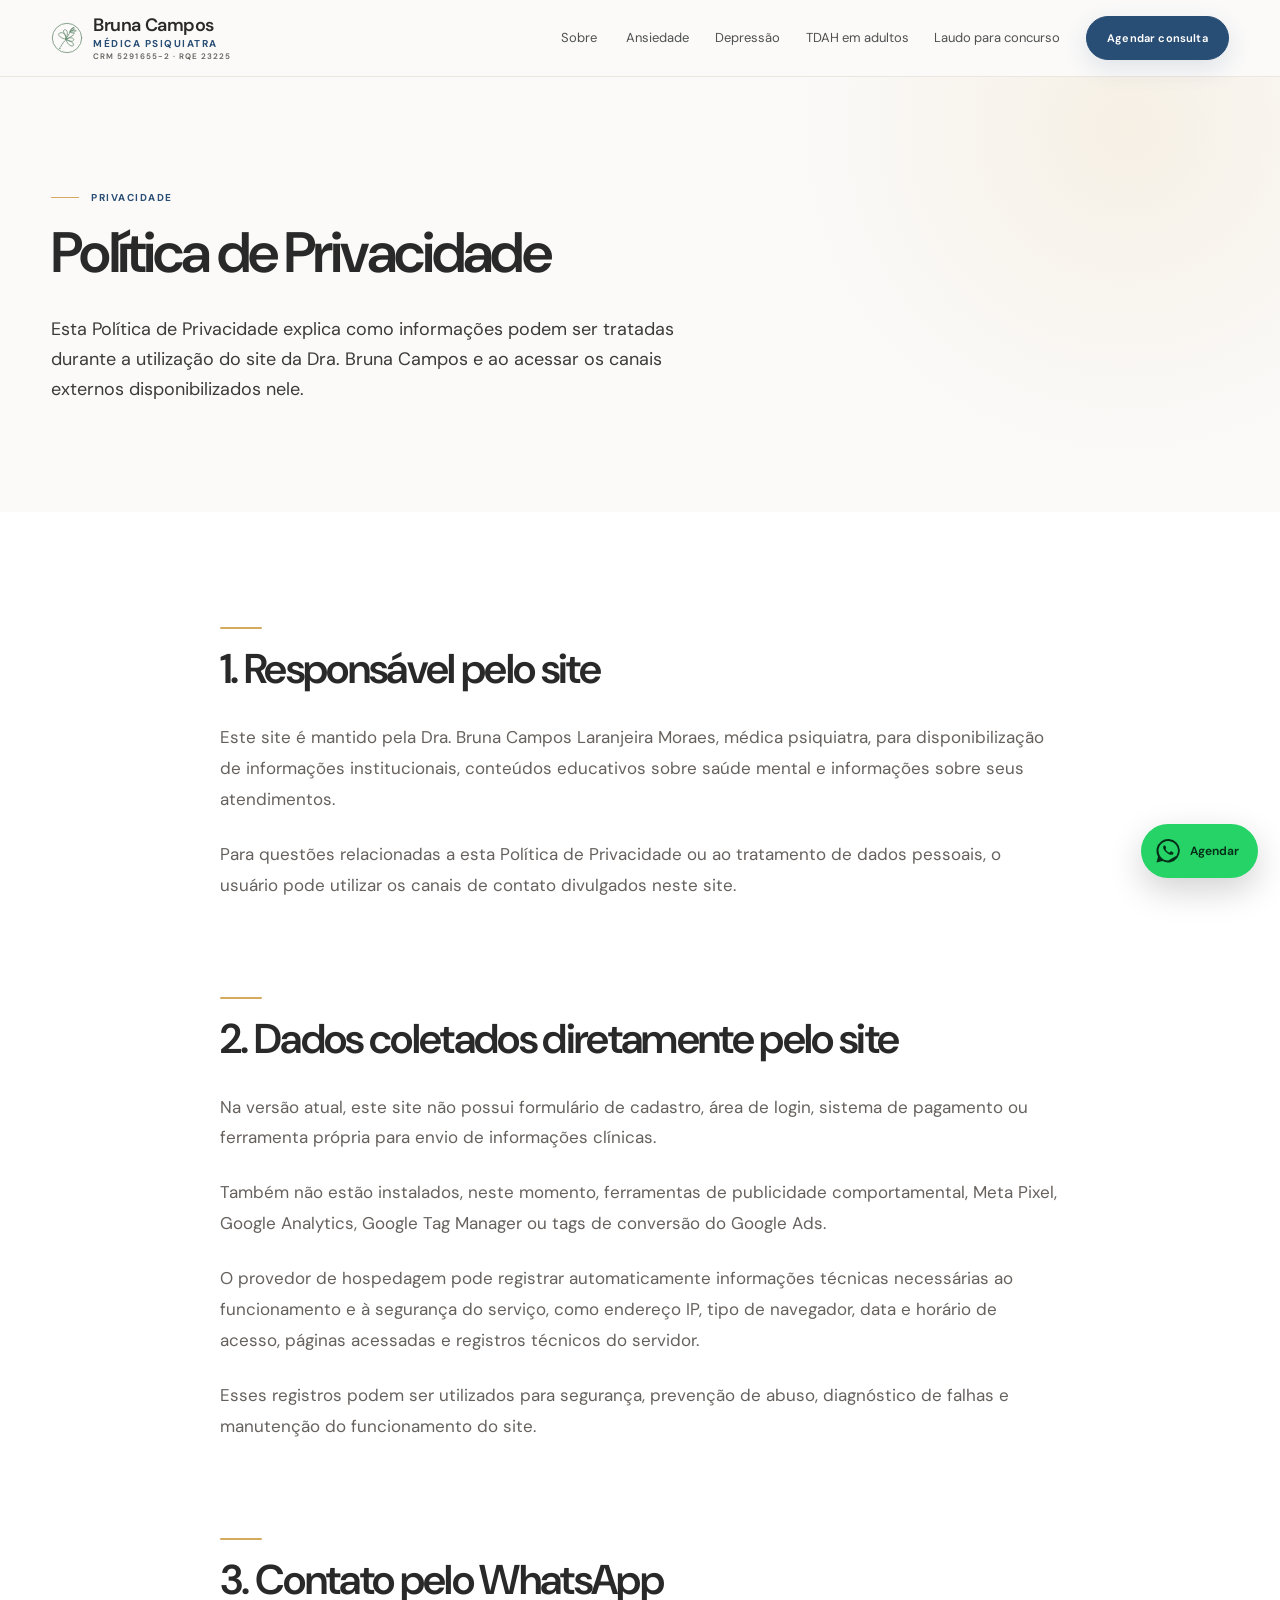
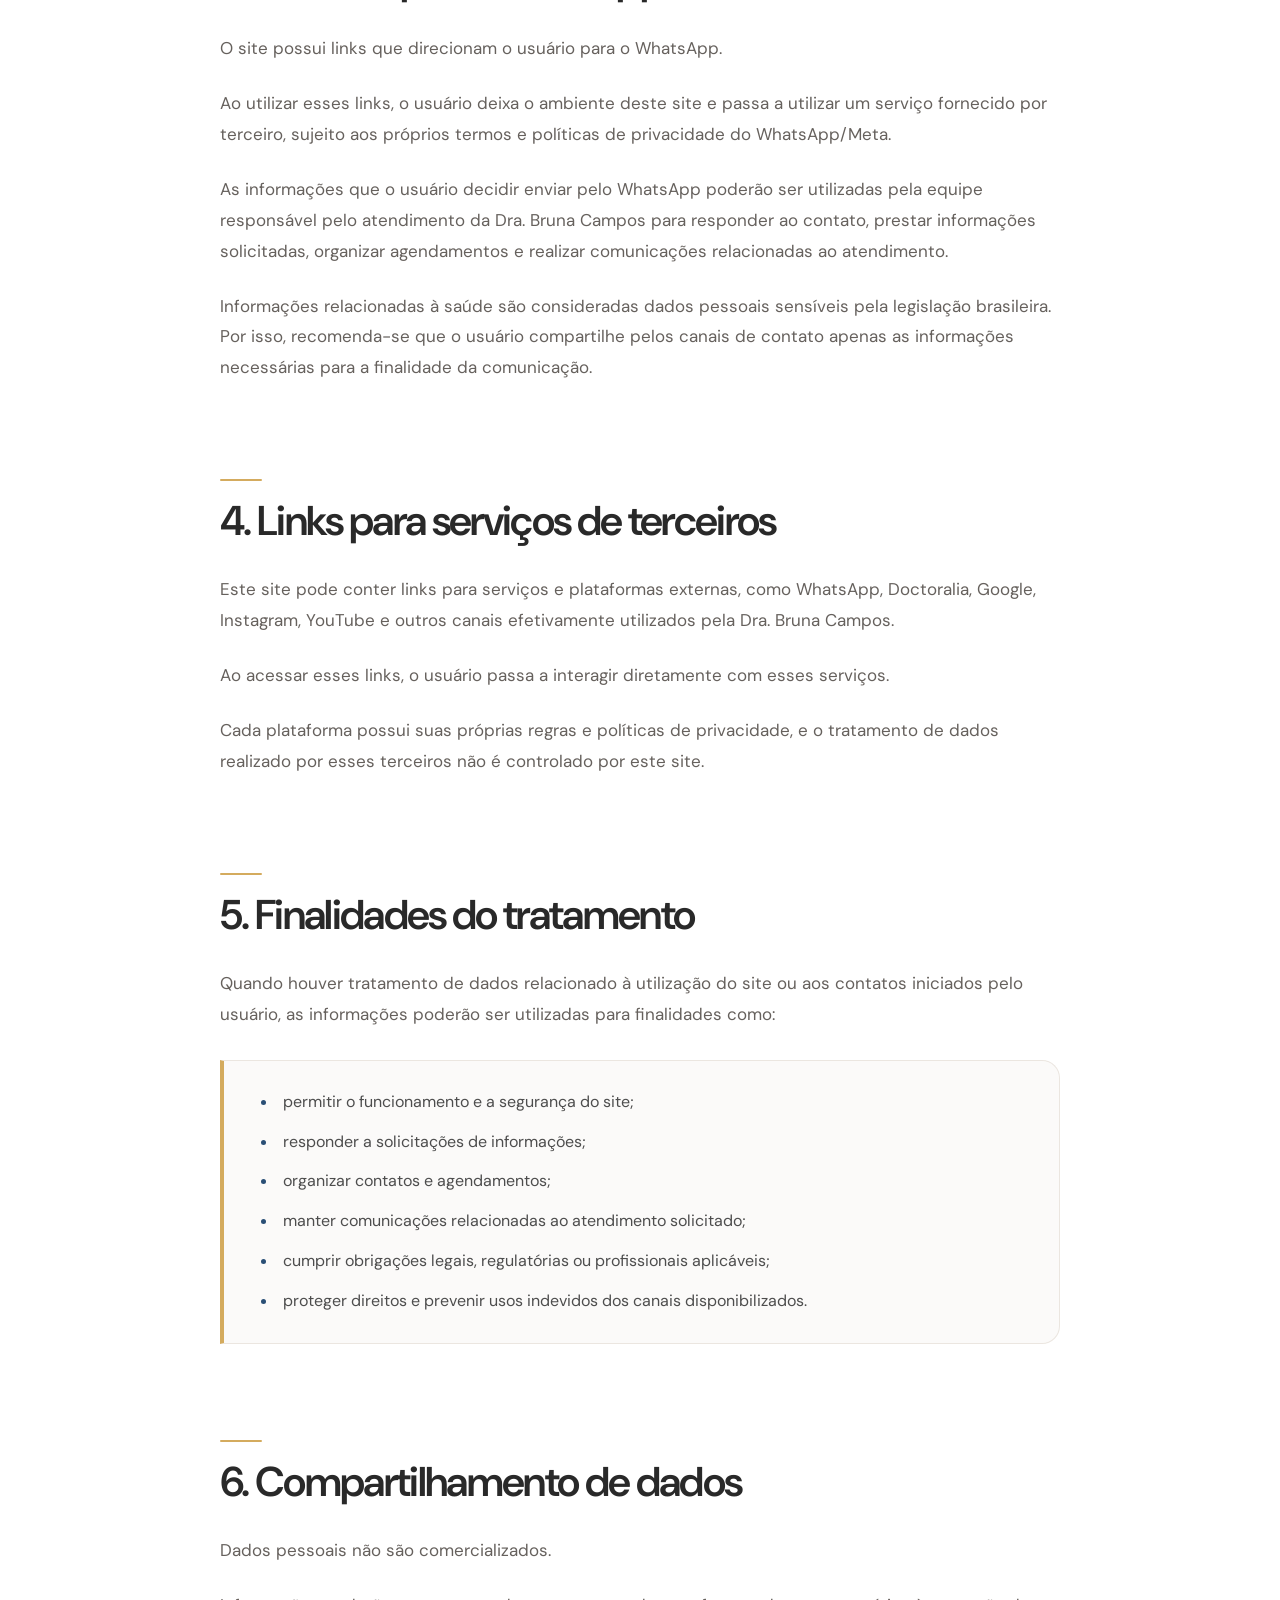
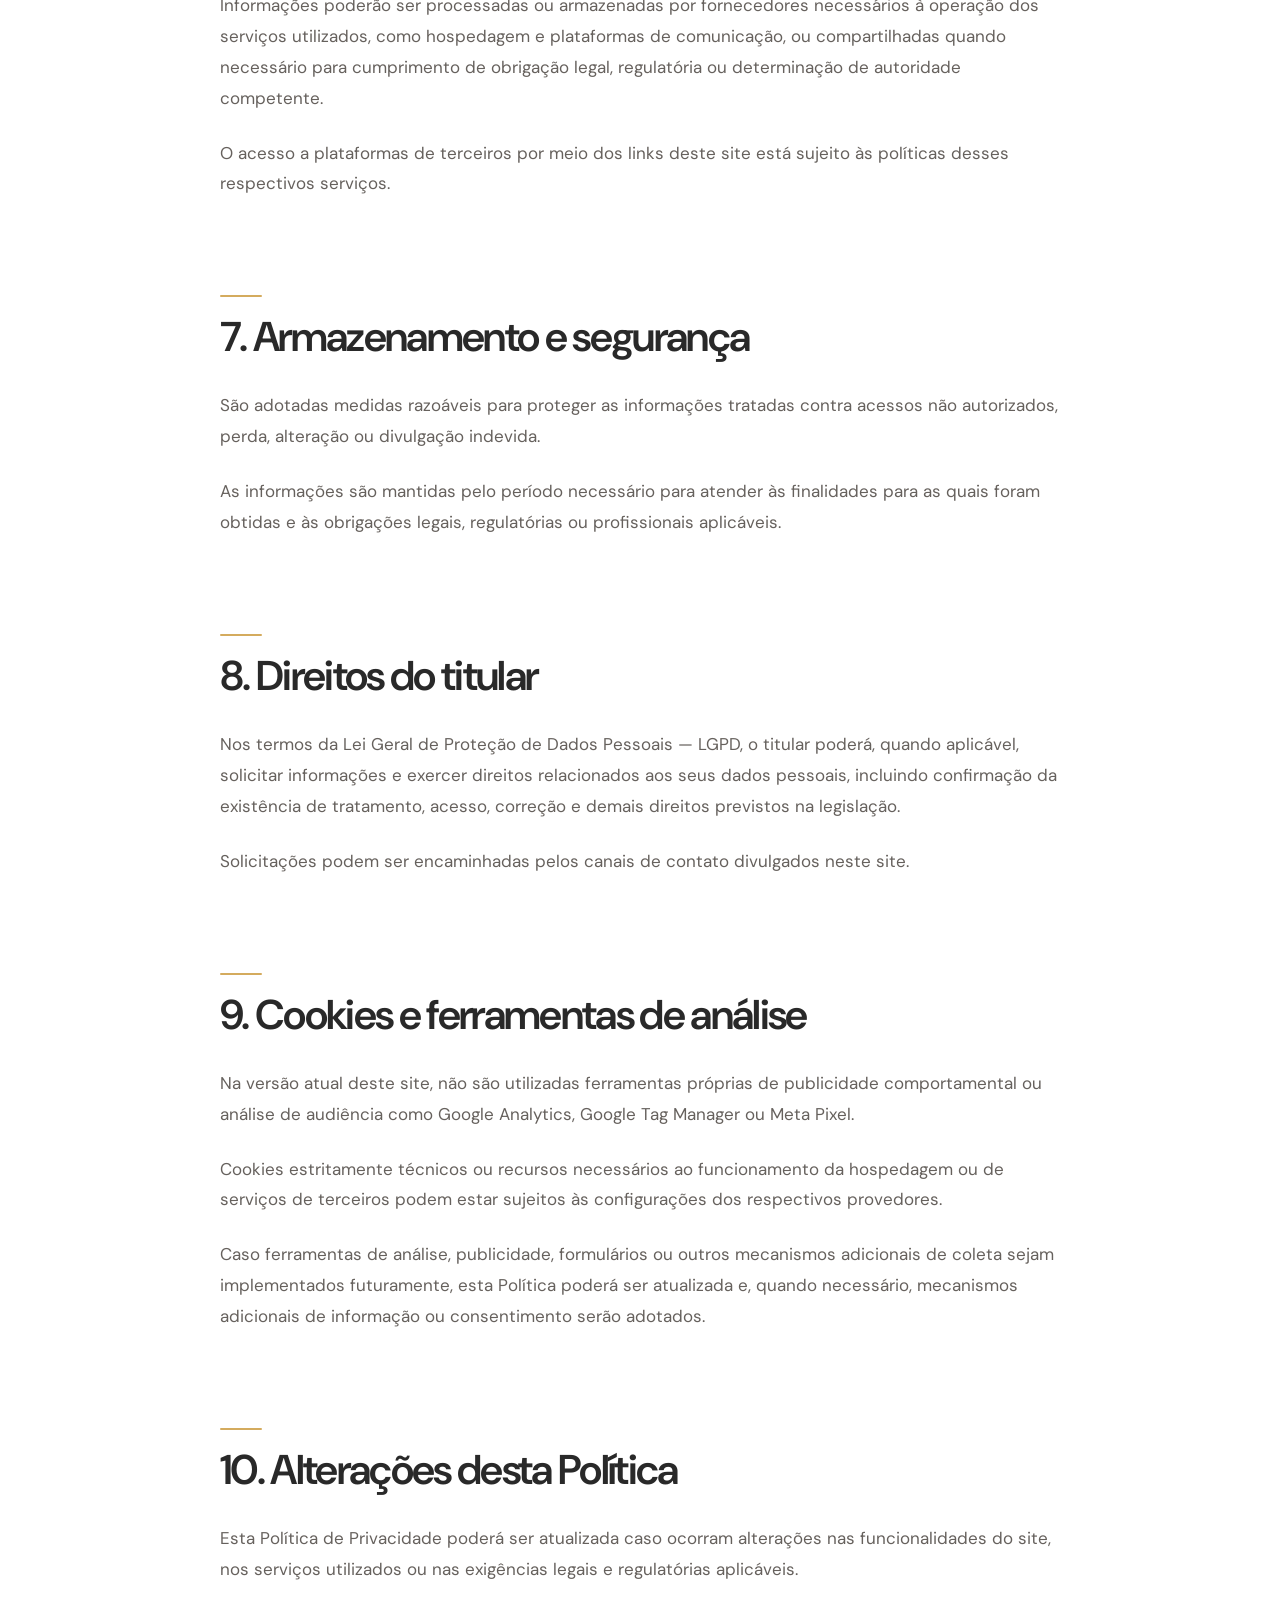
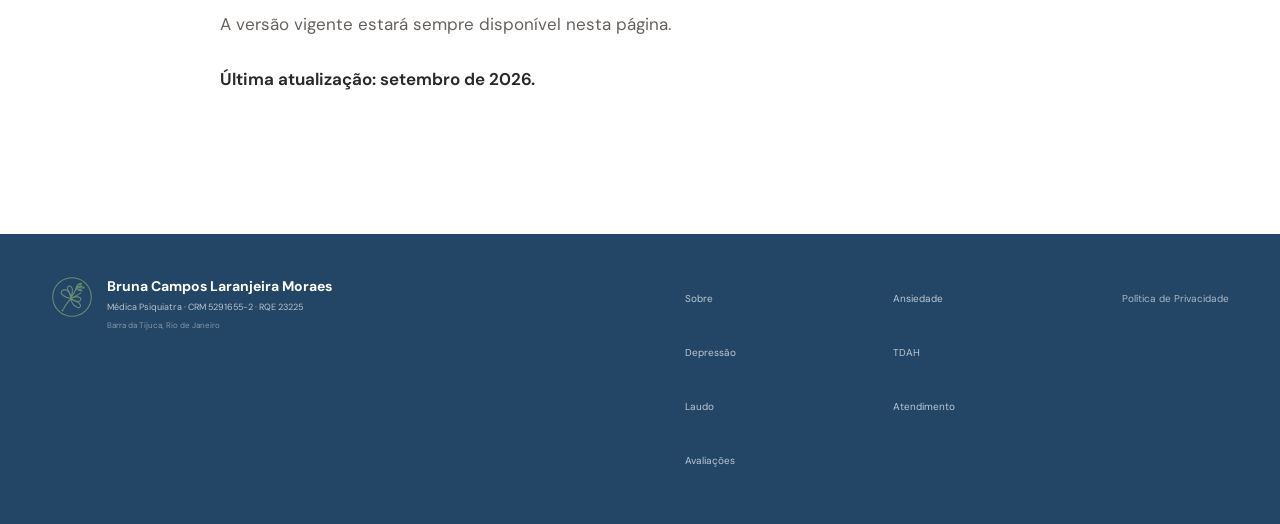
<file: politica-de-privacidade/index.html>
<!DOCTYPE html>
<html lang="pt-BR">
<head>
<meta charset="utf-8"/>
<meta content="width=device-width, initial-scale=1" name="viewport"/>
<title>Política de Privacidade | Dra. Bruna Campos</title>
<meta content="Saiba como informações podem ser tratadas durante a utilização do site da Dra. Bruna Campos e de seus canais externos." name="description"/>
<link href="https://www.brunacampospsiq.com/politica-de-privacidade/" rel="canonical"/>
<meta content="website" property="og:type"/>
<meta content="pt_BR" property="og:locale"/>
<meta content="Política de Privacidade | Dra. Bruna Campos" property="og:title"/>
<meta content="Saiba como informações podem ser tratadas durante a utilização do site da Dra. Bruna Campos e de seus canais externos." property="og:description"/>
<meta content="https://www.brunacampospsiq.com/politica-de-privacidade/" property="og:url"/>
<meta content="https://www.brunacampospsiq.com/assets/images/bruna-hero.webp" property="og:image"/>
<meta content="summary_large_image" name="twitter:card"/>
<meta content="Política de Privacidade | Dra. Bruna Campos" name="twitter:title"/>
<meta content="Saiba como informações podem ser tratadas durante a utilização do site da Dra. Bruna Campos e de seus canais externos." name="twitter:description"/>
<meta content="https://www.brunacampospsiq.com/assets/images/bruna-hero.webp" name="twitter:image"/>
<link href="https://fonts.googleapis.com" rel="preconnect"/>
<link crossorigin="" href="https://fonts.gstatic.com" rel="preconnect"/>
<link href="https://fonts.googleapis.com/css2?family=DM+Sans:wght@400;500;600;700&amp;display=swap" rel="stylesheet"/>
<link href="../assets/css/styles.css?v=25" rel="stylesheet"/>
<link href="../favicon.svg" rel="icon" type="image/svg+xml"/>
</head>
<body class="condition-page internal-page editorial-page">
<a class="skip-link" href="#conteudo">Ir para o conteúdo</a>
<header class="site-header" data-header="">
<div class="shell header-inner">
<a aria-label="Dra. Bruna Campos, início" class="brand" href="../index.html">
<img alt="" aria-hidden="true" class="brand-symbol" src="../assets/images/logo-bruna-campos.svg?v=20"/>
<span class="brand-copy"><strong>Bruna Campos</strong><span>Médica Psiquiatra</span><small>CRM 5291655-2 · RQE 23225</small></span>
</a>
<nav aria-label="Navegação principal" class="desktop-nav">
<a href="../sobre/">Sobre</a>
<a href="../ansiedade/">Ansiedade</a>
<a href="../depressao/">Depressão</a>
<a href="../tdah/">TDAH em adultos</a>
<a href="../laudo-saude-mental-concurso/">Laudo para concurso</a>
</nav>
<a class="button button-small header-cta" href="https://wa.me/5521999131898?text=Ol%C3%A1%2C%20gostaria%20de%20informa%C3%A7%C3%B5es%20sobre%20agendamento%20de%20consulta%20com%20a%20Dra.%20Bruna%20Campos." rel="noopener noreferrer" target="_blank">Agendar consulta</a>
<button aria-controls="mobile-menu" aria-expanded="false" aria-label="Abrir menu" class="menu-toggle" data-menu-toggle="" type="button"><span></span><span></span></button>
</div>
<nav aria-label="Navegação mobile" class="mobile-menu" data-mobile-menu="" hidden="" id="mobile-menu">
<a href="../sobre/">Sobre</a><a href="../ansiedade/">Ansiedade</a><a href="../depressao/">Depressão</a><a href="../tdah/">TDAH em adultos</a><a href="../laudo-saude-mental-concurso/">Laudo para concurso</a><a class="button" href="https://wa.me/5521999131898?text=Ol%C3%A1%2C%20gostaria%20de%20informa%C3%A7%C3%B5es%20sobre%20agendamento%20de%20consulta%20com%20a%20Dra.%20Bruna%20Campos." rel="noopener noreferrer" target="_blank">Agendar consulta</a>
</nav>
</header>
<main id="conteudo">
<section aria-labelledby="privacy-title" class="condition-hero condition-hero-editorial section">
<div class="shell condition-hero-grid">
<div class="condition-hero-copy">
<p class="eyebrow">PRIVACIDADE</p>
<h1 id="privacy-title">Política de Privacidade</h1>
<div class="condition-hero-intro"><p>Esta Política de Privacidade explica como informações podem ser tratadas durante a utilização do site da Dra. Bruna Campos e ao acessar os canais externos disponibilizados nele.</p></div>
</div>
</div>
</section>
<article class="condition-article section">
<div class="shell condition-article-shell">
<section class="condition-article-section" aria-labelledby="responsavel-pelo-site">
<h2 id="responsavel-pelo-site">1. Responsável pelo site</h2>
<p>Este site é mantido pela Dra. Bruna Campos Laranjeira Moraes, médica psiquiatra, para disponibilização de informações institucionais, conteúdos educativos sobre saúde mental e informações sobre seus atendimentos.</p>
<p>Para questões relacionadas a esta Política de Privacidade ou ao tratamento de dados pessoais, o usuário pode utilizar os canais de contato divulgados neste site.</p>
</section>
<section class="condition-article-section" aria-labelledby="dados-coletados-diretamente-pelo-site">
<h2 id="dados-coletados-diretamente-pelo-site">2. Dados coletados diretamente pelo site</h2>
<p>Na versão atual, este site não possui formulário de cadastro, área de login, sistema de pagamento ou ferramenta própria para envio de informações clínicas.</p>
<p>Também não estão instalados, neste momento, ferramentas de publicidade comportamental, Meta Pixel, Google Analytics, Google Tag Manager ou tags de conversão do Google Ads.</p>
<p>O provedor de hospedagem pode registrar automaticamente informações técnicas necessárias ao funcionamento e à segurança do serviço, como endereço IP, tipo de navegador, data e horário de acesso, páginas acessadas e registros técnicos do servidor.</p>
<p>Esses registros podem ser utilizados para segurança, prevenção de abuso, diagnóstico de falhas e manutenção do funcionamento do site.</p>
</section>
<section class="condition-article-section" aria-labelledby="contato-pelo-whatsapp">
<h2 id="contato-pelo-whatsapp">3. Contato pelo WhatsApp</h2>
<p>O site possui links que direcionam o usuário para o WhatsApp.</p>
<p>Ao utilizar esses links, o usuário deixa o ambiente deste site e passa a utilizar um serviço fornecido por terceiro, sujeito aos próprios termos e políticas de privacidade do WhatsApp/Meta.</p>
<p>As informações que o usuário decidir enviar pelo WhatsApp poderão ser utilizadas pela equipe responsável pelo atendimento da Dra. Bruna Campos para responder ao contato, prestar informações solicitadas, organizar agendamentos e realizar comunicações relacionadas ao atendimento.</p>
<p>Informações relacionadas à saúde são consideradas dados pessoais sensíveis pela legislação brasileira. Por isso, recomenda-se que o usuário compartilhe pelos canais de contato apenas as informações necessárias para a finalidade da comunicação.</p>
</section>
<section class="condition-article-section" aria-labelledby="links-para-servicos-de-terceiros">
<h2 id="links-para-servicos-de-terceiros">4. Links para serviços de terceiros</h2>
<p>Este site pode conter links para serviços e plataformas externas, como WhatsApp, Doctoralia, Google, Instagram, YouTube e outros canais efetivamente utilizados pela Dra. Bruna Campos.</p>
<p>Ao acessar esses links, o usuário passa a interagir diretamente com esses serviços.</p>
<p>Cada plataforma possui suas próprias regras e políticas de privacidade, e o tratamento de dados realizado por esses terceiros não é controlado por este site.</p>
</section>
<section class="condition-article-section" aria-labelledby="finalidades-do-tratamento">
<h2 id="finalidades-do-tratamento">5. Finalidades do tratamento</h2>
<p>Quando houver tratamento de dados relacionado à utilização do site ou aos contatos iniciados pelo usuário, as informações poderão ser utilizadas para finalidades como:</p>
<ul class="condition-article-list">
<li>permitir o funcionamento e a segurança do site;</li>
<li>responder a solicitações de informações;</li>
<li>organizar contatos e agendamentos;</li>
<li>manter comunicações relacionadas ao atendimento solicitado;</li>
<li>cumprir obrigações legais, regulatórias ou profissionais aplicáveis;</li>
<li>proteger direitos e prevenir usos indevidos dos canais disponibilizados.</li>
</ul>
</section>
<section class="condition-article-section" aria-labelledby="compartilhamento-de-dados">
<h2 id="compartilhamento-de-dados">6. Compartilhamento de dados</h2>
<p>Dados pessoais não são comercializados.</p>
<p>Informações poderão ser processadas ou armazenadas por fornecedores necessários à operação dos serviços utilizados, como hospedagem e plataformas de comunicação, ou compartilhadas quando necessário para cumprimento de obrigação legal, regulatória ou determinação de autoridade competente.</p>
<p>O acesso a plataformas de terceiros por meio dos links deste site está sujeito às políticas desses respectivos serviços.</p>
</section>
<section class="condition-article-section" aria-labelledby="armazenamento-e-seguranca">
<h2 id="armazenamento-e-seguranca">7. Armazenamento e segurança</h2>
<p>São adotadas medidas razoáveis para proteger as informações tratadas contra acessos não autorizados, perda, alteração ou divulgação indevida.</p>
<p>As informações são mantidas pelo período necessário para atender às finalidades para as quais foram obtidas e às obrigações legais, regulatórias ou profissionais aplicáveis.</p>
</section>
<section class="condition-article-section" aria-labelledby="direitos-do-titular">
<h2 id="direitos-do-titular">8. Direitos do titular</h2>
<p>Nos termos da Lei Geral de Proteção de Dados Pessoais — LGPD, o titular poderá, quando aplicável, solicitar informações e exercer direitos relacionados aos seus dados pessoais, incluindo confirmação da existência de tratamento, acesso, correção e demais direitos previstos na legislação.</p>
<p>Solicitações podem ser encaminhadas pelos canais de contato divulgados neste site.</p>
</section>
<section class="condition-article-section" aria-labelledby="cookies-e-ferramentas-de-analise">
<h2 id="cookies-e-ferramentas-de-analise">9. Cookies e ferramentas de análise</h2>
<p>Na versão atual deste site, não são utilizadas ferramentas próprias de publicidade comportamental ou análise de audiência como Google Analytics, Google Tag Manager ou Meta Pixel.</p>
<p>Cookies estritamente técnicos ou recursos necessários ao funcionamento da hospedagem ou de serviços de terceiros podem estar sujeitos às configurações dos respectivos provedores.</p>
<p>Caso ferramentas de análise, publicidade, formulários ou outros mecanismos adicionais de coleta sejam implementados futuramente, esta Política poderá ser atualizada e, quando necessário, mecanismos adicionais de informação ou consentimento serão adotados.</p>
</section>
<section class="condition-article-section" aria-labelledby="alteracoes-desta-politica">
<h2 id="alteracoes-desta-politica">10. Alterações desta Política</h2>
<p>Esta Política de Privacidade poderá ser atualizada caso ocorram alterações nas funcionalidades do site, nos serviços utilizados ou nas exigências legais e regulatórias aplicáveis.</p>
<p>A versão vigente estará sempre disponível nesta página.</p>
<p><strong>Última atualização: setembro de 2026.</strong></p>
</section>
</div>
</article>
</main>
<footer class="site-footer">
<div class="shell footer-grid">
<div class="footer-brand"><img alt="" aria-hidden="true" class="footer-brand-symbol" src="../assets/images/logo-bruna-campos.svg?v=20"/><div><strong>Bruna Campos Laranjeira Moraes</strong><span>Médica Psiquiatra · CRM 5291655-2 · RQE 23225</span><small>Barra da Tijuca, Rio de Janeiro</small></div></div>
<nav aria-label="Links do rodapé"><a href="../sobre/">Sobre</a><a href="../ansiedade/">Ansiedade</a><a href="../depressao/">Depressão</a><a href="../tdah/">TDAH</a><a href="../laudo-saude-mental-concurso/">Laudo</a><a href="../index.html#atendimento">Atendimento</a><a href="../index.html#avaliacoes">Avaliações</a></nav>
<div class="footer-meta"><a aria-current="page" class="footer-privacy-pending" href="/politica-de-privacidade/">Política de Privacidade</a></div>
</div>
</footer>
<a aria-label="Agendar consulta pelo WhatsApp" class="floating-whatsapp" href="https://wa.me/5521999131898?text=Ol%C3%A1%2C%20gostaria%20de%20informa%C3%A7%C3%B5es%20sobre%20agendamento%20de%20consulta%20com%20a%20Dra.%20Bruna%20Campos." rel="noopener noreferrer" target="_blank" title="Agendar consulta pelo WhatsApp"><svg aria-hidden="true" viewBox="0 0 24 24"><path d="M20.5 3.5A11.75 11.75 0 0 0 2.02 17.67L.5 23.5l5.98-1.47A11.76 11.76 0 0 0 20.5 3.5Zm-8.3 17.9a9.7 9.7 0 1 1 8.3-4.64"></path><path d="M7.8 6.8c.2-.28.42-.28.63-.28h.45c.15 0 .39.06.5.4l.75 1.8c.08.2.04.4-.05.56l-.38.54c-.13.16-.27.3-.12.55.15.26.67 1.1 1.45 1.78 1 .88 1.85 1.16 2.1 1.3.26.13.4.11.56-.07l.84-.98c.18-.22.37-.18.6-.1l1.85.87c.25.12.42.18.48.28.06.1.06.6-.14 1.18-.2.58-1.16 1.1-1.6 1.17-.42.07-.96.1-1.56-.1-.36-.12-.82-.27-1.42-.53a12.2 12.2 0 0 1-4.44-3.9c-.13-.18-1.1-1.46-1.1-2.78 0-1.31.68-1.96.9-2.21Z"></path></svg><span>Agendar</span></a>
<script src="../assets/js/main.js?v=24"></script>
</body>
</html>
</file>
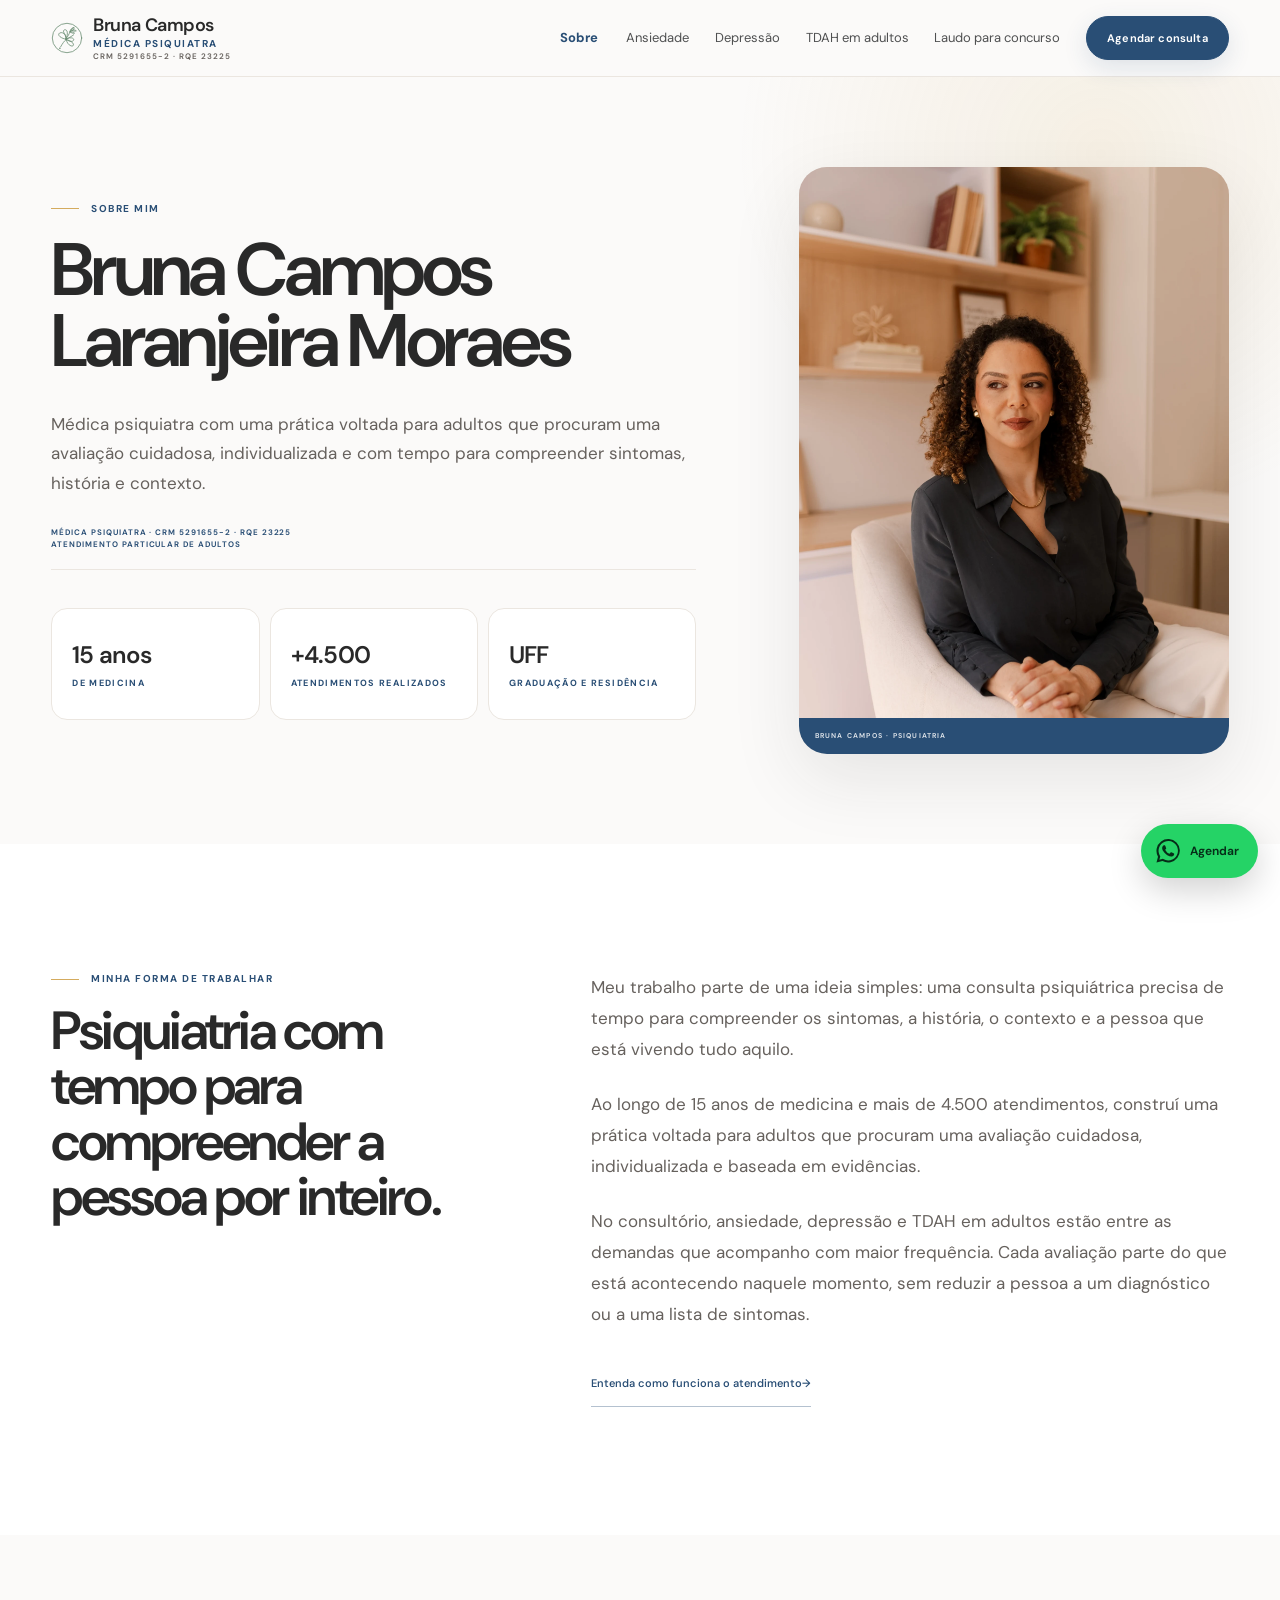
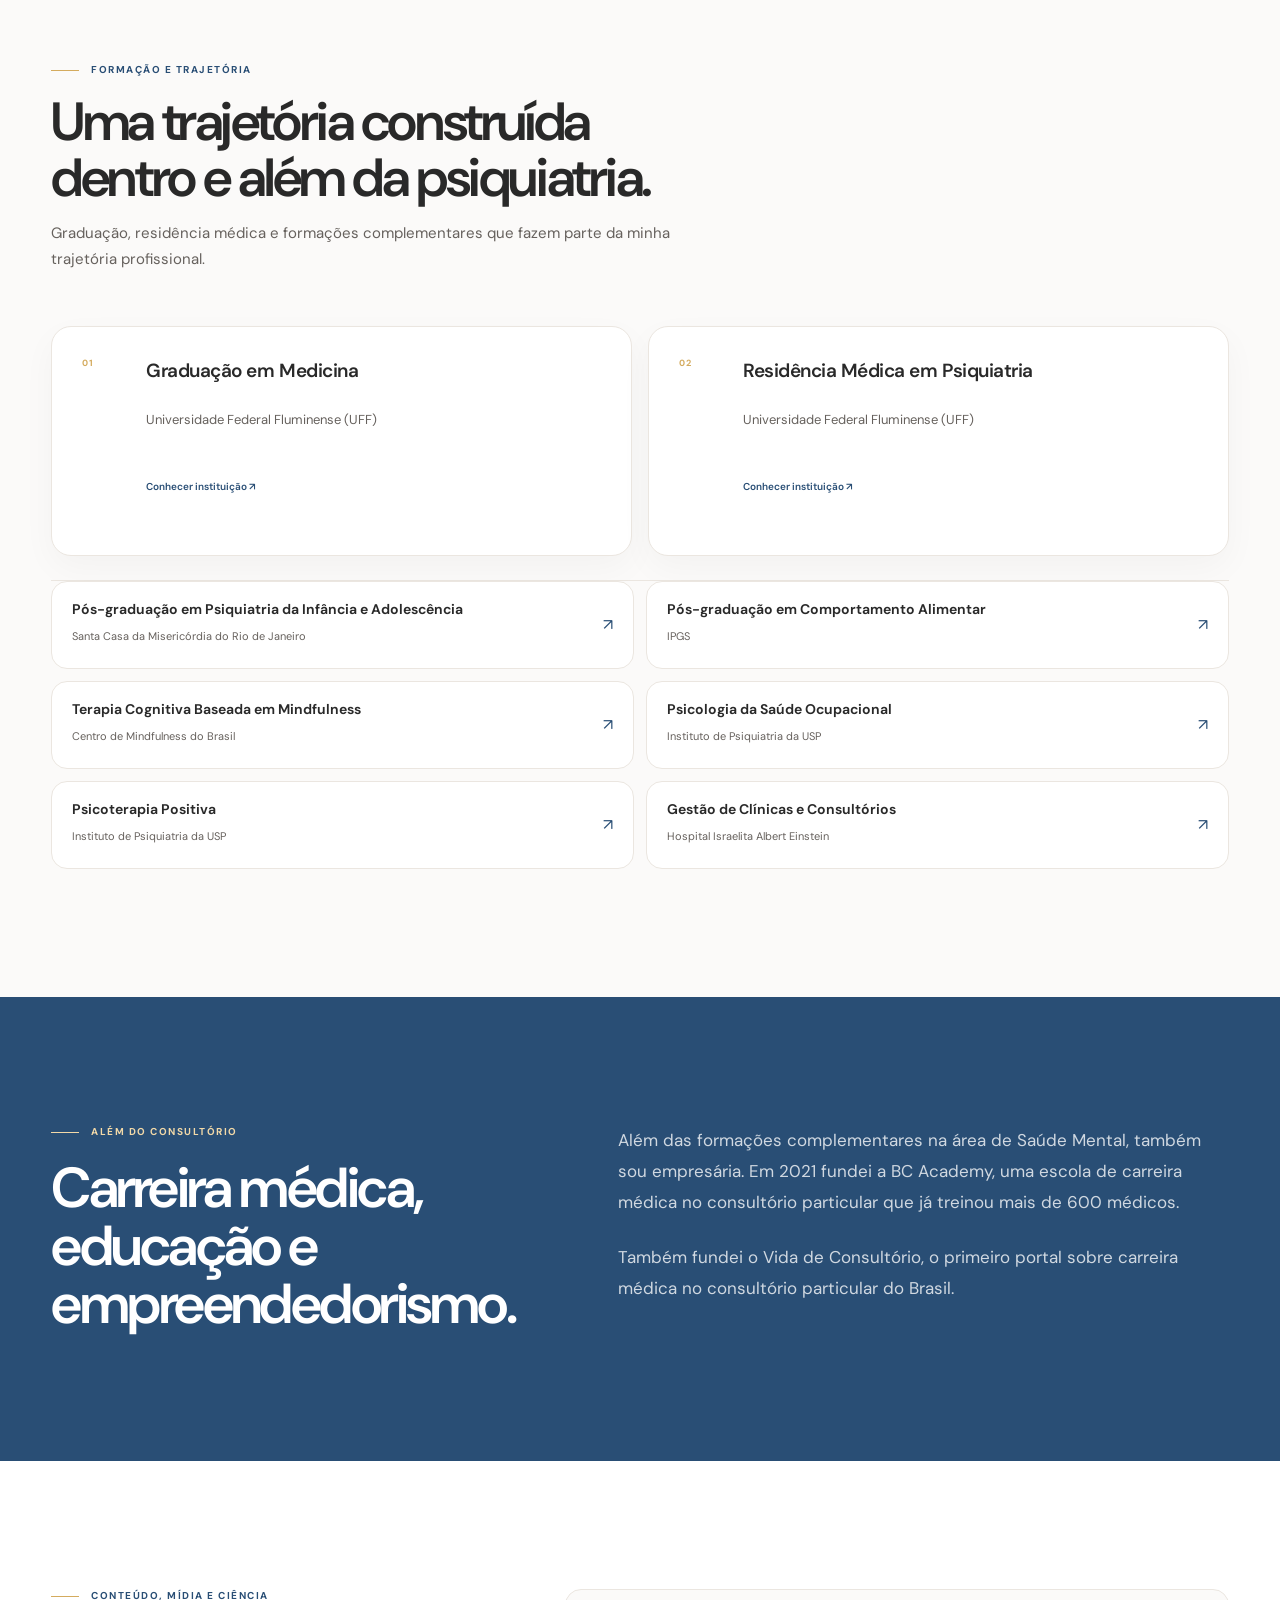
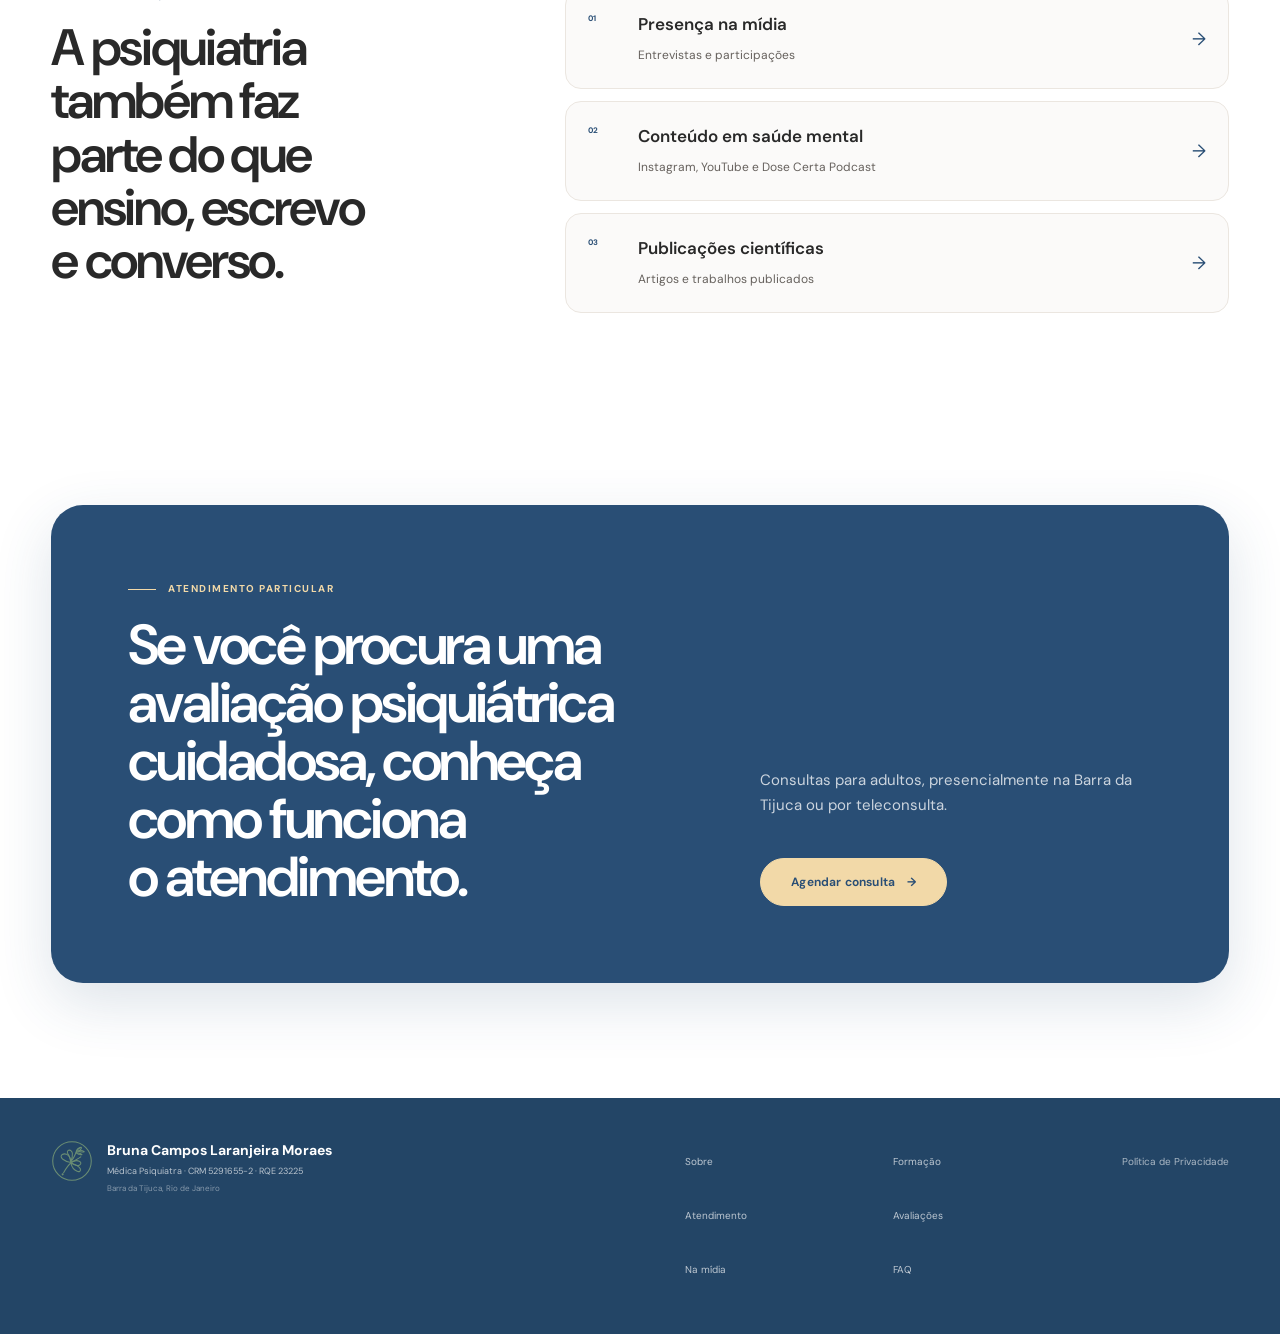
<file: sobre/index.html>
<!DOCTYPE html>

<html lang="pt-BR">
<head>
<meta charset="utf-8"/>
<meta content="width=device-width, initial-scale=1" name="viewport"/>
<title>Sobre a Dra. Bruna Campos | Psiquiatra no Rio de Janeiro</title>
<meta content="Conheça a trajetória da Dra. Bruna Campos Laranjeira Moraes, médica psiquiatra no Rio de Janeiro, formada e com residência médica em Psiquiatria pela UFF." name="description"/>
<link href="https://www.brunacampospsiq.com/sobre/" rel="canonical"/>
<meta content="profile" property="og:type"/>
<meta content="Sobre a Dra. Bruna Campos | Psiquiatra no Rio de Janeiro" property="og:title"/>
<meta content="Conheça a trajetória da Dra. Bruna Campos Laranjeira Moraes, médica psiquiatra no Rio de Janeiro, formada e com residência médica em Psiquiatria pela UFF." property="og:description"/>
<link href="https://fonts.googleapis.com" rel="preconnect"/>
<link crossorigin="" href="https://fonts.gstatic.com" rel="preconnect"/>
<link href="https://fonts.googleapis.com/css2?family=DM+Sans:wght@400;500;600;700&amp;display=swap" rel="stylesheet"/>
<link href="../assets/css/styles.css?v=25" rel="stylesheet"/>
<script type="application/ld+json">
{
  "@context": "https://schema.org",
  "@type": ["Person", "Physician"],
  "name": "Bruna Campos Laranjeira Moraes",
  "jobTitle": "Médica Psiquiatra",
  "description": "Médica psiquiatra com atendimento particular de adultos na Barra da Tijuca, Rio de Janeiro, e por teleconsulta.",
  "medicalSpecialty": "Psychiatric",
  "areaServed": {
    "@type": "Place",
    "name": "Barra da Tijuca, Rio de Janeiro"
  },
  "alumniOf": [
    {"@type": "CollegeOrUniversity", "name": "Universidade Federal Fluminense"}
  ],
  "knowsAbout": ["Ansiedade", "Depressão", "TDAH em adultos", "Psiquiatria de adultos"],
  "sameAs": [
    "https://www.doctoralia.com.br/bruna-campos-2/psiquiatra/rio-de-janeiro",
    "https://www.instagram.com/brunacampospsiq/",
    "https://share.google/ED9ckal8CYqUAlG8l"
  ]
}
</script>
<meta content="pt_BR" property="og:locale"/><meta content="https://www.brunacampospsiq.com/sobre/" property="og:url"/><meta content="https://www.brunacampospsiq.com/assets/images/bruna-hero.webp" property="og:image"/><meta content="summary_large_image" name="twitter:card"/><meta content="Sobre a Dra. Bruna Campos | Psiquiatra no Rio de Janeiro" name="twitter:title"/><meta content="Conheça a trajetória da Dra. Bruna Campos Laranjeira Moraes, médica psiquiatra no Rio de Janeiro, formada e com residência médica em Psiquiatria pela UFF." name="twitter:description"/><meta content="https://www.brunacampospsiq.com/assets/images/bruna-hero.webp" name="twitter:image"/><meta content="Bruna Campos Laranjeira Moraes" name="author"/><link href="../favicon.svg" rel="icon" type="image/svg+xml"/><link as="image" fetchpriority="high" href="../assets/images/bruna-sobre.webp" rel="preload"/></head>
<body class="about-page internal-page">
<a class="skip-link" href="#conteudo">Ir para o conteúdo</a>
<header class="site-header" data-header="">
<div class="shell header-inner">
<a aria-label="Dra. Bruna Campos, início" class="brand" href="../index.html">
<img alt="" aria-hidden="true" class="brand-symbol" src="../assets/images/logo-bruna-campos.svg?v=20"/>
<span class="brand-copy">
<strong>Bruna Campos</strong>
<span>Médica Psiquiatra</span>
<small>CRM 5291655-2 · RQE 23225</small>
</span>
</a>
<nav aria-label="Navegação principal" class="desktop-nav">
<a aria-current="page" href="./">Sobre</a>
<a href="../ansiedade/">Ansiedade</a>
<a href="../depressao/">Depressão</a>
<a href="../tdah/">TDAH em adultos</a>
<a href="../laudo-saude-mental-concurso/">Laudo para concurso</a>
</nav>
<a class="button button-small header-cta" href="https://wa.me/5521999131898?text=Ol%C3%A1%2C%20gostaria%20de%20informa%C3%A7%C3%B5es%20sobre%20agendamento%20de%20consulta%20com%20a%20Dra.%20Bruna%20Campos." rel="noopener noreferrer" target="_blank">Agendar consulta</a>
<button aria-controls="mobile-menu" aria-expanded="false" aria-label="Abrir menu" class="menu-toggle" data-menu-toggle="" type="button"><span></span><span></span></button>
</div>
<nav aria-label="Navegação mobile" class="mobile-menu" data-mobile-menu="" hidden="" id="mobile-menu">
<a aria-current="page" href="./">Sobre</a>
<a href="../ansiedade/">Ansiedade</a>
<a href="../depressao/">Depressão</a>
<a href="../tdah/">TDAH em adultos</a>
<a href="../laudo-saude-mental-concurso/">Laudo para concurso</a>
<a class="button" href="https://wa.me/5521999131898?text=Ol%C3%A1%2C%20gostaria%20de%20informa%C3%A7%C3%B5es%20sobre%20agendamento%20de%20consulta%20com%20a%20Dra.%20Bruna%20Campos." rel="noopener noreferrer" target="_blank">Agendar consulta</a>
</nav>
</header>
<main id="conteudo">
<section aria-labelledby="profile-title" class="profile-hero section">
<div class="shell profile-hero-grid">
<div class="profile-hero-copy">
<p class="eyebrow eyebrow-compact">Sobre mim</p>
<h1 id="profile-title">Bruna Campos<br/>Laranjeira Moraes</h1>
<p class="profile-hero-lead">Médica psiquiatra com uma prática voltada para adultos que procuram uma avaliação cuidadosa, individualizada e com tempo para compreender sintomas, história e contexto.</p>
<p class="credentials profile-credentials">Médica Psiquiatra · CRM 5291655-2 · RQE 23225<br/>Atendimento particular de adultos</p>
<div aria-label="Dados profissionais" class="profile-facts">
<div><strong>15 anos</strong><span>de medicina</span></div>
<div><strong>+4.500</strong><span>atendimentos realizados</span></div>
<div><strong>UFF</strong><span>graduação e residência</span></div>
</div>
</div>
<figure class="profile-hero-photo-wrap">
<img alt="Dra. Bruna Campos em fotografia profissional" class="profile-hero-photo" decoding="async" fetchpriority="high" height="2400" src="../assets/images/bruna-sobre.webp" width="1600"/>
<figcaption>Bruna Campos · Psiquiatria</figcaption>
</figure>
</div>
</section>
<section aria-labelledby="story-title" class="profile-story section">
<div class="shell profile-story-grid">
<div class="profile-story-heading">
<p class="eyebrow eyebrow-compact">Minha forma de trabalhar</p>
<h2 id="story-title">Psiquiatria com tempo para compreender a pessoa por inteiro.</h2>
</div>
<div class="profile-story-copy">
<p>Meu trabalho parte de uma ideia simples: uma consulta psiquiátrica precisa de tempo para compreender os sintomas, a história, o contexto e a pessoa que está vivendo tudo aquilo.</p>
<p>Ao longo de 15 anos de medicina e mais de 4.500 atendimentos, construí uma prática voltada para adultos que procuram uma avaliação cuidadosa, individualizada e baseada em evidências.</p>
<p>No consultório, ansiedade, depressão e TDAH em adultos estão entre as demandas que acompanho com maior frequência. Cada avaliação parte do que está acontecendo naquele momento, sem reduzir a pessoa a um diagnóstico ou a uma lista de sintomas.</p>
<a class="text-link" href="../index.html#atendimento">Entenda como funciona o atendimento <span aria-hidden="true">→</span></a>
</div>
</div>
</section>
<section aria-labelledby="training-title" class="profile-training section">
<div class="shell">
<div class="profile-training-head">
<p class="eyebrow eyebrow-compact">Formação e trajetória</p>
<h2 id="training-title">Uma trajetória construída dentro e além da psiquiatria.</h2>
<p>Graduação, residência médica e formações complementares que fazem parte da minha trajetória profissional.</p>
</div>
<div class="profile-training-grid">
<div class="profile-training-feature">
<span>01</span>
<strong>Graduação em Medicina</strong>
<p>Universidade Federal Fluminense (UFF)</p>
<a href="https://www.uff.br/" rel="noopener noreferrer" target="_blank">Conhecer instituição ↗</a>
</div>
<div class="profile-training-feature">
<span>02</span>
<strong>Residência Médica em Psiquiatria</strong>
<p>Universidade Federal Fluminense (UFF)</p>
<a href="https://www.uff.br/" rel="noopener noreferrer" target="_blank">Conhecer instituição ↗</a>
</div>
</div>
<div aria-label="Formações complementares" class="formation-clean-list profile-training-list">
<a href="https://www.santacasadamisericordia.org/" rel="noopener noreferrer" target="_blank"><strong>Pós-graduação em Psiquiatria da Infância e Adolescência</strong><span>Santa Casa da Misericórdia do Rio de Janeiro</span><i>↗</i></a>
<a href="https://ipgs.com.br/" rel="noopener noreferrer" target="_blank"><strong>Pós-graduação em Comportamento Alimentar</strong><span>IPGS</span><i>↗</i></a>
<a href="https://www.brasilmindfulness.com/" rel="noopener noreferrer" target="_blank"><strong>Terapia Cognitiva Baseada em Mindfulness</strong><span>Centro de Mindfulness do Brasil</span><i>↗</i></a>
<a href="https://ipqhc.org.br/" rel="noopener noreferrer" target="_blank"><strong>Psicologia da Saúde Ocupacional</strong><span>Instituto de Psiquiatria da USP</span><i>↗</i></a>
<a href="https://ipqhc.org.br/" rel="noopener noreferrer" target="_blank"><strong>Psicoterapia Positiva</strong><span>Instituto de Psiquiatria da USP</span><i>↗</i></a>
<a href="https://ensino.einstein.br/curta-duracao/gest%C3%A3o%20clinica" rel="noopener noreferrer" target="_blank"><strong>Gestão de Clínicas e Consultórios</strong><span>Hospital Israelita Albert Einstein</span><i>↗</i></a>
</div>
</div>
</section>
<section aria-labelledby="beyond-title" class="profile-beyond section">
<div class="shell profile-beyond-grid">
<div class="profile-beyond-heading">
<p class="eyebrow eyebrow-light">Além do consultório</p>
<h2 id="beyond-title">Carreira médica, educação e empreendedorismo.</h2>
</div>
<div class="profile-beyond-copy">
<p>Além das formações complementares na área de Saúde Mental, também sou empresária. Em 2021 fundei a BC Academy, uma escola de carreira médica no consultório particular que já treinou mais de 600 médicos.</p>
<p>Também fundei o Vida de Consultório, o primeiro portal sobre carreira médica no consultório particular do Brasil.</p>
</div>
</div>
</section>
<section aria-labelledby="authority-title" class="profile-authority section">
<div class="shell profile-authority-grid">
<div>
<p class="eyebrow eyebrow-compact">Conteúdo, mídia e ciência</p>
<h2 id="authority-title">A psiquiatria também faz parte do que ensino, escrevo e converso.</h2>
</div>
<div class="profile-authority-links">
<a href="../index.html#midia"><span>01</span><strong>Presença na mídia</strong><small>Entrevistas e participações</small><i>→</i></a>
<a href="../index.html#presenca-digital"><span>02</span><strong>Conteúdo em saúde mental</strong><small>Instagram, YouTube e Dose Certa Podcast</small><i>→</i></a>
<a href="../index.html#midia"><span>03</span><strong>Publicações científicas</strong><small>Artigos e trabalhos publicados</small><i>→</i></a>
</div>
</div>
</section>
<section aria-labelledby="profile-cta-title" class="profile-cta section">
<div class="shell profile-cta-box">
<div>
<p class="eyebrow eyebrow-light">Atendimento particular</p>
<h2 id="profile-cta-title">Se você procura uma avaliação psiquiátrica cuidadosa, conheça como funciona o atendimento.</h2>
</div>
<div>
<p>Consultas para adultos, presencialmente na Barra da Tijuca ou por teleconsulta.</p>
<a class="button button-light" href="https://wa.me/5521999131898?text=Ol%C3%A1%2C%20gostaria%20de%20informa%C3%A7%C3%B5es%20sobre%20agendamento%20de%20consulta%20com%20a%20Dra.%20Bruna%20Campos." rel="noopener noreferrer" target="_blank">Agendar consulta <span aria-hidden="true">→</span></a>
</div>
</div>
</section>
</main>
<footer class="site-footer">
<div class="shell footer-grid">
<div class="footer-brand"><img alt="" aria-hidden="true" class="footer-brand-symbol" src="../assets/images/logo-bruna-campos.svg?v=20"/><div><strong>Bruna Campos Laranjeira Moraes</strong><span>Médica Psiquiatra · CRM 5291655-2 · RQE 23225</span><small>Barra da Tijuca, Rio de Janeiro</small></div></div>
<nav aria-label="Links do rodapé">
<a href="./">Sobre</a>
<a href="../index.html#formacao">Formação</a>
<a href="../index.html#atendimento">Atendimento</a>
<a href="../index.html#avaliacoes">Avaliações</a>
<a href="../index.html#midia">Na mídia</a>
<a href="../index.html#faq">FAQ</a>
</nav>
<div class="footer-meta"><a class="footer-privacy-pending" href="/politica-de-privacidade/">Política de Privacidade</a></div>
</div>
</footer>
<a aria-label="Agendar consulta pelo WhatsApp" class="floating-whatsapp" href="https://wa.me/5521999131898?text=Ol%C3%A1%2C%20gostaria%20de%20informa%C3%A7%C3%B5es%20sobre%20agendamento%20de%20consulta%20com%20a%20Dra.%20Bruna%20Campos." rel="noopener noreferrer" target="_blank" title="Agendar consulta pelo WhatsApp">
<svg aria-hidden="true" viewbox="0 0 24 24"><path d="M20.5 3.5A11.75 11.75 0 0 0 2.02 17.67L.5 23.5l5.98-1.47A11.76 11.76 0 0 0 20.5 3.5Zm-8.3 17.9a9.7 9.7 0 0 1-4.94-1.36l-.35-.2-3.55.87.94-3.46-.23-.36a9.68 9.68 0 1 1 8.13 4.51Zm5.3-7.23c-.29-.15-1.72-.85-1.99-.95-.27-.1-.47-.15-.67.15-.2.29-.77.95-.94 1.14-.17.2-.35.22-.64.07-.29-.14-1.23-.45-2.34-1.45a8.8 8.8 0 0 1-1.62-2.02c-.17-.29-.02-.45.13-.59.13-.13.29-.34.44-.51.15-.17.2-.29.29-.49.1-.19.05-.36-.02-.51-.08-.15-.67-1.6-.92-2.2-.24-.58-.49-.5-.67-.51h-.57c-.2 0-.52.07-.79.36-.27.29-1.04 1.02-1.04 2.48s1.07 2.87 1.22 3.07c.15.19 2.1 3.2 5.08 4.48.71.3 1.26.49 1.69.63.71.23 1.36.19 1.87.12.57-.08 1.72-.7 1.96-1.38.25-.68.25-1.26.17-1.38-.07-.12-.27-.19-.56-.34Z"></path></svg>
<span>Agendar</span>
</a>
<script src="../assets/js/main.js?v=24"></script>
</body>
</html>
</file>
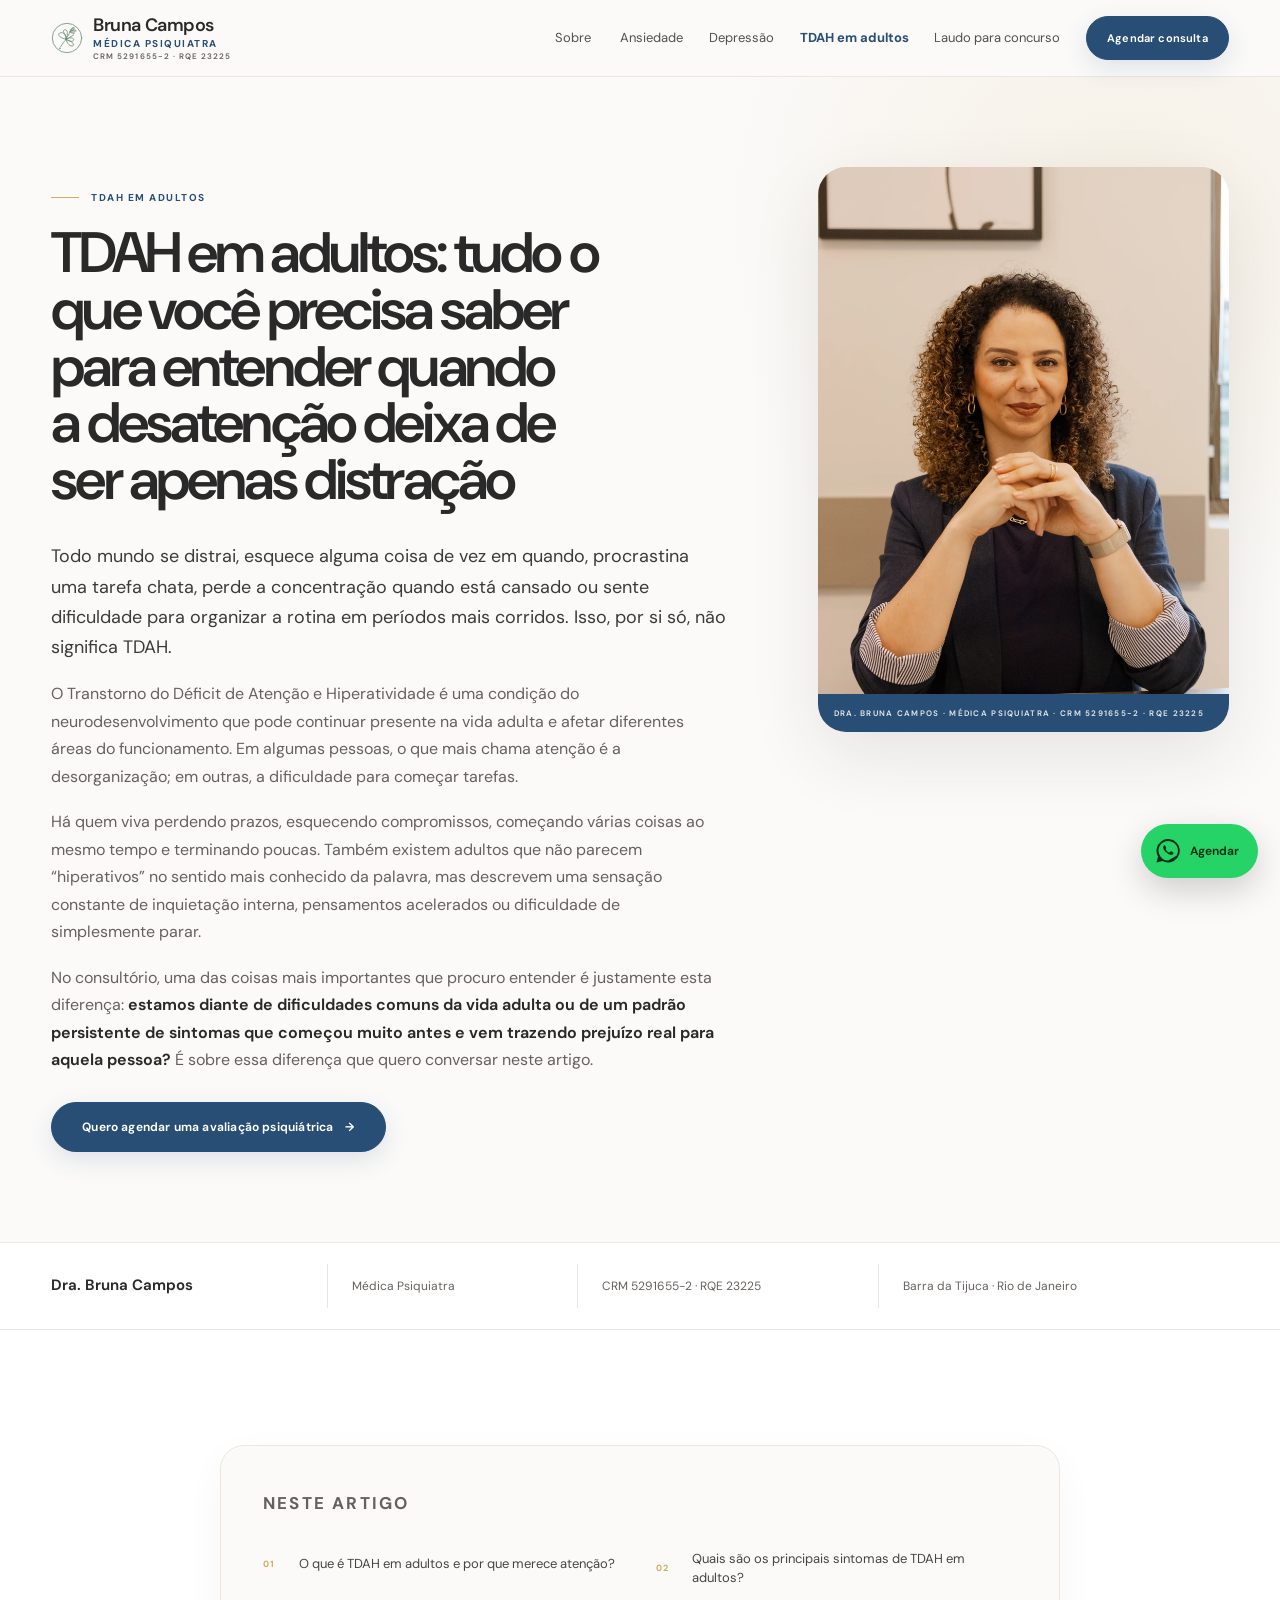
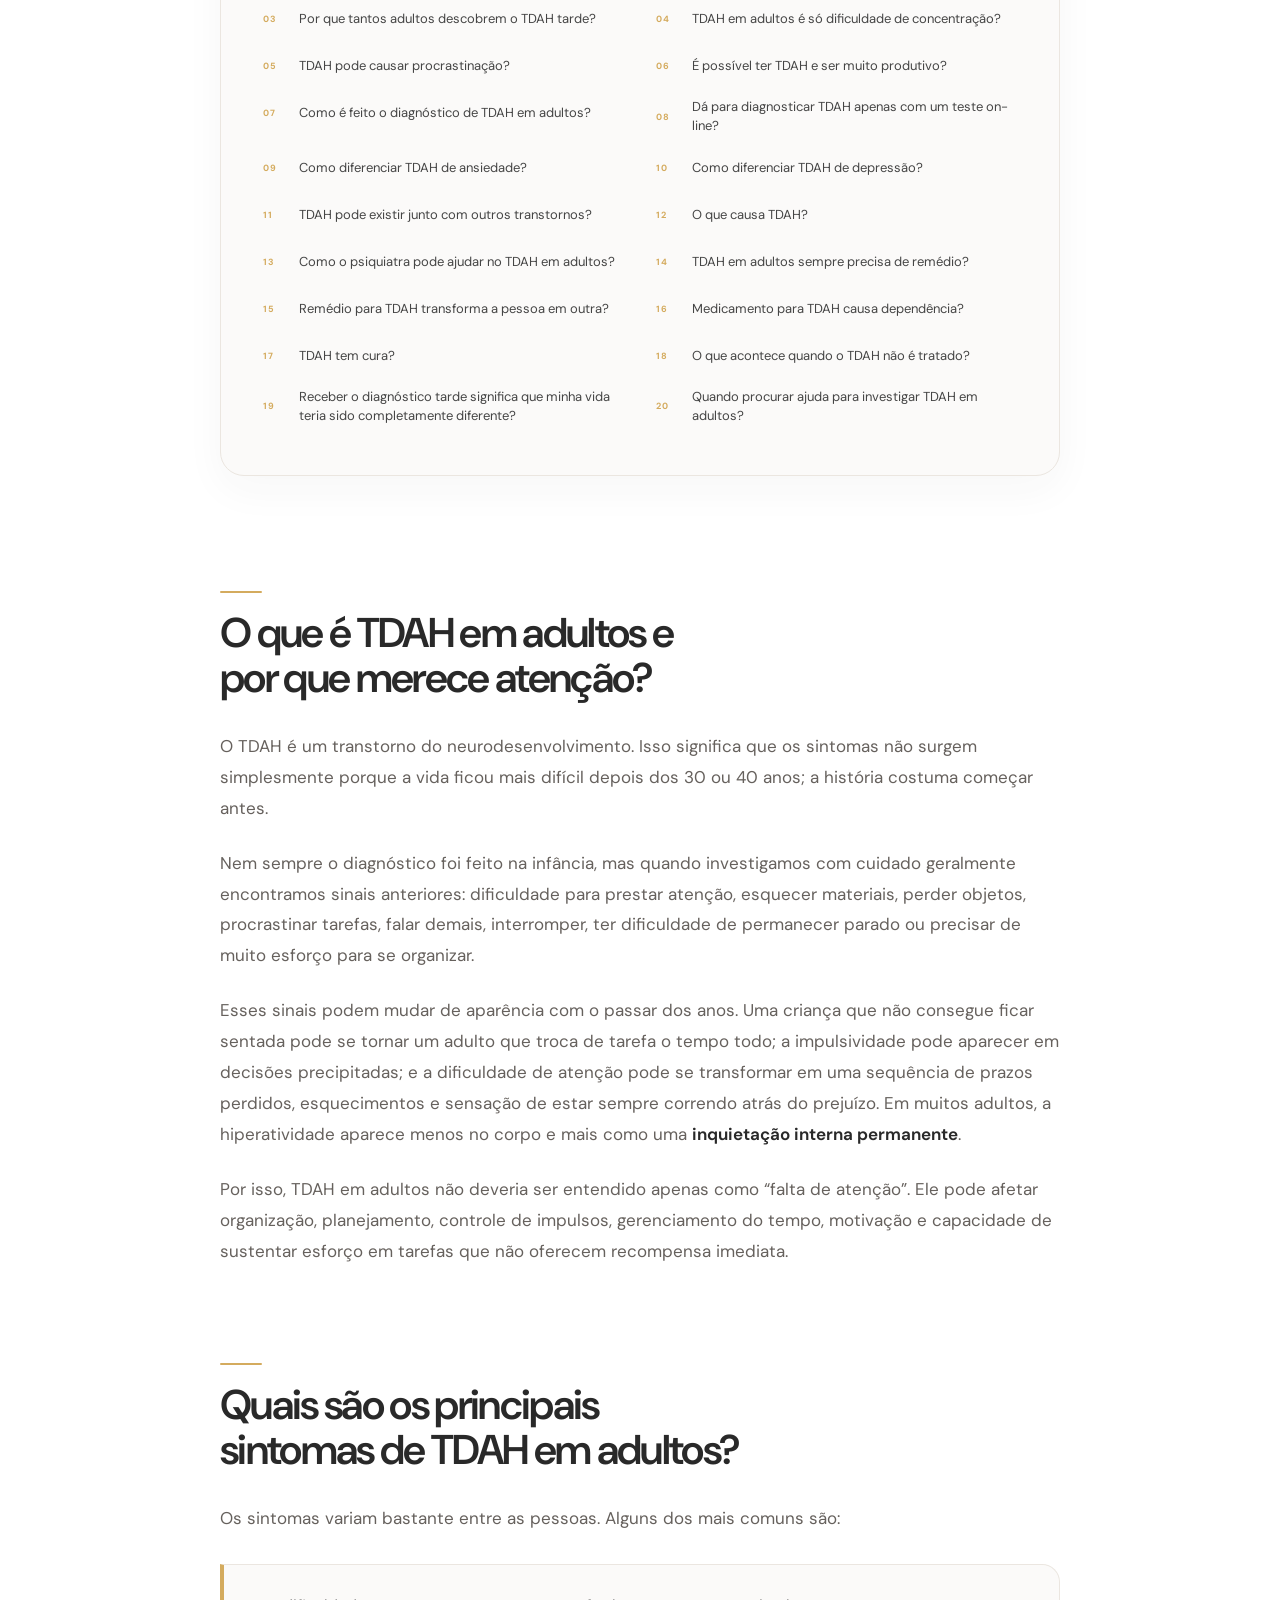
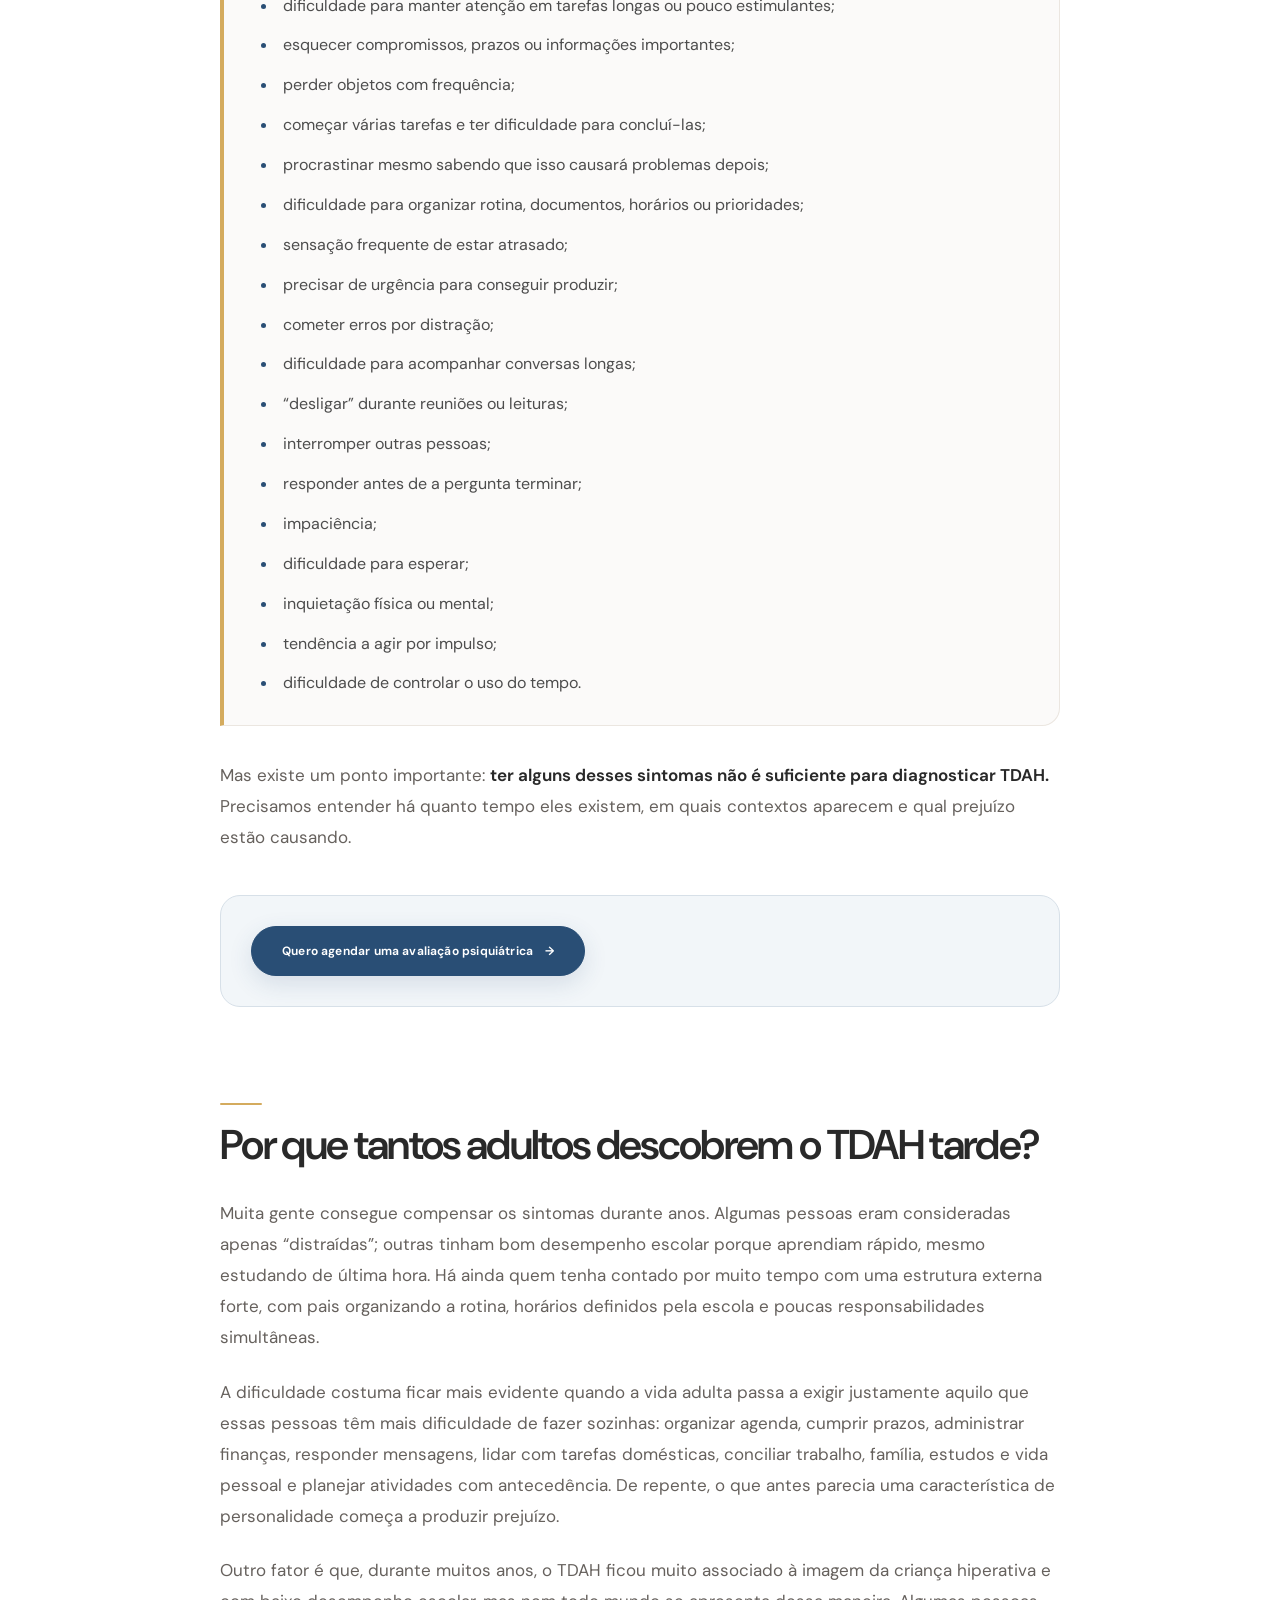
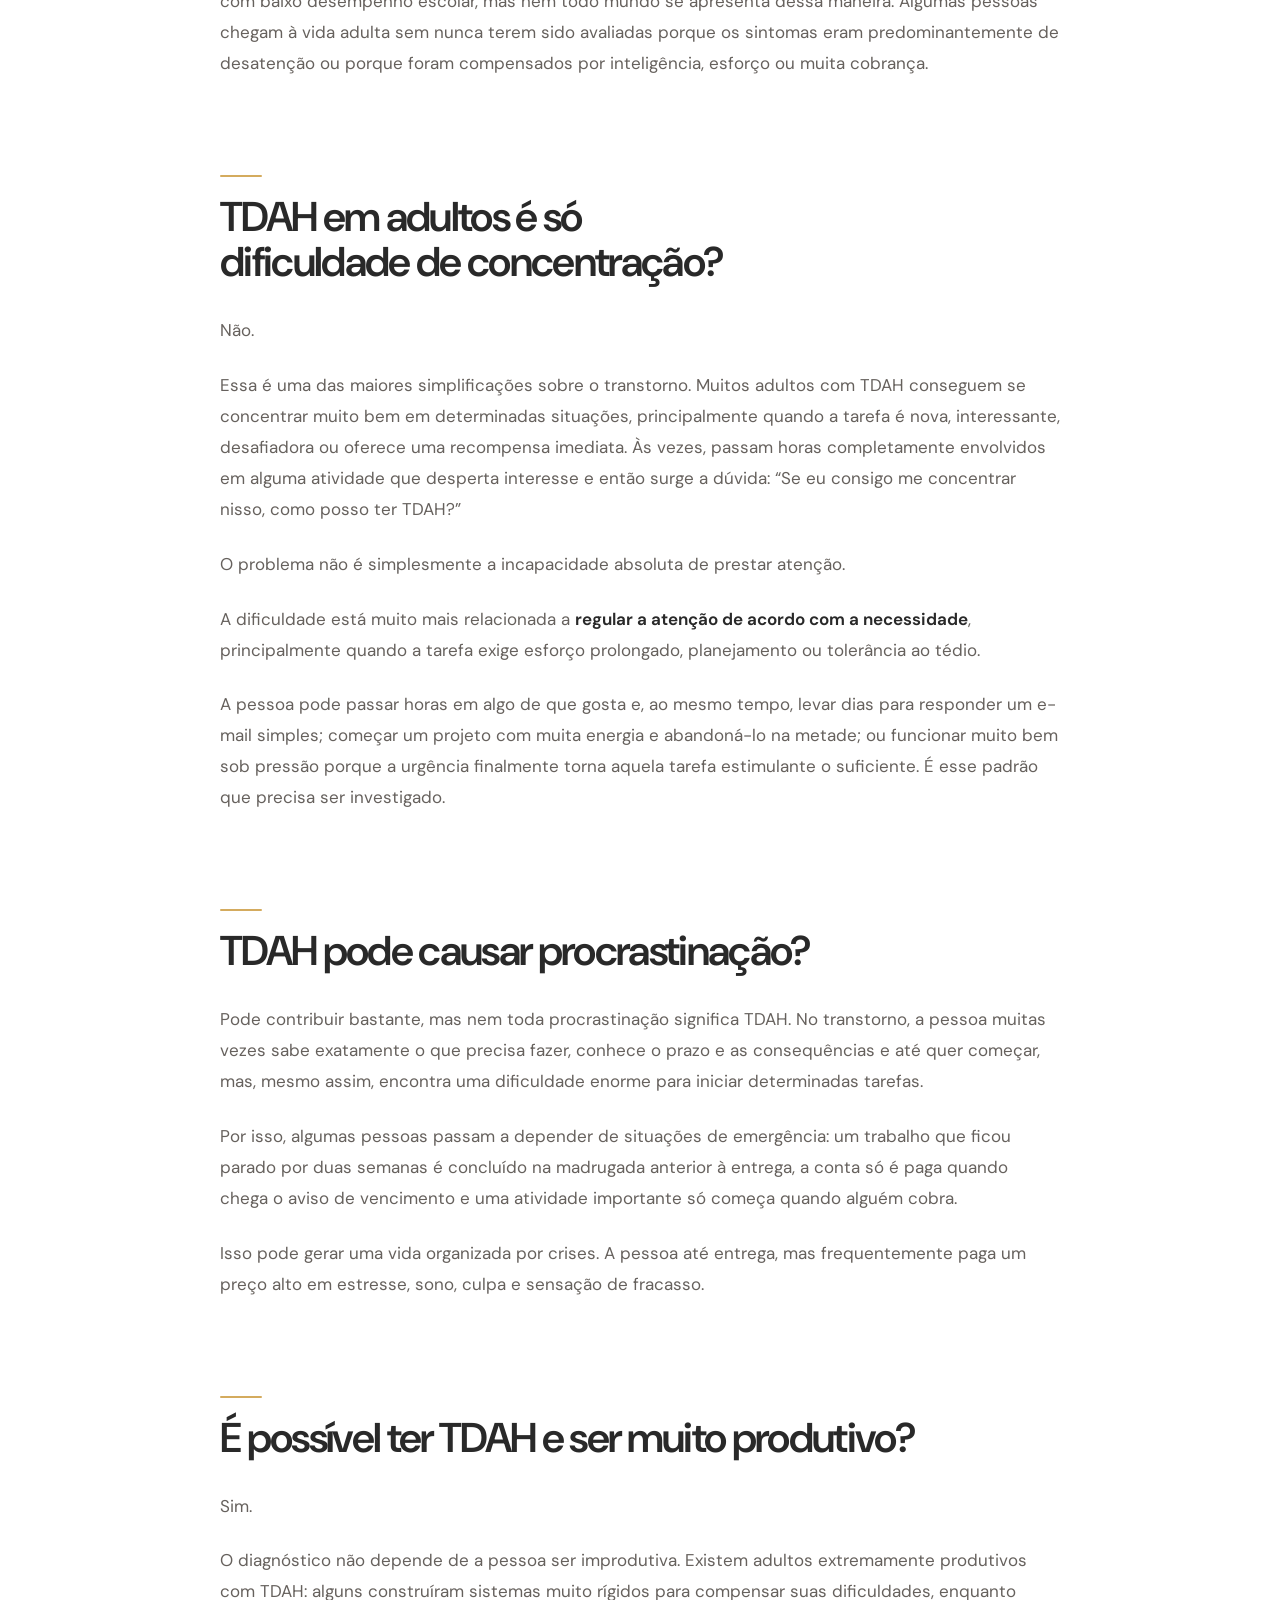
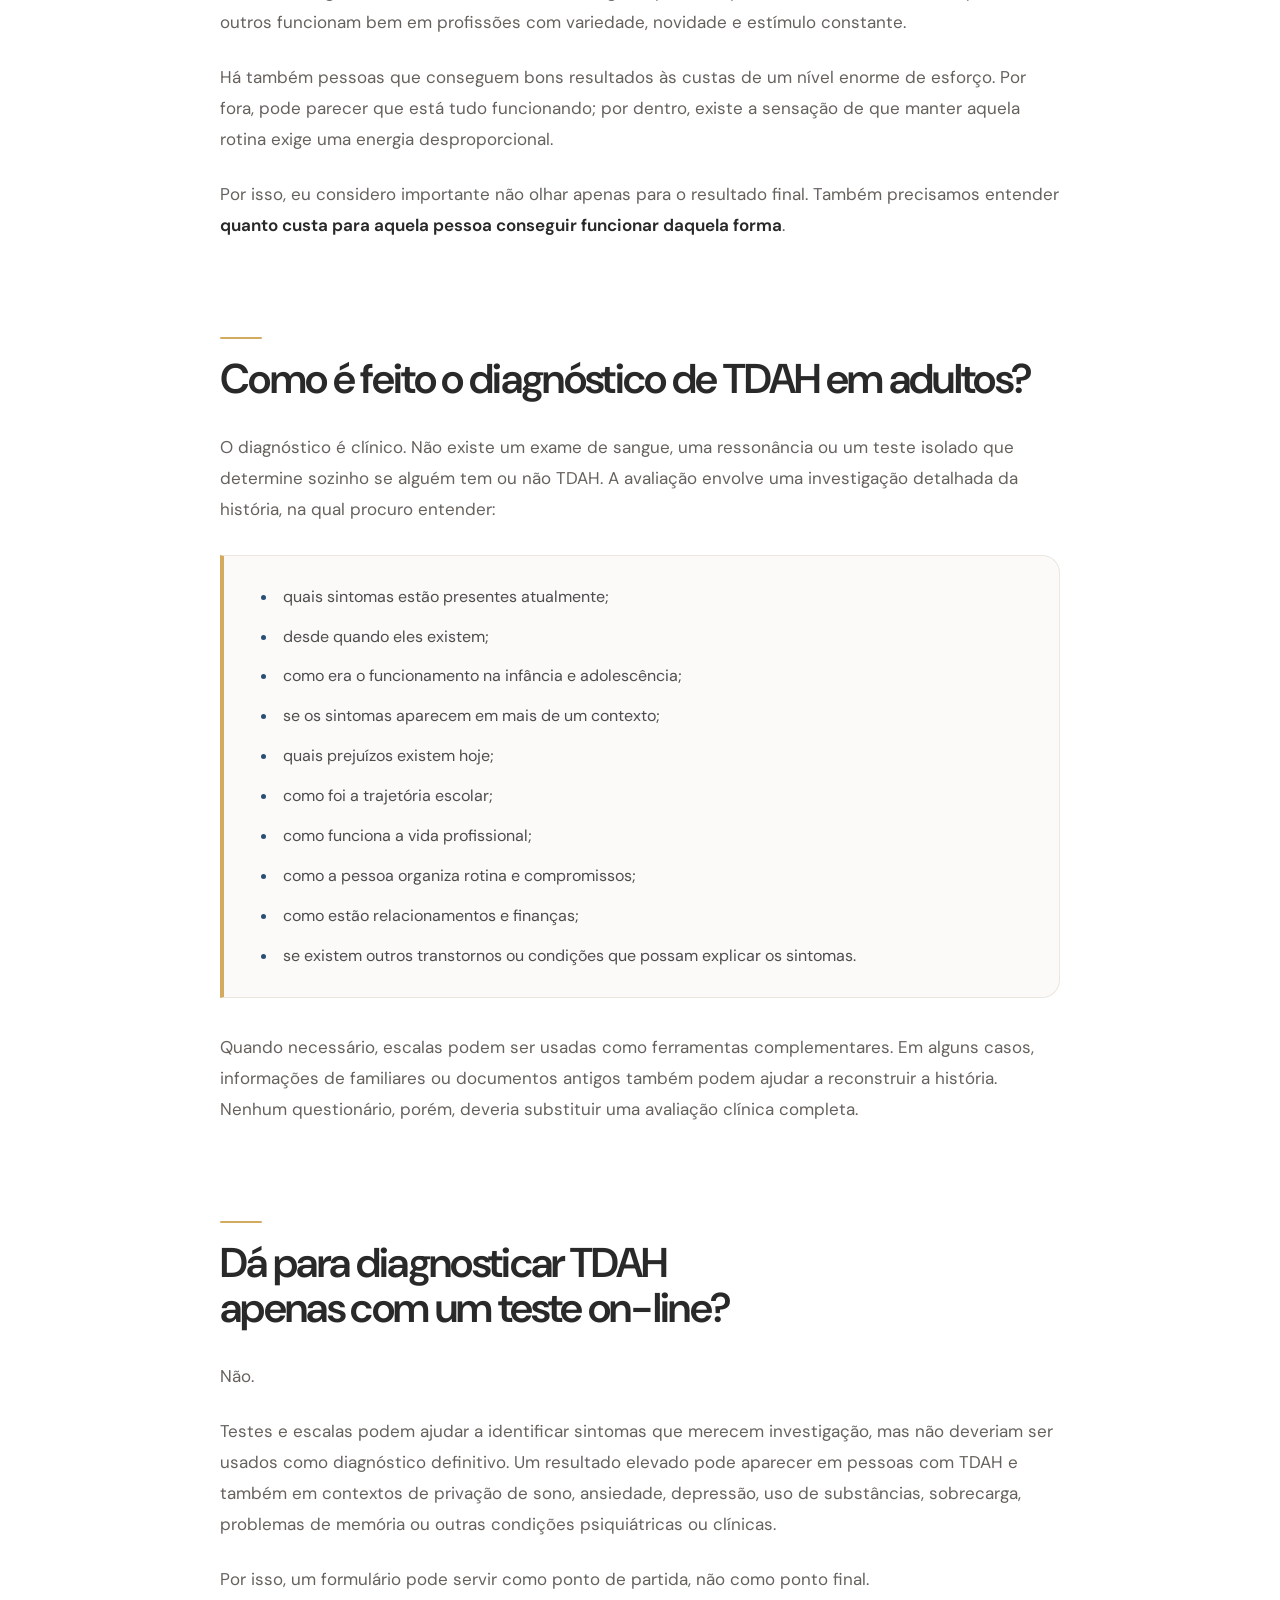
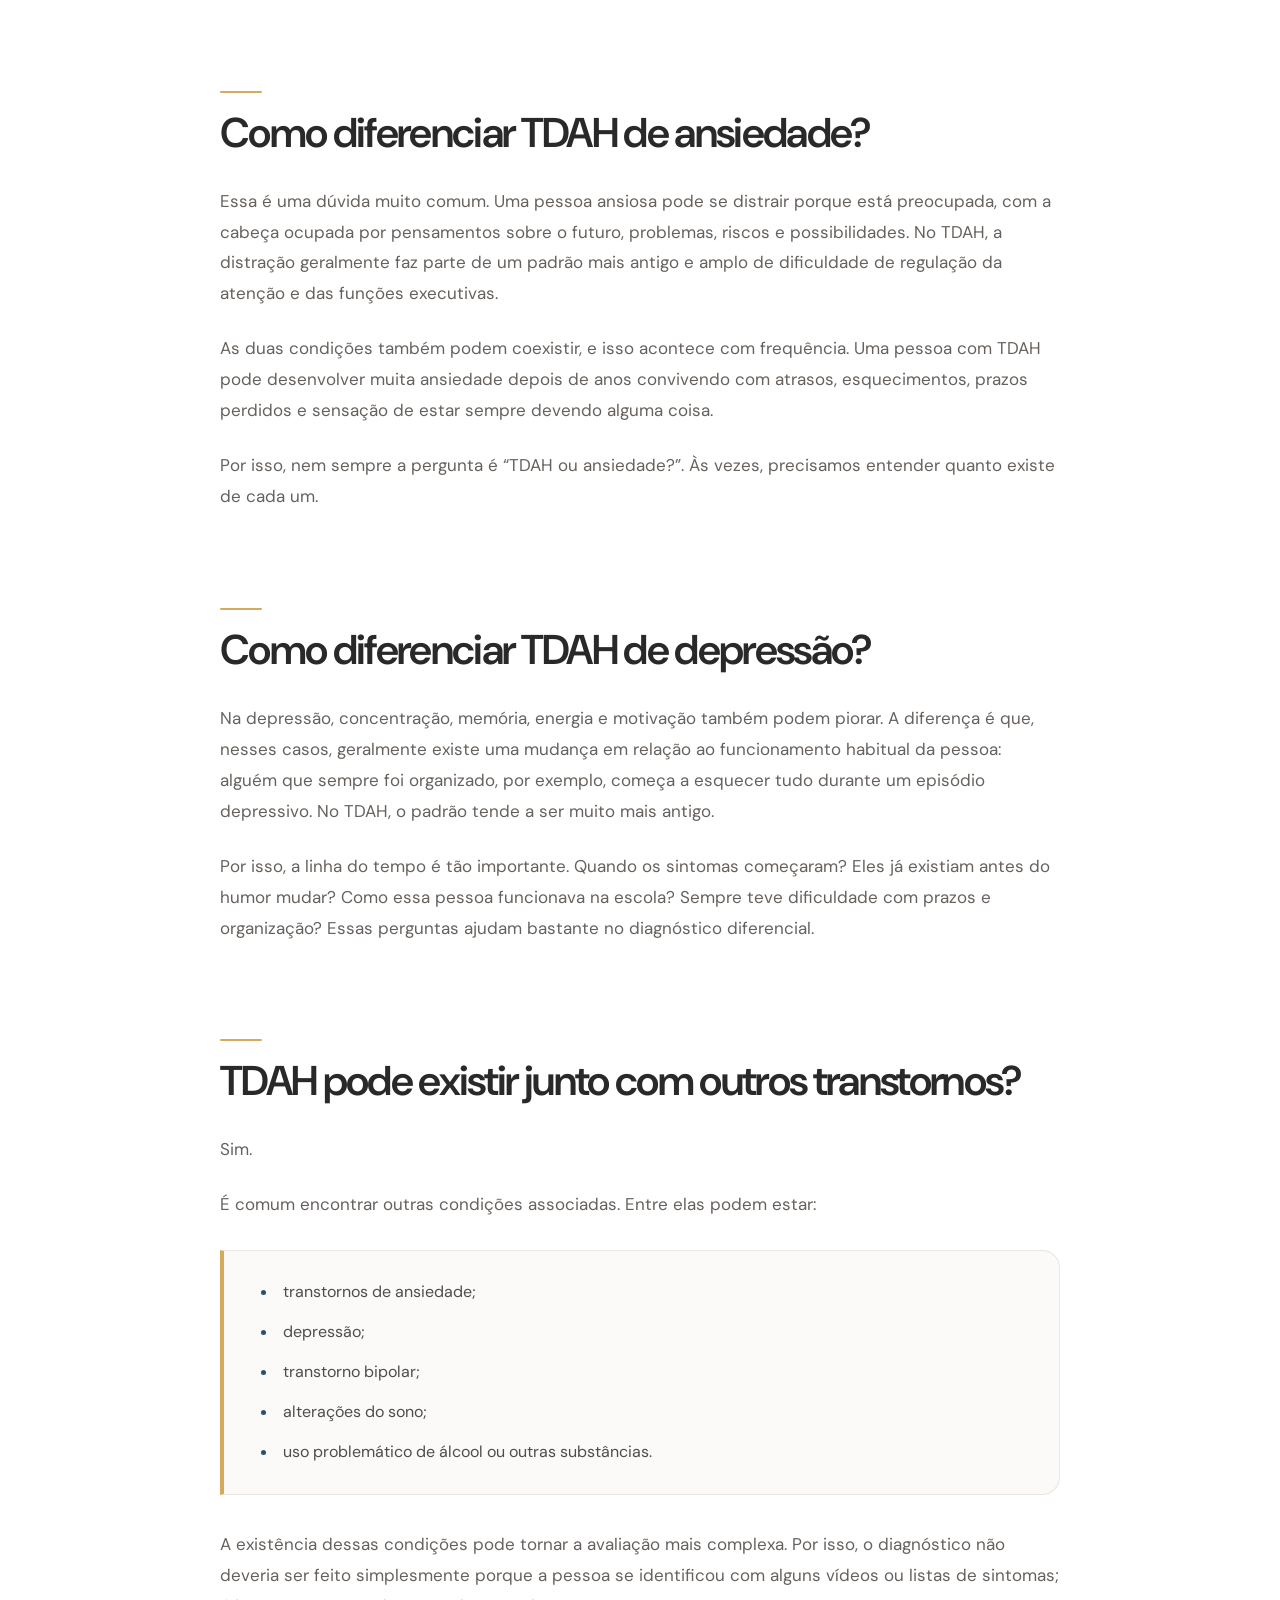
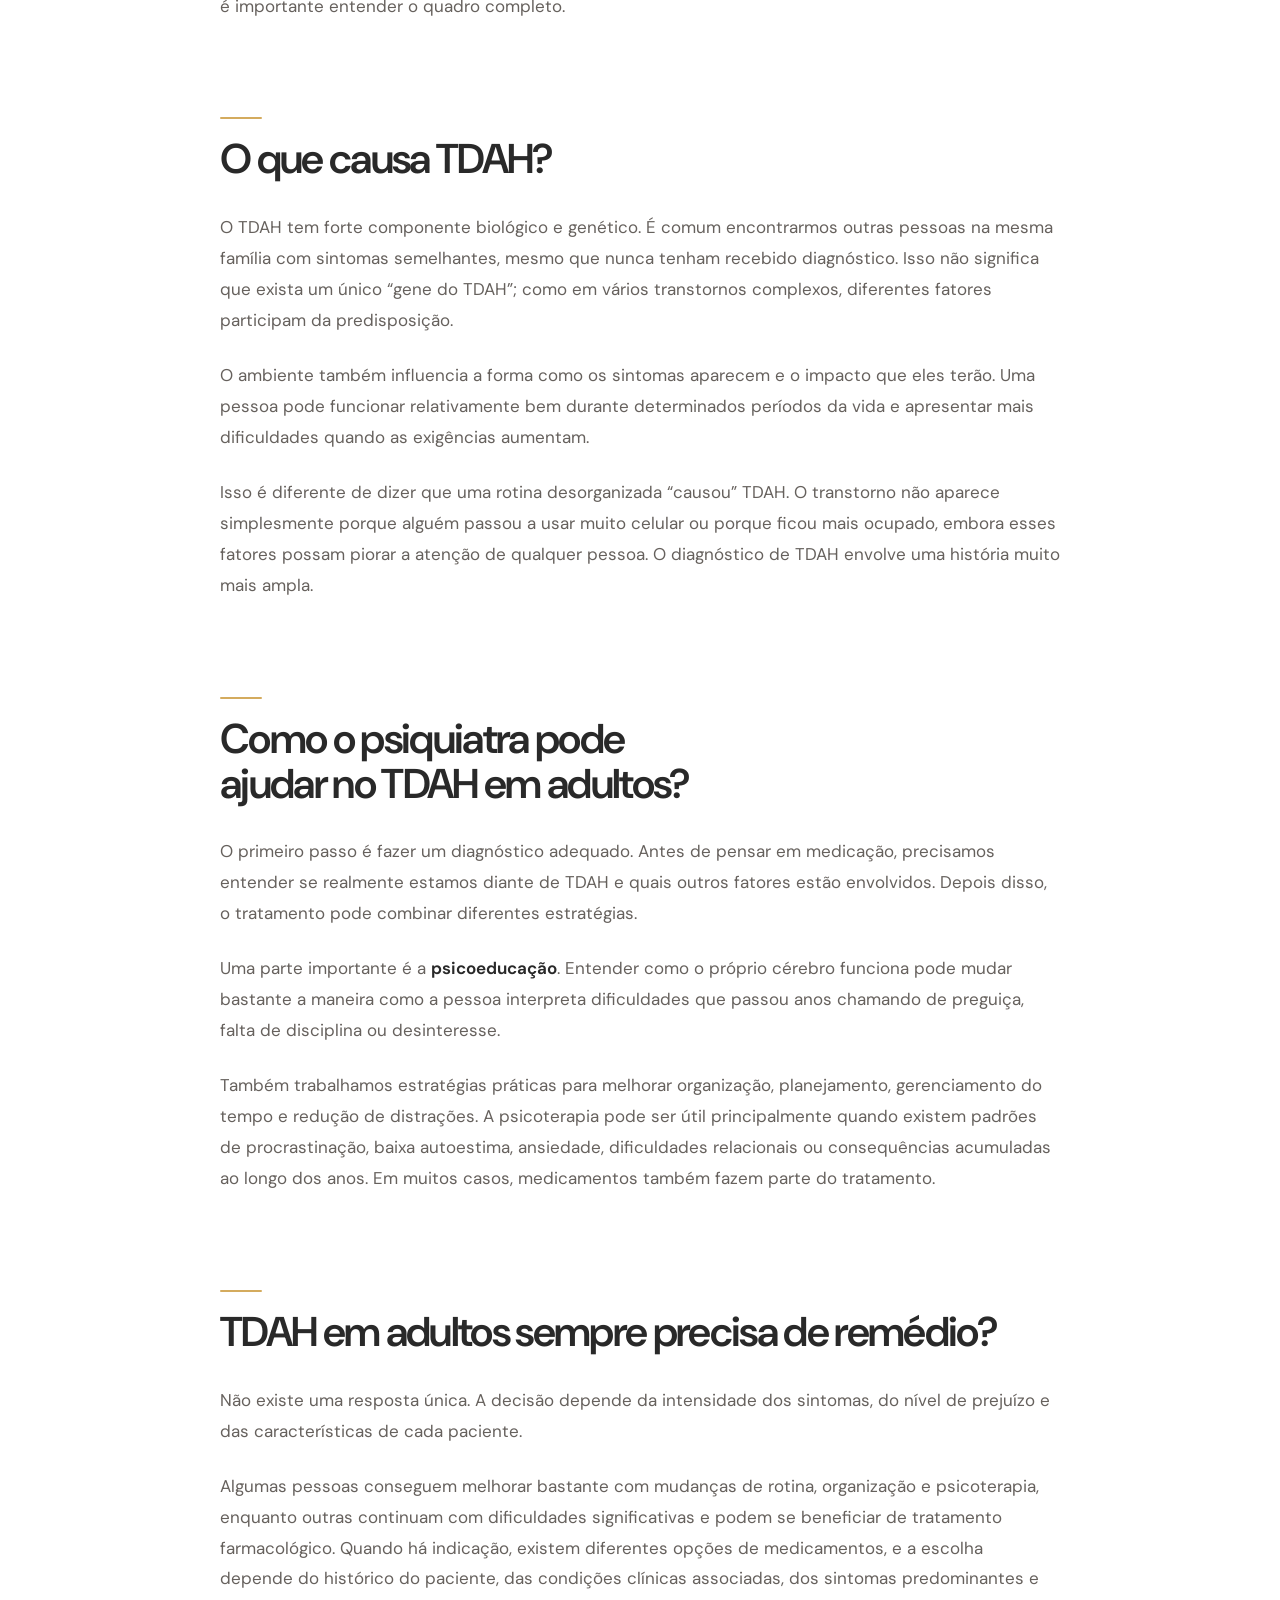
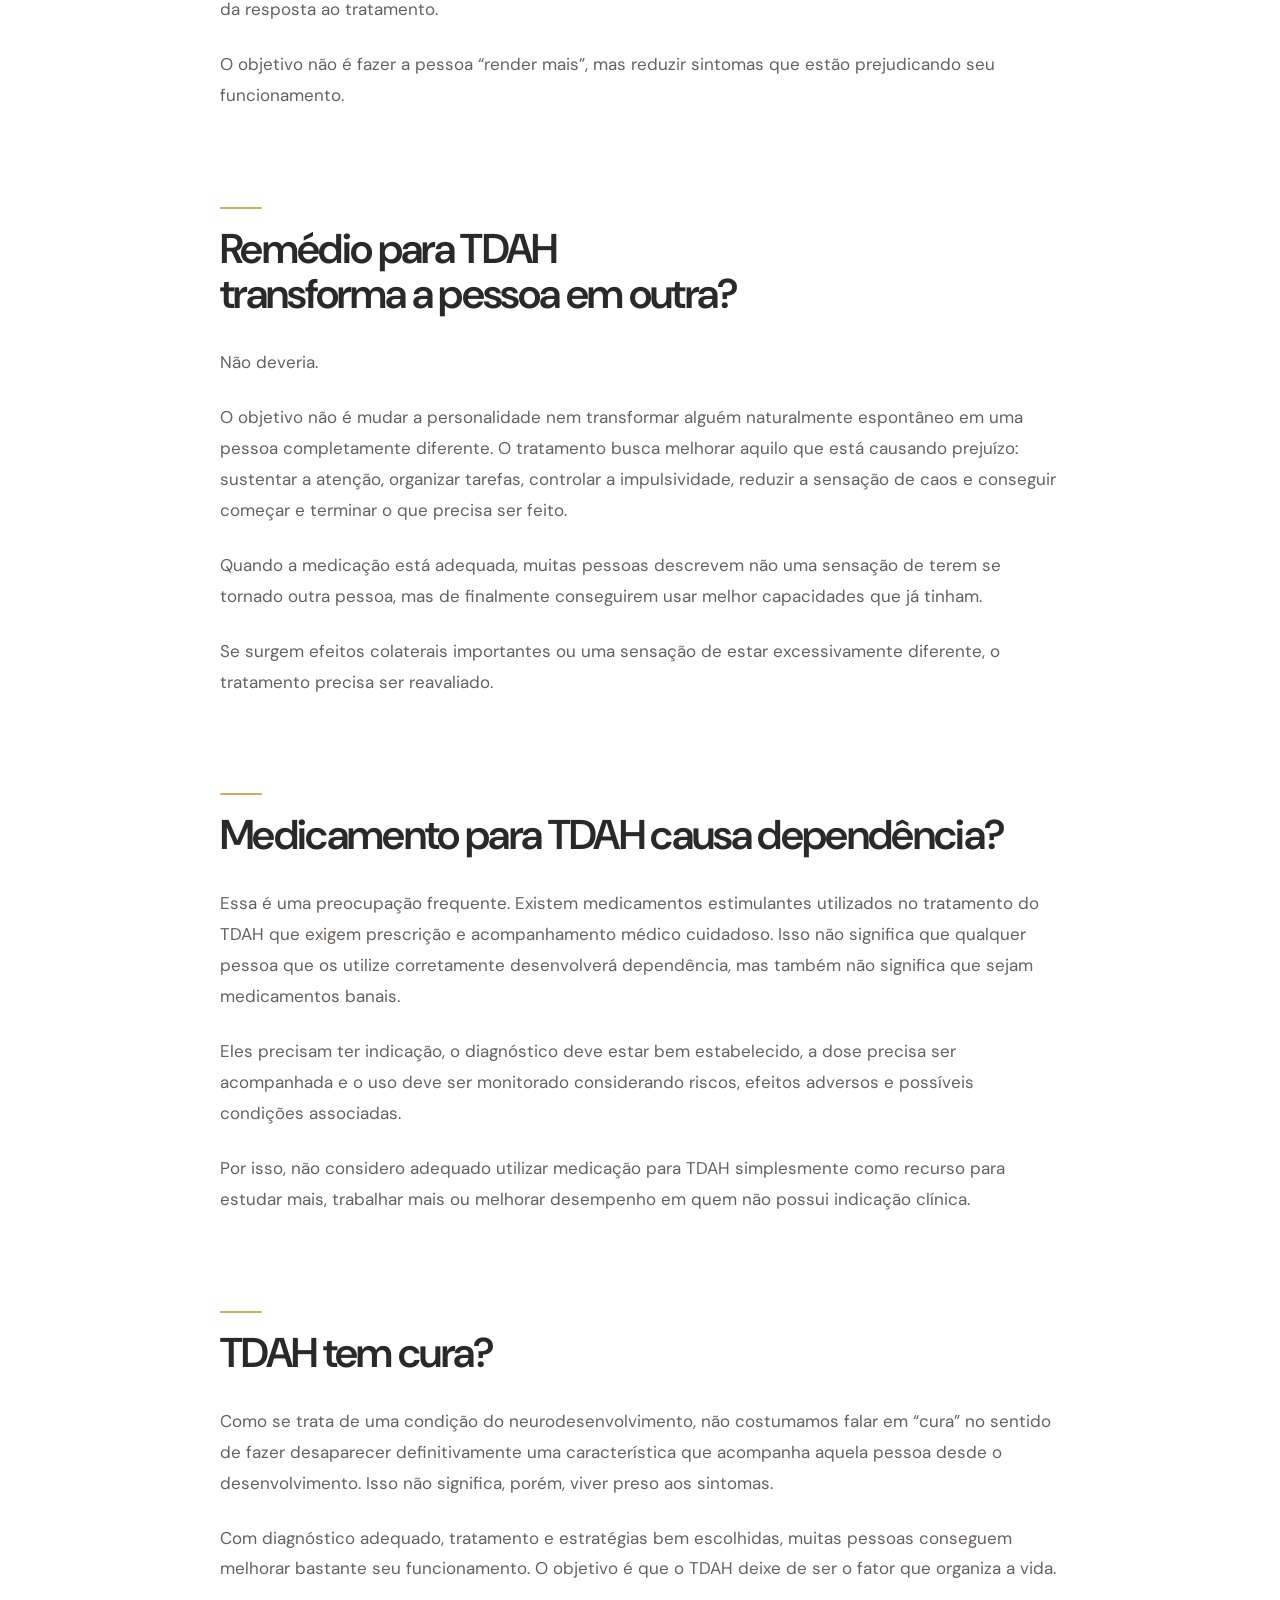
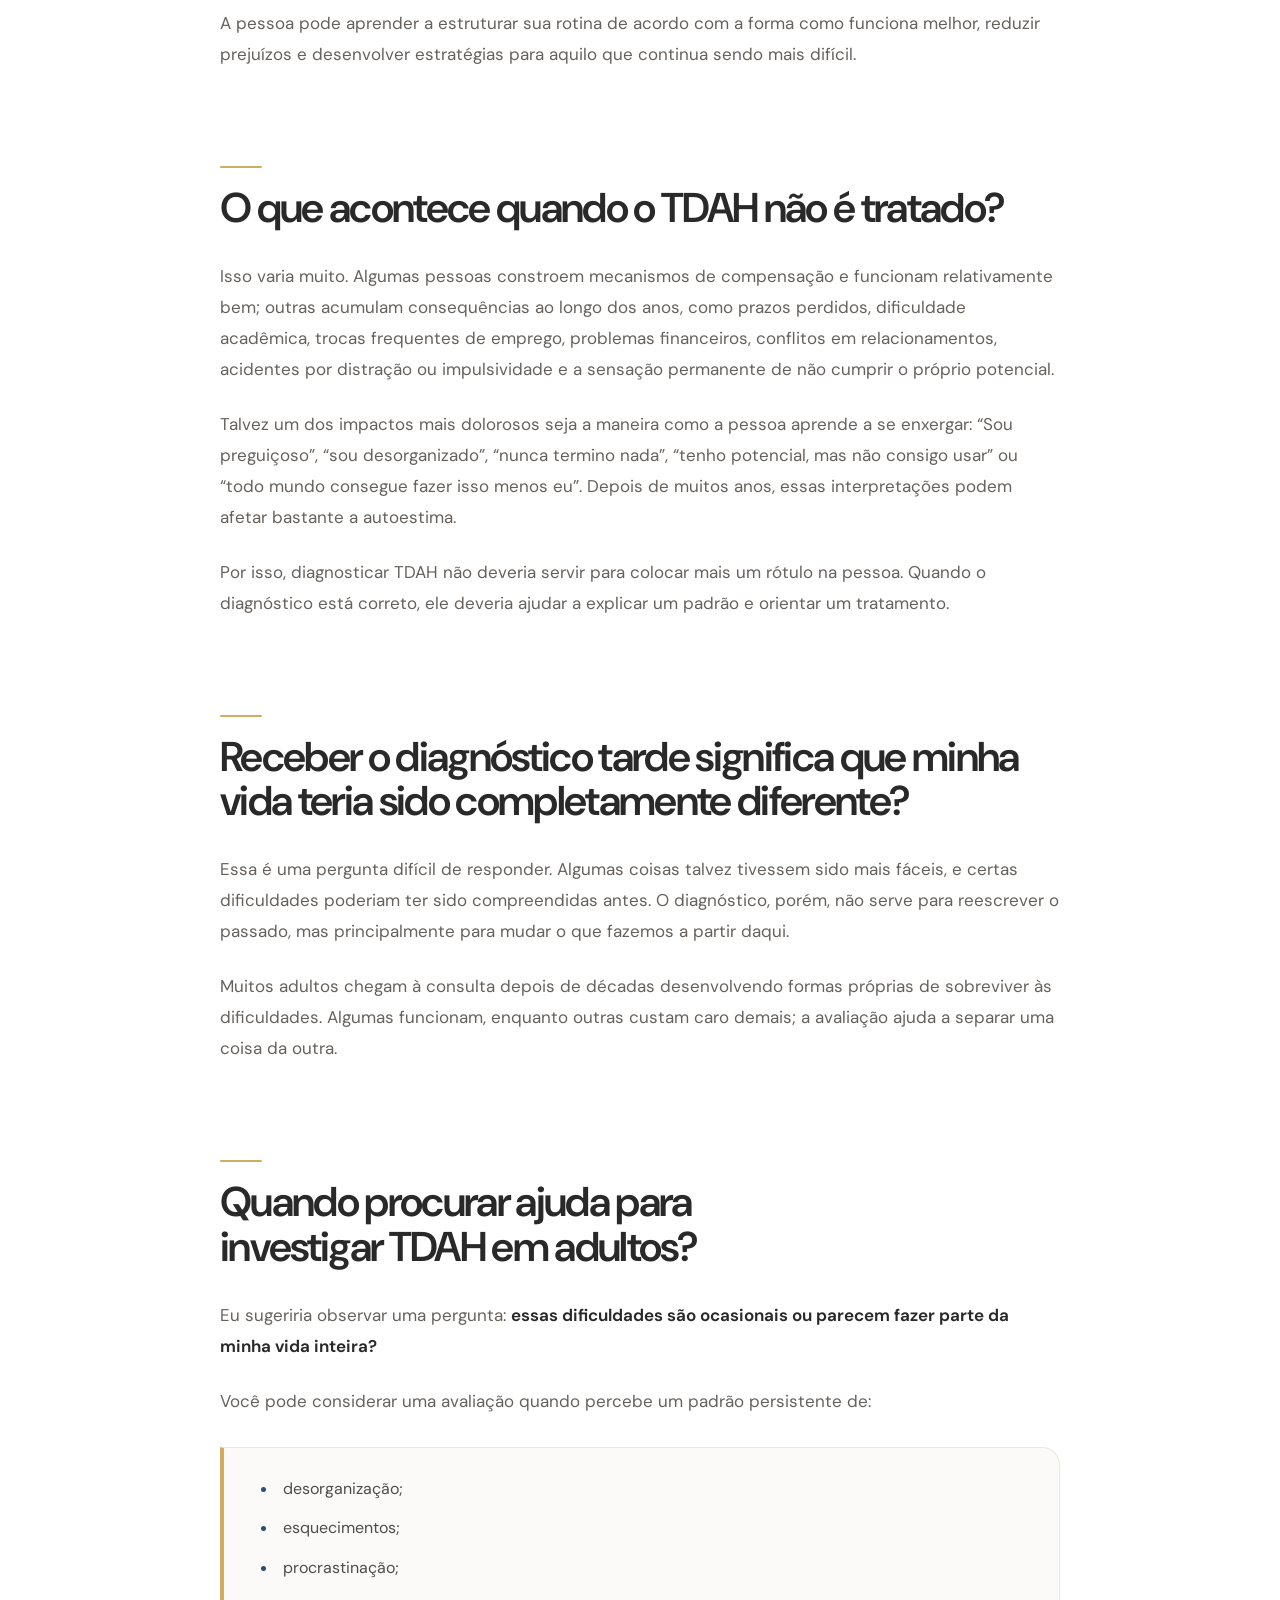
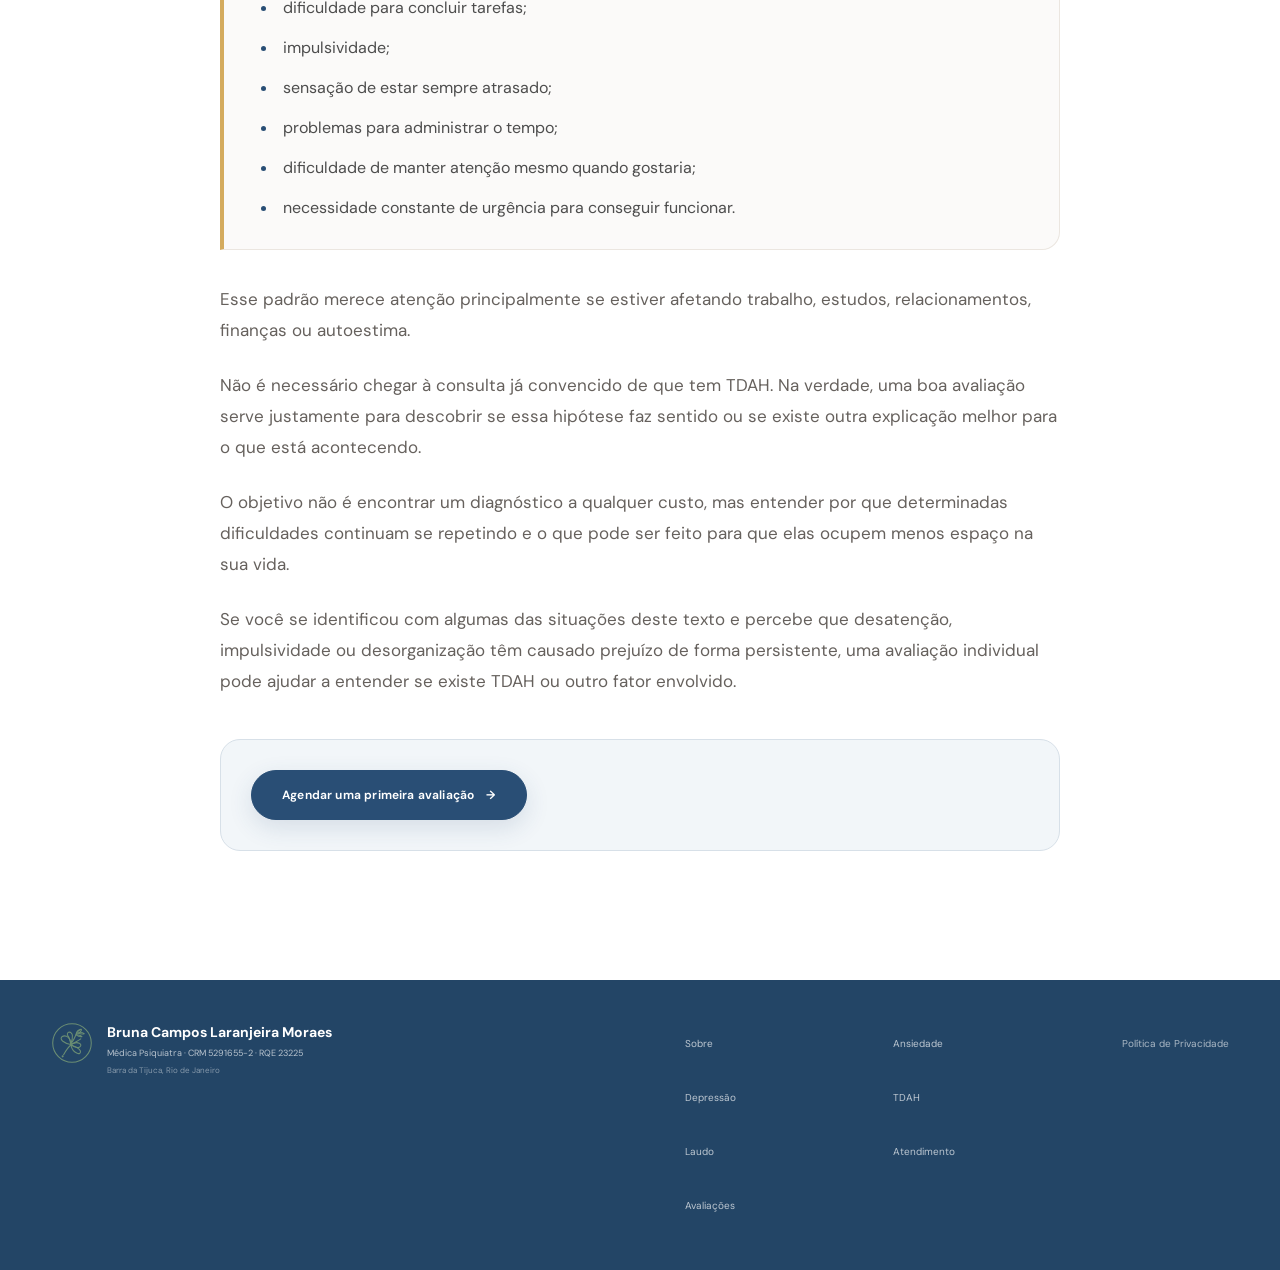
<file: tdah/index.html>
<!DOCTYPE html>
<html lang="pt-BR">
<head>
<meta charset="utf-8"/>
<meta content="width=device-width, initial-scale=1" name="viewport"/>
<title>TDAH em adultos: sintomas e tratamento | Dra. Bruna Campos</title>
<meta content="Entenda sintomas, diagnóstico e tratamento do TDAH em adultos e saiba quando procurar avaliação psiquiátrica com a Dra. Bruna Campos, no Rio de Janeiro." name="description"/>
<link href="https://www.brunacampospsiq.com/tdah/" rel="canonical"/>
<meta content="article" property="og:type"/>
<meta content="pt_BR" property="og:locale"/>
<meta content="TDAH em adultos: sintomas e tratamento | Dra. Bruna Campos" property="og:title"/>
<meta content="Entenda sintomas, diagnóstico e tratamento do TDAH em adultos e saiba quando procurar avaliação psiquiátrica com a Dra. Bruna Campos, no Rio de Janeiro." property="og:description"/>
<meta content="https://www.brunacampospsiq.com/tdah/" property="og:url"/>
<meta content="https://www.brunacampospsiq.com/assets/images/bruna-hero.webp" property="og:image"/>
<meta content="summary_large_image" name="twitter:card"/>
<meta content="TDAH em adultos: sintomas e tratamento | Dra. Bruna Campos" name="twitter:title"/>
<meta content="Entenda sintomas, diagnóstico e tratamento do TDAH em adultos e saiba quando procurar avaliação psiquiátrica com a Dra. Bruna Campos, no Rio de Janeiro." name="twitter:description"/>
<meta content="https://www.brunacampospsiq.com/assets/images/bruna-hero.webp" name="twitter:image"/>
<meta content="Bruna Campos Laranjeira Moraes" name="author"/>
<link href="https://fonts.googleapis.com" rel="preconnect"/>
<link crossorigin="" href="https://fonts.gstatic.com" rel="preconnect"/>
<link href="https://fonts.googleapis.com/css2?family=DM+Sans:wght@400;500;600;700&amp;display=swap" rel="stylesheet"/>
<link href="../assets/css/styles.css?v=25" rel="stylesheet"/>
<link href="../favicon.svg" rel="icon" type="image/svg+xml"/>
<link as="image" fetchpriority="high" href="../assets/images/bruna-hero.webp" rel="preload"/>
<script type="application/ld+json">
{
  "@context": "https://schema.org",
  "@graph": [
    {
      "@type": "MedicalWebPage",
      "@id": "https://www.brunacampospsiq.com/tdah/#webpage",
      "url": "https://www.brunacampospsiq.com/tdah/",
      "name": "TDAH em adultos: tudo o que você precisa saber para entender quando a desatenção deixa de ser apenas distração",
      "description": "Entenda sintomas, diagnóstico e tratamento do TDAH em adultos e saiba quando procurar avaliação psiquiátrica com a Dra. Bruna Campos, no Rio de Janeiro.",
      "inLanguage": "pt-BR",
      "about": {
        "@type": "MedicalCondition",
        "name": "Transtorno do déficit de atenção e hiperatividade em adultos"
      },
      "author": {
        "@id": "https://www.brunacampospsiq.com/#bruna"
      }
    },
    {
      "@type": [
        "Person",
        "Physician"
      ],
      "@id": "https://www.brunacampospsiq.com/#bruna",
      "name": "Bruna Campos Laranjeira Moraes",
      "jobTitle": "Médica Psiquiatra",
      "medicalSpecialty": "Psychiatric",
      "areaServed": {
        "@type": "Place",
        "name": "Barra da Tijuca, Rio de Janeiro"
      },
      "sameAs": [
        "https://www.doctoralia.com.br/bruna-campos-2/psiquiatra/rio-de-janeiro",
        "https://www.instagram.com/brunacampospsiq/",
        "https://share.google/ED9ckal8CYqUAlG8l"
      ]
    },
    {
      "@type": "FAQPage",
      "mainEntity": [
        {
          "@type": "Question",
          "name": "O que é TDAH em adultos e por que merece atenção?",
          "acceptedAnswer": {
            "@type": "Answer",
            "text": "O TDAH é um transtorno do neurodesenvolvimento. Isso significa que os sintomas não surgem simplesmente porque a vida ficou mais difícil depois dos 30 ou 40 anos; a história costuma começar antes. Nem sempre o diagnóstico foi feito na infância, mas quando investigamos com cuidado geralmente encontramos sinais anteriores: dificuldade para prestar atenção, esquecer materiais, perder objetos, procrastinar tarefas, falar demais, interromper, ter dificuldade de permanecer parado ou precisar de muito esforço para se organizar. Esses sinais podem mudar de aparência com o passar dos anos. Uma criança que não consegue ficar sentada pode se tornar um adulto que troca de tarefa o tempo todo; a impulsividade pode aparecer em decisões precipitadas; e a dificuldade de atenção pode se transformar em uma sequência de prazos perdidos, esquecimentos e sensação de estar sempre correndo atrás do prejuízo. Em muitos adultos, a hiperatividade aparece menos no corpo e mais como uma inquietação interna permanente. Por isso, TDAH em adultos não deveria ser entendido apenas como “falta de atenção”. Ele pode afetar organização, planejamento, controle de impulsos, gerenciamento do tempo, motivação e capacidade de sustentar esforço em tarefas que não oferecem recompensa imediata."
          }
        },
        {
          "@type": "Question",
          "name": "Quais são os principais sintomas de TDAH em adultos?",
          "acceptedAnswer": {
            "@type": "Answer",
            "text": "Os sintomas variam bastante entre as pessoas. Alguns dos mais comuns são: dificuldade para manter atenção em tarefas longas ou pouco estimulantes; esquecer compromissos, prazos ou informações importantes; perder objetos com frequência; começar várias tarefas e ter dificuldade para concluí-las; procrastinar mesmo sabendo que isso causará problemas depois; dificuldade para organizar rotina, documentos, horários ou prioridades; sensação frequente de estar atrasado; precisar de urgência para conseguir produzir; cometer erros por distração; dificuldade para acompanhar conversas longas; “desligar” durante reuniões ou leituras; interromper outras pessoas; responder antes de a pergunta terminar; impaciência; dificuldade para esperar; inquietação física ou mental; tendência a agir por impulso; dificuldade de controlar o uso do tempo. Mas existe um ponto importante: ter alguns desses sintomas não é suficiente para diagnosticar TDAH. Precisamos entender há quanto tempo eles existem, em quais contextos aparecem e qual prejuízo estão causando."
          }
        },
        {
          "@type": "Question",
          "name": "Por que tantos adultos descobrem o TDAH tarde?",
          "acceptedAnswer": {
            "@type": "Answer",
            "text": "Muita gente consegue compensar os sintomas durante anos. Algumas pessoas eram consideradas apenas “distraídas”; outras tinham bom desempenho escolar porque aprendiam rápido, mesmo estudando de última hora. Há ainda quem tenha contado por muito tempo com uma estrutura externa forte, com pais organizando a rotina, horários definidos pela escola e poucas responsabilidades simultâneas. A dificuldade costuma ficar mais evidente quando a vida adulta passa a exigir justamente aquilo que essas pessoas têm mais dificuldade de fazer sozinhas: organizar agenda, cumprir prazos, administrar finanças, responder mensagens, lidar com tarefas domésticas, conciliar trabalho, família, estudos e vida pessoal e planejar atividades com antecedência. De repente, o que antes parecia uma característica de personalidade começa a produzir prejuízo. Outro fator é que, durante muitos anos, o TDAH ficou muito associado à imagem da criança hiperativa e com baixo desempenho escolar, mas nem todo mundo se apresenta dessa maneira. Algumas pessoas chegam à vida adulta sem nunca terem sido avaliadas porque os sintomas eram predominantemente de desatenção ou porque foram compensados por inteligência, esforço ou muita cobrança."
          }
        },
        {
          "@type": "Question",
          "name": "TDAH em adultos é só dificuldade de concentração?",
          "acceptedAnswer": {
            "@type": "Answer",
            "text": "Não. Essa é uma das maiores simplificações sobre o transtorno. Muitos adultos com TDAH conseguem se concentrar muito bem em determinadas situações, principalmente quando a tarefa é nova, interessante, desafiadora ou oferece uma recompensa imediata. Às vezes, passam horas completamente envolvidos em alguma atividade que desperta interesse e então surge a dúvida: “Se eu consigo me concentrar nisso, como posso ter TDAH?” O problema não é simplesmente a incapacidade absoluta de prestar atenção. A dificuldade está muito mais relacionada a regular a atenção de acordo com a necessidade, principalmente quando a tarefa exige esforço prolongado, planejamento ou tolerância ao tédio. A pessoa pode passar horas em algo de que gosta e, ao mesmo tempo, levar dias para responder um e-mail simples; começar um projeto com muita energia e abandoná-lo na metade; ou funcionar muito bem sob pressão porque a urgência finalmente torna aquela tarefa estimulante o suficiente. É esse padrão que precisa ser investigado."
          }
        },
        {
          "@type": "Question",
          "name": "TDAH pode causar procrastinação?",
          "acceptedAnswer": {
            "@type": "Answer",
            "text": "Pode contribuir bastante, mas nem toda procrastinação significa TDAH. No transtorno, a pessoa muitas vezes sabe exatamente o que precisa fazer, conhece o prazo e as consequências e até quer começar, mas, mesmo assim, encontra uma dificuldade enorme para iniciar determinadas tarefas. Por isso, algumas pessoas passam a depender de situações de emergência: um trabalho que ficou parado por duas semanas é concluído na madrugada anterior à entrega, a conta só é paga quando chega o aviso de vencimento e uma atividade importante só começa quando alguém cobra. Isso pode gerar uma vida organizada por crises. A pessoa até entrega, mas frequentemente paga um preço alto em estresse, sono, culpa e sensação de fracasso."
          }
        },
        {
          "@type": "Question",
          "name": "É possível ter TDAH e ser muito produtivo?",
          "acceptedAnswer": {
            "@type": "Answer",
            "text": "Sim. O diagnóstico não depende de a pessoa ser improdutiva. Existem adultos extremamente produtivos com TDAH: alguns construíram sistemas muito rígidos para compensar suas dificuldades, enquanto outros funcionam bem em profissões com variedade, novidade e estímulo constante. Há também pessoas que conseguem bons resultados às custas de um nível enorme de esforço. Por fora, pode parecer que está tudo funcionando; por dentro, existe a sensação de que manter aquela rotina exige uma energia desproporcional. Por isso, eu considero importante não olhar apenas para o resultado final. Também precisamos entender quanto custa para aquela pessoa conseguir funcionar daquela forma."
          }
        },
        {
          "@type": "Question",
          "name": "Como é feito o diagnóstico de TDAH em adultos?",
          "acceptedAnswer": {
            "@type": "Answer",
            "text": "O diagnóstico é clínico. Não existe um exame de sangue, uma ressonância ou um teste isolado que determine sozinho se alguém tem ou não TDAH. A avaliação envolve uma investigação detalhada da história, na qual procuro entender: quais sintomas estão presentes atualmente; desde quando eles existem; como era o funcionamento na infância e adolescência; se os sintomas aparecem em mais de um contexto; quais prejuízos existem hoje; como foi a trajetória escolar; como funciona a vida profissional; como a pessoa organiza rotina e compromissos; como estão relacionamentos e finanças; se existem outros transtornos ou condições que possam explicar os sintomas. Quando necessário, escalas podem ser usadas como ferramentas complementares. Em alguns casos, informações de familiares ou documentos antigos também podem ajudar a reconstruir a história. Nenhum questionário, porém, deveria substituir uma avaliação clínica completa."
          }
        },
        {
          "@type": "Question",
          "name": "Dá para diagnosticar TDAH apenas com um teste on-line?",
          "acceptedAnswer": {
            "@type": "Answer",
            "text": "Não. Testes e escalas podem ajudar a identificar sintomas que merecem investigação, mas não deveriam ser usados como diagnóstico definitivo. Um resultado elevado pode aparecer em pessoas com TDAH e também em contextos de privação de sono, ansiedade, depressão, uso de substâncias, sobrecarga, problemas de memória ou outras condições psiquiátricas ou clínicas. Por isso, um formulário pode servir como ponto de partida, não como ponto final."
          }
        },
        {
          "@type": "Question",
          "name": "Como diferenciar TDAH de ansiedade?",
          "acceptedAnswer": {
            "@type": "Answer",
            "text": "Essa é uma dúvida muito comum. Uma pessoa ansiosa pode se distrair porque está preocupada, com a cabeça ocupada por pensamentos sobre o futuro, problemas, riscos e possibilidades. No TDAH, a distração geralmente faz parte de um padrão mais antigo e amplo de dificuldade de regulação da atenção e das funções executivas. As duas condições também podem coexistir, e isso acontece com frequência. Uma pessoa com TDAH pode desenvolver muita ansiedade depois de anos convivendo com atrasos, esquecimentos, prazos perdidos e sensação de estar sempre devendo alguma coisa. Por isso, nem sempre a pergunta é “TDAH ou ansiedade?”. Às vezes, precisamos entender quanto existe de cada um."
          }
        },
        {
          "@type": "Question",
          "name": "Como diferenciar TDAH de depressão?",
          "acceptedAnswer": {
            "@type": "Answer",
            "text": "Na depressão, concentração, memória, energia e motivação também podem piorar. A diferença é que, nesses casos, geralmente existe uma mudança em relação ao funcionamento habitual da pessoa: alguém que sempre foi organizado, por exemplo, começa a esquecer tudo durante um episódio depressivo. No TDAH, o padrão tende a ser muito mais antigo. Por isso, a linha do tempo é tão importante. Quando os sintomas começaram? Eles já existiam antes do humor mudar? Como essa pessoa funcionava na escola? Sempre teve dificuldade com prazos e organização? Essas perguntas ajudam bastante no diagnóstico diferencial."
          }
        },
        {
          "@type": "Question",
          "name": "TDAH pode existir junto com outros transtornos?",
          "acceptedAnswer": {
            "@type": "Answer",
            "text": "Sim. É comum encontrar outras condições associadas. Entre elas podem estar: transtornos de ansiedade; depressão; transtorno bipolar; alterações do sono; uso problemático de álcool ou outras substâncias. A existência dessas condições pode tornar a avaliação mais complexa. Por isso, o diagnóstico não deveria ser feito simplesmente porque a pessoa se identificou com alguns vídeos ou listas de sintomas; é importante entender o quadro completo."
          }
        },
        {
          "@type": "Question",
          "name": "O que causa TDAH?",
          "acceptedAnswer": {
            "@type": "Answer",
            "text": "O TDAH tem forte componente biológico e genético. É comum encontrarmos outras pessoas na mesma família com sintomas semelhantes, mesmo que nunca tenham recebido diagnóstico. Isso não significa que exista um único “gene do TDAH”; como em vários transtornos complexos, diferentes fatores participam da predisposição. O ambiente também influencia a forma como os sintomas aparecem e o impacto que eles terão. Uma pessoa pode funcionar relativamente bem durante determinados períodos da vida e apresentar mais dificuldades quando as exigências aumentam. Isso é diferente de dizer que uma rotina desorganizada “causou” TDAH. O transtorno não aparece simplesmente porque alguém passou a usar muito celular ou porque ficou mais ocupado, embora esses fatores possam piorar a atenção de qualquer pessoa. O diagnóstico de TDAH envolve uma história muito mais ampla."
          }
        },
        {
          "@type": "Question",
          "name": "Como o psiquiatra pode ajudar no TDAH em adultos?",
          "acceptedAnswer": {
            "@type": "Answer",
            "text": "O primeiro passo é fazer um diagnóstico adequado. Antes de pensar em medicação, precisamos entender se realmente estamos diante de TDAH e quais outros fatores estão envolvidos. Depois disso, o tratamento pode combinar diferentes estratégias. Uma parte importante é a psicoeducação. Entender como o próprio cérebro funciona pode mudar bastante a maneira como a pessoa interpreta dificuldades que passou anos chamando de preguiça, falta de disciplina ou desinteresse. Também trabalhamos estratégias práticas para melhorar organização, planejamento, gerenciamento do tempo e redução de distrações. A psicoterapia pode ser útil principalmente quando existem padrões de procrastinação, baixa autoestima, ansiedade, dificuldades relacionais ou consequências acumuladas ao longo dos anos. Em muitos casos, medicamentos também fazem parte do tratamento."
          }
        },
        {
          "@type": "Question",
          "name": "TDAH em adultos sempre precisa de remédio?",
          "acceptedAnswer": {
            "@type": "Answer",
            "text": "Não existe uma resposta única. A decisão depende da intensidade dos sintomas, do nível de prejuízo e das características de cada paciente. Algumas pessoas conseguem melhorar bastante com mudanças de rotina, organização e psicoterapia, enquanto outras continuam com dificuldades significativas e podem se beneficiar de tratamento farmacológico. Quando há indicação, existem diferentes opções de medicamentos, e a escolha depende do histórico do paciente, das condições clínicas associadas, dos sintomas predominantes e da resposta ao tratamento. O objetivo não é fazer a pessoa “render mais”, mas reduzir sintomas que estão prejudicando seu funcionamento."
          }
        },
        {
          "@type": "Question",
          "name": "Remédio para TDAH transforma a pessoa em outra?",
          "acceptedAnswer": {
            "@type": "Answer",
            "text": "Não deveria. O objetivo não é mudar a personalidade nem transformar alguém naturalmente espontâneo em uma pessoa completamente diferente. O tratamento busca melhorar aquilo que está causando prejuízo: sustentar a atenção, organizar tarefas, controlar a impulsividade, reduzir a sensação de caos e conseguir começar e terminar o que precisa ser feito. Quando a medicação está adequada, muitas pessoas descrevem não uma sensação de terem se tornado outra pessoa, mas de finalmente conseguirem usar melhor capacidades que já tinham. Se surgem efeitos colaterais importantes ou uma sensação de estar excessivamente diferente, o tratamento precisa ser reavaliado."
          }
        },
        {
          "@type": "Question",
          "name": "Medicamento para TDAH causa dependência?",
          "acceptedAnswer": {
            "@type": "Answer",
            "text": "Essa é uma preocupação frequente. Existem medicamentos estimulantes utilizados no tratamento do TDAH que exigem prescrição e acompanhamento médico cuidadoso. Isso não significa que qualquer pessoa que os utilize corretamente desenvolverá dependência, mas também não significa que sejam medicamentos banais. Eles precisam ter indicação, o diagnóstico deve estar bem estabelecido, a dose precisa ser acompanhada e o uso deve ser monitorado considerando riscos, efeitos adversos e possíveis condições associadas. Por isso, não considero adequado utilizar medicação para TDAH simplesmente como recurso para estudar mais, trabalhar mais ou melhorar desempenho em quem não possui indicação clínica."
          }
        },
        {
          "@type": "Question",
          "name": "TDAH tem cura?",
          "acceptedAnswer": {
            "@type": "Answer",
            "text": "Como se trata de uma condição do neurodesenvolvimento, não costumamos falar em “cura” no sentido de fazer desaparecer definitivamente uma característica que acompanha aquela pessoa desde o desenvolvimento. Isso não significa, porém, viver preso aos sintomas. Com diagnóstico adequado, tratamento e estratégias bem escolhidas, muitas pessoas conseguem melhorar bastante seu funcionamento. O objetivo é que o TDAH deixe de ser o fator que organiza a vida. A pessoa pode aprender a estruturar sua rotina de acordo com a forma como funciona melhor, reduzir prejuízos e desenvolver estratégias para aquilo que continua sendo mais difícil."
          }
        },
        {
          "@type": "Question",
          "name": "O que acontece quando o TDAH não é tratado?",
          "acceptedAnswer": {
            "@type": "Answer",
            "text": "Isso varia muito. Algumas pessoas constroem mecanismos de compensação e funcionam relativamente bem; outras acumulam consequências ao longo dos anos, como prazos perdidos, dificuldade acadêmica, trocas frequentes de emprego, problemas financeiros, conflitos em relacionamentos, acidentes por distração ou impulsividade e a sensação permanente de não cumprir o próprio potencial. Talvez um dos impactos mais dolorosos seja a maneira como a pessoa aprende a se enxergar: “Sou preguiçoso”, “sou desorganizado”, “nunca termino nada”, “tenho potencial, mas não consigo usar” ou “todo mundo consegue fazer isso menos eu”. Depois de muitos anos, essas interpretações podem afetar bastante a autoestima. Por isso, diagnosticar TDAH não deveria servir para colocar mais um rótulo na pessoa. Quando o diagnóstico está correto, ele deveria ajudar a explicar um padrão e orientar um tratamento."
          }
        },
        {
          "@type": "Question",
          "name": "Receber o diagnóstico tarde significa que minha vida teria sido completamente diferente?",
          "acceptedAnswer": {
            "@type": "Answer",
            "text": "Essa é uma pergunta difícil de responder. Algumas coisas talvez tivessem sido mais fáceis, e certas dificuldades poderiam ter sido compreendidas antes. O diagnóstico, porém, não serve para reescrever o passado, mas principalmente para mudar o que fazemos a partir daqui. Muitos adultos chegam à consulta depois de décadas desenvolvendo formas próprias de sobreviver às dificuldades. Algumas funcionam, enquanto outras custam caro demais; a avaliação ajuda a separar uma coisa da outra."
          }
        },
        {
          "@type": "Question",
          "name": "Quando procurar ajuda para investigar TDAH em adultos?",
          "acceptedAnswer": {
            "@type": "Answer",
            "text": "Eu sugeriria observar uma pergunta: essas dificuldades são ocasionais ou parecem fazer parte da minha vida inteira? Você pode considerar uma avaliação quando percebe um padrão persistente de: desorganização; esquecimentos; procrastinação; dificuldade para concluir tarefas; impulsividade; sensação de estar sempre atrasado; problemas para administrar o tempo; dificuldade de manter atenção mesmo quando gostaria; necessidade constante de urgência para conseguir funcionar. Esse padrão merece atenção principalmente se estiver afetando trabalho, estudos, relacionamentos, finanças ou autoestima. Não é necessário chegar à consulta já convencido de que tem TDAH. Na verdade, uma boa avaliação serve justamente para descobrir se essa hipótese faz sentido ou se existe outra explicação melhor para o que está acontecendo. O objetivo não é encontrar um diagnóstico a qualquer custo, mas entender por que determinadas dificuldades continuam se repetindo e o que pode ser feito para que elas ocupem menos espaço na sua vida. Se você se identificou com algumas das situações deste texto e percebe que desatenção, impulsividade ou desorganização têm causado prejuízo de forma persistente, uma avaliação individual pode ajudar a entender se existe TDAH ou outro fator envolvido."
          }
        }
      ]
    }
  ]
}
</script>
</head>
<body class="condition-page adhd-page internal-page editorial-page">
<a class="skip-link" href="#conteudo">Ir para o conteúdo</a>
<header class="site-header" data-header="">
<div class="shell header-inner">
<a aria-label="Dra. Bruna Campos, início" class="brand" href="../index.html">
<img alt="" aria-hidden="true" class="brand-symbol" src="../assets/images/logo-bruna-campos.svg?v=20"/>
<span class="brand-copy"><strong>Bruna Campos</strong><span>Médica Psiquiatra</span><small>CRM 5291655-2 · RQE 23225</small></span>
</a>
<nav aria-label="Navegação principal" class="desktop-nav">
<a href="../sobre/">Sobre</a>
<a href="../ansiedade/">Ansiedade</a>
<a href="../depressao/">Depressão</a>
<a aria-current="page" href="./">TDAH em adultos</a>
<a href="../laudo-saude-mental-concurso/">Laudo para concurso</a>
</nav>
<a class="button button-small header-cta" href="https://wa.me/5521999131898?text=Ol%C3%A1%2C%20gostaria%20de%20informa%C3%A7%C3%B5es%20sobre%20uma%20consulta%20para%20avalia%C3%A7%C3%A3o%20de%20TDAH%20em%20adultos%20com%20a%20Dra.%20Bruna%20Campos." rel="noopener noreferrer" target="_blank">Agendar consulta</a>
<button aria-controls="mobile-menu" aria-expanded="false" aria-label="Abrir menu" class="menu-toggle" data-menu-toggle="" type="button"><span></span><span></span></button>
</div>
<nav aria-label="Navegação mobile" class="mobile-menu" data-mobile-menu="" hidden="" id="mobile-menu">
<a href="../sobre/">Sobre</a><a href="../ansiedade/">Ansiedade</a><a href="../depressao/">Depressão</a><a aria-current="page" href="./">TDAH em adultos</a><a href="../laudo-saude-mental-concurso/">Laudo para concurso</a><a class="button" href="https://wa.me/5521999131898?text=Ol%C3%A1%2C%20gostaria%20de%20informa%C3%A7%C3%B5es%20sobre%20uma%20consulta%20para%20avalia%C3%A7%C3%A3o%20de%20TDAH%20em%20adultos%20com%20a%20Dra.%20Bruna%20Campos." rel="noopener noreferrer" target="_blank">Agendar consulta</a>
</nav>
</header>
<main id="conteudo">
<section aria-labelledby="condition-title" class="condition-hero condition-hero-editorial section">
<div class="shell condition-hero-grid">
<div class="condition-hero-copy">
<p class="eyebrow">TDAH EM ADULTOS</p>
<h1 id="condition-title">TDAH em adultos: tudo o que você precisa saber para entender quando a desatenção deixa de ser apenas distração</h1>
<div class="condition-hero-intro">
<p>Todo mundo se distrai, esquece alguma coisa de vez em quando, procrastina uma tarefa chata, perde a concentração quando está cansado ou sente dificuldade para organizar a rotina em períodos mais corridos. Isso, por si só, não significa TDAH.</p>
<p>O Transtorno do Déficit de Atenção e Hiperatividade é uma condição do neurodesenvolvimento que pode continuar presente na vida adulta e afetar diferentes áreas do funcionamento. Em algumas pessoas, o que mais chama atenção é a desorganização; em outras, a dificuldade para começar tarefas.</p>
<p>Há quem viva perdendo prazos, esquecendo compromissos, começando várias coisas ao mesmo tempo e terminando poucas. Também existem adultos que não parecem “hiperativos” no sentido mais conhecido da palavra, mas descrevem uma sensação constante de inquietação interna, pensamentos acelerados ou dificuldade de simplesmente parar.</p>
<p>No consultório, uma das coisas mais importantes que procuro entender é justamente esta diferença: <strong>estamos diante de dificuldades comuns da vida adulta ou de um padrão persistente de sintomas que começou muito antes e vem trazendo prejuízo real para aquela pessoa?</strong> É sobre essa diferença que quero conversar neste artigo.</p>
</div>
<div class="condition-hero-actions"><a class="button" href="https://wa.me/5521999131898?text=Ol%C3%A1%2C%20gostaria%20de%20informa%C3%A7%C3%B5es%20sobre%20uma%20consulta%20para%20avalia%C3%A7%C3%A3o%20de%20TDAH%20em%20adultos%20com%20a%20Dra.%20Bruna%20Campos." rel="noopener noreferrer" target="_blank">Quero agendar uma avaliação psiquiátrica <span aria-hidden="true">→</span></a></div>
</div>
<figure class="condition-hero-photo-wrap">
<img alt="Dra. Bruna Campos em fotografia profissional" class="condition-hero-photo" decoding="async" fetchpriority="high" height="2400" src="../assets/images/bruna-hero.webp" width="1600"/>
<figcaption>Dra. Bruna Campos · Médica Psiquiatra · CRM 5291655-2 · RQE 23225</figcaption>
</figure>
</div>
</section>
<aside class="editorial-trust" aria-label="Informações profissionais">
<div class="shell editorial-trust-grid">
<strong>Dra. Bruna Campos</strong>
<span>Médica Psiquiatra</span>
<span>CRM 5291655-2 · RQE 23225</span>
<span>Barra da Tijuca · Rio de Janeiro</span>
</div>
</aside>
<article class="condition-article section">
<div class="shell condition-article-shell">
<nav class="article-toc" aria-labelledby="toc-title">
<p class="article-toc-title" id="toc-title">Neste artigo</p>
<ol>
<li><a href="#o-que-e-tdah-em-adultos-e-por-que-merece-atencao">O que é TDAH em adultos e por que merece atenção?</a></li>
<li><a href="#quais-sao-os-principais-sintomas-de-tdah-em-adultos">Quais são os principais sintomas de TDAH em adultos?</a></li>
<li><a href="#por-que-tantos-adultos-descobrem-o-tdah-tarde">Por que tantos adultos descobrem o TDAH tarde?</a></li>
<li><a href="#tdah-em-adultos-e-so-dificuldade-de-concentracao">TDAH em adultos é só dificuldade de concentração?</a></li>
<li><a href="#tdah-pode-causar-procrastinacao">TDAH pode causar procrastinação?</a></li>
<li><a href="#e-possivel-ter-tdah-e-ser-muito-produtivo">É possível ter TDAH e ser muito produtivo?</a></li>
<li><a href="#como-e-feito-o-diagnostico-de-tdah-em-adultos">Como é feito o diagnóstico de TDAH em adultos?</a></li>
<li><a href="#da-para-diagnosticar-tdah-apenas-com-um-teste-on-line">Dá para diagnosticar TDAH apenas com um teste on-line?</a></li>
<li><a href="#como-diferenciar-tdah-de-ansiedade">Como diferenciar TDAH de ansiedade?</a></li>
<li><a href="#como-diferenciar-tdah-de-depressao">Como diferenciar TDAH de depressão?</a></li>
<li><a href="#tdah-pode-existir-junto-com-outros-transtornos">TDAH pode existir junto com outros transtornos?</a></li>
<li><a href="#o-que-causa-tdah">O que causa TDAH?</a></li>
<li><a href="#como-o-psiquiatra-pode-ajudar-no-tdah-em-adultos">Como o psiquiatra pode ajudar no TDAH em adultos?</a></li>
<li><a href="#tdah-em-adultos-sempre-precisa-de-remedio">TDAH em adultos sempre precisa de remédio?</a></li>
<li><a href="#remedio-para-tdah-transforma-a-pessoa-em-outra">Remédio para TDAH transforma a pessoa em outra?</a></li>
<li><a href="#medicamento-para-tdah-causa-dependencia">Medicamento para TDAH causa dependência?</a></li>
<li><a href="#tdah-tem-cura">TDAH tem cura?</a></li>
<li><a href="#o-que-acontece-quando-o-tdah-nao-e-tratado">O que acontece quando o TDAH não é tratado?</a></li>
<li><a href="#receber-o-diagnostico-tarde-significa-que-minha-vida-teria-sido-completamente-diferente">Receber o diagnóstico tarde significa que minha vida teria sido completamente diferente?</a></li>
<li><a href="#quando-procurar-ajuda-para-investigar-tdah-em-adultos">Quando procurar ajuda para investigar TDAH em adultos?</a></li>
</ol>
</nav>
<section class="condition-article-section" aria-labelledby="o-que-e-tdah-em-adultos-e-por-que-merece-atencao">
<h2 id="o-que-e-tdah-em-adultos-e-por-que-merece-atencao">O que é TDAH em adultos e por que merece atenção?</h2>
<p>O TDAH é um transtorno do neurodesenvolvimento. Isso significa que os sintomas não surgem simplesmente porque a vida ficou mais difícil depois dos 30 ou 40 anos; a história costuma começar antes.</p>
<p>Nem sempre o diagnóstico foi feito na infância, mas quando investigamos com cuidado geralmente encontramos sinais anteriores: dificuldade para prestar atenção, esquecer materiais, perder objetos, procrastinar tarefas, falar demais, interromper, ter dificuldade de permanecer parado ou precisar de muito esforço para se organizar.</p>
<p>Esses sinais podem mudar de aparência com o passar dos anos. Uma criança que não consegue ficar sentada pode se tornar um adulto que troca de tarefa o tempo todo; a impulsividade pode aparecer em decisões precipitadas; e a dificuldade de atenção pode se transformar em uma sequência de prazos perdidos, esquecimentos e sensação de estar sempre correndo atrás do prejuízo. Em muitos adultos, a hiperatividade aparece menos no corpo e mais como uma <strong>inquietação interna permanente</strong>.</p>
<p>Por isso, TDAH em adultos não deveria ser entendido apenas como “falta de atenção”. Ele pode afetar organização, planejamento, controle de impulsos, gerenciamento do tempo, motivação e capacidade de sustentar esforço em tarefas que não oferecem recompensa imediata.</p>
</section>
<section class="condition-article-section" aria-labelledby="quais-sao-os-principais-sintomas-de-tdah-em-adultos">
<h2 id="quais-sao-os-principais-sintomas-de-tdah-em-adultos">Quais são os principais sintomas de TDAH em adultos?</h2>
<p>Os sintomas variam bastante entre as pessoas. Alguns dos mais comuns são:</p>
<ul class="condition-article-list">
<li>dificuldade para manter atenção em tarefas longas ou pouco estimulantes;</li>
<li>esquecer compromissos, prazos ou informações importantes;</li>
<li>perder objetos com frequência;</li>
<li>começar várias tarefas e ter dificuldade para concluí-las;</li>
<li>procrastinar mesmo sabendo que isso causará problemas depois;</li>
<li>dificuldade para organizar rotina, documentos, horários ou prioridades;</li>
<li>sensação frequente de estar atrasado;</li>
<li>precisar de urgência para conseguir produzir;</li>
<li>cometer erros por distração;</li>
<li>dificuldade para acompanhar conversas longas;</li>
<li>“desligar” durante reuniões ou leituras;</li>
<li>interromper outras pessoas;</li>
<li>responder antes de a pergunta terminar;</li>
<li>impaciência;</li>
<li>dificuldade para esperar;</li>
<li>inquietação física ou mental;</li>
<li>tendência a agir por impulso;</li>
<li>dificuldade de controlar o uso do tempo.</li>
</ul>
<p>Mas existe um ponto importante: <strong>ter alguns desses sintomas não é suficiente para diagnosticar TDAH.</strong> Precisamos entender há quanto tempo eles existem, em quais contextos aparecem e qual prejuízo estão causando.</p>
<div class="condition-article-cta"><a class="button" href="https://wa.me/5521999131898?text=Ol%C3%A1%2C%20gostaria%20de%20informa%C3%A7%C3%B5es%20sobre%20uma%20consulta%20para%20avalia%C3%A7%C3%A3o%20de%20TDAH%20em%20adultos%20com%20a%20Dra.%20Bruna%20Campos." rel="noopener noreferrer" target="_blank">Quero agendar uma avaliação psiquiátrica <span aria-hidden="true">→</span></a></div>
</section>
<section class="condition-article-section" aria-labelledby="por-que-tantos-adultos-descobrem-o-tdah-tarde">
<h2 id="por-que-tantos-adultos-descobrem-o-tdah-tarde">Por que tantos adultos descobrem o TDAH tarde?</h2>
<p>Muita gente consegue compensar os sintomas durante anos. Algumas pessoas eram consideradas apenas “distraídas”; outras tinham bom desempenho escolar porque aprendiam rápido, mesmo estudando de última hora. Há ainda quem tenha contado por muito tempo com uma estrutura externa forte, com pais organizando a rotina, horários definidos pela escola e poucas responsabilidades simultâneas.</p>
<p>A dificuldade costuma ficar mais evidente quando a vida adulta passa a exigir justamente aquilo que essas pessoas têm mais dificuldade de fazer sozinhas: organizar agenda, cumprir prazos, administrar finanças, responder mensagens, lidar com tarefas domésticas, conciliar trabalho, família, estudos e vida pessoal e planejar atividades com antecedência. De repente, o que antes parecia uma característica de personalidade começa a produzir prejuízo.</p>
<p>Outro fator é que, durante muitos anos, o TDAH ficou muito associado à imagem da criança hiperativa e com baixo desempenho escolar, mas nem todo mundo se apresenta dessa maneira. Algumas pessoas chegam à vida adulta sem nunca terem sido avaliadas porque os sintomas eram predominantemente de desatenção ou porque foram compensados por inteligência, esforço ou muita cobrança.</p>
</section>
<section class="condition-article-section" aria-labelledby="tdah-em-adultos-e-so-dificuldade-de-concentracao">
<h2 id="tdah-em-adultos-e-so-dificuldade-de-concentracao">TDAH em adultos é só dificuldade de concentração?</h2>
<p>Não.</p>
<p>Essa é uma das maiores simplificações sobre o transtorno. Muitos adultos com TDAH conseguem se concentrar muito bem em determinadas situações, principalmente quando a tarefa é nova, interessante, desafiadora ou oferece uma recompensa imediata. Às vezes, passam horas completamente envolvidos em alguma atividade que desperta interesse e então surge a dúvida: “Se eu consigo me concentrar nisso, como posso ter TDAH?”</p>
<p>O problema não é simplesmente a incapacidade absoluta de prestar atenção.</p>
<p>A dificuldade está muito mais relacionada a <strong>regular a atenção de acordo com a necessidade</strong>, principalmente quando a tarefa exige esforço prolongado, planejamento ou tolerância ao tédio.</p>
<p>A pessoa pode passar horas em algo de que gosta e, ao mesmo tempo, levar dias para responder um e-mail simples; começar um projeto com muita energia e abandoná-lo na metade; ou funcionar muito bem sob pressão porque a urgência finalmente torna aquela tarefa estimulante o suficiente. É esse padrão que precisa ser investigado.</p>
</section>
<section class="condition-article-section" aria-labelledby="tdah-pode-causar-procrastinacao">
<h2 id="tdah-pode-causar-procrastinacao">TDAH pode causar procrastinação?</h2>
<p>Pode contribuir bastante, mas nem toda procrastinação significa TDAH. No transtorno, a pessoa muitas vezes sabe exatamente o que precisa fazer, conhece o prazo e as consequências e até quer começar, mas, mesmo assim, encontra uma dificuldade enorme para iniciar determinadas tarefas.</p>
<p>Por isso, algumas pessoas passam a depender de situações de emergência: um trabalho que ficou parado por duas semanas é concluído na madrugada anterior à entrega, a conta só é paga quando chega o aviso de vencimento e uma atividade importante só começa quando alguém cobra.</p>
<p>Isso pode gerar uma vida organizada por crises. A pessoa até entrega, mas frequentemente paga um preço alto em estresse, sono, culpa e sensação de fracasso.</p>
</section>
<section class="condition-article-section" aria-labelledby="e-possivel-ter-tdah-e-ser-muito-produtivo">
<h2 id="e-possivel-ter-tdah-e-ser-muito-produtivo">É possível ter TDAH e ser muito produtivo?</h2>
<p>Sim.</p>
<p>O diagnóstico não depende de a pessoa ser improdutiva. Existem adultos extremamente produtivos com TDAH: alguns construíram sistemas muito rígidos para compensar suas dificuldades, enquanto outros funcionam bem em profissões com variedade, novidade e estímulo constante.</p>
<p>Há também pessoas que conseguem bons resultados às custas de um nível enorme de esforço. Por fora, pode parecer que está tudo funcionando; por dentro, existe a sensação de que manter aquela rotina exige uma energia desproporcional.</p>
<p>Por isso, eu considero importante não olhar apenas para o resultado final. Também precisamos entender <strong>quanto custa para aquela pessoa conseguir funcionar daquela forma</strong>.</p>
</section>
<section class="condition-article-section" aria-labelledby="como-e-feito-o-diagnostico-de-tdah-em-adultos">
<h2 id="como-e-feito-o-diagnostico-de-tdah-em-adultos">Como é feito o diagnóstico de TDAH em adultos?</h2>
<p>O diagnóstico é clínico. Não existe um exame de sangue, uma ressonância ou um teste isolado que determine sozinho se alguém tem ou não TDAH. A avaliação envolve uma investigação detalhada da história, na qual procuro entender:</p>
<ul class="condition-article-list">
<li>quais sintomas estão presentes atualmente;</li>
<li>desde quando eles existem;</li>
<li>como era o funcionamento na infância e adolescência;</li>
<li>se os sintomas aparecem em mais de um contexto;</li>
<li>quais prejuízos existem hoje;</li>
<li>como foi a trajetória escolar;</li>
<li>como funciona a vida profissional;</li>
<li>como a pessoa organiza rotina e compromissos;</li>
<li>como estão relacionamentos e finanças;</li>
<li>se existem outros transtornos ou condições que possam explicar os sintomas.</li>
</ul>
<p>Quando necessário, escalas podem ser usadas como ferramentas complementares. Em alguns casos, informações de familiares ou documentos antigos também podem ajudar a reconstruir a história. Nenhum questionário, porém, deveria substituir uma avaliação clínica completa.</p>
</section>
<section class="condition-article-section" aria-labelledby="da-para-diagnosticar-tdah-apenas-com-um-teste-on-line">
<h2 id="da-para-diagnosticar-tdah-apenas-com-um-teste-on-line">Dá para diagnosticar TDAH apenas com um teste on-line?</h2>
<p>Não.</p>
<p>Testes e escalas podem ajudar a identificar sintomas que merecem investigação, mas não deveriam ser usados como diagnóstico definitivo. Um resultado elevado pode aparecer em pessoas com TDAH e também em contextos de privação de sono, ansiedade, depressão, uso de substâncias, sobrecarga, problemas de memória ou outras condições psiquiátricas ou clínicas.</p>
<p>Por isso, um formulário pode servir como ponto de partida, não como ponto final.</p>
</section>
<section class="condition-article-section" aria-labelledby="como-diferenciar-tdah-de-ansiedade">
<h2 id="como-diferenciar-tdah-de-ansiedade">Como diferenciar TDAH de ansiedade?</h2>
<p>Essa é uma dúvida muito comum. Uma pessoa ansiosa pode se distrair porque está preocupada, com a cabeça ocupada por pensamentos sobre o futuro, problemas, riscos e possibilidades. No TDAH, a distração geralmente faz parte de um padrão mais antigo e amplo de dificuldade de regulação da atenção e das funções executivas.</p>
<p>As duas condições também podem coexistir, e isso acontece com frequência. Uma pessoa com TDAH pode desenvolver muita ansiedade depois de anos convivendo com atrasos, esquecimentos, prazos perdidos e sensação de estar sempre devendo alguma coisa.</p>
<p>Por isso, nem sempre a pergunta é “TDAH ou ansiedade?”. Às vezes, precisamos entender quanto existe de cada um.</p>
</section>
<section class="condition-article-section" aria-labelledby="como-diferenciar-tdah-de-depressao">
<h2 id="como-diferenciar-tdah-de-depressao">Como diferenciar TDAH de depressão?</h2>
<p>Na depressão, concentração, memória, energia e motivação também podem piorar. A diferença é que, nesses casos, geralmente existe uma mudança em relação ao funcionamento habitual da pessoa: alguém que sempre foi organizado, por exemplo, começa a esquecer tudo durante um episódio depressivo. No TDAH, o padrão tende a ser muito mais antigo.</p>
<p>Por isso, a linha do tempo é tão importante. Quando os sintomas começaram? Eles já existiam antes do humor mudar? Como essa pessoa funcionava na escola? Sempre teve dificuldade com prazos e organização? Essas perguntas ajudam bastante no diagnóstico diferencial.</p>
</section>
<section class="condition-article-section" aria-labelledby="tdah-pode-existir-junto-com-outros-transtornos">
<h2 id="tdah-pode-existir-junto-com-outros-transtornos">TDAH pode existir junto com outros transtornos?</h2>
<p>Sim.</p>
<p>É comum encontrar outras condições associadas. Entre elas podem estar:</p>
<ul class="condition-article-list">
<li>transtornos de ansiedade;</li>
<li>depressão;</li>
<li>transtorno bipolar;</li>
<li>alterações do sono;</li>
<li>uso problemático de álcool ou outras substâncias.</li>
</ul>
<p>A existência dessas condições pode tornar a avaliação mais complexa. Por isso, o diagnóstico não deveria ser feito simplesmente porque a pessoa se identificou com alguns vídeos ou listas de sintomas; é importante entender o quadro completo.</p>
</section>
<section class="condition-article-section" aria-labelledby="o-que-causa-tdah">
<h2 id="o-que-causa-tdah">O que causa TDAH?</h2>
<p>O TDAH tem forte componente biológico e genético. É comum encontrarmos outras pessoas na mesma família com sintomas semelhantes, mesmo que nunca tenham recebido diagnóstico. Isso não significa que exista um único “gene do TDAH”; como em vários transtornos complexos, diferentes fatores participam da predisposição.</p>
<p>O ambiente também influencia a forma como os sintomas aparecem e o impacto que eles terão. Uma pessoa pode funcionar relativamente bem durante determinados períodos da vida e apresentar mais dificuldades quando as exigências aumentam.</p>
<p>Isso é diferente de dizer que uma rotina desorganizada “causou” TDAH. O transtorno não aparece simplesmente porque alguém passou a usar muito celular ou porque ficou mais ocupado, embora esses fatores possam piorar a atenção de qualquer pessoa. O diagnóstico de TDAH envolve uma história muito mais ampla.</p>
</section>
<section class="condition-article-section" aria-labelledby="como-o-psiquiatra-pode-ajudar-no-tdah-em-adultos">
<h2 id="como-o-psiquiatra-pode-ajudar-no-tdah-em-adultos">Como o psiquiatra pode ajudar no TDAH em adultos?</h2>
<p>O primeiro passo é fazer um diagnóstico adequado. Antes de pensar em medicação, precisamos entender se realmente estamos diante de TDAH e quais outros fatores estão envolvidos. Depois disso, o tratamento pode combinar diferentes estratégias.</p>
<p>Uma parte importante é a <strong>psicoeducação</strong>. Entender como o próprio cérebro funciona pode mudar bastante a maneira como a pessoa interpreta dificuldades que passou anos chamando de preguiça, falta de disciplina ou desinteresse.</p>
<p>Também trabalhamos estratégias práticas para melhorar organização, planejamento, gerenciamento do tempo e redução de distrações. A psicoterapia pode ser útil principalmente quando existem padrões de procrastinação, baixa autoestima, ansiedade, dificuldades relacionais ou consequências acumuladas ao longo dos anos. Em muitos casos, medicamentos também fazem parte do tratamento.</p>
</section>
<section class="condition-article-section" aria-labelledby="tdah-em-adultos-sempre-precisa-de-remedio">
<h2 id="tdah-em-adultos-sempre-precisa-de-remedio">TDAH em adultos sempre precisa de remédio?</h2>
<p>Não existe uma resposta única. A decisão depende da intensidade dos sintomas, do nível de prejuízo e das características de cada paciente.</p>
<p>Algumas pessoas conseguem melhorar bastante com mudanças de rotina, organização e psicoterapia, enquanto outras continuam com dificuldades significativas e podem se beneficiar de tratamento farmacológico. Quando há indicação, existem diferentes opções de medicamentos, e a escolha depende do histórico do paciente, das condições clínicas associadas, dos sintomas predominantes e da resposta ao tratamento.</p>
<p>O objetivo não é fazer a pessoa “render mais”, mas reduzir sintomas que estão prejudicando seu funcionamento.</p>
</section>
<section class="condition-article-section" aria-labelledby="remedio-para-tdah-transforma-a-pessoa-em-outra">
<h2 id="remedio-para-tdah-transforma-a-pessoa-em-outra">Remédio para TDAH transforma a pessoa em outra?</h2>
<p>Não deveria.</p>
<p>O objetivo não é mudar a personalidade nem transformar alguém naturalmente espontâneo em uma pessoa completamente diferente. O tratamento busca melhorar aquilo que está causando prejuízo: sustentar a atenção, organizar tarefas, controlar a impulsividade, reduzir a sensação de caos e conseguir começar e terminar o que precisa ser feito.</p>
<p>Quando a medicação está adequada, muitas pessoas descrevem não uma sensação de terem se tornado outra pessoa, mas de finalmente conseguirem usar melhor capacidades que já tinham.</p>
<p>Se surgem efeitos colaterais importantes ou uma sensação de estar excessivamente diferente, o tratamento precisa ser reavaliado.</p>
</section>
<section class="condition-article-section" aria-labelledby="medicamento-para-tdah-causa-dependencia">
<h2 id="medicamento-para-tdah-causa-dependencia">Medicamento para TDAH causa dependência?</h2>
<p>Essa é uma preocupação frequente. Existem medicamentos estimulantes utilizados no tratamento do TDAH que exigem prescrição e acompanhamento médico cuidadoso. Isso não significa que qualquer pessoa que os utilize corretamente desenvolverá dependência, mas também não significa que sejam medicamentos banais.</p>
<p>Eles precisam ter indicação, o diagnóstico deve estar bem estabelecido, a dose precisa ser acompanhada e o uso deve ser monitorado considerando riscos, efeitos adversos e possíveis condições associadas.</p>
<p>Por isso, não considero adequado utilizar medicação para TDAH simplesmente como recurso para estudar mais, trabalhar mais ou melhorar desempenho em quem não possui indicação clínica.</p>
</section>
<section class="condition-article-section" aria-labelledby="tdah-tem-cura">
<h2 id="tdah-tem-cura">TDAH tem cura?</h2>
<p>Como se trata de uma condição do neurodesenvolvimento, não costumamos falar em “cura” no sentido de fazer desaparecer definitivamente uma característica que acompanha aquela pessoa desde o desenvolvimento. Isso não significa, porém, viver preso aos sintomas.</p>
<p>Com diagnóstico adequado, tratamento e estratégias bem escolhidas, muitas pessoas conseguem melhorar bastante seu funcionamento. O objetivo é que o TDAH deixe de ser o fator que organiza a vida.</p>
<p>A pessoa pode aprender a estruturar sua rotina de acordo com a forma como funciona melhor, reduzir prejuízos e desenvolver estratégias para aquilo que continua sendo mais difícil.</p>
</section>
<section class="condition-article-section" aria-labelledby="o-que-acontece-quando-o-tdah-nao-e-tratado">
<h2 id="o-que-acontece-quando-o-tdah-nao-e-tratado">O que acontece quando o TDAH não é tratado?</h2>
<p>Isso varia muito. Algumas pessoas constroem mecanismos de compensação e funcionam relativamente bem; outras acumulam consequências ao longo dos anos, como prazos perdidos, dificuldade acadêmica, trocas frequentes de emprego, problemas financeiros, conflitos em relacionamentos, acidentes por distração ou impulsividade e a sensação permanente de não cumprir o próprio potencial.</p>
<p>Talvez um dos impactos mais dolorosos seja a maneira como a pessoa aprende a se enxergar: “Sou preguiçoso”, “sou desorganizado”, “nunca termino nada”, “tenho potencial, mas não consigo usar” ou “todo mundo consegue fazer isso menos eu”. Depois de muitos anos, essas interpretações podem afetar bastante a autoestima.</p>
<p>Por isso, diagnosticar TDAH não deveria servir para colocar mais um rótulo na pessoa. Quando o diagnóstico está correto, ele deveria ajudar a explicar um padrão e orientar um tratamento.</p>
</section>
<section class="condition-article-section" aria-labelledby="receber-o-diagnostico-tarde-significa-que-minha-vida-teria-sido-completamente-diferente">
<h2 id="receber-o-diagnostico-tarde-significa-que-minha-vida-teria-sido-completamente-diferente">Receber o diagnóstico tarde significa que minha vida teria sido completamente diferente?</h2>
<p>Essa é uma pergunta difícil de responder. Algumas coisas talvez tivessem sido mais fáceis, e certas dificuldades poderiam ter sido compreendidas antes. O diagnóstico, porém, não serve para reescrever o passado, mas principalmente para mudar o que fazemos a partir daqui.</p>
<p>Muitos adultos chegam à consulta depois de décadas desenvolvendo formas próprias de sobreviver às dificuldades. Algumas funcionam, enquanto outras custam caro demais; a avaliação ajuda a separar uma coisa da outra.</p>
</section>
<section class="condition-article-section" aria-labelledby="quando-procurar-ajuda-para-investigar-tdah-em-adultos">
<h2 id="quando-procurar-ajuda-para-investigar-tdah-em-adultos">Quando procurar ajuda para investigar TDAH em adultos?</h2>
<p>Eu sugeriria observar uma pergunta: <strong>essas dificuldades são ocasionais ou parecem fazer parte da minha vida inteira?</strong></p>
<p>Você pode considerar uma avaliação quando percebe um padrão persistente de:</p>
<ul class="condition-article-list">
<li>desorganização;</li>
<li>esquecimentos;</li>
<li>procrastinação;</li>
<li>dificuldade para concluir tarefas;</li>
<li>impulsividade;</li>
<li>sensação de estar sempre atrasado;</li>
<li>problemas para administrar o tempo;</li>
<li>dificuldade de manter atenção mesmo quando gostaria;</li>
<li>necessidade constante de urgência para conseguir funcionar.</li>
</ul>
<p>Esse padrão merece atenção principalmente se estiver afetando trabalho, estudos, relacionamentos, finanças ou autoestima.</p>
<p>Não é necessário chegar à consulta já convencido de que tem TDAH. Na verdade, uma boa avaliação serve justamente para descobrir se essa hipótese faz sentido ou se existe outra explicação melhor para o que está acontecendo.</p>
<p>O objetivo não é encontrar um diagnóstico a qualquer custo, mas entender por que determinadas dificuldades continuam se repetindo e o que pode ser feito para que elas ocupem menos espaço na sua vida.</p>
<p>Se você se identificou com algumas das situações deste texto e percebe que desatenção, impulsividade ou desorganização têm causado prejuízo de forma persistente, uma avaliação individual pode ajudar a entender se existe TDAH ou outro fator envolvido.</p>
<div class="condition-article-cta"><a class="button" href="https://wa.me/5521999131898?text=Ol%C3%A1%2C%20gostaria%20de%20informa%C3%A7%C3%B5es%20sobre%20uma%20consulta%20para%20avalia%C3%A7%C3%A3o%20de%20TDAH%20em%20adultos%20com%20a%20Dra.%20Bruna%20Campos." rel="noopener noreferrer" target="_blank">Agendar uma primeira avaliação <span aria-hidden="true">→</span></a></div>
</section>
</div>
</article>
</main>
<footer class="site-footer">
<div class="shell footer-grid">
<div class="footer-brand"><img alt="" aria-hidden="true" class="footer-brand-symbol" src="../assets/images/logo-bruna-campos.svg?v=20"/><div><strong>Bruna Campos Laranjeira Moraes</strong><span>Médica Psiquiatra · CRM 5291655-2 · RQE 23225</span><small>Barra da Tijuca, Rio de Janeiro</small></div></div>
<nav aria-label="Links do rodapé"><a href="../sobre/">Sobre</a><a href="../ansiedade/">Ansiedade</a><a href="../depressao/">Depressão</a><a href="../tdah/">TDAH</a><a href="../laudo-saude-mental-concurso/">Laudo</a><a href="../index.html#atendimento">Atendimento</a><a href="../index.html#avaliacoes">Avaliações</a></nav>
<div class="footer-meta"><a class="footer-privacy-pending" href="/politica-de-privacidade/">Política de Privacidade</a></div>
</div>
</footer>
<a aria-label="Agendar consulta pelo WhatsApp" class="floating-whatsapp" href="https://wa.me/5521999131898?text=Ol%C3%A1%2C%20gostaria%20de%20informa%C3%A7%C3%B5es%20sobre%20uma%20consulta%20para%20avalia%C3%A7%C3%A3o%20de%20TDAH%20em%20adultos%20com%20a%20Dra.%20Bruna%20Campos." rel="noopener noreferrer" target="_blank" title="Agendar consulta pelo WhatsApp"><svg aria-hidden="true" viewBox="0 0 24 24"><path d="M20.5 3.5A11.75 11.75 0 0 0 2.02 17.67L.5 23.5l5.98-1.47A11.76 11.76 0 0 0 20.5 3.5Zm-8.3 17.9a9.7 9.7 0 1 1 8.3-4.64"></path><path d="M7.8 6.8c.2-.28.42-.28.63-.28h.45c.15 0 .39.06.5.4l.75 1.8c.08.2.04.4-.05.56l-.38.54c-.13.16-.27.3-.12.55.15.26.67 1.1 1.45 1.78 1 .88 1.85 1.16 2.1 1.3.26.13.4.11.56-.07l.84-.98c.18-.22.37-.18.6-.1l1.85.87c.25.12.42.18.48.28.06.1.06.6-.14 1.18-.2.58-1.16 1.1-1.6 1.17-.42.07-.96.1-1.56-.1-.36-.12-.82-.27-1.42-.53a12.2 12.2 0 0 1-4.44-3.9c-.13-.18-1.1-1.46-1.1-2.78 0-1.31.68-1.96.9-2.21Z"></path></svg><span>Agendar</span></a>
<script src="../assets/js/main.js?v=24"></script>
</body>
</html>
</file>
<file: assets/css/styles.css>
:root {
  --ink: #292929;
  --green: #294E75;
  --orange: #D4AB5E;
  --grey: #66615D;
  --almond: #EBE6E0;
  --paper: #FBFAF9;
  --white: #ffffff;
  --line: #EBE6E0;
  --muted: #66615D;
  --shell: 1180px;
  --pad: clamp(20px, 4vw, 54px);
  --section: clamp(88px, 10vw, 150px);
}

* { box-sizing: border-box; }
html { scroll-behavior: smooth; }
body {
  margin: 0;
  background: var(--paper);
  color: var(--ink);
  font-family: "DM Sans", ui-sans-serif, system-ui, -apple-system, BlinkMacSystemFont, "Segoe UI", sans-serif;
  line-height: 1.5;
  -webkit-font-smoothing: antialiased;
}
img { display: block; max-width: 100%; }
a { color: inherit; }
button, input, textarea, select { font: inherit; }

.skip-link {
  position: fixed;
  top: 12px;
  left: 12px;
  z-index: 9999;
  transform: translateY(-160%);
  background: var(--ink);
  color: #fff;
  padding: 10px 14px;
  text-decoration: none;
}
.skip-link:focus { transform: translateY(0); }

.shell {
  width: min(calc(100% - (var(--pad) * 2)), var(--shell));
  margin-inline: auto;
}

.site-header {
  position: sticky;
  top: 0;
  z-index: 100;
  background: color-mix(in srgb, var(--paper) 94%, transparent);
  backdrop-filter: blur(12px);
  border-bottom: 1px solid var(--line);
}
.header-inner {
  min-height: 82px;
  display: grid;
  grid-template-columns: auto 1fr auto;
  align-items: center;
  gap: 30px;
}
.brand {
  display: inline-grid;
  min-height: 44px;
  grid-template-columns: 32px auto;
  gap: 10px;
  align-items: center;
  text-decoration: none;
}
.monogram {
  width: 32px;
  height: 32px;
  display: grid;
  place-items: center;
  border: 1px solid var(--line);
  background: var(--white);
  font-size: 10px;
  letter-spacing: .02em;
}
.brand-copy { display: grid; line-height: 1.05; }
.brand-copy strong { font-size: 17px; font-weight: 650; letter-spacing: -.025em; }
.brand-copy span { margin-top: 4px; color: var(--green); font-size: 10px; font-weight: 700; text-transform: uppercase; letter-spacing: .15em; }
.brand-copy small { margin-top: 3px; color: var(--grey); font-size: 8px; font-weight: 600; text-transform: uppercase; letter-spacing: .13em; }

.desktop-nav {
  justify-self: end;
  display: flex;
  gap: clamp(16px, 2vw, 28px);
  align-items: center;
}
.desktop-nav a {
  min-width: 44px;
  min-height: 44px;
  display: inline-flex;
  align-items: center;
  justify-content: center;
  font-size: 12px;
  color: #36414c;
  text-decoration: none;
  transition: color .2s ease;
}
.desktop-nav a:hover, .desktop-nav a:focus-visible { color: var(--green); }

.button {
  display: inline-flex;
  align-items: center;
  justify-content: center;
  gap: 12px;
  min-height: 50px;
  padding: 0 30px;
  border: 1px solid var(--orange);
  border-radius: 999px;
  background: var(--orange);
  color: var(--ink);
  text-decoration: none;
  font-size: 12px;
  font-weight: 650;
  letter-spacing: .015em;
  transition: transform .18s ease, background .18s ease, border-color .18s ease;
}
.button:hover { transform: translateY(-1px); background: #c97a42; border-color: #c97a42; }
.button:focus-visible, a:focus-visible, button:focus-visible { outline: 3px solid var(--ink); outline-offset: 3px; }
.button-small { min-height: 40px; padding-inline: 20px; font-size: 11px; }
.menu-toggle { display: none; }
.mobile-menu { display: none; }

.hero {
  padding: clamp(30px, 4vw, 54px) 0 clamp(80px, 10vw, 136px);
  background:
    linear-gradient(90deg, rgba(106,141,115,.055), transparent 32%),
    var(--paper);
}
.hero-grid {
  display: grid;
  grid-template-columns: minmax(300px, .88fr) minmax(430px, 1.2fr);
  gap: clamp(44px, 6vw, 92px);
  align-items: center;
}
.hero-photo-wrap {
  position: relative;
  margin: 0;
  align-self: stretch;
  min-height: 590px;
  overflow: hidden;
  background: var(--almond);
}
.hero-photo {
  width: 100%;
  height: 100%;
  object-fit: cover;
  object-position: center top;
  image-rendering: auto;
}
.photo-signature {
  position: absolute;
  left: 0;
  right: 0;
  bottom: 0;
  padding: 12px 16px;
  background: linear-gradient(90deg, var(--green), rgba(106,141,115,.78) 70%, rgba(249,249,249,.85));
  color: #fff;
  font-size: 7px;
  font-weight: 650;
  text-transform: uppercase;
  letter-spacing: .17em;
}
.hero-copy {
  position: relative;
  padding-right: clamp(0px, 2vw, 30px);
}
.hero-copy::before {
  content: "";
  position: absolute;
  left: -36px;
  top: 4px;
  width: 22px;
  height: 1px;
  background: var(--green);
}
.eyebrow {
  margin: 0 0 20px;
  color: var(--green);
  font-size: 9px;
  line-height: 1.4;
  font-weight: 700;
  text-transform: uppercase;
  letter-spacing: .17em;
}
.eyebrow-compact { margin-bottom: 18px; }
.hero h1 {
  margin: 0;
  max-width: 760px;
  font-size: clamp(36px, 4.2vw, 58px);
  line-height: 1.01;
  letter-spacing: -.04em;
  font-weight: 600;
  text-wrap: balance;
}
.hero h1 em {
  color: var(--green);
  font-style: normal;
  font-weight: 520;
}
.hero-lead {
  max-width: 620px;
  margin: 28px 0 0;
  color: #6f7479;
  font-size: 15px;
  line-height: 1.72;
}
.hero-actions {
  margin-top: 30px;
  display: flex;
  align-items: center;
  gap: 28px;
}
.text-link {
  color: var(--green);
  text-decoration: none;
  font-size: 11px;
  font-weight: 550;
  border-bottom: 1px solid rgba(106,141,115,.45);
  padding-bottom: 4px;
}

.section { padding: var(--section) 0; }
.editorial-grid {
  display: grid;
  grid-template-columns: minmax(240px, .72fr) minmax(500px, 1.28fr);
  gap: clamp(60px, 8vw, 120px);
  align-items: start;
}
.section-intro { position: sticky; top: 126px; }
.section-intro h2 {
  margin: 0;
  max-width: 300px;
  font-size: clamp(36px, 4vw, 58px);
  line-height: 1.02;
  letter-spacing: -.045em;
  font-weight: 680;
}
.section-intro > p:last-child {
  max-width: 250px;
  margin: 22px 0 0;
  color: var(--grey);
  font-size: 13px;
}
.areas-list {
  display: grid;
  grid-template-columns: repeat(2, minmax(0, 1fr));
  gap: 24px;
}
.area-item {
  display: grid;
  grid-template-columns: 30px 1fr;
  gap: 16px;
  min-height: 250px;
  padding: 30px;
  border: 1px solid rgba(1,25,54,.13);
  border-radius: 18px;
  background: #fff;
  box-shadow: 0 8px 24px rgba(1,25,54,.035);
}
.index {
  color: var(--green);
  font-size: 8px;
  font-weight: 650;
  letter-spacing: .08em;
  padding-top: 3px;
}
.area-item h3 {
  margin: 0;
  font-size: 18px;
  line-height: 1.28;
  letter-spacing: -.02em;
  font-weight: 620;
}
.area-item p {
  max-width: 580px;
  margin: 14px 0 18px;
  color: #656d73;
  font-size: 14px;
  line-height: 1.65;
}
.area-item a {
  color: var(--green);
  text-decoration: none;
  font-size: 9px;
  border-bottom: 1px solid rgba(106,141,115,.35);
  padding-bottom: 3px;
}

.about {
  position: relative;
  overflow: hidden;
  border-top: 1px solid var(--line);
}
.about::after {
  content: none;
}
.about-grid {
  display: grid;
  grid-template-columns: minmax(210px, .7fr) minmax(340px, 1.08fr) minmax(250px, .78fr);
  gap: clamp(38px, 6vw, 86px);
  align-items: center;
}
.about-identity h2 {
  margin: 0;
  font-size: clamp(50px, 5vw, 76px);
  line-height: .9;
  letter-spacing: -.06em;
  font-weight: 720;
}
.credentials {
  margin: 28px 0 24px;
  padding-bottom: 18px;
  border-bottom: 1px solid var(--line);
  color: var(--green);
  font-size: 8px;
  line-height: 1.55;
  text-transform: uppercase;
  letter-spacing: .12em;
  font-weight: 650;
}
.facts { display: grid; gap: 18px; }
.facts div { display: grid; gap: 3px; }
.facts strong { font-size: 20px; letter-spacing: -.035em; }
.facts span { color: var(--green); font-size: 7px; text-transform: uppercase; letter-spacing: .13em; font-weight: 700; }
.about-copy { color: #777b7f; font-size: 15px; line-height: 1.75; }
.about-copy p { margin: 0 0 22px; }
.about-photo-wrap { margin: 0; }
.about-photo-wrap::before {
  content: "";
  display: block;
  height: 14px;
  border-top: 1px solid var(--green);
  border-left: 1px solid var(--green);
  border-right: 1px solid var(--green);
}
.about-photo {
  width: 100%;
  height: auto;
  aspect-ratio: .72;
  object-fit: cover;
  object-position: center;
  background: var(--almond);
}
.about-photo-wrap figcaption {
  border: 1px solid rgba(1,25,54,.13);
  border-top: none;
  padding: 7px 8px;
  color: var(--green);
  font-size: 6px;
  text-transform: uppercase;
  letter-spacing: .14em;
}
.prototype-end {
  padding: 28px 0 34px;
  border-top: 1px solid var(--line);
  color: var(--grey);
  font-size: 11px;
}

@media (max-width: 980px) {
  .desktop-nav { display: none; }
  .header-inner { grid-template-columns: 1fr auto auto; }
  .menu-toggle {
    display: grid;
    width: 44px;
    height: 44px;
    place-content: center;
    gap: 6px;
    border: 0;
    background: transparent;
    cursor: pointer;
  }
  .menu-toggle span { display: block; width: 22px; height: 1px; background: var(--ink); }
  .mobile-menu {
    padding: 14px var(--pad) 28px;
    background: var(--paper);
    border-top: 1px solid var(--line);
  }
  .mobile-menu:not([hidden]) { display: grid; }
  .mobile-menu a:not(.button) { padding: 13px 0; border-bottom: 1px solid var(--line); text-decoration: none; font-size: 15px; }
  .mobile-menu .button { margin-top: 20px; }

  .hero-grid {
    grid-template-columns: minmax(270px, .85fr) minmax(360px, 1.15fr);
    gap: 38px;
  }
  .hero-photo-wrap { min-height: 520px; }
  .hero h1 { font-size: clamp(34px, 4.2vw, 46px); }
  .hero-copy::before { display: none; }
  .editorial-grid { grid-template-columns: minmax(210px, .72fr) minmax(420px, 1.28fr); gap: 50px; }
  .section-intro { position: static; }
  .about-grid { grid-template-columns: .75fr 1fr .75fr; gap: 35px; }
}

@media (max-width: 760px) {
  :root { --pad: 20px; --section: 84px; }
  .site-header { position: static; }
  .header-inner { min-height: 72px; gap: 8px; }
  .header-cta { display: none; }
  .brand { grid-template-columns: 27px auto; gap: 8px; }
  .monogram { width: 27px; height: 27px; font-size: 8px; }
  .brand-copy strong { font-size: 15px; }
  .brand-copy span { font-size: 8px; }
  .brand-copy small { font-size: 7px; }

  .hero { padding: 30px 0 70px; }
  .hero-grid {
    display: flex;
    flex-direction: column;
    gap: 30px;
  }
  .hero-copy { order: 1; }
  .hero-photo-wrap { order: 2; min-height: auto; width: 100%; aspect-ratio: .82; }
  .hero h1 { font-size: clamp(32px, 9vw, 42px); line-height: 1.01; }
  .hero-lead { margin-top: 22px; font-size: 14px; line-height: 1.65; }
  .hero-actions { margin-top: 25px; align-items: stretch; gap: 12px; flex-direction: column-reverse; }
  .hero-actions .button { width: 100%; }
  .text-link { align-self: flex-start; }
  .eyebrow { margin-bottom: 14px; font-size: 7px; }

  .editorial-grid { display: block; }
  .section-intro h2 { max-width: 100%; font-size: 38px; }
  .section-intro > p:last-child { max-width: 100%; margin-top: 12px; }
  .areas-list { margin-top: 34px; grid-template-columns: 1fr; gap: 14px; }
  .area-item { min-height: auto; grid-template-columns: 26px 1fr; gap: 12px; padding: 24px 22px; border-radius: 14px; }
  .area-item h3 { font-size: 17px; }
  .area-item p { font-size: 13.5px; }

  .about-grid {
    display: grid;
    grid-template-columns: 1fr 1fr;
    gap: 28px 24px;
  }
  .about-identity { grid-column: 1 / -1; }
  .about-identity h2 { font-size: 50px; }
  .credentials { margin-top: 20px; }
  .facts { grid-template-columns: 1fr 1fr; gap: 12px; }
  .facts div { padding: 13px 0; border-top: 1px solid var(--line); }
  .about-copy { grid-column: 1 / -1; font-size: 13.5px; }
  .about-photo-wrap { grid-column: 1 / -1; width: 78%; justify-self: end; margin-top: 4px; }
}

@media (max-width: 430px) {
  .hero h1 { font-size: 34px; }
  .about-photo-wrap { width: 100%; }
}

@media (prefers-reduced-motion: reduce) {
  *, *::before, *::after { scroll-behavior: auto !important; transition: none !important; }
}

/* Home - sections added after visual gate */
.formation { border-top: 1px solid var(--line); background: #fff; }
.formation-grid {
  display: grid;
  grid-template-columns: minmax(260px, .74fr) minmax(520px, 1.26fr);
  gap: clamp(60px, 9vw, 132px);
  align-items: start;
}
.formation-intro { position: sticky; top: 120px; }
.formation-intro h2,
.care-heading h2,
.reviews-copy h2,
.media-intro h2,
.modalities-heading h2,
.faq-intro h2 {
  margin: 0;
  letter-spacing: -.045em;
  font-weight: 680;
}
.formation-intro h2 { max-width: 410px; font-size: clamp(38px, 4vw, 60px); line-height: 1.02; }
.formation-intro > p:last-child { max-width: 370px; margin: 24px 0 0; color: var(--muted); font-size: 14px; line-height: 1.75; }
.formation-list { border-top: 1px solid var(--line); }
.formation-item {
  min-height: 98px;
  display: grid;
  grid-template-columns: 82px 1fr auto;
  gap: 24px;
  align-items: center;
  padding: 20px 0;
  border-bottom: 1px solid var(--line);
  text-decoration: none;
}
.formation-item:hover strong { color: var(--green); }
.formation-item-static { grid-template-columns: 82px 1fr; }
.institution-icon {
  width: 58px;
  min-height: 54px;
  padding: 7px 5px 5px;
  display: grid;
  place-items: center;
  gap: 3px;
  border: 1px solid rgba(223,149,83,.32);
  border-radius: 12px;
  background: rgba(225,205,181,.12);
  color: var(--ink);
}
.institution-icon svg { width: 22px; height: 22px; fill: none; stroke: var(--green); stroke-width: 1.45; stroke-linecap: round; stroke-linejoin: round; }
.institution-icon b { font-size: 6px; line-height: 1; font-weight: 750; letter-spacing: .08em; }
.formation-item strong { display: block; font-size: 15px; line-height: 1.35; font-weight: 620; transition: color .18s ease; }
.formation-item small { display: block; margin-top: 5px; color: var(--muted); font-size: 11px; }
.formation-arrow { color: var(--green); font-size: 16px; }

.care {
  background: linear-gradient(180deg, rgba(225,205,181,.12), rgba(249,249,249,0));
  border-top: 1px solid var(--line);
}
.care-heading { max-width: 780px; margin: 0 auto clamp(42px, 6vw, 70px); text-align: center; }
.care-heading h2 { margin-inline: auto; max-width: 720px; font-size: clamp(34px, 4vw, 54px); line-height: 1.04; font-weight: 600; letter-spacing: -.035em; }
.care-subtitle { max-width: 680px; margin: 22px auto 0; color: var(--muted); font-size: 14px; line-height: 1.7; }
.care-boxes { display: grid; grid-template-columns: repeat(3, minmax(0, 1fr)); gap: 22px; align-items: stretch; }
.care-box {
  min-height: 410px;
  padding: 34px 32px 30px;
  border: 1px solid rgba(223,149,83,.45);
  border-radius: 18px;
  background: #fff;
  display: flex;
  flex-direction: column;
}
.care-box-featured { background: var(--ink); color: #fff; border-color: var(--ink); }
.care-box-icon { width: 52px; height: 52px; display: grid; place-items: center; border-radius: 13px; background: rgba(106,141,115,.12); color: var(--green); }
.care-box-featured .care-box-icon { background: rgba(255,255,255,.12); color: #fff; }
.care-box-icon svg { width: 26px; height: 26px; fill: none; stroke: currentColor; stroke-width: 1.45; stroke-linecap: round; stroke-linejoin: round; }
.care-kicker { margin: 24px 0 8px; color: var(--green); font-size: 9px; font-weight: 700; text-transform: uppercase; letter-spacing: .12em; }
.care-box-featured .care-kicker { color: #b8cdbc; }
.care-box h3 { margin: 0; font-size: 20px; line-height: 1.35; font-weight: 600; letter-spacing: -.025em; }
.care-box ul { list-style: none; margin: auto 0 0; padding: 30px 0 0; display: grid; gap: 12px; }
.care-box li { position: relative; padding-left: 22px; color: var(--muted); font-size: 12.5px; line-height: 1.5; }
.care-box-featured li { color: rgba(255,255,255,.75); }
.care-box li::before { content: "✓"; position: absolute; left: 0; top: 0; color: var(--green); font-weight: 750; }
.care-box-featured li::before { color: #c9d8cc; }

.reviews { background: var(--ink); color: #fff; }
.reviews-grid { display: grid; grid-template-columns: .8fr 1.2fr; gap: clamp(60px, 9vw, 130px); align-items: center; }
.eyebrow-light { margin: 0 0 20px; color: var(--white); font-size: 9px; font-weight: 700; text-transform: uppercase; letter-spacing: .17em; }
.reviews-copy h2 { font-size: clamp(40px, 5vw, 66px); line-height: 1; max-width: 550px; }
.reviews-copy > p:last-of-type { max-width: 480px; margin: 28px 0 0; color: rgba(255,255,255,.64); font-size: 14px; line-height: 1.75; }
.reviews-links { display: flex; gap: 10px; margin-top: 28px; }
.reviews-links span { border: 1px solid rgba(255,255,255,.2); padding: 9px 12px; color: rgba(255,255,255,.72); font-size: 9px; text-transform: uppercase; letter-spacing: .1em; }
.review-slots { display: grid; grid-template-columns: repeat(2, minmax(0,1fr)); gap: 20px; align-items: start; }
.review-slot { min-height: 230px; padding: 24px; background: var(--paper); color: var(--ink); border-top: 3px solid var(--green); }
.review-slot-offset { transform: translateY(44px); }
.review-source { color: var(--green); font-size: 8px; text-transform: uppercase; letter-spacing: .14em; font-weight: 700; }
.review-lines { margin: 30px 0 24px; display: grid; gap: 10px; }
.review-lines i { display: block; height: 7px; background: rgba(1,25,54,.08); }
.review-lines i:nth-child(2) { width: 92%; }
.review-lines i:nth-child(3) { width: 78%; }
.review-lines i:nth-child(4) { width: 55%; }
.review-slot p { margin: 0; color: var(--muted); font-size: 11px; }

.media { background: #fff; }
.media-grid { display: grid; grid-template-columns: .82fr 1.18fr; gap: clamp(60px, 9vw, 130px); align-items: start; }
.media-intro h2 { max-width: 520px; font-size: clamp(40px, 4.6vw, 64px); line-height: 1.02; }
.media-intro > p:last-child { max-width: 430px; margin: 24px 0 0; color: var(--muted); font-size: 14px; line-height: 1.75; }
.media-list { border-top: 1px solid var(--line); }
.media-row { display: grid; grid-template-columns: 34px 130px 1fr auto; gap: 24px; align-items: center; min-height: 94px; border-bottom: 1px solid var(--line); }
.media-row > span { color: var(--green); font-size: 8px; }
.media-row strong { font-size: 15px; font-weight: 650; }
.media-row small { color: var(--muted); font-size: 12px; }
.media-row i { color: var(--green); font-style: normal; }

.modalities { border-top: 1px solid var(--line); }
.modalities-grid { display: grid; grid-template-columns: 1fr; gap: clamp(42px, 6vw, 76px); }
.modalities-heading h2 { max-width: 780px; font-size: clamp(40px, 4.6vw, 64px); line-height: 1.02; }
.modality-panels { display: grid; grid-template-columns: 1.22fr .88fr; gap: 16px; border: 0; }
.modality-panels article { position: relative; min-height: 430px; padding: 0; overflow: hidden; border-radius: 22px; background: var(--almond); }
.modality-panels article + article { border-left: 0; }
.modality-panel-accent { background: var(--almond) !important; }
.modality-index { color: var(--green); font-size: 8px; letter-spacing: .1em; }
.modality-panels h3 { margin: 0; font-size: 18px; letter-spacing: -.025em; }
.modality-panels p { margin: 5px 0 0; color: var(--muted); font-size: 11px; line-height: 1.45; }
.modality-panels small { color: var(--grey); font-size: 10px; line-height: 1.5; }
.modality-caption {
  position: absolute;
  left: 22px;
  right: 22px;
  bottom: 20px;
  z-index: 1;
  width: min(360px, calc(100% - 44px));
  padding: 15px 18px;
  display: grid;
  grid-template-columns: 34px minmax(0,1fr);
  gap: 12px;
  align-items: center;
  border-radius: 14px;
  background: rgba(255,255,255,.96);
  box-shadow: 0 12px 30px rgba(1,25,54,.13);
}
.modality-caption .modality-index {
  width: 34px;
  height: 34px;
  display: grid;
  place-items: center;
  border-radius: 50%;
  background: rgba(223,149,83,.18);
  color: #a45f2d;
}

.faq { background: #fff; border-top: 1px solid var(--line); }
.faq-grid { display: grid; grid-template-columns: .72fr 1.28fr; gap: clamp(60px, 9vw, 130px); align-items: start; }
.faq-intro { position: sticky; top: 120px; }
.faq-intro h2 { max-width: 430px; font-size: clamp(40px, 4.3vw, 60px); line-height: 1.02; }
.faq-list { border-top: 1px solid var(--line); }
.faq-list details { border-bottom: 1px solid var(--line); }
.faq-list summary { list-style: none; cursor: pointer; padding: 25px 42px 25px 0; position: relative; font-size: 15px; font-weight: 620; }
.faq-list summary::-webkit-details-marker { display: none; }
.faq-list summary::after { content: "+"; position: absolute; right: 4px; top: 21px; color: var(--green); font-size: 20px; font-weight: 400; }
.faq-list details[open] summary::after { content: "−"; }
.faq-list details p { margin: -4px 0 26px; max-width: 640px; color: var(--muted); font-size: 13px; line-height: 1.75; }

.final-cta { padding: clamp(72px, 9vw, 120px) 0; background: var(--green); color: #fff; }
.final-cta-grid { display: grid; grid-template-columns: 1fr auto; gap: 50px; align-items: end; }
.final-cta h2 { margin: 0; font-size: clamp(52px, 7vw, 94px); line-height: .9; letter-spacing: -.065em; }
.final-cta p:not(.eyebrow) { max-width: 620px; margin: 28px 0 0; color: rgba(255,255,255,.76); font-size: 14px; line-height: 1.7; }
.final-cta-action { display: grid; justify-items: end; gap: 12px; }
.button-inverse { min-width: 190px; background: var(--paper); border-color: var(--paper); color: var(--ink); cursor: pointer; }
.button-inverse:hover { background: #fff; border-color: #fff; transform: translateY(-1px); }
.final-cta-action small { max-width: 230px; color: rgba(255,255,255,.62); font-size: 9px; text-align: right; }

.site-footer { padding: 42px 0; background: #00142d; color: #fff; }
.footer-grid { display: grid; grid-template-columns: 1.2fr .8fr auto; gap: 44px; align-items: start; }
.footer-brand { display: flex; gap: 14px; }
.footer-brand-symbol { width: 42px; height: 42px; flex: 0 0 auto; display: block; }
.monogram-dark { background: transparent; border-color: rgba(255,255,255,.24); }
.footer-brand > div { display: grid; gap: 4px; }
.footer-brand strong { font-size: 14px; }
.footer-brand span { color: rgba(255,255,255,.68); font-size: 9px; }
.footer-brand small { color: rgba(255,255,255,.45); font-size: 8px; }
.site-footer nav { display: grid; grid-template-columns: 1fr 1fr; gap: 10px 24px; }
.site-footer nav a, .footer-meta a { min-height: 44px; display: inline-flex; align-items: center; color: rgba(255,255,255,.7); text-decoration: none; font-size: 10px; }
.site-footer nav a:hover, .footer-meta a:hover { color: #fff; }
.footer-meta { display: grid; justify-items: end; gap: 12px; }
.footer-meta span { color: rgba(255,255,255,.5); font-size: 8px; }
.footer-meta .footer-privacy-pending { color: rgba(255,255,255,.7); font-size: 10px; }

/* Small visual refinements from the approved prototype */
.area-item p, .about-copy { color: #656d73; }
.area-item p { font-size: 13.5px; }
.about-copy { font-size: 15.5px; }

@media (max-width: 980px) {
  .formation-grid, .media-grid, .modalities-grid, .faq-grid { gap: 54px; }
  .formation-grid { grid-template-columns: .75fr 1.25fr; }
  .formation-intro, .faq-intro { position: static; }
  .reviews-grid { gap: 55px; }
  .care-boxes { gap: 16px; }
  .care-box { min-height: 390px; padding: 28px 24px 26px; }
  .media-row { grid-template-columns: 28px 100px 1fr auto; gap: 16px; }
  .modality-panels article { min-height: 390px; }
}

@media (max-width: 760px) {
  .formation-grid, .reviews-grid, .media-grid, .modalities-grid, .faq-grid { display: block; }
  .formation-intro h2, .care-heading h2, .reviews-copy h2, .media-intro h2, .modalities-heading h2, .faq-intro h2 { font-size: 38px; }
  .formation-list, .media-list, .faq-list { margin-top: 40px; }
  .formation-item { grid-template-columns: 58px 1fr auto; gap: 14px; min-height: 88px; padding: 18px 0; }
  .formation-item-static { grid-template-columns: 58px 1fr; }
  .institution-icon { width: 46px; min-height: 46px; padding: 5px; border-radius: 10px; }
  .institution-icon svg { width: 18px; height: 18px; }
  .institution-icon b { font-size: 5px; }
  .formation-item strong { font-size: 14px; }
  .formation-item small { font-size: 10px; }

  .care-heading { margin-bottom: 34px; text-align: left; }
  .care-heading h2 { font-size: 36px; margin-inline: 0; }
  .care-subtitle { margin-inline: 0; }
  .care-boxes { display: grid; grid-template-columns: 1fr; gap: 16px; }
  .care-box { min-height: auto; padding: 26px 24px; }
  .care-box ul { margin-top: 26px; padding-top: 0; }

  .reviews-copy > p:last-of-type { font-size: 13.5px; }
  .review-slots { margin-top: 42px; display: block; }
  .review-slot { min-height: 200px; margin-top: 14px; }
  .review-slot-offset { transform: none; }

  .media-row { grid-template-columns: 28px 1fr auto; gap: 12px; min-height: 88px; }
  .media-row small { grid-column: 2 / 3; grid-row: 2; margin-top: -18px; }
  .media-row i { grid-column: 3; grid-row: 1 / 3; }

  .modality-panels { margin-top: 40px; display: grid; grid-template-columns: 1fr; gap: 16px; }
  .modality-panels article { min-height: clamp(330px, 104vw, 430px); }
  .modality-panels article + article { border: 0; }
  .modality-panels h3 { font-size: 17px; }
  .modality-caption { left: 16px; right: 16px; bottom: 16px; width: calc(100% - 32px); }

  .faq-list summary { font-size: 14px; }
  .faq-list details p { font-size: 13px; }

  .final-cta-grid { display: block; }
  .final-cta h2 { font-size: 56px; }
  .final-cta-action { margin-top: 38px; justify-items: start; }
  .final-cta-action small { text-align: left; }

  .footer-grid { display: block; }
  .site-footer nav { margin-top: 30px; }
  .footer-meta { margin-top: 30px; justify-items: start; }
}

@media (max-width: 430px) {
  .final-cta h2 { font-size: 50px; }
}

/* V4 - avaliações reais em cards editoriais */
.reviews { background: var(--ink); color: #fff; }
.reviews-heading {
  display: grid;
  grid-template-columns: minmax(0, 1fr) auto;
  gap: clamp(36px, 7vw, 96px);
  align-items: end;
  margin-bottom: 44px;
}
.reviews-heading h2 {
  margin: 0;
  max-width: 680px;
  font-size: clamp(34px, 4.2vw, 58px);
  line-height: 1.02;
  letter-spacing: -.04em;
  font-weight: 600;
}
.reviews-intro {
  max-width: 650px;
  margin: 20px 0 0;
  color: rgba(255,255,255,.64);
  font-size: 13.5px;
  line-height: 1.7;
}
.rating-badge {
  min-width: 420px;
  overflow: hidden;
  border: 1px solid rgba(223,149,83,.38);
  border-radius: 16px;
  background: #fff2dc;
  color: var(--ink);
  box-shadow: 0 10px 28px rgba(0,0,0,.09);
}
.rating-badge-title { margin: 0; padding: 13px 18px; border-bottom: 1px solid rgba(223,149,83,.25); font-size: 12px; text-align: center; }
.rating-badge-title strong { font-weight: 700; }
.rating-badge-platforms { display: grid; grid-template-columns: repeat(2,minmax(0,1fr)); }
.rating-badge-platforms a { min-width: 0; padding: 14px 18px 15px; display: grid; grid-template-columns: 1fr auto; gap: 5px 12px; color: inherit; text-decoration: none; transition: background .18s ease; }
.rating-badge-platforms a + a { border-left: 1px solid rgba(223,149,83,.25); }
.rating-badge-platforms a:hover { background: rgba(255,255,255,.48); }
.rating-badge-platforms a > span:first-child { color: #52606d; font-size: 9px; font-weight: 700; text-transform: uppercase; letter-spacing: .12em; }
.rating-badge-platforms a > strong { grid-row: 1 / span 2; grid-column: 2; align-self: center; font-size: 24px; font-weight: 650; letter-spacing: -.04em; }
.stars { color: #755600; letter-spacing: .08em; font-size: 11px; line-height: 1; }
.review-cards { display: grid; grid-template-columns: repeat(2, minmax(0,1fr)); gap: 18px; }
.review-card {
  min-height: 260px;
  padding: 26px 26px 24px;
  display: flex;
  flex-direction: column;
  background: var(--paper);
  color: var(--ink);
  border-top: 3px solid var(--green);
}
.review-card-head { display: grid; grid-template-columns: 38px 1fr auto; gap: 12px; align-items: center; }
.review-avatar {
  width: 38px;
  height: 38px;
  display: grid;
  place-items: center;
  border-radius: 50%;
  background: rgba(106,141,115,.14);
  color: var(--green);
  font-size: 10px;
  font-weight: 700;
  letter-spacing: .04em;
}
.review-card-head strong { display: block; font-size: 13px; font-weight: 650; }
.review-source-link { display: inline-block; margin-top: 3px; color: var(--green); font-size: 9px; text-transform: uppercase; letter-spacing: .11em; text-decoration: none; }
.review-source-link:hover { text-decoration: underline; text-underline-offset: 3px; }
.review-stars { justify-self: end; }
.review-card blockquote {
  margin: 30px 0 24px;
  font-size: clamp(17px, 1.6vw, 22px);
  line-height: 1.45;
  letter-spacing: -.02em;
  font-weight: 500;
}
.review-card time { margin-top: auto; color: var(--muted); font-size: 10px; }
.reviews-more {
  margin-top: 28px;
  padding-top: 22px;
  border-top: 1px solid rgba(255,255,255,.15);
  display: flex;
  align-items: center;
  gap: 12px 22px;
  flex-wrap: wrap;
}
.reviews-more > span { margin-right: auto; color: rgba(255,255,255,.58); font-size: 10px; text-transform: uppercase; letter-spacing: .12em; }
.reviews-more a { color: #fff; text-decoration: none; font-size: 12px; border-bottom: 1px solid rgba(255,255,255,.28); padding-bottom: 4px; }
.reviews-more a:hover { border-bottom-color: #fff; }

@media (max-width: 760px) {
  .reviews-heading { display: block; margin-bottom: 32px; }
  .reviews-heading h2 { font-size: 38px; }
  .rating-badge { width: 100%; min-width: 0; margin-top: 28px; }
  .review-cards { grid-template-columns: 1fr; }
  .review-card { min-height: 220px; padding: 22px; }
  .review-card blockquote { margin-top: 24px; font-size: 18px; }
  .reviews-more > span { width: 100%; margin-right: 0; }
}


/* V5 - formação, depoimentos, mídia e WhatsApp */
.formation-profile-grid{display:grid;grid-template-columns:minmax(360px,.92fr) minmax(480px,1.08fr);gap:clamp(58px,8vw,118px);align-items:center}
.formation-visual{position:relative;padding:18px 0 54px}
.formation-photo-frame{position:relative;margin:0;width:min(100%,520px);background:var(--almond);box-shadow:0 18px 45px rgba(1,25,54,.07)}
.formation-photo{width:100%;height:auto;aspect-ratio:.78;object-fit:cover;object-position:center}
.formation-photo-signature{position:absolute;left:0;right:0;bottom:0;padding:10px 14px;background:linear-gradient(90deg,rgba(106,141,115,.93),rgba(106,141,115,.55),transparent);color:#fff;font-size:7px;text-transform:uppercase;letter-spacing:.15em}
.formation-badges{position:absolute;left:28px;right:-28px;bottom:0;display:grid;grid-template-columns:repeat(3,1fr);gap:10px}
.formation-badge{min-height:78px;padding:15px 16px;display:flex;flex-direction:column;justify-content:center;background:#fff;border:1px solid rgba(1,25,54,.12);box-shadow:0 10px 28px rgba(1,25,54,.08);text-decoration:none}
.formation-badge strong{font-size:11px;font-weight:650;line-height:1.3}.formation-badge span{margin-top:4px;color:var(--muted);font-size:9px}.formation-badge-accent{background:var(--green);color:#fff;border-color:var(--green)}.formation-badge-accent span{color:rgba(255,255,255,.78)}
.formation-content h2{margin:0;max-width:620px;font-size:clamp(34px,3.7vw,54px);line-height:1.04;letter-spacing:-.04em;font-weight:600}.formation-lead{max-width:600px;margin:22px 0 34px;color:var(--muted);font-size:14px;line-height:1.72}
.formation-clean-list{border-top:1px solid var(--line)}.formation-clean-list>a,.formation-clean-static{position:relative;display:grid;grid-template-columns:1fr auto;gap:6px 24px;padding:18px 30px 18px 0;border-bottom:1px solid var(--line);text-decoration:none}.formation-clean-list strong{font-size:14px;font-weight:620;line-height:1.3}.formation-clean-list span{grid-column:1;color:var(--muted);font-size:11px;line-height:1.45}.formation-clean-list i{grid-column:2;grid-row:1/3;align-self:center;color:var(--green);font-style:normal}.formation-clean-list>a:hover strong{color:var(--green)}

.review-cards-natural{display:grid;grid-template-columns:repeat(2,minmax(0,1fr));gap:16px;align-items:start}.review-card-natural{min-height:0;height:auto;padding:23px 24px 21px}.review-card-natural blockquote{margin:23px 0 17px;font-size:clamp(15px,1.25vw,18px);line-height:1.52;font-weight:450}.review-card-natural time{margin-top:0}.review-cards-natural .review-card:nth-child(2n){transform:translateY(20px)}

.media{background:#f5f2ed}.media-showcase-head{text-align:center;max-width:860px;margin:0 auto 54px}.media-showcase-head h2{margin:0;font-size:clamp(38px,4.2vw,58px);font-weight:600;letter-spacing:-.04em}.media-showcase-head>p:not(.eyebrow){max-width:650px;margin:18px auto 0;color:var(--muted);font-size:14px;line-height:1.7}.media-source-strip{margin-top:36px;padding:22px 0;border-top:1px solid var(--line);border-bottom:1px solid var(--line);display:flex;justify-content:center;gap:clamp(28px,6vw,88px);flex-wrap:wrap;color:#8b908e;font-size:15px;font-weight:600;letter-spacing:-.02em}.media-groups{display:grid;gap:52px}.media-group-title{display:flex;align-items:baseline;gap:18px;margin-bottom:18px}.media-group-title span{color:var(--green);font-size:9px;letter-spacing:.12em}.media-group-title h3{margin:0;font-size:22px;font-weight:600;letter-spacing:-.03em}.media-card-grid{display:grid;grid-template-columns:repeat(2,minmax(0,1fr));gap:14px}.media-card{position:relative;min-height:118px;padding:22px 48px 22px 22px;display:flex;flex-direction:column;justify-content:flex-end;border:1px solid rgba(1,25,54,.13);border-radius:16px;background:#fff;text-decoration:none;box-shadow:0 5px 18px rgba(1,25,54,.025);transition:transform .18s ease,border-color .18s ease}.media-card:hover{transform:translateY(-2px);border-color:rgba(106,141,115,.55)}.media-card small{margin-bottom:8px;color:var(--green);font-size:9px;text-transform:uppercase;letter-spacing:.1em}.media-card strong{font-size:14px;line-height:1.35;font-weight:600}.media-card i{position:absolute;right:20px;top:20px;color:var(--green);font-style:normal}.media-card-grid-compact{grid-template-columns:repeat(4,minmax(0,1fr))}.media-card-grid-compact .media-card{min-height:108px}

.floating-whatsapp{position:fixed;right:22px;bottom:22px;z-index:140;min-height:54px;padding:0 19px 0 15px;display:inline-flex;align-items:center;gap:10px;border-radius:999px;background:#25D366;color:#062d18;text-decoration:none;font-size:12px;font-weight:650;box-shadow:0 12px 34px rgba(0,0,0,.18);transition:transform .18s ease,box-shadow .18s ease}.floating-whatsapp:hover{transform:translateY(-2px);box-shadow:0 15px 38px rgba(0,0,0,.24)}.floating-whatsapp svg{width:24px;height:24px;fill:currentColor}

@media(max-width:980px){.formation-profile-grid{grid-template-columns:.9fr 1.1fr;gap:46px}.formation-badges{left:16px;right:-10px}.media-card-grid-compact{grid-template-columns:repeat(2,minmax(0,1fr))}}
@media(max-width:760px){.formation-profile-grid{display:block}.formation-visual{padding-bottom:98px}.formation-photo-frame{width:100%;max-width:520px}.formation-badges{left:12px;right:12px;bottom:18px;grid-template-columns:1fr}.formation-badge{min-height:62px}.formation-content{margin-top:16px}.formation-content h2{font-size:36px}.formation-clean-list{margin-top:30px}.review-cards-natural{grid-template-columns:1fr}.review-cards-natural .review-card:nth-child(2n){transform:none}.review-card-natural blockquote{font-size:16px}.media-showcase-head{text-align:left;margin-bottom:38px}.media-source-strip{justify-content:flex-start;gap:18px 28px}.media-card-grid,.media-card-grid-compact{grid-template-columns:1fr}.media-groups{gap:40px}.floating-whatsapp{right:14px;bottom:14px;width:54px;height:54px;min-height:54px;padding:0;justify-content:center}.floating-whatsapp span{display:none}}


/* V6 - refinamentos de formação, mídia e modalidades */
.formation-photo-frame{overflow:visible}
.formation-badges{left:28px;right:-28px;bottom:-18px;grid-template-columns:repeat(3,minmax(0,1fr));gap:10px}
.formation-badge{min-height:74px;padding:13px 14px}
.formation-clean-list strong{font-size:14px;font-weight:650;color:var(--ink)}
.formation-clean-list span{font-size:11px;color:var(--muted)}
.media-showcase-head-simple{max-width:none;text-align:left;margin:0 0 54px}
.media-showcase-head-simple h2{font-size:clamp(42px,5.2vw,72px);line-height:.98;font-weight:600;letter-spacing:-.05em;color:var(--ink)}
.media-group-title h3{text-transform:none}
.media-card-grid:not(.media-card-grid-compact){grid-template-columns:repeat(2,minmax(0,1fr))}
.section-display-title{margin:0;max-width:760px;font-size:clamp(42px,5.2vw,72px);line-height:.98;letter-spacing:-.05em;font-weight:600;color:var(--ink)}
.modalities-grid{align-items:start}

@media(max-width:760px){
  .formation-visual{padding-bottom:54px}
  .formation-badges{position:absolute;left:12px;right:12px;bottom:12px;display:grid;grid-template-columns:repeat(3,minmax(0,1fr));gap:6px}
  .formation-badge{min-height:58px;padding:10px 9px;box-shadow:0 7px 18px rgba(1,25,54,.07)}
  .formation-badge strong{font-size:8.5px;line-height:1.25}
  .formation-badge span{font-size:7.5px;line-height:1.25}
  .formation-content{margin-top:28px}
  .media-showcase-head-simple{margin-bottom:36px}
  .media-showcase-head-simple h2,.section-display-title{font-size:38px}
}

@media(max-width:430px){
  .formation-badges{left:8px;right:8px;gap:5px}
  .formation-badge{padding:9px 7px;min-height:56px}
  .formation-badge strong{font-size:8px}
  .formation-badge span{font-size:7px}
}


/* V7 - presença digital + sequência editorial da Home */
.digital {
  background: var(--green);
  color: #fff;
  overflow: hidden;
}
.digital-shell { max-width: 1180px; }
.digital-heading {
  max-width: 850px;
  margin: 0 auto clamp(46px, 6vw, 76px);
  text-align: center;
}
.digital-eyebrow {
  display: inline-flex;
  align-items: center;
  justify-content: center;
  min-height: 42px;
  margin: 0 0 30px;
  padding: 0 24px;
  border: 1px solid color-mix(in srgb, var(--orange) 72%, transparent);
  border-radius: 999px;
  color: #ffd16f;
  font-size: 10px;
  font-weight: 700;
  letter-spacing: .22em;
  text-transform: uppercase;
}
.digital-heading h2 {
  margin: 0;
  font-size: clamp(40px, 5vw, 68px);
  line-height: .98;
  font-weight: 600;
  letter-spacing: -.055em;
}
.digital-heading > p:last-child {
  max-width: 660px;
  margin: 24px auto 0;
  color: rgba(255,255,255,.72);
  font-size: 16px;
  line-height: 1.65;
}
.digital-cards {
  display: grid;
  grid-template-columns: repeat(2, minmax(0, 1fr));
  gap: 24px;
  max-width: 900px;
  margin: 0 auto;
}
.digital-card {
  min-height: 320px;
  padding: 38px;
  display: flex;
  flex-direction: column;
  align-items: center;
  justify-content: center;
  border: 1px solid rgba(255,255,255,.2);
  border-radius: 22px;
  color: #fff;
  text-align: center;
  text-decoration: none;
  background: rgba(255,255,255,.045);
  transition: transform .18s ease, background .18s ease, border-color .18s ease;
}
.digital-card:hover {
  transform: translateY(-3px);
  background: rgba(255,255,255,.075);
  border-color: rgba(255,255,255,.38);
}
.digital-icon {
  width: 70px;
  height: 70px;
  margin-bottom: 24px;
  display: grid;
  place-items: center;
  border-radius: 18px;
  background: rgba(255,255,255,.10);
}
.digital-icon svg {
  width: 30px;
  height: 30px;
  fill: none;
  stroke: currentColor;
  stroke-width: 1.7;
  stroke-linecap: round;
  stroke-linejoin: round;
}
.digital-card strong {
  font-size: 22px;
  font-weight: 600;
  letter-spacing: -.03em;
}
.digital-card > span:not(.digital-icon) {
  margin-top: 6px;
  color: rgba(255,255,255,.68);
  font-size: 13px;
}
.digital-card p {
  margin: 22px 0 28px;
  color: rgba(255,255,255,.78);
  font-size: 14px;
}
.digital-card b {
  min-width: 150px;
  padding: 12px 20px;
  border: 1px solid color-mix(in srgb, var(--orange) 68%, transparent);
  border-radius: 999px;
  color: #ffd16f;
  font-size: 11px;
  font-weight: 700;
  letter-spacing: .08em;
  text-transform: uppercase;
}
.digital-card b i { margin-left: 6px; font-style: normal; }

@media (max-width: 760px) {
  .digital-heading { text-align: left; margin-bottom: 36px; }
  .digital-eyebrow { min-height: 36px; margin-bottom: 22px; padding: 0 18px; font-size: 8px; }
  .digital-heading h2 { font-size: 38px; }
  .digital-heading > p:last-child { margin-left: 0; font-size: 14px; }
  .digital-cards { grid-template-columns: 1fr; gap: 14px; }
  .digital-card { min-height: 248px; padding: 28px 24px; border-radius: 16px; }
  .digital-icon { width: 58px; height: 58px; margin-bottom: 18px; }
  .digital-icon svg { width: 26px; height: 26px; }
  .digital-card strong { font-size: 20px; }
  .digital-card p { margin: 16px 0 22px; font-size: 13px; }
}

/* V9 - full-name fit in Sobre section */
.about-identity h2 { font-size: clamp(44px, 4.45vw, 68px); }
@media (max-width: 760px) { .about-identity h2 { font-size: 46px; } }
@media (max-width: 430px) { .about-identity h2 { font-size: 40px; } }

/* V19 - refinamento editorial controlado da Home */
.brand-symbol {
  width: 32px;
  height: 32px;
  display: block;
}

.hero-lead strong { color: var(--ink); font-weight: 700; }

.areas .editorial-grid { display: block; }
.areas .section-intro { position: static; }
.areas .section-intro h2 { max-width: 820px; }
.areas .section-intro > p:last-child { max-width: 520px; margin-top: 16px; }
.areas .areas-list { margin-top: 30px; }

.review-cards-natural { grid-template-columns: repeat(3,minmax(0,1fr)); gap: 14px; align-items: stretch; }
.review-card-natural { height: 100%; padding: 22px 21px 19px; border: 1px solid rgba(106,141,115,.28); border-top: 3px solid var(--green); border-radius: 14px; box-shadow: 0 8px 24px rgba(0,0,0,.055); }
.review-card-natural blockquote { margin: 18px 0 14px; font-size: clamp(14px, 1.08vw, 16px); line-height: 1.48; }
.review-card-natural time { margin-top: auto; }
.review-cards-natural .review-card:nth-child(2n) { transform: none; }
.reviews-more.reviews-actions { justify-content: flex-start; gap: 12px; padding-top: 20px; }
.reviews-more .reviews-button {
  min-height: 50px;
  padding: 0 28px;
  border: 1px solid var(--paper);
  border-bottom: 1px solid var(--paper);
  background: var(--paper);
  color: var(--ink);
  font-size: 12px;
}
.reviews-more .reviews-button:hover { background: #fff; border-color: #fff; transform: translateY(-1px); }

.formation-profile-grid { grid-template-columns: minmax(340px,.7fr) minmax(520px,1.3fr); gap: clamp(44px,7vw,92px); }
.formation-visual { width: min(100%,460px); justify-self: center; padding: 18px 0 44px; }
.formation-photo-frame { width: min(100%,380px); margin: 0 auto; box-shadow: 0 14px 34px rgba(1,25,54,.12); }
.formation-badges { left: 0; right: 0; bottom: 8px; }
.formation-badge { border-radius: 8px; box-shadow: 0 8px 22px rgba(1,25,54,.10); }

.media { background: var(--green); color: #fff; }
.media-showcase-head-simple h2,
.media-group-title h3 { color: #fff; }
.media-group-title span { color: var(--white); }
.media-card { color: var(--ink); }

.media-card-with-thumbnail { min-height: 150px; padding: 0 44px 0 0; display: grid; grid-template-columns: 150px minmax(0,1fr); align-items: stretch; overflow: hidden; }
.media-card-thumbnail { width: 150px; height: 100%; min-height: 148px; object-fit: cover; }
.media-card { justify-content: center; }
.media-card-copy { min-width: 0; padding: 20px 8px 20px 20px; display: flex; flex-direction: column; justify-content: center; }
.media-card-copy small { display: block; }

.digital {
  padding: clamp(62px,7vw,92px) 0;
  background: color-mix(in srgb, var(--almond) 38%, var(--paper));
  color: var(--ink);
}
.digital-heading { margin-bottom: clamp(30px,4vw,42px); }
.digital-eyebrow { min-height: 36px; margin-bottom: 22px; padding: 0 20px; border-color: rgba(223,149,83,.62); color: #9a5a23; }
.digital-heading h2 { font-size: clamp(38px,4.4vw,58px); }
.digital-heading > p:last-child { margin-top: 18px; color: var(--muted); font-size: 14px; }
.digital-cards { max-width: 1180px; gap: 14px; }
.digital-card { min-height: 150px; padding: 22px 28px; display: grid; grid-template-columns: 52px minmax(0,1fr) auto; grid-template-rows: auto auto auto; column-gap: 20px; align-items: center; border-color: rgba(1,25,54,.14); border-radius: 16px; color: var(--ink); background: rgba(255,255,255,.54); text-align: left; }
.digital-card:hover { background: rgba(255,255,255,.8); border-color: rgba(1,25,54,.25); }
.digital-icon { grid-column: 1; grid-row: 1 / -1; width: 52px; height: 52px; margin-bottom: 0; border-radius: 12px; background: rgba(106,141,115,.14); color: var(--green); }
.digital-icon svg { width: 24px; height: 24px; }
.digital-card strong { grid-column: 2; grid-row: 1; align-self: end; font-size: 20px; }
.digital-card > span:not(.digital-icon) { grid-column: 2; grid-row: 2; align-self: start; color: var(--muted); }
.digital-card p { grid-column: 2; grid-row: 3; align-self: start; margin: 8px 0 0; color: #56616a; font-size: 13px; }
.digital-card b { grid-column: 3; grid-row: 1 / -1; min-width: 136px; padding: 10px 18px; border-color: var(--orange); background: var(--orange); color: #fff; text-align: center; transition: background .18s ease, border-color .18s ease; }
.digital-card:hover b { background: #c97a42; border-color: #c97a42; }

.modality-panels article { min-height: 430px; padding: 0; overflow: hidden; }
.modality-photo { position: absolute; inset: 0; width: 100%; height: 100%; object-fit: cover; object-position: center; }
.modality-photo-portrait { object-position: center 48%; }
.modality-index { margin: 0; }
.modality-panels h3 { margin: 0; }
.modality-panels p { margin: 5px 0 0; }

.about-grid { grid-template-columns: minmax(220px,.72fr) minmax(460px,1.35fr) minmax(210px,.62fr); gap: clamp(26px,4vw,56px); }
.about-photo-wrap { width: min(100%,240px); justify-self: end; }

@media (max-width: 980px) {
  .formation-profile-grid { grid-template-columns: minmax(250px,.72fr) minmax(360px,1.28fr); gap: 32px; }
  .review-cards-natural { grid-template-columns: repeat(2,minmax(0,1fr)); }
  .about-grid { grid-template-columns: minmax(160px,.72fr) minmax(300px,1.35fr) minmax(140px,.62fr); gap: 24px; }
  .about-photo-wrap { width: min(100%,220px); }
}

@media (max-width: 760px) {
  .areas .areas-list { margin-top: 26px; }
  .review-cards-natural { grid-template-columns: 1fr; gap: 10px; }
  .review-card-natural { min-height: 0; padding: 17px; }
  .review-card-natural blockquote { margin: 17px 0 13px; font-size: 15px; }
  .reviews-more.reviews-actions { display: grid; grid-template-columns: 1fr; }
  .reviews-more .reviews-button { width: 100%; }
  .formation-visual { width: 100%; padding-bottom: 46px; }
  .formation-photo-frame { width: min(88vw,380px); }
  .formation-badges { left: 0; right: 0; bottom: 4px; }
  .formation-badge { border-radius: 7px; }
  .formation-content { margin-top: 24px; }
  .media-card-grid,
  .media-card-grid:not(.media-card-grid-compact),
  .media-card-grid-compact { grid-template-columns: 1fr; }
  .media-card-with-thumbnail { min-height: 132px; grid-template-columns: 116px minmax(0,1fr); }
  .media-card-thumbnail { width: 116px; min-height: 130px; }
  .media-card-copy { padding: 16px 4px 16px 16px; }
  .digital { padding: 58px 0; }
  .digital-heading { margin-bottom: 28px; }
  .digital-cards { gap: 12px; }
  .digital-card { height: 176px; min-height: 176px; padding: 18px; grid-template-columns: 44px minmax(0,1fr) 104px; grid-template-rows: auto auto auto; column-gap: 12px; }
  .digital-icon { width: 44px; height: 44px; }
  .digital-card b { grid-column: 3; grid-row: 1 / -1; min-width: 104px; padding-inline: 12px; justify-self: stretch; margin-top: 0; }
  .modality-panels article { min-height: clamp(330px,104vw,430px); }
  .modality-photo { height: 100%; }
  .about-grid { grid-template-columns: 1fr 1fr; gap: 28px 24px; }
  .about-photo-wrap { width: min(82vw,320px); justify-self: center; }
}

/* =========================
   PÁGINA SOBRE
   ========================= */
.about-page { background: var(--paper); }
.profile-hero { padding-top: clamp(54px, 7vw, 96px); background: linear-gradient(100deg, rgba(106,141,115,.07), transparent 48%), var(--paper); }
.profile-hero-grid { display: grid; grid-template-columns: minmax(0, 1.15fr) minmax(320px, .75fr); gap: clamp(60px, 8vw, 118px); align-items: center; }
.profile-hero-copy h1 { margin: 0; max-width: 760px; font-size: clamp(44px, 5.5vw, 74px); line-height: .98; letter-spacing: -.05em; font-weight: 600; }
.profile-hero-lead { max-width: 700px; margin: 34px 0 0; color: var(--muted); font-size: clamp(16px, 1.45vw, 19px); line-height: 1.75; }
.profile-credentials { margin: 28px 0 0; }
.profile-facts { margin-top: 44px; display: grid; grid-template-columns: repeat(3, minmax(0, 1fr)); border-top: 1px solid var(--line); border-bottom: 1px solid var(--line); }
.profile-facts > div { padding: 22px 18px 22px 0; display: grid; gap: 4px; }
.profile-facts > div + div { padding-left: 20px; border-left: 1px solid var(--line); }
.profile-facts strong { font-size: 22px; font-weight: 600; letter-spacing: -.03em; }
.profile-facts span { color: var(--green); font-size: 8px; font-weight: 700; text-transform: uppercase; letter-spacing: .15em; }
.profile-hero-photo-wrap { margin: 0; position: relative; background: var(--almond); border: 1px solid rgba(106,141,115,.5); }
.profile-hero-photo { width: 100%; height: auto; aspect-ratio: 3/4; object-fit: cover; object-position: center top; }
.profile-hero-photo-wrap figcaption { padding: 10px 14px; color: var(--green); font-size: 7px; font-weight: 650; text-transform: uppercase; letter-spacing: .17em; }

.profile-story { background: #fff; }
.profile-story-grid { display: grid; grid-template-columns: minmax(300px,.8fr) minmax(480px,1.2fr); gap: clamp(70px, 9vw, 150px); }
.profile-story-heading h2 { margin: 0; max-width: 520px; font-size: clamp(36px, 4.2vw, 58px); line-height: 1.03; letter-spacing: -.045em; font-weight: 600; }
.profile-story-copy { max-width: 680px; color: var(--muted); font-size: 16px; line-height: 1.82; }
.profile-story-copy p { margin: 0 0 24px; }
.profile-story-copy .text-link { display: inline-flex; margin-top: 10px; }

.profile-training { background: var(--paper); }
.profile-training-head { max-width: 760px; margin-bottom: 54px; }
.profile-training-head h2 { margin: 0; font-size: clamp(36px, 4.2vw, 58px); line-height: 1.03; letter-spacing: -.045em; font-weight: 600; }
.profile-training-head > p:last-child { max-width: 620px; color: var(--muted); font-size: 15px; line-height: 1.7; }
.profile-training-grid { display: grid; grid-template-columns: repeat(2,minmax(0,1fr)); border-top: 1px solid var(--line); border-bottom: 1px solid var(--line); margin-bottom: 24px; }
.profile-training-feature { padding: 32px 38px 34px 0; display: grid; grid-template-columns: 44px 1fr; column-gap: 20px; align-items: start; }
.profile-training-feature + .profile-training-feature { padding-left: 38px; border-left: 1px solid var(--line); }
.profile-training-feature > span { color: var(--green); font-size: 9px; font-weight: 700; letter-spacing: .14em; }
.profile-training-feature strong { font-size: 19px; font-weight: 600; letter-spacing: -.025em; }
.profile-training-feature p, .profile-training-feature a { grid-column: 2; }
.profile-training-feature p { margin: 8px 0 18px; color: var(--muted); font-size: 13px; }
.profile-training-feature a { color: var(--green); font-size: 10px; font-weight: 600; text-decoration: none; }
.profile-training-list { max-width: 920px; margin-left: auto; }

.profile-beyond { background: var(--green); color: #fff; }
.profile-beyond-grid { display: grid; grid-template-columns: minmax(320px,.85fr) minmax(480px,1.15fr); gap: clamp(70px, 9vw, 140px); align-items: start; }
.profile-beyond-heading h2 { margin: 0; max-width: 480px; font-size: clamp(38px, 4.4vw, 60px); line-height: 1.03; letter-spacing: -.045em; font-weight: 600; }
.profile-beyond-copy { color: rgba(255,255,255,.82); font-size: 16px; line-height: 1.82; }
.profile-beyond-copy > p { margin: 0 0 24px; max-width: 680px; }

.profile-authority { background: #fff; }
.profile-authority-grid { display: grid; grid-template-columns: minmax(280px,.75fr) minmax(520px,1.25fr); gap: clamp(70px, 9vw, 140px); align-items: start; }
.profile-authority-grid h2 { margin: 0; max-width: 500px; font-size: clamp(36px, 4vw, 56px); line-height: 1.04; letter-spacing: -.045em; font-weight: 600; }
.profile-authority-links { border-top: 1px solid var(--line); }
.profile-authority-links a { display: grid; grid-template-columns: 34px 1fr auto; grid-template-rows: auto auto; gap: 6px 16px; padding: 24px 0; border-bottom: 1px solid var(--line); text-decoration: none; }
.profile-authority-links span { grid-row: 1/3; color: var(--green); font-size: 8px; font-weight: 700; }
.profile-authority-links strong { font-size: 17px; font-weight: 600; }
.profile-authority-links small { color: var(--muted); font-size: 12px; }
.profile-authority-links i { grid-column: 3; grid-row: 1/3; align-self: center; color: var(--green); font-style: normal; font-size: 18px; transition: transform .2s ease; }
.profile-authority-links a:hover i { transform: translateX(4px); }

.profile-cta { background: var(--ink); color: #fff; }
.profile-cta-box { display: grid; grid-template-columns: 1.15fr .85fr; gap: clamp(60px, 8vw, 120px); align-items: end; }
.profile-cta-box h2 { margin: 0; max-width: 720px; font-size: clamp(38px, 4.4vw, 60px); line-height: 1.03; letter-spacing: -.045em; font-weight: 600; }
.profile-cta-box > div:last-child { color: rgba(255,255,255,.75); font-size: 15px; line-height: 1.7; }
.profile-cta-box .button-light { margin-top: 24px; background: #fff; color: var(--ink); border-color: #fff; }

@media (max-width: 980px) {
  .profile-hero-grid { grid-template-columns: 1fr .78fr; gap: 42px; }
  .profile-hero-copy h1 { font-size: clamp(40px, 6.2vw, 58px); }
  .profile-story-grid, .profile-beyond-grid, .profile-authority-grid { grid-template-columns: 1fr; gap: 46px; }
  .profile-authority-links { max-width: 760px; }
}

@media (max-width: 700px) {
  .profile-hero { padding-top: 44px; }
  .profile-hero-grid { grid-template-columns: 1fr; gap: 38px; }
  .profile-hero-copy h1 { font-size: clamp(38px, 12vw, 52px); }
  .profile-hero-lead { margin-top: 24px; font-size: 15px; }
  .profile-facts { grid-template-columns: repeat(2,minmax(0,1fr)); }
  .profile-facts > div:nth-child(3) { grid-column: 1/-1; border-left: 0; border-top: 1px solid var(--line); padding-left: 0; }
  .profile-hero-photo-wrap { width: min(86%, 420px); margin-inline: auto; }
  .profile-story-heading h2, .profile-training-head h2, .profile-beyond-heading h2, .profile-authority-grid h2, .profile-cta-box h2 { font-size: clamp(34px, 9.5vw, 46px); }
  .profile-story-copy, .profile-beyond-copy { font-size: 14px; }
  .profile-training-grid { grid-template-columns: 1fr; }
  .profile-training-feature, .profile-training-feature + .profile-training-feature { padding: 24px 0; border-left: 0; }
  .profile-training-feature + .profile-training-feature { border-top: 1px solid var(--line); }
  .profile-cta-box { grid-template-columns: 1fr; gap: 32px; }
}


/* =========================
   PÁGINA DE DEMANDA - ANSIEDADE
   ========================= */
.condition-page { background: var(--paper); }
.condition-hero { padding-top: clamp(54px, 7vw, 96px); background: linear-gradient(100deg, rgba(106,141,115,.075), transparent 48%), var(--paper); }
.condition-hero-grid { display:grid; grid-template-columns:minmax(0,1.18fr) minmax(320px,.72fr); gap:clamp(58px,8vw,118px); align-items:center; }
.condition-hero-copy h1 { margin:0; max-width:760px; font-size:clamp(46px,5.25vw,72px); line-height:.99; letter-spacing:-.05em; font-weight:600; }
.condition-hero-copy h1 em { color:var(--green); font-style:normal; font-weight:520; }
.condition-hero-lead { max-width:720px; margin:30px 0 0; color:var(--muted); font-size:clamp(16px,1.45vw,19px); line-height:1.74; }
.condition-hero-actions { margin-top:30px; display:flex; align-items:center; gap:26px; }
.condition-hero-note { margin:26px 0 0; color:var(--grey); font-size:10px; text-transform:uppercase; letter-spacing:.08em; }
.condition-hero-photo-wrap { margin:0; position:relative; background:var(--almond); border:1px solid rgba(106,141,115,.35); }
.condition-hero-photo { width:100%; height:auto; aspect-ratio:3/4; object-fit:cover; object-position:center top; }
.condition-hero-photo-wrap figcaption { padding:10px 14px; color:var(--green); font-size:7px; font-weight:650; text-transform:uppercase; letter-spacing:.16em; }
.condition-split { display:grid; grid-template-columns:minmax(320px,.9fr) minmax(480px,1.1fr); gap:clamp(70px,9vw,140px); align-items:start; }
.condition-split h2, .condition-heading h2, .condition-local h2, .condition-about h2 { margin:0; font-size:clamp(36px,4vw,56px); line-height:1.04; letter-spacing:-.045em; font-weight:600; }
.condition-copy { color:var(--muted); font-size:16px; line-height:1.82; }
.condition-copy p { margin:0 0 24px; }
.condition-signals { background:#fff; border-top:1px solid var(--line); border-bottom:1px solid var(--line); }
.condition-heading { max-width:820px; margin-bottom:50px; }
.condition-heading > p:last-child { max-width:650px; color:var(--muted); font-size:15px; line-height:1.7; }
.condition-heading-centered { margin-inline:auto; text-align:center; }
.signal-grid, .evaluation-grid { display:grid; grid-template-columns:repeat(2,minmax(0,1fr)); gap:16px; }
.signal-grid article, .evaluation-grid article { padding:30px; border:1px solid rgba(1,25,54,.13); background:var(--paper); }
.signal-grid span, .evaluation-grid span { color:var(--green); font-size:8px; font-weight:700; letter-spacing:.12em; }
.signal-grid h3, .evaluation-grid h3 { margin:20px 0 10px; font-size:19px; line-height:1.3; font-weight:600; letter-spacing:-.025em; }
.signal-grid p, .evaluation-grid p { margin:0; color:var(--muted); font-size:14px; line-height:1.68; }
.condition-disclaimer { margin:26px 0 0; color:var(--grey); font-size:12px; }
.condition-evaluation { background:var(--paper); }
.evaluation-grid { grid-template-columns:repeat(3,minmax(0,1fr)); }
.evaluation-grid article { min-height:250px; background:#fff; }
.condition-treatment { background:var(--ink); color:#fff; }
.condition-treatment .condition-copy { color:rgba(255,255,255,.74); }
.condition-treatment .eyebrow { color:#9ec1a7; }
.condition-treatment .text-link { color:#d4ead9; border-bottom-color:rgba(212,234,217,.4); display:inline-flex; margin-top:28px; }
.condition-split-reverse > div:last-child { order:-1; }
.condition-local { background:#fff; }
.condition-local-box { padding:clamp(36px,5vw,68px); border:1px solid rgba(1,25,54,.12); display:grid; grid-template-columns:.85fr 1.15fr; gap:clamp(50px,8vw,110px); }
.condition-local-box > div:last-child { color:var(--muted); font-size:15px; line-height:1.78; }
.condition-local-box strong { color:var(--ink); }
.condition-about { background:var(--paper); }
.condition-about-grid { display:grid; grid-template-columns:minmax(260px,.65fr) minmax(460px,1.35fr); gap:clamp(60px,9vw,140px); align-items:center; }
.condition-about-grid figure { margin:0; width:min(100%,410px); background:var(--almond); }
.condition-about-grid img { width:100%; height:auto; aspect-ratio:3/4; object-fit:cover; object-position:center top; }
.condition-about-grid > div > p:not(.eyebrow) { max-width:720px; color:var(--muted); font-size:15px; line-height:1.75; }
.condition-about-grid .text-link { display:inline-flex; margin-top:14px; }
.condition-faq { background:#fff; border-top:1px solid var(--line); }
.condition-faq .faq-layout { display:grid; grid-template-columns:minmax(260px,.7fr) minmax(520px,1.3fr); gap:clamp(60px,8vw,120px); align-items:start; }
.condition-faq .faq-intro { position:sticky; top:126px; }
.condition-faq .faq-intro h2 { margin:0; font-size:clamp(36px,4vw,56px); line-height:1.04; letter-spacing:-.045em; font-weight:600; }
.condition-faq .faq-list { border-top:1px solid var(--line); }
.condition-faq details { border-bottom:1px solid var(--line); }
.condition-faq summary { cursor:pointer; list-style:none; padding:24px 36px 24px 0; position:relative; font-size:15px; font-weight:600; }
.condition-faq summary::-webkit-details-marker { display:none; }
.condition-faq summary::after { content:'+'; position:absolute; right:4px; top:22px; color:var(--green); font-size:20px; font-weight:400; }
.condition-faq details[open] summary::after { content:'×'; }
.condition-faq details p { margin:0; padding:0 40px 24px 0; color:var(--muted); font-size:14px; line-height:1.72; }
.condition-references { padding:38px 0 54px; background:#fff; border-top:1px solid var(--line); }
.condition-references .shell { display:grid; grid-template-columns:.65fr 1fr; gap:30px 70px; align-items:start; }
.condition-references h2 { margin:0; font-size:15px; font-weight:600; }
.condition-references p { margin:0; color:var(--grey); font-size:11px; }
.condition-references div div { grid-column:2; display:flex; flex-direction:column; gap:8px; }
.condition-references a { color:var(--green); font-size:11px; text-decoration:none; }

@media (max-width: 980px) {
  .condition-hero-grid { grid-template-columns:1fr .72fr; gap:42px; }
  .condition-hero-copy h1 { font-size:clamp(40px,6vw,58px); }
  .condition-split, .condition-about-grid, .condition-faq .faq-layout { grid-template-columns:1fr; gap:46px; }
  .condition-faq .faq-intro { position:static; }
  .condition-local-box { grid-template-columns:1fr; gap:28px; }
  .evaluation-grid { grid-template-columns:1fr 1fr; }
  .condition-split-reverse > div:last-child { order:initial; }
}
@media (max-width: 700px) {
  .condition-hero { padding-top:44px; }
  .condition-hero-grid { grid-template-columns:1fr; gap:38px; }
  .condition-hero-copy h1 { font-size:clamp(40px,11vw,52px); }
  .condition-hero-lead { font-size:15px; }
  .condition-hero-actions { align-items:stretch; flex-direction:column; gap:14px; }
  .condition-hero-actions .button { width:100%; }
  .condition-hero-photo-wrap { width:100%; }
  .condition-split h2, .condition-heading h2, .condition-local h2, .condition-about h2, .condition-faq .faq-intro h2 { font-size:clamp(34px,9.5vw,46px); }
  .condition-copy { font-size:14px; }
  .signal-grid, .evaluation-grid { grid-template-columns:1fr; }
  .signal-grid article, .evaluation-grid article { padding:24px; min-height:0; }
  .condition-local-box { padding:26px 22px; }
  .condition-about-grid figure { width:min(88%,420px); margin-inline:auto; }
  .condition-references .shell { grid-template-columns:1fr; gap:10px; }
  .condition-references div div { grid-column:auto; margin-top:12px; }
}

.condition-crisis { background:var(--paper); padding-top:0; }
.crisis-box { border:1px solid rgba(223,149,83,.48); border-left:4px solid var(--orange); padding:clamp(28px,4vw,46px); display:grid; grid-template-columns:.8fr 1.2fr; gap:clamp(34px,6vw,78px); align-items:start; }
.crisis-box h2 { margin:0; font-size:clamp(30px,3.4vw,46px); line-height:1.06; letter-spacing:-.04em; font-weight:600; }
.crisis-box > div:last-child { color:var(--muted); font-size:14px; line-height:1.78; }
.crisis-box strong { color:var(--ink); }

@media (max-width: 760px) {
  .crisis-box { grid-template-columns:1fr; gap:20px; padding:24px 20px; }
  .crisis-box h2 { font-size:clamp(30px,9vw,40px); }
}

/* =========================
   V22 - ARTIGOS TEMÁTICOS
   ========================= */
.condition-hero-editorial { padding-block:clamp(54px,7vw,92px); }
.condition-hero-editorial .condition-hero-grid { grid-template-columns:minmax(0,1.28fr) minmax(290px,.62fr); }
.condition-hero-editorial .condition-hero-copy h1 { max-width:850px; font-size:clamp(42px,4.35vw,62px); line-height:1.02; }
.condition-hero-editorial .condition-hero-photo-wrap { justify-self:end; width:min(100%,390px); }
.condition-article { background:#fff; border-top:1px solid var(--line); }
.condition-article-shell { max-width:840px; }
.condition-article-intro { padding-bottom:clamp(22px,3vw,36px); }
.condition-article p { margin:0 0 22px; color:var(--muted); font-size:17px; line-height:1.82; }
.condition-article-intro p:first-child { color:var(--ink); font-size:clamp(20px,1.8vw,24px); line-height:1.62; }
.condition-article strong { color:var(--ink); font-weight:650; }
.condition-article-section { margin-top:clamp(54px,7vw,84px); padding-top:clamp(42px,5vw,62px); border-top:1px solid var(--line); }
.condition-article-section h2 { margin:0 0 28px; color:var(--ink); font-size:clamp(32px,3.35vw,46px); font-weight:600; letter-spacing:-.04em; line-height:1.08; }
.condition-article-section h3 { margin:38px 0 16px; color:var(--ink); font-size:clamp(21px,2vw,26px); font-weight:600; letter-spacing:-.025em; line-height:1.25; }
.condition-article-list { margin:28px 0 30px; padding:28px 34px 28px 54px; border:1px solid rgba(1,25,54,.12); border-left:4px solid var(--green); background:var(--paper); }
.condition-article-list li { margin:0; padding-left:5px; color:var(--muted); font-size:16px; line-height:1.68; }
.condition-article-list li + li { margin-top:13px; }
.condition-article-cta { margin:38px 0 12px; padding:30px; border:1px solid rgba(106,141,115,.42); background:linear-gradient(105deg, rgba(106,141,115,.1), rgba(239,225,208,.42)); }
.condition-article-attention,
.condition-article-presential { margin-block:30px !important; padding:22px 24px; border-left:4px solid var(--orange); background:rgba(239,225,208,.42); color:var(--ink) !important; }
.condition-article-presential { border-left-color:var(--green); }

@media (max-width: 980px) {
  .condition-hero-editorial .condition-hero-copy h1 { font-size:clamp(38px,5.8vw,54px); }
}

@media (max-width: 700px) {
  .condition-hero-editorial { padding-block:40px 54px; }
  .condition-hero-editorial .condition-hero-grid { grid-template-columns:1fr; gap:34px; }
  .condition-hero-editorial .condition-hero-copy h1 { font-size:clamp(34px,9.35vw,42px); line-height:1.04; }
  .condition-hero-editorial .condition-hero-photo-wrap { justify-self:center; width:min(84%,360px); }
  .condition-article { padding-block:68px; }
  .condition-article p { font-size:15px; line-height:1.78; }
  .condition-article-intro p:first-child { font-size:19px; line-height:1.58; }
  .condition-article-section { margin-top:52px; padding-top:40px; }
  .condition-article-section h2 { margin-bottom:24px; font-size:clamp(29px,8.2vw,36px); }
  .condition-article-section h3 { margin-top:32px; font-size:21px; }
  .condition-article-list { margin-block:24px; padding:24px 22px 24px 38px; }
  .condition-article-list li { font-size:14px; }
  .condition-article-cta { margin-top:30px; padding:22px 18px; }
  .condition-article-cta .button { width:100%; }
  .condition-article-attention,
  .condition-article-presential { padding:19px 18px; }
}

/* V24A · Horizons-inspired design system and Home */
body { background: var(--paper); color: var(--ink); }

.site-header {
  background: color-mix(in srgb, var(--paper) 96%, transparent);
  border-color: var(--line);
}

.button {
  min-height: 48px;
  border-color: var(--green);
  background: var(--green);
  color: var(--white);
  box-shadow: 0 8px 24px rgba(41, 78, 117, .14);
}

.button:hover { background: #203f60; border-color: #203f60; }
.button:focus-visible, a:focus-visible, button:focus-visible {
  outline: 3px solid var(--white);
  outline-offset: 2px;
  box-shadow: 0 0 0 5px var(--green);
}

.hero {
  padding: clamp(42px, 6vw, 82px) 0 clamp(74px, 9vw, 126px);
  background: var(--paper);
}

.hero-grid {
  grid-template-columns: minmax(430px, 1fr) minmax(420px, .88fr);
  gap: clamp(48px, 7vw, 108px);
}

.hero-copy { order: 1; padding-right: 0; }
.hero-photo-wrap {
  order: 2;
  min-height: 640px;
  border-radius: 28px;
  box-shadow: 0 24px 70px rgba(41, 41, 41, .10);
}
.hero-photo { object-position: center 18%; }
.photo-signature { background: linear-gradient(90deg, rgba(41,78,117,.96), rgba(41,78,117,.66), transparent); }
.hero-copy::before { display: none; }
.hero h1 { max-width: 720px; font-size: clamp(44px, 5vw, 72px); line-height: .98; letter-spacing: -.055em; }
.hero h1 em { color: var(--green); font-weight: 600; }
.hero-lead { max-width: 620px; color: var(--muted); font-size: 17px; }
.text-link { color: var(--green); border-bottom-color: rgba(41,78,117,.35); }

.identification { padding-top: clamp(78px, 9vw, 126px); background: var(--white); }
.identification-heading { max-width: 760px; margin-bottom: clamp(34px, 5vw, 58px); }
.identification-heading h2 { margin: 0; font-size: clamp(38px, 4.5vw, 64px); line-height: 1.02; letter-spacing: -.045em; font-weight: 600; text-wrap: balance; }
.identification-grid { display: grid; grid-template-columns: repeat(3, minmax(0, 1fr)); gap: 16px; }
.identification-card { min-height: 220px; padding: 28px; border-radius: 22px; background: var(--green); color: var(--white); box-shadow: 0 12px 32px rgba(41,78,117,.12); }
.identification-card > span { color: #F2D9A8; font-size: 11px; font-weight: 700; letter-spacing: .14em; }
.identification-card h3 { margin: 52px 0 10px; font-size: 21px; line-height: 1.2; font-weight: 600; letter-spacing: -.025em; }
.identification-card p { margin: 0; color: rgba(255,255,255,.76); font-size: 14px; line-height: 1.6; }

@media (max-width: 980px) {
  .hero-grid { grid-template-columns: minmax(360px, 1fr) minmax(320px, .82fr); gap: 38px; }
  .hero-photo-wrap { min-height: 540px; }
  .identification-grid { grid-template-columns: repeat(2, minmax(0, 1fr)); }
}

@media (max-width: 760px) {
  .hero-grid { display: flex; }
  .hero-copy { order: 1; }
  .hero-photo-wrap { order: 2; min-height: auto; border-radius: 22px; }
  .hero h1 { font-size: clamp(36px, 10.5vw, 48px); }
  .hero-lead { font-size: 16px; }
  .identification-grid { grid-template-columns: 1fr; }
  .identification-card { min-height: 190px; }
}

/* V24A · composição final da Home */
.home-page main section[id] { scroll-margin-top: 76px; }
.home-page .section { padding-block: clamp(82px, 9vw, 128px); }
.home-page .eyebrow { color: var(--green); font-size: 10px; letter-spacing: .15em; }
.home-page .eyebrow::before {
  content: "";
  display: inline-block;
  width: 28px;
  height: 1px;
  margin-right: 12px;
  vertical-align: middle;
  background: var(--orange);
}

.home-page .header-inner { min-height: 76px; gap: 26px; }
.home-page .brand-symbol { width: 36px; height: 36px; }
.home-page .brand { min-height: 44px; }
.home-page .brand-copy strong { color: var(--ink); font-size: 18px; font-weight: 600; }
.home-page .brand-copy span { color: var(--green); }
.home-page .desktop-nav a { min-width: 44px; min-height: 44px; display: inline-flex; align-items: center; justify-content: center; color: #4F5051; font-size: 13px; }
.home-page .desktop-nav a:hover,
.home-page .desktop-nav a:focus-visible { color: var(--green); }
.home-page .header-cta { min-height: 44px; }

.home-page .hero-actions { flex-wrap: wrap; }
.home-page .hero-actions .text-link { min-height: 44px; display: inline-flex; align-items: center; }

.home-page .identification-card { transition: transform .18s ease, box-shadow .18s ease; }
.home-page .identification-card:hover { transform: translateY(-3px); box-shadow: 0 18px 40px rgba(41,78,117,.17); }

.home-page .reviews { background: var(--paper); color: var(--ink); }
.home-page .reviews > .shell {
  width: min(calc(100% - (var(--pad) * 2)), 1240px);
  padding: clamp(34px, 5vw, 72px);
  border: 1px solid var(--line);
  border-radius: 34px;
  background: var(--white);
  box-shadow: 0 18px 60px rgba(41,41,41,.055);
}
.home-page .reviews-heading { align-items: center; margin-bottom: 40px; }
.home-page .reviews-heading h2 { color: var(--ink); font-size: clamp(38px, 4.4vw, 62px); font-weight: 600; }
.home-page .rating-badge {
  min-width: 390px;
  border-color: #E7D7B7;
  border-radius: 18px;
  background: #FFF9ED;
  box-shadow: none;
}
.home-page .rating-badge-title { border-color: #E7D7B7; }
.home-page .rating-badge-platforms a + a { border-color: #E7D7B7; }
.home-page .review-cards-natural { grid-template-columns: repeat(3, minmax(0, 1fr)); gap: 14px; }
.home-page .review-card-natural {
  padding: 24px;
  border: 1px solid var(--line);
  border-top: 1px solid var(--line);
  border-radius: 18px;
  background: var(--paper);
  box-shadow: none;
}
.home-page .review-avatar { background: #E8EEF4; color: var(--green); }
.home-page .review-source-link { min-width: 44px; min-height: 44px; display: inline-flex; align-items: center; }
.home-page .review-card blockquote { color: #3B3B3B; }
.home-page .reviews-more { border-top-color: var(--line); }
.home-page .reviews-more .reviews-button { border-color: var(--green); background: var(--green); color: var(--white); }
.home-page .reviews-more .reviews-button:hover { border-color: #203f60; background: #203f60; }

.home-page .areas { background: var(--white); }
.home-page .areas .editorial-grid { display: grid; grid-template-columns: .72fr 1.28fr; gap: clamp(52px, 7vw, 96px); }
.home-page .areas .section-intro { position: sticky; top: 112px; }
.home-page .areas .section-intro h2 { max-width: 420px; font-size: clamp(40px, 4.7vw, 66px); font-weight: 600; }
.home-page .areas .section-intro > p:last-child { max-width: 360px; margin-top: 20px; font-size: 15px; line-height: 1.7; }
.home-page .areas .areas-list { margin-top: 0; gap: 16px; }
.home-page .area-item {
  min-height: 280px;
  padding: 28px;
  border-color: var(--line);
  border-radius: 22px;
  background: var(--paper);
  box-shadow: none;
}
.home-page .area-item h3 { font-size: 21px; color: var(--ink); }
.home-page .area-item p { margin-top: 16px; color: var(--muted); font-size: 14px; }
.home-page .area-item a { min-height: 44px; display: inline-flex; align-items: center; align-self: end; color: var(--green); font-size: 11px; }

.home-page .care { background: var(--green); color: var(--white); border: 0; }
.home-page .care-heading { margin-bottom: clamp(38px, 5vw, 64px); }
.home-page .care .eyebrow { color: #F2D9A8; }
.home-page .care-heading h2 { color: var(--white); font-size: clamp(40px, 4.6vw, 64px); }
.home-page .care-subtitle { color: rgba(255,255,255,.74); font-size: 15px; }
.home-page .care-boxes { grid-template-columns: repeat(4, minmax(0, 1fr)); gap: 14px; }
.home-page .care-box,
.home-page .care-box-featured {
  min-height: 390px;
  padding: 28px 24px;
  border-color: rgba(255,255,255,.18);
  border-radius: 20px;
  background: rgba(255,255,255,.07);
  color: var(--white);
}
.home-page .care-box-icon,
.home-page .care-box-featured .care-box-icon { background: rgba(255,255,255,.11); color: #F2D9A8; }
.home-page .care-kicker,
.home-page .care-box-featured .care-kicker { color: #F2D9A8; }
.home-page .care-box h3 { color: var(--white); font-size: 19px; }
.home-page .care-box li,
.home-page .care-box-featured li { color: rgba(255,255,255,.72); }
.home-page .care-box li::before,
.home-page .care-box-featured li::before { color: #F2D9A8; }

.home-page .about { background: var(--paper); border: 0; }
.home-page .about-grid {
  grid-template-columns: minmax(420px, 1.08fr) minmax(360px, .92fr);
  grid-template-areas: "identity photo" "copy photo";
  gap: 28px clamp(52px, 8vw, 110px);
  align-items: start;
}
.home-page .about-identity { grid-area: identity; }
.home-page .about-copy { grid-area: copy; color: var(--muted); font-size: 16px; line-height: 1.75; }
.home-page .about-photo-wrap {
  grid-area: photo;
  width: 100%;
  max-width: 520px;
  justify-self: end;
  border-radius: 26px;
  overflow: hidden;
  box-shadow: 0 20px 58px rgba(41,41,41,.09);
}
.home-page .about-photo-wrap::before { display: none; }
.home-page .about-photo { aspect-ratio: .78; object-position: center 28%; }
.home-page .about-photo-wrap figcaption { border: 0; padding: 12px 16px; background: var(--green); color: var(--white); }
.home-page .about-identity h2 { max-width: 640px; font-size: clamp(46px, 5.2vw, 74px); line-height: .96; font-weight: 600; }
.home-page .credentials { color: var(--green); border-color: var(--line); }
.home-page .facts { grid-template-columns: repeat(2, minmax(0, 1fr)); }
.home-page .facts div { padding: 16px 0; border-top: 1px solid var(--line); }
.home-page .facts strong { color: var(--ink); font-size: 28px; }
.home-page .about-link { min-height: 44px; display: inline-flex; align-items: center; margin-top: 6px; font-size: 12px; }

.home-page .formation { background: var(--white); border-color: var(--line); }
.home-page .formation-profile-grid { grid-template-columns: minmax(360px, .86fr) minmax(500px, 1.14fr); gap: clamp(48px, 7vw, 94px); }
.home-page .formation-visual { width: min(100%, 520px); padding-bottom: 48px; }
.home-page .formation-photo-frame { width: min(100%, 460px); border-radius: 24px; overflow: visible; box-shadow: 0 18px 50px rgba(41,41,41,.09); }
.home-page .formation-photo { border-radius: 24px; }
.home-page .formation-badges { left: 18px; right: -18px; bottom: 2px; }
.home-page .formation-badge { border-color: var(--line); border-radius: 12px; box-shadow: 0 10px 28px rgba(41,41,41,.08); }
.home-page .formation-badge-accent { background: var(--green); border-color: var(--green); }
.home-page .formation-content h2 { font-size: clamp(40px, 4.4vw, 62px); }
.home-page .formation-lead { font-size: 15px; }
.home-page .formation-clean-list { border-color: var(--line); }
.home-page .formation-clean-list > a { min-height: 72px; padding-block: 16px; border-color: var(--line); }

.home-page .modalities { background: var(--paper); border-color: var(--line); }
.home-page .modalities-grid { gap: clamp(36px, 5vw, 60px); }
.home-page .section-display-title { max-width: 820px; font-size: clamp(40px, 4.8vw, 66px); }
.home-page .modality-panels { gap: 18px; }
.home-page .modality-panels article { min-height: 500px; border: 0; border-radius: 24px; overflow: hidden; box-shadow: 0 16px 42px rgba(41,41,41,.08); }
.home-page .modality-panels article + article { border: 0; }
.home-page .modality-caption { border-radius: 16px; background: rgba(255,255,255,.94); color: var(--ink); }

.home-page .media { background: var(--white); color: var(--ink); }
.home-page .media-showcase-head-simple h2,
.home-page .media-group-title h3 { color: var(--ink); }
.home-page .media-group-title span { color: var(--green); }
.home-page .media-card {
  border-color: var(--line);
  border-radius: 18px;
  background: var(--paper);
  box-shadow: none;
}
.home-page .media-card:hover { border-color: #B8C8D8; box-shadow: 0 12px 30px rgba(41,78,117,.08); }

.home-page .digital { background: var(--green); color: var(--white); }
.home-page .digital-heading { max-width: 820px; margin-inline: 0; text-align: left; }
.home-page .digital-eyebrow { border-color: rgba(242,217,168,.7); color: #F2D9A8; }
.home-page .digital-heading h2 { color: var(--white); font-size: clamp(40px, 4.6vw, 64px); }
.home-page .digital-heading > p:last-child { margin-left: 0; color: rgba(255,255,255,.72); }
.home-page .digital-cards { grid-template-columns: minmax(0, 1.35fr) minmax(0, .65fr); max-width: none; gap: 16px; }
.home-page .digital-card {
  min-height: 280px;
  padding: 34px;
  display: flex;
  flex-direction: column;
  align-items: flex-start;
  justify-content: center;
  border-color: rgba(255,255,255,.2);
  border-radius: 22px;
  background: rgba(255,255,255,.07);
  color: var(--white);
  text-align: left;
}
.home-page .digital-card:hover { border-color: rgba(255,255,255,.4); background: rgba(255,255,255,.11); }
.home-page .digital-icon { width: 58px; height: 58px; margin-bottom: 22px; background: rgba(255,255,255,.10); color: #F2D9A8; }
.home-page .digital-card strong { font-size: 24px; }
.home-page .digital-card > span:not(.digital-icon),
.home-page .digital-card p { color: rgba(255,255,255,.72); }
.home-page .digital-card p { margin: 18px 0 24px; }
.home-page .digital-card b { min-width: 132px; border-color: #F2D9A8; background: #F2D9A8; color: #294E75; }

.home-page .faq { background: var(--white); border-color: var(--line); }
.home-page .faq-grid { grid-template-columns: .72fr 1.28fr; }
.home-page .faq-intro h2 { font-size: clamp(40px, 4.4vw, 62px); font-weight: 600; }
.home-page .faq-list { border-color: var(--line); }
.home-page .faq-list details { border-color: var(--line); }
.home-page .faq-list summary { min-height: 68px; display: flex; align-items: center; padding-block: 20px; font-size: 16px; }
.home-page .faq-list summary::after { color: var(--green); }
.home-page .faq-list details p { color: var(--muted); font-size: 14px; }

.home-page .final-cta { padding: clamp(32px, 5vw, 72px) 0 clamp(82px, 9vw, 128px); background: var(--white); color: var(--white); }
.home-page .final-cta > .shell {
  padding: clamp(42px, 6vw, 78px);
  border-radius: 32px;
  background: var(--green);
  box-shadow: 0 20px 58px rgba(41,78,117,.16);
}
.home-page .final-cta .eyebrow { color: #F2D9A8; }
.home-page .final-cta h2 { font-size: clamp(48px, 6vw, 80px); }
.home-page .final-cta p:not(.eyebrow) { color: rgba(255,255,255,.76); }
.home-page .button-inverse { border-color: #F2D9A8; background: #F2D9A8; color: var(--green); box-shadow: none; }
.home-page .button-inverse:hover { border-color: #E7C680; background: #E7C680; }

.home-page .site-footer { background: #234566; }
.home-page .site-footer nav a { min-height: 44px; display: inline-flex; align-items: center; }
.home-page .footer-privacy-pending { color: rgba(255,255,255,.62); font-size: 10px; }

@media (max-width: 1100px) {
  .home-page .care-boxes { grid-template-columns: repeat(2, minmax(0, 1fr)); }
  .home-page .care-box,
  .home-page .care-box-featured { min-height: 340px; }
}

@media (max-width: 980px) {
  .home-page .areas .editorial-grid { grid-template-columns: 1fr; gap: 34px; }
  .home-page .areas .section-intro { position: static; }
  .home-page .areas .section-intro h2 { max-width: 720px; }
  .home-page .areas .section-intro > p:last-child { max-width: 560px; }
  .home-page .review-cards-natural { grid-template-columns: repeat(2, minmax(0, 1fr)); }
  .home-page .about-grid { grid-template-columns: minmax(350px, 1fr) minmax(300px, .8fr); gap: 28px 44px; }
  .home-page .formation-profile-grid { grid-template-columns: minmax(300px, .82fr) minmax(380px, 1.18fr); gap: 40px; }
  .home-page .footer-grid { grid-template-columns: 1fr 1fr; }
  .home-page .footer-meta { grid-column: 1 / -1; justify-items: start; }
}

@media (max-width: 760px) {
  .home-page .section { padding-block: 72px; }
  .home-page .site-header { position: sticky; }
  .home-page .header-inner { min-height: 70px; }
  .home-page .brand-symbol { width: 32px; height: 32px; }
  .home-page .mobile-menu a:not(.button) { min-height: 48px; display: flex; align-items: center; }
  .home-page .hero { padding-top: 38px; }
  .home-page .hero-photo-wrap { aspect-ratio: .82; }
  .home-page .hero-actions { flex-direction: column; }
  .home-page .hero-actions .text-link { order: 2; }
  .home-page .hero-actions .button { order: 1; }
  .home-page .identification-heading h2 { font-size: clamp(36px, 10vw, 44px); }
  .home-page .identification-card { min-height: 0; padding: 24px; }
  .home-page .identification-card h3 { margin-top: 32px; }
  .home-page .reviews > .shell { width: min(calc(100% - 24px), 1240px); padding: 28px 16px; border-radius: 24px; }
  .home-page .reviews-heading { display: block; }
  .home-page .rating-badge { min-width: 0; }
  .home-page .review-cards-natural { grid-template-columns: 1fr; }
  .home-page .areas .areas-list { grid-template-columns: 1fr; }
  .home-page .area-item { min-height: 0; }
  .home-page .care-heading { text-align: left; }
  .home-page .care-heading h2,
  .home-page .care-subtitle { margin-inline: 0; }
  .home-page .care-boxes { grid-template-columns: 1fr; }
  .home-page .care-box,
  .home-page .care-box-featured { min-height: 0; }
  .home-page .about-grid { grid-template-columns: 1fr; grid-template-areas: "identity" "copy" "photo"; gap: 28px; }
  .home-page .about-identity h2 { font-size: clamp(42px, 12vw, 54px); }
  .home-page .about-photo-wrap { width: min(100%, 430px); justify-self: center; }
  .home-page .formation-profile-grid { display: block; }
  .home-page .formation-visual { width: 100%; }
  .home-page .formation-photo-frame { width: min(92%, 460px); margin-inline: auto; }
  .home-page .formation-badges { left: 8px; right: 8px; }
  .home-page .formation-content { margin-top: 30px; }
  .home-page .modality-panels { grid-template-columns: 1fr; }
  .home-page .modality-panels article { min-height: clamp(350px, 105vw, 460px); }
  .home-page .media-card-grid,
  .home-page .media-card-grid:not(.media-card-grid-compact),
  .home-page .media-card-grid-compact { grid-template-columns: 1fr; }
  .home-page .digital-heading { text-align: left; }
  .home-page .digital-cards { grid-template-columns: 1fr; }
  .home-page .digital-card { min-height: 260px; }
  .home-page .faq-grid { display: block; }
  .home-page .faq-list { margin-top: 38px; }
  .home-page .final-cta > .shell { padding: 38px 24px; border-radius: 24px; }
  .home-page .final-cta-grid { display: block; }
  .home-page .final-cta-action { margin-top: 30px; justify-items: stretch; }
  .home-page .final-cta-action .button { width: 100%; }
  .home-page .footer-grid { display: block; }
}

@media (max-width: 430px) {
  .home-page .hero h1 { font-size: clamp(34px, 10.8vw, 43px); }
  .home-page .rating-badge-platforms a { padding-inline: 12px; }
  .home-page .rating-badge-platforms a > strong { font-size: 21px; }
  .home-page .review-card-head { grid-template-columns: 36px 1fr; }
  .home-page .review-stars { grid-column: 2; justify-self: start; }
  .home-page .facts { grid-template-columns: 1fr; }
  .home-page .media-card-with-thumbnail { grid-template-columns: 104px minmax(0, 1fr); }
  .home-page .media-card-thumbnail { width: 104px; }
  .home-page .formation-badge strong { font-size: 8px; }
}

/* V24B · Horizons nas páginas internas */
.internal-page main section[id],
.editorial-page h2[id],
.editorial-page h3[id] { scroll-margin-top: 104px; }

.internal-page .header-inner { min-height: 76px; gap: 26px; }
.internal-page .brand-symbol { width: 36px; height: 36px; }
.internal-page .brand { min-height: 44px; }
.internal-page .brand-copy strong { color: var(--ink); font-size: 18px; font-weight: 600; }
.internal-page .brand-copy span { color: var(--green); }
.internal-page .desktop-nav a {
  min-width: 44px;
  min-height: 44px;
  display: inline-flex;
  align-items: center;
  justify-content: center;
  color: #4F5051;
  font-size: 13px;
}
.internal-page .desktop-nav a[aria-current="page"] { color: var(--green); font-weight: 700; }
.internal-page .header-cta { min-height: 44px; }
.internal-page .site-footer { background: #234566; }
.internal-page .site-footer nav a { min-height: 44px; display: inline-flex; align-items: center; }
.internal-page .footer-privacy-pending { color: rgba(255,255,255,.62); font-size: 10px; }
.internal-page .eyebrow { color: var(--green); font-size: 10px; letter-spacing: .15em; }
.internal-page .eyebrow::before {
  content: "";
  display: inline-block;
  width: 28px;
  height: 1px;
  margin-right: 12px;
  vertical-align: middle;
  background: var(--orange);
}

.editorial-page { background: var(--paper); }
.editorial-page .condition-hero-editorial {
  padding-block: clamp(58px, 7vw, 94px);
  background:
    radial-gradient(circle at 88% 12%, rgba(212,171,94,.13), transparent 28%),
    var(--paper);
}
.editorial-page .condition-hero-editorial .condition-hero-grid {
  grid-template-columns: minmax(0, 1.12fr) minmax(320px, .68fr);
  gap: clamp(54px, 7vw, 104px);
  align-items: start;
}
.editorial-page .condition-hero-copy { padding-top: clamp(8px, 2vw, 24px); }
.editorial-page .condition-hero-editorial .condition-hero-copy h1 {
  max-width: 820px;
  color: var(--ink);
  font-size: clamp(42px, 4.45vw, 64px);
  line-height: 1;
  letter-spacing: -.05em;
  font-weight: 600;
  text-wrap: balance;
}
.condition-hero-intro { max-width: 760px; margin-top: 32px; }
.condition-hero-intro p {
  margin: 0 0 18px;
  color: var(--muted);
  font-size: 16px;
  line-height: 1.72;
}
.condition-hero-intro p:first-child { color: #3B3B3B; font-size: 18px; line-height: 1.68; }
.condition-hero-intro strong { color: var(--ink); font-weight: 650; }
.editorial-page .condition-hero-actions { margin-top: 28px; }
.editorial-page .condition-hero-actions .button { min-height: 50px; }
.editorial-page .condition-hero-editorial .condition-hero-photo-wrap {
  width: min(100%, 430px);
  margin: 0;
  justify-self: end;
  overflow: hidden;
  border: 0;
  border-radius: 28px;
  background: var(--almond);
  box-shadow: 0 24px 70px rgba(41,41,41,.10);
}
.editorial-page .condition-hero-photo {
  aspect-ratio: .78;
  object-position: center 18%;
}
.editorial-page .condition-hero-photo-wrap figcaption {
  padding: 13px 16px;
  background: var(--green);
  color: rgba(255,255,255,.84);
  font-size: 8px;
  line-height: 1.5;
}

.editorial-trust { border-block: 1px solid var(--line); background: var(--white); }
.editorial-trust-grid {
  min-height: 86px;
  display: grid;
  grid-template-columns: 1.1fr 1fr 1.2fr 1.4fr;
  align-items: center;
}
.editorial-trust-grid > * {
  min-height: 44px;
  display: flex;
  align-items: center;
  padding: 12px 24px;
  border-left: 1px solid var(--line);
  color: var(--muted);
  font-size: 12px;
}
.editorial-trust-grid > :first-child { padding-left: 0; border-left: 0; color: var(--ink); font-size: 15px; font-weight: 650; }

.editorial-page .condition-article {
  padding-block: clamp(74px, 9vw, 126px);
  border: 0;
  background: var(--white);
}
.editorial-page .condition-article-shell { max-width: 840px; }
.article-toc {
  margin: 0 0 clamp(78px, 9vw, 118px);
  padding: clamp(28px, 4vw, 42px);
  border: 1px solid var(--line);
  border-radius: 24px;
  background: var(--paper);
  box-shadow: 0 14px 42px rgba(41,41,41,.04);
}
.editorial-page .article-toc-title {
  margin: 0 0 24px;
  color: var(--green);
  font-size: 13px;
  line-height: 1.4;
  font-weight: 700;
  letter-spacing: .13em;
  text-transform: uppercase;
}
.article-toc ol {
  margin: 0;
  padding: 0;
  display: grid;
  grid-template-columns: repeat(2, minmax(0, 1fr));
  gap: 3px 32px;
  list-style: none;
  counter-reset: article-toc;
}
.article-toc li { counter-increment: article-toc; }
.article-toc a {
  min-height: 44px;
  display: grid;
  grid-template-columns: 28px 1fr;
  align-items: center;
  gap: 8px;
  padding: 7px 0;
  color: #454545;
  font-size: 13px;
  line-height: 1.45;
  text-decoration: none;
}
.article-toc a::before {
  content: counter(article-toc, decimal-leading-zero);
  color: var(--orange);
  font-size: 9px;
  font-weight: 700;
  letter-spacing: .06em;
}
.article-toc a:hover { color: var(--green); }

.editorial-page .condition-article-section {
  margin-top: clamp(66px, 8vw, 96px);
  padding-top: 0;
  border: 0;
}
.editorial-page .condition-article-section:first-of-type { margin-top: 0; }
.editorial-page .condition-article-section h2 {
  position: relative;
  margin: 0 0 30px;
  padding-top: 20px;
  color: var(--ink);
  font-size: clamp(32px, 3.25vw, 45px);
  line-height: 1.08;
  letter-spacing: -.04em;
  font-weight: 600;
  text-wrap: balance;
}
.editorial-page .condition-article-section h2::before {
  content: "";
  position: absolute;
  top: 0;
  left: 0;
  width: 42px;
  height: 2px;
  border-radius: 99px;
  background: var(--orange);
}
.editorial-page .condition-article-section h3 {
  margin: 42px 0 16px;
  color: var(--green);
  font-size: clamp(21px, 2vw, 27px);
  line-height: 1.25;
  letter-spacing: -.025em;
  font-weight: 650;
}
.editorial-page .condition-article p {
  margin: 0 0 24px;
  color: var(--muted);
  font-size: 17px;
  line-height: 1.82;
}
.editorial-page .condition-article strong { color: var(--ink); font-weight: 650; }
.editorial-page .condition-article-list {
  margin: 30px 0 34px;
  padding: 28px 34px 28px 54px;
  border: 1px solid var(--line);
  border-left: 4px solid var(--orange);
  border-radius: 0 18px 18px 0;
  background: var(--paper);
}
.editorial-page .condition-article-list li { color: #4D4D4D; font-size: 16px; line-height: 1.68; }
.editorial-page .condition-article-list li::marker { color: var(--green); }
.editorial-page .condition-article-cta {
  margin: 42px 0 14px;
  padding: 30px;
  border: 1px solid #D7E0E8;
  border-radius: 20px;
  background: #F2F6F9;
}
.editorial-page .condition-article-cta .button { min-height: 50px; }
.editorial-page .condition-article-attention {
  margin-block: 32px !important;
  padding: 25px 26px 25px 30px;
  border: 1px solid #E4D2AB;
  border-left: 5px solid var(--orange);
  border-radius: 0 18px 18px 0;
  background: #FFF8EA;
  color: var(--ink) !important;
  box-shadow: 0 12px 30px rgba(92,69,27,.05);
}
.editorial-page .condition-article-presential {
  margin-block: 30px !important;
  padding: 24px 26px;
  border: 1px solid var(--green);
  border-left: 5px solid var(--orange);
  border-radius: 0 18px 18px 0;
  background: var(--green);
  color: var(--white) !important;
  box-shadow: 0 14px 34px rgba(41,78,117,.14);
}
.editorial-page .condition-article-presential strong { color: #F2D9A8; }
.condition-hero-intro .condition-article-presential { font-size: 15px; line-height: 1.65; }
.report-page .article-practical h3 {
  margin: 24px 0 0;
  padding: 22px 24px 8px;
  border: 1px solid var(--line);
  border-bottom: 0;
  border-radius: 18px 18px 0 0;
  background: var(--paper);
  color: var(--green);
}
.report-page .article-practical h3 + p {
  margin: 0;
  padding: 0 24px 22px;
  border: 1px solid var(--line);
  border-top: 0;
  border-radius: 0 0 18px 18px;
  background: var(--paper);
}
.report-page .article-ethics p:nth-of-type(3) {
  margin-block: 30px;
  padding: 26px;
  border: 1px solid #D7E0E8;
  border-radius: 18px;
  background: #F2F6F9;
  color: var(--ink);
}

/* Sobre · composição institucional Horizons */
.internal-page.about-page { background: var(--paper); }
.about-page .profile-hero {
  padding-block: clamp(58px, 7vw, 96px);
  background:
    radial-gradient(circle at 86% 10%, rgba(212,171,94,.14), transparent 28%),
    var(--paper);
}
.about-page .profile-hero-grid {
  grid-template-columns: minmax(430px, 1.08fr) minmax(360px, .72fr);
  gap: clamp(54px, 8vw, 110px);
  align-items: center;
}
.about-page .profile-hero-copy h1 {
  max-width: 740px;
  color: var(--ink);
  font-size: clamp(50px, 5.8vw, 80px);
  line-height: .96;
  font-weight: 600;
}
.about-page .profile-hero-lead { max-width: 680px; color: var(--muted); font-size: 17px; line-height: 1.72; }
.about-page .profile-credentials { color: var(--green); border-color: var(--line); }
.about-page .profile-facts {
  margin-top: 38px;
  gap: 10px;
  border: 0;
}
.about-page .profile-facts > div,
.about-page .profile-facts > div + div {
  min-height: 112px;
  padding: 20px;
  align-content: center;
  border: 1px solid var(--line);
  border-radius: 16px;
  background: var(--white);
}
.about-page .profile-facts strong { color: var(--ink); font-size: 24px; }
.about-page .profile-facts span { color: var(--green); font-size: 9px; }
.about-page .profile-hero-photo-wrap {
  width: min(100%, 480px);
  justify-self: end;
  overflow: hidden;
  border: 0;
  border-radius: 28px;
  box-shadow: 0 24px 70px rgba(41,41,41,.10);
}
.about-page .profile-hero-photo { aspect-ratio: .78; object-position: center 20%; }
.about-page .profile-hero-photo-wrap figcaption { padding: 13px 16px; background: var(--green); color: rgba(255,255,255,.84); }

.about-page .profile-story { background: var(--white); }
.about-page .profile-story-heading h2,
.about-page .profile-training-head h2,
.about-page .profile-authority-grid h2,
.about-page .profile-beyond-heading h2,
.about-page .profile-cta-box h2 { font-weight: 600; text-wrap: balance; }
.about-page .profile-story-copy { color: var(--muted); font-size: 17px; line-height: 1.82; }
.about-page .profile-story-copy .text-link { min-height: 44px; align-items: center; }

.about-page .profile-training { background: var(--paper); }
.about-page .profile-training-grid { gap: 16px; border: 0; }
.about-page .profile-training-feature,
.about-page .profile-training-feature + .profile-training-feature {
  min-height: 230px;
  padding: 30px;
  border: 1px solid var(--line);
  border-radius: 20px;
  background: var(--white);
  box-shadow: 0 12px 34px rgba(41,41,41,.035);
}
.about-page .profile-training-feature > span { color: var(--orange); }
.about-page .profile-training-feature a { min-height: 44px; display: inline-flex; align-items: center; color: var(--green); }
.about-page .profile-training-list { max-width: none; display: grid; grid-template-columns: repeat(2, minmax(0, 1fr)); gap: 12px; }
.about-page .profile-training-list > div,
.about-page .profile-training-list > a {
  min-height: 88px;
  padding: 18px 20px;
  border: 1px solid var(--line);
  border-radius: 16px;
  background: var(--white);
}

.about-page .profile-beyond { background: var(--green); }
.about-page .profile-beyond-copy { color: rgba(255,255,255,.78); font-size: 17px; }
.about-page .profile-beyond .eyebrow { color: #F2D9A8; }
.about-page .profile-beyond .eyebrow::before { background: #F2D9A8; }

.about-page .profile-authority { background: var(--white); }
.about-page .profile-authority-links { display: grid; gap: 12px; border: 0; }
.about-page .profile-authority-links a {
  min-height: 100px;
  padding: 22px;
  border: 1px solid var(--line);
  border-radius: 16px;
  background: var(--paper);
}
.about-page .profile-authority-links a:hover { border-color: #B8C8D8; }
.about-page .profile-authority-links span,
.about-page .profile-authority-links i { color: var(--green); }

.about-page .profile-cta { padding: clamp(34px, 5vw, 72px) 0 clamp(82px, 9vw, 128px); background: var(--white); color: var(--white); }
.about-page .profile-cta-box {
  padding: clamp(42px, 6vw, 78px);
  border-radius: 32px;
  background: var(--green);
  box-shadow: 0 20px 58px rgba(41,78,117,.16);
}
.about-page .profile-cta .eyebrow { color: #F2D9A8; }
.about-page .profile-cta .eyebrow::before { background: #F2D9A8; }
.about-page .profile-cta-box > div:last-child { color: rgba(255,255,255,.76); }
.about-page .profile-cta-box .button-light {
  border-color: #F2D9A8;
  background: #F2D9A8;
  color: var(--green);
  box-shadow: none;
}
.about-page .profile-cta-box .button-light:hover { border-color: #E7C680; background: #E7C680; }

@media (max-width: 1024px) {
  .editorial-page .condition-hero-editorial .condition-hero-grid { grid-template-columns: minmax(0, 1fr) minmax(280px, .58fr); gap: 42px; }
  .editorial-page .condition-hero-editorial .condition-hero-copy h1 { font-size: clamp(40px, 5.4vw, 56px); }
  .editorial-trust-grid { grid-template-columns: repeat(2, minmax(0, 1fr)); padding-block: 10px; }
  .editorial-trust-grid > * { border: 0; padding-left: 0; }
  .about-page .profile-hero-grid { grid-template-columns: minmax(360px, 1fr) minmax(300px, .7fr); gap: 42px; }
}

@media (max-width: 768px) {
  .internal-page .site-header { position: sticky; }
  .internal-page .header-inner { min-height: 70px; }
  .internal-page .brand-symbol { width: 32px; height: 32px; }
  .internal-page .mobile-menu a:not(.button) { min-height: 48px; display: flex; align-items: center; }
  .internal-page .section { padding-block: 72px; }

  .editorial-page .condition-hero-editorial { padding-block: 40px 58px; }
  .editorial-page .condition-hero-editorial .condition-hero-grid { display: flex; flex-direction: column; gap: 34px; }
  .editorial-page .condition-hero-copy { order: 1; padding-top: 0; }
  .editorial-page .condition-hero-editorial .condition-hero-copy h1 { font-size: clamp(35px, 9.6vw, 46px); }
  .condition-hero-intro { margin-top: 26px; }
  .condition-hero-intro p,
  .condition-hero-intro p:first-child { font-size: 16px; line-height: 1.7; }
  .editorial-page .condition-hero-actions { align-items: stretch; }
  .editorial-page .condition-hero-actions .button { width: 100%; }
  .editorial-page .condition-hero-editorial .condition-hero-photo-wrap { order: 2; width: min(100%, 430px); justify-self: center; margin-inline: auto; border-radius: 22px; }
  .editorial-trust-grid { grid-template-columns: 1fr; padding-block: 14px; }
  .editorial-trust-grid > * { min-height: 36px; padding-block: 5px; }
  .editorial-page .condition-article { padding-block: 68px 84px; }
  .article-toc { margin-bottom: 72px; padding: 26px 22px; border-radius: 20px; }
  .article-toc ol { grid-template-columns: 1fr; gap: 2px; }
  .article-toc a { font-size: 14px; }
  .editorial-page .condition-article-section { margin-top: 68px; }
  .editorial-page .condition-article-section h2 { font-size: clamp(30px, 8.2vw, 38px); }
  .editorial-page .condition-article p { font-size: 16px; line-height: 1.78; }
  .editorial-page .condition-article-list { padding: 24px 20px 24px 38px; }
  .editorial-page .condition-article-list li { font-size: 15px; }
  .editorial-page .condition-article-cta { padding: 22px 18px; }
  .editorial-page .condition-article-cta .button { width: 100%; }
  .editorial-page .condition-article-attention,
  .editorial-page .condition-article-presential { padding: 21px 20px; }

  .about-page .profile-hero { padding-block: 40px 62px; }
  .about-page .profile-hero-grid { grid-template-columns: 1fr; gap: 36px; }
  .about-page .profile-hero-copy h1 { font-size: clamp(43px, 12vw, 58px); }
  .about-page .profile-hero-lead { font-size: 16px; }
  .about-page .profile-hero-photo-wrap { width: min(100%, 430px); justify-self: center; border-radius: 22px; }
  .about-page .profile-story-grid,
  .about-page .profile-beyond-grid,
  .about-page .profile-authority-grid { grid-template-columns: 1fr; gap: 38px; }
  .about-page .profile-story-copy,
  .about-page .profile-beyond-copy { font-size: 16px; }
  .about-page .profile-training-grid { grid-template-columns: 1fr; }
  .about-page .profile-training-feature,
  .about-page .profile-training-feature + .profile-training-feature { min-height: 0; padding: 26px 24px; }
  .about-page .profile-training-list { grid-template-columns: 1fr; }
  .about-page .profile-cta-box { grid-template-columns: 1fr; gap: 30px; padding: 38px 24px; border-radius: 24px; }
  .about-page .profile-cta-box .button-light { width: 100%; }
  .internal-page .footer-grid { display: block; }
}

@media (max-width: 430px) {
  .editorial-page .condition-hero-editorial .condition-hero-copy h1 { font-size: clamp(33px, 9.7vw, 42px); }
  .about-page .profile-facts { grid-template-columns: 1fr; }
  .about-page .profile-facts > div:nth-child(3) { grid-column: auto; }
  .about-page .profile-hero-copy h1 { font-size: clamp(40px, 12.2vw, 52px); }
}
</file>
<file: bio/style.css>
:root{--cream:#FAF7F2;--navy:#1E3A5F;--gold:#B69B73;--sand:#EAE1D3;--ink:#27384B;--muted:#646A72;--line:#E5DFD6;--white:#fff;--shadow:0 7px 25px rgba(30,58,95,.055);font-family:'DM Sans',sans-serif;color:var(--ink);background:var(--cream);font-synthesis:none}
*{box-sizing:border-box}body{margin:0;-webkit-font-smoothing:antialiased}a{color:inherit;text-decoration:none}a:focus-visible{outline:3px solid #987A4D;outline-offset:6px}h1,h2,h3,p{margin:0}.icon-library{position:absolute;width:0;height:0;overflow:hidden}.icon{width:22px;height:22px;fill:none;stroke:currentColor;stroke-width:1.65;stroke-linecap:round;stroke-linejoin:round;flex-shrink:0}main{max-width:728px;margin:auto;padding:48px 24px 28px}.profile{text-align:center;margin-bottom:32px}.portrait-ring{width:124px;height:124px;border:1px solid var(--gold);padding:5px;border-radius:50%;margin:0 auto 22px}.portrait{width:100%;height:100%;border-radius:50%;object-fit:cover;object-position:center 22%;display:block}.specialty{font-size:12px;letter-spacing:2.4px;font-weight:650;color:#866C48}h1{font-size:34px;line-height:1.2;font-weight:600;letter-spacing:-1.3px;margin:10px 0}.handle{display:inline-flex;gap:7px;align-items:center;font-size:14px;color:var(--muted);padding:5px}.handle .icon{width:16px;height:16px}.handle:hover{color:var(--navy)}.profile>p{font-size:16px;color:var(--muted);margin-top:12px;line-height:1.5}.lift{transition:transform .2s ease,box-shadow .2s ease}.lift:hover{transform:translateY(-3px);box-shadow:0 12px 32px rgba(30,58,95,.12)}.appointment{display:flex;align-items:flex-start;gap:23px;padding:31px 32px;background:var(--navy);border-radius:28px;color:var(--white);box-shadow:0 10px 30px rgba(30,58,95,.15)}.appointment-icon{width:54px;height:54px;border:1px solid #ffffff29;border-radius:18px;display:grid;place-items:center;background:#ffffff0a;flex-shrink:0;margin-top:5px;color:#E1CFB3}.appointment-icon .icon{width:25px;height:25px}.eyebrow{display:block;font-size:11px;font-weight:650;line-height:1.5;letter-spacing:1.45px}.appointment .eyebrow{color:#DDC9AB}.appointment h2{font-size:25px;font-weight:550;letter-spacing:-.6px;margin:5px 0 8px;line-height:1.25}.appointment p{font-size:16px;line-height:1.55;color:#DCE3EC}.pill{display:inline-flex;justify-content:center;align-items:center;gap:16px;border-radius:100px;font-size:14px;font-weight:650;min-height:43px;padding:10px 18px}.pill .icon{width:17px;height:17px}.primary-pill{background:#EADDC7;color:var(--navy);margin-top:20px}.section-heading{display:flex;align-items:center;gap:18px;margin:30px 0 16px}.section-heading h2{font-size:16px;font-weight:600;white-space:nowrap}.rule{flex:1;height:1px;background:var(--line)}.media-grid{display:grid;grid-template-columns:repeat(2,minmax(0,1fr));gap:18px}.media-card{background:var(--white);border:1px solid #EBE6DE;border-radius:24px;overflow:hidden;box-shadow:var(--shadow);display:flex;flex-direction:column}.media-visual{aspect-ratio:1.62;position:relative;overflow:hidden}.interview{background:#142E48}.interview img{display:block;width:100%;height:100%;object-fit:cover}.media-badge{position:absolute;bottom:12px;left:14px;background:#fffef8ed;padding:6px 10px;border-radius:100px;font-size:12px;color:var(--navy);display:flex;gap:5px;align-items:center;font-weight:600}.media-badge .icon{width:13px;height:13px}.media-copy{padding:21px 21px 22px;display:flex;flex-direction:column;flex:1}.media-copy .eyebrow{color:#7A6C58;letter-spacing:.9px;font-size:10px}.media-copy h3{font-size:20px;font-weight:600;letter-spacing:-.5px;line-height:1.3;margin:7px 0 8px}.media-copy p{font-size:15px;line-height:1.55;color:var(--muted);margin-bottom:20px}.media-pill{align-self:flex-start;background:#F1F3F5;color:var(--navy);margin-top:auto;font-size:13px;padding:9px 14px;gap:12px}.podcast{background:#E9DFD0;padding:18px 23px;color:var(--navy);display:flex;flex-direction:column;justify-content:center}.podcast-kicker{font-size:9px;letter-spacing:2px;font-weight:650}.podcast-title{font-size:48px;line-height:.85;letter-spacing:-3px;font-weight:450;margin:10px 0}.podcast-title b{font-weight:650}.podcast-bottom{display:flex;gap:14px;align-items:center;font-size:10px;font-weight:600;letter-spacing:1px}.podcast-bottom .icon{width:19px;height:19px}.podcast .media-badge{left:auto;right:14px}.academy{display:flex;align-items:center;gap:18px;padding:25px 26px;border:1px solid #DED4C4;border-radius:24px;background:#EFE8DE;box-shadow:var(--shadow)}.academy-icon{display:grid;place-items:center;flex-shrink:0;width:49px;height:49px;border-radius:16px;background:#FAF7F2;color:#896F49}.academy-copy{flex:1;min-width:0}.academy .eyebrow{color:#816B4E;font-size:10px}.academy h3{font-size:20px;font-weight:600;letter-spacing:-.5px;line-height:1.35;margin:5px 0}.academy p{font-size:15px;line-height:1.55;color:var(--muted)}.academy-handle{display:block;font-size:13px;font-weight:600;color:var(--navy);overflow-wrap:anywhere;margin-top:9px}.round-arrow{border:1px solid #D6CBBB;border-radius:50%;width:39px;height:39px;display:grid;place-items:center;flex-shrink:0}.round-arrow .icon{width:19px;height:19px}footer{text-align:center;margin-top:34px;color:var(--muted)}footer>span{font-size:13px;font-weight:550}footer p{font-size:11px;line-height:1.6;margin-top:6px}
@media(min-width:1000px){main{padding-top:56px}.profile{margin-bottom:34px}.appointment{padding:30px 36px}.media-visual{aspect-ratio:1.67}}
@media(max-width:540px){main{padding:32px 19px 25px}.profile{margin-bottom:27px}.portrait-ring{width:108px;height:108px;margin-bottom:19px}h1{font-size:29px}.specialty{font-size:11px}.profile>p{font-size:15px}.appointment{padding:24px;gap:16px;border-radius:25px}.appointment-icon{width:42px;height:42px;border-radius:14px}.appointment-icon .icon{width:22px;height:22px}.appointment h2{font-size:22px}.appointment p{font-size:15px}.eyebrow{font-size:10px}.primary-pill{font-size:13px;padding:10px 15px;gap:12px;margin-top:16px}.media-grid{gap:13px}.media-card{border-radius:20px}.media-visual{aspect-ratio:1.15}.interview img{object-fit:contain}.media-copy{padding:16px 14px 17px}.media-copy .eyebrow{font-size:10px;letter-spacing:.6px}.media-copy h3{font-size:19px}.media-copy p{font-size:14px;margin-bottom:16px}.media-pill{font-size:12px;padding:9px 11px;gap:5px;text-align:left}.media-pill .icon{width:15px;height:15px}.podcast{padding:15px}.podcast-title{font-size:43px}.podcast-kicker{font-size:8px;letter-spacing:1px}.podcast-bottom{font-size:9px;letter-spacing:0;gap:7px}.podcast .media-badge{bottom:10px;right:10px;font-size:10px;padding:5px 8px}.interview .media-badge{bottom:10px;left:10px;font-size:10px}.section-heading{margin-top:26px}.academy{padding:21px 18px;gap:13px}.academy-icon{width:41px;height:41px;border-radius:14px}.academy h3{font-size:19px}.academy p{font-size:14px}.round-arrow{width:31px;height:31px}.academy-handle{font-size:12px}footer p{font-size:10px}}
@media(max-width:359px){main{padding-inline:15px}.appointment{padding:21px 19px}.appointment-icon{display:none}.media-grid{grid-template-columns:1fr}.media-visual{aspect-ratio:1.6}.media-copy h3{font-size:21px}.media-pill{font-size:14px}.media-copy p{font-size:16px}.academy-icon{display:none}}
@media(prefers-reduced-motion:reduce){.lift{transition:none}.lift:hover{transform:none}}

/* Readable text at compact widths and enlarged browser text. */
.eyebrow,.specialty,.media-copy .eyebrow,.academy .eyebrow,.podcast-kicker{font-size:12px}.podcast-kicker{letter-spacing:.8px}.media-copy p,.academy p{font-size:16px}.media-pill,.primary-pill,.academy-handle{font-size:14px}.media-pill{flex-wrap:wrap;column-gap:7px;justify-content:space-between}.media-badge,.podcast .media-badge,.interview .media-badge,footer p,.podcast-bottom{font-size:12px}.podcast .media-badge{top:12px;bottom:auto}.podcast-kicker{max-width:65%}.podcast-bottom{letter-spacing:0}.academy h3{overflow-wrap:break-word}.appointment-copy{min-width:0}@media(max-width:540px){.media-copy{padding-inline:13px}.podcast-title{font-size:40px}.podcast{padding:14px}.podcast-kicker{font-size:12px}.podcast .media-badge{top:10px;right:8px;padding:4px 6px}.podcast-bottom .icon{display:none}.academy-handle{font-size:14px}.media-badge{max-width:calc(100% - 20px)}footer p{font-size:12px}}

.manual-card{background:var(--white);border-color:var(--line);align-items:flex-start}.manual-card .academy-icon{margin-top:4px;background:var(--sand)}.manual-card .media-pill{margin-top:16px;background:var(--sand)}.manual-card h3{margin-top:7px}.manual .section-heading h2{white-space:normal;line-height:1.45}.manual .rule{min-width:16px}
</file>
